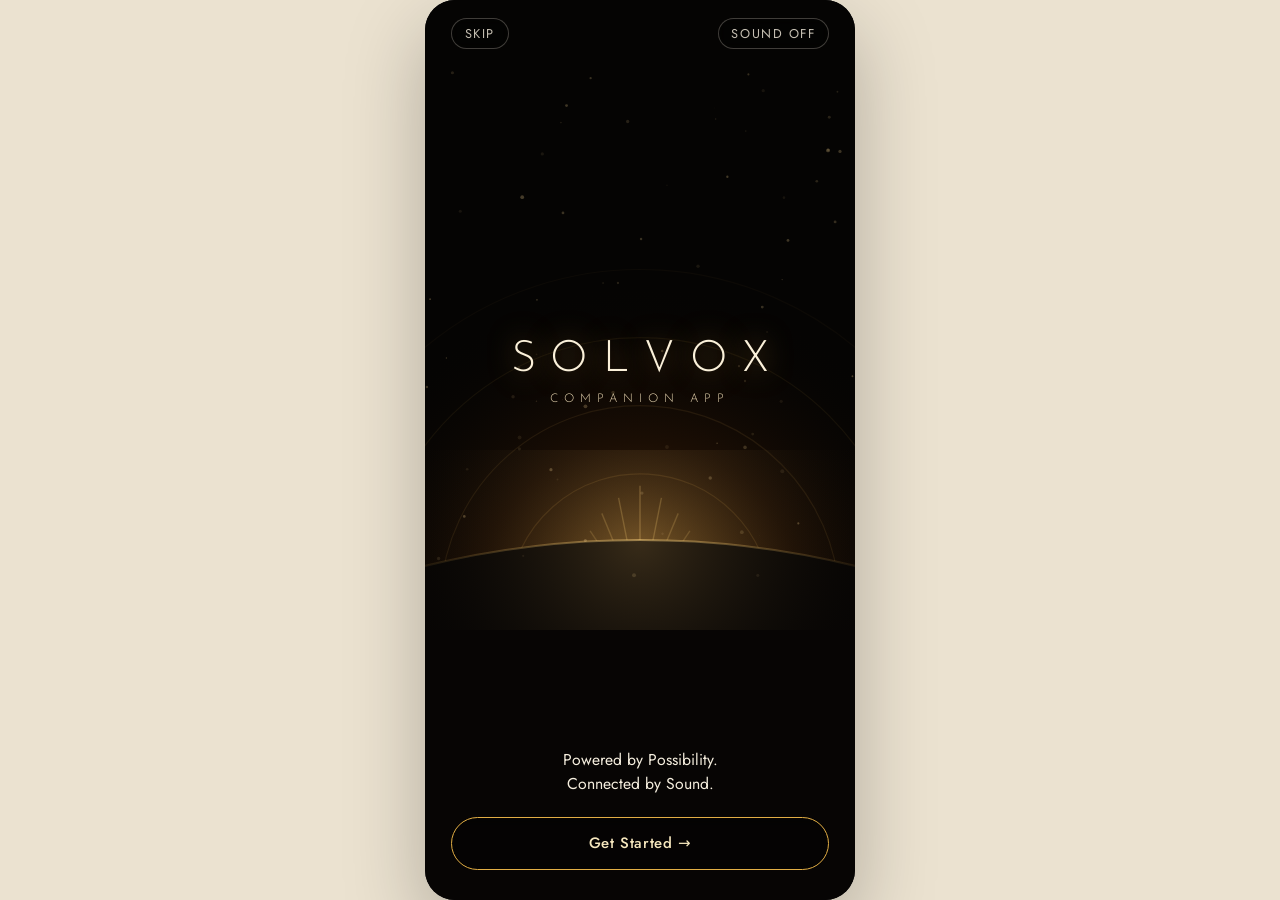
<file: index.html>
<!doctype html><html><head><meta charset=utf8><meta name=viewport content="width=device-width,initial-scale=1,viewport-fit=cover"><style>:root{color-scheme:light;box-sizing:border-box;padding-top:env(safe-area-inset-top,0px);padding-bottom:env(safe-area-inset-bottom,0px)}html{scroll-padding-top:env(safe-area-inset-top,0px)}body{margin:0;padding:0;font:14px -apple-system,BlinkMacSystemFont,sans-serif;background:#fff;color:#000}img{max-width:100%}[hidden]:not([hidden=until-found i]){display:none!important}</style></head><body>
<title>SolVox Companion</title>
<meta name="claude:viewport-fit-sides" content="cover">
<link rel="preconnect" href="https://fonts.googleapis.com">
<link rel="preconnect" href="https://fonts.gstatic.com" crossorigin>
<link href="https://fonts.googleapis.com/css2?family=Josefin+Sans:wght@300;400;600&family=Jost:wght@300;400;500;600&display=swap" rel="stylesheet">
<style>
/* Layout: one phone-shaped frame. Intro film -> welcome -> auth -> pairing -> five-tab shell with sliding overlays. */
:root{--gut:16px;--fr:30px;--ts:1;
--g1:#F5D06E;--g2:#D9A235;--glow:226,174,69;--r:22px;--r2:16px;--bg0:#EBE2D0;--bg:#FBF8F1;--bg2:#F2EBDC;--card:#FFFEFA;--bar:rgba(251,248,241,.94);--line:rgba(80,60,20,.13);
--fg:#231E14;--mut:#756A58;--gold:#E2AE45;--gold2:#B98010;--gt:#8F6204;--onGold:#2A1D04;
--ok:#2B8A57;--warn:#C0701B;--bad:#C0432F;--L:#3F7FC4;--R:#CC4F3B;--shadow:0 12px 32px rgba(120,86,20,.13);--bs:0 10px 10px rgba(60,40,10,.35);
--head:'Josefin Sans','Avenir Next',system-ui,sans-serif;--body:'Jost','Avenir Next',system-ui,-apple-system,'Segoe UI',Roboto,sans-serif}
@media (prefers-color-scheme:dark){:root:not([data-theme="light"]):not([data-app="light"]){
--bg0:#060504;--bg:#12100E;--bg2:#1A1714;--card:#1F1C18;--bar:rgba(18,16,14,.94);--line:rgba(255,236,200,.11);
--fg:#F6EFDF;--mut:#A99F89;--gold:#EDBE57;--gold2:#F4D07C;--gt:#EDBE57;--ok:#58C487;--warn:#E8A055;--bad:#E8725F;--L:#6AA5E8;--R:#EE7C68;--shadow:0 12px 32px rgba(0,0,0,.5);--bs:0 0 16px rgba(237,190,87,.3);color-scheme:dark}}
:root[data-theme="dark"]:not([data-app="light"]),:root[data-app="dark"]{
--bg0:#060504;--bg:#12100E;--bg2:#1A1714;--card:#1F1C18;--bar:rgba(18,16,14,.94);--line:rgba(255,236,200,.11);
--fg:#F6EFDF;--mut:#A99F89;--gold:#EDBE57;--gold2:#F4D07C;--gt:#EDBE57;--ok:#58C487;--warn:#E8A055;--bad:#E8725F;--L:#6AA5E8;--R:#EE7C68;--shadow:0 12px 32px rgba(0,0,0,.5);--bs:0 0 16px rgba(237,190,87,.3);color-scheme:dark}
*{box-sizing:border-box;-webkit-tap-highlight-color:transparent}
html,body{height:100%}
body{margin:0;background:var(--bg0);color:var(--fg);font:400 15px/1.4 var(--body);overflow:hidden;
padding-left:max(var(--gut),env(safe-area-inset-left,0px));padding-right:max(var(--gut),env(safe-area-inset-right,0px))}
button,input,textarea{font:inherit;color:inherit}
button{cursor:pointer;border:0;background:none;padding:0}
:focus-visible{outline:2px solid var(--gold);outline-offset:2px}
.frame{position:relative;height:100%;max-width:430px;margin:0 auto;overflow:hidden;border-radius:var(--fr);background:var(--bg);
font-size:calc(15px*var(--ts));box-shadow:0 30px 80px rgba(0,0,0,.25)}
.scr{position:absolute;inset:0;background:var(--bg);display:flex;flex-direction:column;
transition:transform .6s cubic-bezier(.22,.8,.2,1),opacity .5s ease,visibility 0s}
.scr[data-s="right"]{transform:translateX(16%) scale(.985);opacity:0;visibility:hidden;pointer-events:none;transition:transform .6s cubic-bezier(.22,.8,.2,1),opacity .5s ease,visibility 0s .6s}
.scr[data-s="left"]{transform:translateX(-10%) scale(.985);opacity:0;visibility:hidden;pointer-events:none;transition:transform .6s cubic-bezier(.22,.8,.2,1),opacity .5s ease,visibility 0s .6s}
.head{font-family:var(--head)}
.body{flex:1;min-height:0;overflow-y:auto;padding:4px 20px 28px;scrollbar-width:none;-webkit-overflow-scrolling:touch}
.body::-webkit-scrollbar{display:none}
.card{background:var(--card);border:1px solid var(--line);border-radius:var(--r);padding:16px;box-shadow:var(--shadow)}
.row{display:flex;align-items:center;gap:12px}
.sp{flex:1;min-width:0}
.mut{color:var(--mut)}
.h1{font:300 1.9em/1.1 var(--head);letter-spacing:.02em;margin:0}
.h2{font:600 1.05em var(--head);letter-spacing:.04em;margin:0}
.cap{font-size:.78em;letter-spacing:.14em;text-transform:uppercase;color:var(--mut);font-weight:500}
.btn{display:flex;align-items:center;justify-content:center;gap:10px;height:3.5em;border-radius:2em;border:1.5px solid var(--gold);width:100%;font-weight:500;letter-spacing:.04em;transition:transform .2s,box-shadow .3s,background .3s}
.btn:active{transform:scale(.97)}
.btn.gold{background:linear-gradient(135deg,var(--g1),var(--g2));color:var(--onGold);border-color:transparent;box-shadow:0 8px 24px rgba(var(--glow),.35)}
.btn.sm{height:2.8em;font-size:.92em}
.btn.dis{opacity:.45;pointer-events:none}
.link{color:var(--gt);font-weight:500;text-decoration:underline;text-underline-offset:3px}
.icbtn{width:2.8em;height:2.8em;border-radius:50%;display:grid;place-items:center;position:relative;border:1px solid var(--line);background:var(--card)}
.icbtn .dot{position:absolute;top:.55em;right:.6em;width:.6em;height:.6em;border-radius:50%;background:var(--gold);box-shadow:0 0 0 2px var(--card)}
.ic{display:block;flex:none}
.chip{display:inline-flex;align-items:center;gap:6px;padding:.45em .95em;border-radius:2em;border:1px solid var(--line);background:var(--card);font-size:.9em;transition:all .3s}
.chip.on{background:linear-gradient(135deg,var(--g1),var(--g2));color:var(--onGold);border-color:transparent;font-weight:500}
.sw{position:relative;width:3.1em;height:1.8em;flex:none}
.sw input{position:absolute;inset:0;opacity:0;margin:0;cursor:pointer;z-index:1}
.sw i{position:absolute;inset:0;border-radius:2em;background:var(--bg2);border:1px solid var(--line);transition:.3s}
.sw i::after{content:"";position:absolute;left:.2em;top:.2em;width:1.3em;height:1.3em;border-radius:50%;background:var(--mut);transition:.3s cubic-bezier(.3,1.4,.5,1)}
.sw input:checked+i{background:linear-gradient(135deg,var(--g1),var(--g2));border-color:transparent}
.sw input:checked+i::after{transform:translateX(1.3em);background:#fff}
.list>*+*{border-top:1px solid var(--line)}
.li{display:flex;align-items:center;gap:12px;padding:.9em 0;width:100%;text-align:left}
.li .ico{width:2.4em;height:2.4em;border-radius:12px;background:var(--bg2);display:grid;place-items:center;color:var(--gt);flex:none}
.li b{font-weight:500;display:block}
.li small{display:block;color:var(--mut);font-size:.82em}
.top{display:flex;align-items:center;justify-content:space-between;gap:12px;padding:14px 20px 10px}
.top .t{font:400 1.25em var(--head);letter-spacing:.06em}
/* intro */
#s-intro{background:#050403;color:#F6EFDF}
#introCv{position:absolute;inset:0;width:100%;height:100%}
.intro-ui{position:absolute;inset:0;display:flex;flex-direction:column;justify-content:space-between;padding:18px 26px 30px}
.intro-top{display:flex;justify-content:space-between}
.ghost{color:rgba(246,239,223,.8);border:1px solid rgba(246,239,223,.25);border-radius:2em;padding:.45em 1em;font-size:.85em;letter-spacing:.12em;text-transform:uppercase;background:rgba(0,0,0,.25);backdrop-filter:blur(6px)}
.intro-mid{text-align:center;margin-top:-6vh}
.wm{font:300 2.9em var(--head);letter-spacing:.34em;margin-right:-.34em;display:flex;justify-content:center;color:#FBF1DA;text-shadow:0 0 28px rgba(255,190,80,.55)}
.wm span{opacity:0;transform:translateY(14px);filter:blur(8px);animation:wl 1.1s cubic-bezier(.2,.8,.2,1) forwards}
@keyframes wl{to{opacity:1;transform:none;filter:none}}
.isub{font:300 .8em var(--head);letter-spacing:.5em;margin-top:.9em;opacity:0;animation:fi 1.2s 5.2s forwards;color:#E9D8B3}
.itag{text-align:center;font-size:1.05em;line-height:1.5;margin:0 0 22px;opacity:0;animation:fi 1.4s 5.8s forwards}
.igo{opacity:0;animation:fi 1.2s 6.6s forwards;border-color:var(--gold);color:#F6E7BE;background:rgba(0,0,0,.25);backdrop-filter:blur(6px)}
@keyframes fi{to{opacity:1}}
/* welcome */
.wel-track{flex:1;display:flex;overflow-x:auto;scroll-snap-type:x mandatory;scrollbar-width:none}
.wel-track::-webkit-scrollbar{display:none}
.wel{flex:0 0 100%;scroll-snap-align:center;display:flex;flex-direction:column;align-items:center;justify-content:center;padding:30px 34px;text-align:center;gap:14px}
.wel p{color:var(--mut);margin:0;max-width:30ch}
.art{width:220px;height:220px;border-radius:50%;display:grid;place-items:center;position:relative;margin-bottom:16px;background:radial-gradient(circle,rgba(var(--glow),.28),transparent 68%)}
.art::before,.art::after{content:"";position:absolute;inset:0;border-radius:50%;border:1px solid var(--gold);opacity:0;animation:rip 3.6s infinite}
.art::after{animation-delay:1.8s}
@keyframes rip{0%{transform:scale(.5);opacity:.7}100%{transform:scale(1.25);opacity:0}}
.wel-foot{padding:10px 26px calc(24px + env(safe-area-inset-bottom,0px));display:flex;flex-direction:column;gap:12px;align-items:center}
.dots{display:flex;gap:8px}
.dots i{width:8px;height:8px;border-radius:8px;background:var(--line);transition:all .4s}
.dots i.on{width:26px;background:var(--gold)}
/* auth */
.seg{display:grid;grid-template-columns:1fr 1fr;background:var(--bg2);border-radius:2em;padding:4px;position:relative}
.seg button{padding:.7em;border-radius:2em;position:relative;z-index:1;font-weight:500;color:var(--mut);transition:color .3s}
.seg button.on{color:var(--onGold)}
.seg .pill{position:absolute;top:4px;bottom:4px;left:4px;width:calc(50% - 4px);border-radius:2em;background:linear-gradient(135deg,var(--g1),var(--g2));transition:transform .45s cubic-bezier(.3,1.2,.4,1)}
.seg[data-t="in"] .pill{transform:translateX(100%)}
.fld{position:relative;margin-top:14px}
.fld>svg.ic{position:absolute;left:14px;top:50%;transform:translateY(-50%);color:var(--mut);pointer-events:none}
.fld input[type=text],.fld input[type=email],.fld input[type=password]{width:100%;height:3.4em;border-radius:var(--r2);border:1.5px solid var(--line);background:var(--card);padding:0 44px;outline:0;transition:border-color .3s,box-shadow .3s}
.fld input:focus{border-color:var(--gold);box-shadow:0 0 0 4px rgba(var(--glow),.18)}
.fld .eye{position:absolute;right:6px;top:50%;transform:translateY(-50%);width:2.6em;height:2.6em;display:grid;place-items:center;color:var(--mut)}
.err{color:var(--bad);font-size:.84em;min-height:1.2em;margin:6px 4px 0}
.meter{display:flex;gap:4px;margin-top:8px}
.meter i{flex:1;height:4px;border-radius:4px;background:var(--line);transition:background .3s}
.chk{display:flex;gap:10px;align-items:flex-start;margin-top:14px;font-size:.9em;color:var(--mut)}
.chk input{accent-color:var(--g2);width:1.2em;height:1.2em;margin:.1em 0 0}
/* tabs */
.tabs{position:relative;flex:1;min-height:0}
.tab{position:absolute;inset:0;display:flex;flex-direction:column;transition:transform .5s cubic-bezier(.22,.8,.2,1),opacity .4s;background:var(--bg)}
.tab[data-s="right"]{transform:translateX(9%);opacity:0;visibility:hidden;pointer-events:none;transition:transform .5s cubic-bezier(.22,.8,.2,1),opacity .4s,visibility 0s .5s}
.tab[data-s="left"]{transform:translateX(-9%);opacity:0;visibility:hidden;pointer-events:none;transition:transform .5s cubic-bezier(.22,.8,.2,1),opacity .4s,visibility 0s .5s}
.tabbar{display:flex;justify-content:space-around;padding:8px 6px calc(10px + env(safe-area-inset-bottom,0px));border-top:1px solid var(--line);background:var(--bar);backdrop-filter:blur(14px);position:relative;z-index:5}
.tabbar button{flex:1;display:flex;flex-direction:column;align-items:center;gap:3px;font-size:.68em;color:var(--mut);padding:6px 0;position:relative;transition:color .3s}
.tabbar button svg{transition:transform .4s cubic-bezier(.3,1.5,.5,1)}
.tabbar button.on{color:var(--gt)}
.tabbar button.on svg{transform:translateY(-2px) scale(1.12)}
.tabbar button::after{content:"";position:absolute;top:-9px;width:22px;height:3px;border-radius:3px;background:var(--gold);transform:scaleX(0);transition:transform .4s}
.tabbar button.on::after{transform:scaleX(1)}
/* rings */
.ring{position:relative;width:min(240px,64vw);aspect-ratio:1;margin:0 auto}
.ring>svg{width:100%;height:100%;overflow:visible}
.ring .rt{fill:none;stroke:var(--line);stroke-width:7}
.ring .rp{fill:none;stroke:url(#goldG);stroke-width:7;stroke-linecap:round;transition:stroke-dashoffset 1.2s cubic-bezier(.2,.8,.2,1);filter:drop-shadow(0 0 8px rgba(var(--glow),.55))}
.ring .rin{position:absolute;inset:0;display:flex;flex-direction:column;align-items:center;justify-content:center;gap:2px}
.ring .rin .ic{color:var(--gold);animation:spin 18s linear infinite}
@keyframes spin{to{transform:rotate(360deg)}}
.pct{font:300 3.2em/1 var(--head)}
.pct b{font-weight:300}.pct small{font-size:.45em}
.lbl{color:var(--mut);font-size:.9em}
.glow{position:absolute;inset:-14%;border-radius:50%;background:radial-gradient(circle,rgba(var(--glow),calc(.12 + .35*var(--aura,.5))),transparent 65%);animation:breathe 4s ease-in-out infinite;pointer-events:none}
@keyframes breathe{50%{transform:scale(1.07);opacity:.75}}
.buds{display:grid;grid-template-columns:1fr auto 1fr;align-items:center;gap:6px;margin-top:6px}
.budc{display:flex;flex-direction:column;align-items:center;gap:4px;font-size:.9em}
.btpill{display:flex;flex-direction:column;align-items:center;gap:4px;font-size:.78em;color:var(--mut)}
.btpill .c{width:3.2em;height:3.2em;border-radius:50%;display:grid;place-items:center;border:1.5px solid var(--gold);color:var(--gt);background:var(--card);transition:all .4s}
.btpill.off .c{border-color:var(--line);color:var(--mut)}
.g2{display:grid;grid-template-columns:1fr 1fr;gap:12px}
.tile{display:flex;flex-direction:column;align-items:flex-start;gap:10px;text-align:left;padding:16px;border-radius:var(--r);border:1px solid var(--line);background:var(--card);box-shadow:var(--shadow);transition:transform .25s}
.tile:active{transform:scale(.97)}
.tile .ico{width:2.6em;height:2.6em;border-radius:14px;background:var(--bg2);display:grid;place-items:center;color:var(--gt)}
.tile small{color:var(--mut);display:block;font-size:.8em}
.tile.gold{background:linear-gradient(135deg,var(--g1),var(--g2));color:var(--onGold);border:0}
.tile.gold .ico{background:rgba(255,255,255,.35);color:var(--onGold)}
.tile.gold small{color:rgba(42,29,4,.72)}
.ok{color:var(--ok)}.bad{color:var(--bad)}
.dotok{display:inline-block;width:8px;height:8px;border-radius:50%;background:var(--ok);margin-right:6px;box-shadow:0 0 0 4px rgba(43,138,87,.18)}
.dotok.off{background:var(--bad);box-shadow:0 0 0 4px rgba(192,67,47,.18)}
/* tune */
.dial{position:relative;width:min(230px,62vw);aspect-ratio:1;touch-action:none}
.dial>svg{width:100%;height:100%;overflow:visible;cursor:grab}
.dial .tr{fill:none;stroke:var(--line);stroke-width:9;stroke-linecap:round}
.dial .pr{fill:none;stroke:url(#goldG);stroke-width:9;stroke-linecap:round;filter:drop-shadow(0 0 6px rgba(var(--glow),.5))}
.dial .kn{fill:var(--bg);stroke:var(--gold);stroke-width:3}
.dial .mid{position:absolute;inset:0;display:flex;flex-direction:column;align-items:center;justify-content:center;pointer-events:none}
.rng{width:100%;accent-color:var(--g2)}
canvas.spec{width:100%;height:84px;display:block;border-radius:14px;background:var(--bg2)}
.scene{display:inline-flex;gap:8px;align-items:center;padding:.4em .9em;border-radius:2em;background:var(--bg2);font-size:.85em}
.scene i{width:8px;height:8px;border-radius:50%;background:var(--mut)}
.scene.live i{background:var(--ok);animation:pulse 1.2s infinite}
@keyframes pulse{50%{transform:scale(1.6);opacity:.5}}
.mrow{display:flex;align-items:center;gap:12px;width:100%;padding:.85em 12px;border-radius:var(--r2);text-align:left;border:1px solid transparent;transition:all .3s}
.mrow.on{background:var(--bg2);border-color:var(--gold)}
.mrow .rad{width:1.3em;height:1.3em;border-radius:50%;border:2px solid var(--line);margin-left:auto;transition:all .3s}
.mrow.on .rad{border-color:var(--gold);background:radial-gradient(circle,var(--gold) 45%,transparent 50%)}
/* find */
.radar{position:relative;width:100%;aspect-ratio:1;border-radius:50%;touch-action:none;background:radial-gradient(circle,rgba(var(--glow),.1),transparent 70%)}
.radar canvas{width:100%;height:100%;display:block}
.sig{display:flex;gap:3px;align-items:flex-end;height:1.1em}
.sig i{width:4px;background:var(--line);border-radius:2px;transition:background .3s}
.sig i.on{background:var(--gold)}
.badge{font-size:.72em;letter-spacing:.1em;text-transform:uppercase;padding:.3em .7em;border-radius:2em;background:var(--bg2);color:var(--mut)}
.badge.live{background:rgba(43,138,87,.15);color:var(--ok)}
.pulsebtn{position:relative}
.pulsebtn.act::after{content:"";position:absolute;inset:-4px;border-radius:2em;border:2px solid var(--gold);animation:rip 1.6s infinite}
textarea,.fld2{width:100%;border-radius:14px;border:1.5px solid var(--line);background:var(--card);padding:.7em 1em;outline:0;resize:none}
textarea:focus,.fld2:focus{border-color:var(--gold)}
/* solar */
.bars{display:flex;align-items:flex-end;gap:10px;height:96px}
.bars div{flex:1;display:flex;flex-direction:column;align-items:center;gap:6px;justify-content:flex-end;height:100%;font-size:.7em;color:var(--mut)}
.bars b{width:100%;border-radius:8px 8px 3px 3px;background:linear-gradient(180deg,var(--g1),var(--g2));transition:height 1s cubic-bezier(.2,.8,.2,1);min-height:3px}
.bars div.today b{box-shadow:0 0 14px rgba(var(--glow),.6)}
/* overlays */
.ovl{position:absolute;inset:0;background:var(--bg);display:flex;flex-direction:column;transform:translateY(100%);visibility:hidden;transition:transform .55s cubic-bezier(.22,.8,.2,1),visibility 0s .55s;z-index:20}
.ovl.open{transform:none;visibility:visible;transition:transform .55s cubic-bezier(.22,.8,.2,1),visibility 0s}
.ovl.dark{background:#060504;color:#F6EFDF}
.faq{width:100%;text-align:left;padding:.9em 0}
.faq .a{max-height:0;overflow:hidden;color:var(--mut);font-size:.92em;transition:max-height .4s,margin .4s}
.faq.open .a{max-height:220px;margin-top:8px}
.faq .ic.ch{transition:transform .3s;margin-left:auto}
.faq.open .ic.ch{transform:rotate(90deg)}
.res li{display:flex;gap:10px;align-items:center;padding:.5em 0;list-style:none}
.res{padding:0;margin:0}
.testbtn{width:min(190px,52vw);aspect-ratio:1;border-radius:50%;background:radial-gradient(circle at 35% 30%,var(--g1),var(--g2) 70%);color:var(--onGold);font:600 1.15em var(--head);letter-spacing:.06em;box-shadow:0 0 0 0 rgba(var(--glow),.5),0 16px 40px rgba(var(--glow),.4);transition:transform .15s}
.testbtn:active{transform:scale(.94)}
.lvl{height:8px;border-radius:8px;background:var(--bg2);overflow:hidden}.lvl i{display:block;height:100%;width:0;background:linear-gradient(90deg,var(--g1),var(--g2));transition:width .3s}
.solarbig{width:min(260px,70vw);aspect-ratio:1;border-radius:50%;position:relative;display:grid;place-items:center;
background:conic-gradient(from 0deg,#6b4a10,var(--g1),#6b4a10,var(--g1),#6b4a10);animation:spin 9s linear infinite;box-shadow:0 0 80px rgba(240,180,60,.55)}
.solarbig::before{content:"";position:absolute;inset:7px;border-radius:50%;background:#0a0806}
.solarbig>*{animation:spin 9s linear infinite reverse}
#toast{position:absolute;left:50%;bottom:calc(84px + env(safe-area-inset-bottom,0px));transform:translate(-50%,20px);background:#241d12;color:#F6EFDF;padding:.7em 1.2em;border-radius:2em;font-size:.88em;opacity:0;pointer-events:none;transition:.4s;z-index:60;max-width:88%;text-align:center;box-shadow:0 10px 30px rgba(0,0,0,.35);border:1px solid rgba(233,185,73,.4)}
#toast.show{opacity:1;transform:translate(-50%,0)}
.stage{position:fixed;left:-9999px}
@media (prefers-reduced-motion:reduce){*{animation-duration:.01s!important;animation-iteration-count:1!important;transition-duration:.01s!important}.wm span,.isub,.itag,.igo{opacity:1!important}}
.budimg{display:block;height:auto;filter:drop-shadow(var(--bs));animation:floaty 5.5s ease-in-out infinite;user-select:none;-webkit-user-drag:none}
.budc:nth-child(3) .budimg,.row .budimg+.budimg{animation-delay:-2.7s}
@keyframes floaty{50%{transform:translateY(-5px)}}
.led{display:inline-block;width:10px;height:10px;border-radius:50%;background:var(--bad);flex:none;box-shadow:0 0 0 3px rgba(192,67,47,.18)}
.led.on{background:#25D9C5;box-shadow:0 0 0 3px rgba(37,217,197,.22),0 0 12px #25D9C5;animation:pulse 2.2s infinite}
.led.big{width:14px;height:14px}
.strip{width:100%;display:flex;align-items:center;gap:8px;padding:7px 16px;font-size:.78em;background:var(--bg2);border-bottom:1px solid var(--line);text-align:left;flex:none}
.strip.off{background:rgba(192,67,47,.12)}
.net{padding:.15em .7em;border-radius:2em;background:rgba(43,138,87,.15);color:var(--ok);font-weight:500}
.net.offline{background:rgba(192,112,27,.18);color:var(--warn)}
.connc.off{border-color:rgba(192,67,47,.45)}
.cl{padding:.45em 0;border-bottom:1px solid var(--line);line-height:1.35}
.cl:last-child{border-bottom:0}
.cl small{color:var(--mut);margin-right:.6em;font-size:.62em;letter-spacing:.04em}
.cl.int{color:var(--mut)}
mark{background:rgba(var(--glow),.45);color:inherit;border-radius:4px;padding:0 3px}
.latest{line-height:1.25;min-height:2.6em;overflow-wrap:anywhere}
.latest-card{border-color:var(--gold)}
.capmsg{padding:.7em 1em;border-radius:14px;background:rgba(192,112,27,.14);color:var(--warn);font-size:.88em}
select.fld2{appearance:auto}
.body>.btn,.body>.g2,.body>.row,.body>.card.list,.body>.link{flex-shrink:0}
.capmsg .chip{display:inline-flex}
/* ===== LOOKS: colour packs, card styles, corners, accessibility ===== */
:root[data-look="ocean"]{--gold:#1FA7B8;--gold2:#0B7F8E;--gt:#0A6F7C;--g1:#86E3EC;--g2:#1AA4B5;--glow:31,167,184;--onGold:#032A30;--bg0:#DDEBED;--bg:#F4FAFB;--bg2:#E6F2F4;--card:#FFFFFF;--bar:rgba(244,250,251,.94);--line:rgba(10,70,80,.14)}
:root[data-look="ocean"][data-mode="dark"]{--gold:#4FD0DF;--gold2:#8FE6EF;--gt:#4FD0DF;--g1:#7FE3EE;--g2:#1C9CAD;--glow:79,208,223;--onGold:#03242A;--bg0:#04090A;--bg:#0C1315;--bg2:#131C1F;--card:#172125;--bar:rgba(12,19,21,.94);--line:rgba(210,245,250,.12)}
:root[data-look="aurora"]{--gold:#8B5CF6;--gold2:#6D3FD9;--gt:#5B2FC4;--g1:#B9A0FF;--g2:#8D63F2;--glow:139,92,246;--onGold:#1A0B3D;--bg0:#E6E0F3;--bg:#F8F5FF;--bg2:#EEE8FB;--card:#FFFFFF;--bar:rgba(248,245,255,.94);--line:rgba(60,30,120,.14)}
:root[data-look="aurora"][data-mode="dark"]{--gold:#B79BFF;--gold2:#D2C0FF;--gt:#B79BFF;--g1:#BCA6FF;--g2:#8F68F0;--glow:167,139,250;--onGold:#14092B;--bg0:#07050C;--bg:#110D1A;--bg2:#19142A;--card:#201A31;--bar:rgba(17,13,26,.94);--line:rgba(230,220,255,.12)}
:root[data-look="forest"]{--gold:#2E9E6B;--gold2:#1E7A50;--gt:#17653F;--g1:#8FE3B6;--g2:#36A877;--glow:46,158,107;--onGold:#04281A;--bg0:#DCEBE2;--bg:#F3FAF6;--bg2:#E4F2EA;--card:#FFFFFF;--bar:rgba(243,250,246,.94);--line:rgba(20,80,50,.14)}
:root[data-look="forest"][data-mode="dark"]{--gold:#4CCB8C;--gold2:#8BE6B8;--gt:#4CCB8C;--g1:#7FE0AE;--g2:#2BA06B;--glow:76,203,140;--onGold:#03200F;--bg0:#050A07;--bg:#0B1410;--bg2:#121D17;--card:#17241D;--bar:rgba(11,20,16,.94);--line:rgba(210,250,225,.12)}
:root[data-look="rose"]{--gold:#E0577E;--gold2:#B93A60;--gt:#A22E52;--g1:#FFA6BF;--g2:#E5648A;--glow:224,87,126;--onGold:#3A0618;--bg0:#F1DFE5;--bg:#FFF6F8;--bg2:#FBE8EE;--card:#FFFFFF;--bar:rgba(255,246,248,.94);--line:rgba(120,30,60,.14)}
:root[data-look="rose"][data-mode="dark"]{--gold:#F58BA8;--gold2:#FFB4C7;--gt:#F58BA8;--g1:#FFA3BC;--g2:#E5648A;--glow:245,139,168;--onGold:#2B0412;--bg0:#0A0506;--bg:#170D10;--bg2:#20141A;--card:#281A1F;--bar:rgba(23,13,16,.94);--line:rgba(255,220,230,.12)}
:root[data-look="copper"]{--gold:#C8693A;--gold2:#A04E24;--gt:#8E4119;--g1:#F2B087;--g2:#CF7040;--glow:200,105,58;--onGold:#2D1206;--bg0:#EADBCB;--bg:#FBF6F1;--bg2:#F3E8DD;--card:#FFFDFA;--bar:rgba(251,246,241,.94);--line:rgba(110,50,20,.14)}
:root[data-look="copper"][data-mode="dark"]{--gold:#E8925F;--gold2:#F3B58E;--gt:#E8925F;--g1:#F0A57A;--g2:#C8693A;--glow:232,146,95;--onGold:#2A1004;--bg0:#080504;--bg:#15100C;--bg2:#1E1712;--card:#271E17;--bar:rgba(21,16,12,.94);--line:rgba(255,230,210,.12)}
:root[data-look="graphite"]{--gold:#3A3F4A;--gold2:#1D2129;--gt:#1D2129;--g1:#8A91A0;--g2:#3A3F4A;--glow:58,63,74;--onGold:#FFFFFF;--bg0:#DEDFE3;--bg:#F6F6F7;--bg2:#ECECEE;--card:#FFFFFF;--bar:rgba(246,246,247,.94);--line:rgba(20,22,30,.14)}
:root[data-look="graphite"][data-mode="dark"]{--gold:#C9CED8;--gold2:#E4E7EE;--gt:#C9CED8;--g1:#E4E7EE;--g2:#AEB4C0;--glow:201,206,216;--onGold:#101216;--bg0:#050506;--bg:#0F1012;--bg2:#17181B;--card:#1D1F23;--bar:rgba(15,16,18,.94);--line:rgba(235,238,245,.12)}

:root[data-round="sharp"]{--r:10px;--r2:8px}
:root[data-round="round"]{--r:32px;--r2:24px}
/* glass */
:root[data-card="glass"] .scr:not(#s-intro),:root[data-card="glass"] .ovl:not(.dark){background:radial-gradient(120% 55% at 85% -5%,rgba(var(--glow),.32),transparent 60%),radial-gradient(90% 45% at -10% 105%,rgba(var(--glow),.22),transparent 60%),var(--bg)}
:root[data-card="glass"] .tab{background:transparent}
:root[data-card="glass"] .card,:root[data-card="glass"] .tile:not(.gold),:root[data-card="glass"] .icbtn,:root[data-card="glass"] .chip:not(.on){background:color-mix(in srgb,var(--card) 56%,transparent);-webkit-backdrop-filter:blur(18px) saturate(1.5);backdrop-filter:blur(18px) saturate(1.5);border-color:rgba(255,255,255,.5)}
:root[data-card="glass"][data-mode="dark"] .card,:root[data-card="glass"][data-mode="dark"] .tile:not(.gold),:root[data-card="glass"][data-mode="dark"] .icbtn{border-color:rgba(255,255,255,.14)}
/* flat */
:root[data-card="flat"] .card,:root[data-card="flat"] .tile,:root[data-card="flat"] .trcard,:root[data-card="flat"] .btn.gold{box-shadow:none}
:root[data-card="flat"] .card,:root[data-card="flat"] .tile:not(.gold){border-width:1.5px}
/* soft (raised) */
:root[data-card="soft"] .card,:root[data-card="soft"] .tile:not(.gold){background:var(--bg);border-color:transparent;box-shadow:9px 9px 20px rgba(40,40,50,.14),-9px -9px 20px rgba(255,255,255,.9)}
:root[data-card="soft"][data-mode="dark"] .card,:root[data-card="soft"][data-mode="dark"] .tile:not(.gold){box-shadow:9px 9px 20px rgba(0,0,0,.55),-6px -6px 16px rgba(255,255,255,.04)}
/* accessibility */
:root[data-hc="1"]{--fg:#000;--mut:#33302a;--line:rgba(0,0,0,.6)}
:root[data-hc="1"][data-mode="dark"]{--fg:#fff;--mut:#e4ded0;--line:rgba(255,255,255,.65)}
:root[data-hc="1"] .card,:root[data-hc="1"] .tile,:root[data-hc="1"] .btn,:root[data-hc="1"] .chip,:root[data-hc="1"] .icbtn{border-width:2px}
:root[data-motion="off"] *,:root[data-motion="off"] *::before,:root[data-motion="off"] *::after{animation-duration:.01s!important;animation-iteration-count:1!important;transition-duration:.01s!important}
/* look picker */
.looks{display:grid;grid-template-columns:repeat(4,1fr);gap:12px 10px}
.lk{display:flex;flex-direction:column;align-items:center;gap:6px;font-size:.72em;color:var(--mut);text-align:center}
.lk i{display:block;width:100%;aspect-ratio:1;border-radius:var(--r2);border:2.5px solid transparent;box-shadow:var(--shadow);transition:transform .3s,border-color .3s}
.lk.on{color:var(--fg);font-weight:600}.lk.on i{border-color:var(--fg);transform:scale(1.07)}

/* ---- scrolling panels ---- */
.tab>.body,.ovl>.body{flex:1 1 0;min-height:0;overflow-y:auto;overflow-x:hidden;overscroll-behavior:contain;touch-action:pan-y;padding-bottom:calc(28px + env(safe-area-inset-bottom,0px))}
.tab>.top,.ovl>.top{flex:none}
.card{min-width:0}
.sstats{display:grid;grid-template-columns:repeat(3,minmax(0,1fr));gap:8px;margin-top:14px}
.sstats>div{background:var(--card);border:1px solid var(--line);border-radius:var(--r2);padding:10px 6px;text-align:center}
.sstats small{display:block;color:var(--mut);font-size:.7em;letter-spacing:.05em;text-transform:uppercase}
.sstats b{display:block;margin-top:2px;font:500 1.1em var(--head);font-variant-numeric:tabular-nums}
.chipscroll{display:flex;gap:8px;margin:12px -4px 0;padding:0 4px 4px;overflow-x:auto;scroll-snap-type:x proximity;scrollbar-width:none;-webkit-overflow-scrolling:touch}
.chipscroll::-webkit-scrollbar{display:none}
.chipscroll .chip{flex:none;scroll-snap-align:start;white-space:nowrap}
.bars b{transform-origin:bottom;animation:grow .9s cubic-bezier(.2,.8,.2,1) both}
@keyframes grow{from{transform:scaleY(.05);opacity:.4}}
/* the frame must never scroll: hidden panels parked off-screen otherwise let focus/scrollIntoView shift the whole UI */
.frame{overflow:hidden;overflow:clip}
.scr,.tab,.ovl{overflow:hidden;overflow:clip}
</style>

<div class="frame" id="frame">
<svg width="0" height="0" style="position:absolute" aria-hidden="true"><defs><linearGradient id="goldG" x1="0" y1="0" x2="1" y2="1"><stop offset="0" style="stop-color:var(--g1)"/><stop offset="1" style="stop-color:var(--g2)"/></linearGradient></defs></svg>

<!-- INTRO FILM -->
<section class="scr" id="s-intro" data-s="active" aria-label="Intro">
 <canvas id="introCv"></canvas>
 <div class="intro-ui">
  <div class="intro-top"><button class="ghost" data-act="introSkip">Skip</button><button class="ghost" data-act="introSnd" id="introSnd">Sound off</button></div>
  <div class="intro-mid"><div class="wm" id="wm" aria-label="SolVox"></div><div class="isub">COMPANION APP</div></div>
  <div><p class="itag">Powered by Possibility.<br>Connected by Sound.</p><button class="btn igo" data-act="introGo">Get Started &rarr;</button></div>
 </div>
</section>

<!-- WELCOME -->
<section class="scr" id="s-welcome" data-s="right">
 <div class="top"><span class="cap">SolVox</span><button class="link" data-act="welSkip">Skip</button></div>
 <div class="wel-track" id="welTrack">
  <div class="wel"><div class="art" id="art1"></div><h2 class="h1">Hearing, powered<br>by the sun</h2><p>SolarCharge tops up your aids from natural light, so a dead battery is the last thing on your mind.</p></div>
  <div class="wel"><div class="art" id="art2"></div><h2 class="h1">Never lose<br>a bud again</h2><p>Find My Device rings, maps and guides you with sound that pans toward your aid as you turn.</p></div>
  <div class="wel"><div class="art" id="art3"></div><h2 class="h1">Tuned to<br>your ears</h2><p>A short HearPrint test shapes the sound around you. The Live Transcriber turns speech into text.</p></div>
 </div>
 <div class="wel-foot"><div class="dots" id="dots"><i class="on"></i><i></i><i></i></div><button class="btn gold" data-act="welNext" id="welNext">Next</button></div>
</section>

<!-- AUTH -->
<section class="scr" id="s-auth" data-s="right">
 <div class="body" style="padding-top:26px">
  <div class="cap">SolVox account</div>
  <h1 class="h1" id="authTitle" style="margin:6px 0 18px">Create your<br>account</h1>
  <div class="seg" id="authSeg" data-t="up"><i class="pill"></i><button class="on" data-act="authTab" data-v="up" type="button">Sign up</button><button data-act="authTab" data-v="in" type="button">Sign in</button></div>
  <form id="authForm" novalidate autocomplete="on">
   <div class="fld" id="fName"><svg class="ic" width="20" height="20" viewBox="0 0 24 24" fill="none" stroke="currentColor" stroke-width="1.6" stroke-linecap="round" stroke-linejoin="round"><path d="M12 4a4 4 0 1 0 0 8a4 4 0 0 0 0-8M4 21a8 8 0 0 1 16 0"/></svg><input type="text" id="aName" placeholder="Your name" autocomplete="name"></div>
   <div class="fld"><svg class="ic" width="20" height="20" viewBox="0 0 24 24" fill="none" stroke="currentColor" stroke-width="1.6" stroke-linecap="round" stroke-linejoin="round"><path d="M3 5h18v14H3zM3 6l9 7 9-7"/></svg><input type="email" id="aEmail" placeholder="Email address" autocomplete="email" inputmode="email"></div>
   <div class="fld"><svg class="ic" width="20" height="20" viewBox="0 0 24 24" fill="none" stroke="currentColor" stroke-width="1.6" stroke-linecap="round" stroke-linejoin="round"><path d="M6 11h12v10H6zM8 11V8a4 4 0 0 1 8 0v3"/></svg><input type="password" id="aPass" placeholder="Password" autocomplete="current-password"><button type="button" class="eye" data-act="togglePass" aria-label="Show password" id="eyeBtn"></button></div>
   <div class="meter" id="meter"><i></i><i></i><i></i><i></i></div>
   <label class="chk" id="fTerms"><input type="checkbox" id="aTerms"><span>I agree to the Terms and the Privacy Policy. My data stays on this device in this demo.</span></label>
   <div class="err" id="authErr" role="alert"></div>
   <button class="btn gold" type="submit" style="margin-top:8px" id="authGo">Create account</button>
  </form>
  <div style="text-align:center;margin-top:16px;display:flex;flex-direction:column;gap:12px">
   <button class="link" data-act="forgot" id="forgotBtn" hidden>Forgot password?</button>
   <button class="btn sm" data-act="guest">Continue as guest</button>
  </div>
 </div>
</section>

<!-- PAIR -->
<section class="scr" id="s-pair" data-s="right">
 <div class="body" style="display:flex;flex-direction:column;align-items:center;justify-content:center;text-align:center;gap:16px">
  <div class="art" style="width:240px;height:240px" id="pairArt"></div>
  <h1 class="h1">Connect your<br>SolVox buds</h1>
  <p class="mut" style="max-width:30ch;margin:0" id="pairMsg">Put your buds in pairing mode, then choose them from the Bluetooth list.</p>
  <div style="width:100%;display:flex;flex-direction:column;gap:12px;margin-top:8px">
   <div id="pairList" style="display:flex;flex-direction:column;gap:8px;width:100%"></div>
   <button class="btn gold" data-act="pairReal" id="pairRealBtn">Pair with Bluetooth</button>
   <button class="btn" data-act="pairDemo">Use demo buds</button>
  </div>
 </div>
</section>

<!-- SHELL -->
<section class="scr" id="s-shell" data-s="right">
 <button class="strip" id="strip" data-act="stripTap" aria-live="polite"></button>
 <div class="tabs" id="tabs">
  <div class="tab" id="tab-home" data-s="active"></div>
  <div class="tab" id="tab-tune" data-s="right"></div>
  <div class="tab" id="tab-find" data-s="right"></div>
  <div class="tab" id="tab-solar" data-s="right"></div>
  <div class="tab" id="tab-me" data-s="right"></div>
 </div>
 <nav class="tabbar" id="tabbar" aria-label="Main"></nav>
</section>

<!-- OVERLAYS -->
<section class="ovl" id="o-hearing"></section>
<section class="ovl" id="o-alerts"></section>
<section class="ovl" id="o-personal"></section>
<section class="ovl" id="o-help"></section>
<section class="ovl" id="o-test"></section>
<section class="ovl dark" id="o-solar"></section>
<section class="ovl" id="o-caps"></section>
<div id="toast" role="status" aria-live="polite"></div>
</div>

<script>
(()=>{
'use strict';
const $=(s,r=document)=>r.querySelector(s),$$=(s,r=document)=>[...r.querySelectorAll(s)];
const clamp=(v,a,b)=>Math.min(b,Math.max(a,v)),lerp=(a,b,t)=>a+(b-a)*t,ease=t=>1-Math.pow(1-t,3);
const esc=s=>String(s).replace(/[&<>"']/g,c=>({'&':'&amp;','<':'&lt;','>':'&gt;','"':'&quot;',"'":'&#39;'}[c]));
const root=document.documentElement,frame=$('#frame');
const cvar=n=>getComputedStyle(root).getPropertyValue(n).trim();
/* safety net for browsers without overflow:clip: snap any shifted layer straight back */
frame.addEventListener('scroll',e=>{const t=e.target;if(t&&t.classList&&(t===frame||t.classList.contains('scr')||t.classList.contains('tab')||t.classList.contains('ovl'))){if(t.scrollTop)t.scrollTop=0;if(t.scrollLeft)t.scrollLeft=0}},true);
document.addEventListener('focusin',()=>{requestAnimationFrame(()=>{[frame,...$$('.scr,.tab,.ovl')].forEach(t=>{if(t.scrollTop)t.scrollTop=0;if(t.scrollLeft)t.scrollLeft=0})})});
/* ---------- state ---------- */
const KEY='solvox.v1';
const DEF={user:null,theme:'auto',ts:1,haptics:true,notif:{battery:true,conn:true,update:false},push:false,vol:70,mode:'normal',auto:false,nr:true,wind:false,dir:false,
lost:false,lostMsg:'',sep:true,sunSrc:'auto',backup:false,bat:{L:85,R:83},hist:[22,31,18,40,27,35,12],hear:null,last:null,note:'',alerts:[],usage:405,dev:null,flags:{low:false,full:false,sep:false}};
let S;try{S=Object.assign({},DEF,JSON.parse(localStorage.getItem(KEY)||'{}'));}catch(e){S=Object.assign({},DEF);}
S.notif=Object.assign({},DEF.notif,S.notif);S.look=S.look||'gold';S.card=S.card||'classic';S.round=S.round||'soft';S.hc=!!S.hc;S.calm=!!S.calm;S.flags=Object.assign({},DEF.flags,S.flags);S.bat=Object.assign({},DEF.bat,S.bat);
let st=0;const save=()=>{clearTimeout(st);st=setTimeout(()=>{try{localStorage.setItem(KEY,JSON.stringify(S))}catch(e){}},300)};
const users=()=>{try{return JSON.parse(localStorage.getItem('solvox.users')||'[]')}catch(e){return[]}};
const saveUsers=u=>{try{localStorage.setItem('solvox.users',JSON.stringify(u))}catch(e){}};
/* ---------- icons ---------- */
const P={sun:'<circle cx="12" cy="12" r="4"/><path d="M12 2v2M12 20v2M2 12h2M20 12h2M4.9 4.9l1.4 1.4M17.7 17.7l1.4 1.4M4.9 19.1l1.4-1.4M17.7 6.3l1.4-1.4"/>',
home:'<path d="M3 11l9-8 9 8v9a1 1 0 0 1-1 1h-5v-6H9v6H4a1 1 0 0 1-1-1z"/>',
tune:'<path d="M4 6h8M16 6h4M4 12h3M11 12h9M4 18h11M19 18h1"/><circle cx="14" cy="6" r="2"/><circle cx="9" cy="12" r="2"/><circle cx="17" cy="18" r="2"/>',
find:'<circle cx="12" cy="12" r="3"/><circle cx="12" cy="12" r="8"/><path d="M12 1.5v3M12 19.5v3M1.5 12h3M19.5 12h3"/>',
bell:'<path d="M6 9a6 6 0 1 1 12 0c0 6 2 7 2 7H4s2-1 2-7M10 20a2 2 0 0 0 4 0"/>',
gear:'<circle cx="12" cy="12" r="3"/><path d="M12 2.5v2.4M12 19.1v2.4M2.5 12h2.4M19.1 12h2.4M5.3 5.3L7 7M17 17l1.7 1.7M5.3 18.7L7 17M17 7l1.7-1.7"/><circle cx="12" cy="12" r="7"/>',
bt:'<path d="M7 7l10 10-5 5V2l5 5L7 17"/>',ear:'<path d="M7 9a5 5 0 0 1 10 0c0 3-3 3.5-3 6.5a2.5 2.5 0 0 1-5 0M10 9a2 2 0 0 1 4 0"/>',
bolt:'<path d="M13 2L4 14h7l-1 8 9-12h-7z"/>',moon:'<path d="M20 14A8 8 0 1 1 10 4a6.5 6.5 0 0 0 10 10z"/>',
chat:'<path d="M4 5h16v11H9l-5 4z"/>',mic:'<path d="M12 3a3 3 0 0 1 3 3v5a3 3 0 0 1-6 0V6a3 3 0 0 1 3-3M5 11a7 7 0 0 0 14 0M12 18v3"/>',
bat:'<path d="M3 8h15v8H3zM21 11v2"/>',chev:'<path d="M9 6l6 6-6 6"/>',back:'<path d="M15 6l-6 6 6 6"/>',check:'<path d="M5 12l5 5 9-10"/>',
play:'<path d="M7 4l13 8-13 8z"/>',pin:'<path d="M12 21s-7-6.2-7-11a7 7 0 0 1 14 0c0 4.8-7 11-7 11"/><circle cx="12" cy="10" r="2.5"/>',
eye:'<path d="M2 12s4-7 10-7 10 7 10 7-4 7-10 7S2 12 2 12"/><circle cx="12" cy="12" r="3"/>',eyeoff:'<path d="M2 12s4-7 10-7 10 7 10 7-4 7-10 7S2 12 2 12"/><circle cx="12" cy="12" r="3"/><path d="M3 3l18 18"/>',
user:'<path d="M12 4a4 4 0 1 0 0 8a4 4 0 0 0 0-8M4 21a8 8 0 0 1 16 0"/>',vol:'<path d="M4 9v6h4l5 4V5L8 9zM16 9a4 4 0 0 1 0 6"/>',
minus:'<path d="M5 12h14"/>',plus:'<path d="M12 5v14M5 12h14"/>',wave:'<path d="M4 10v4M8 6v12M12 3v18M16 7v10M20 10v4"/>',
shield:'<path d="M12 3l8 3v6c0 5-4 8-8 9-4-1-8-4-8-9V6z"/><path d="M9 12l2 2 4-4"/>',help:'<circle cx="12" cy="12" r="9"/><path d="M9.5 9.5a2.5 2.5 0 1 1 3.5 2.3c-.8.4-1 .9-1 1.7M12 17h0"/>',
nav:'<path d="M12 3l6 17-6-4-6 4z"/>',x:'<path d="M6 6l12 12M18 6L6 18"/>',moon2:'<path d="M20 14A8 8 0 1 1 10 4a6.5 6.5 0 0 0 10 10z"/>',
flag:'<path d="M5 21V4M5 4h11l-2 4 2 4H5"/>',trash:'<path d="M4 7h16M9 7V4h6v3M6 7l1 13h10l1-13"/>',out:'<path d="M9 4H4v16h5M16 8l4 4-4 4M20 12H9"/>',
copy:'<rect x="8" y="8" width="12" height="12" rx="2"/><path d="M16 8V5a1 1 0 0 0-1-1H5a1 1 0 0 0-1 1v10a1 1 0 0 0 1 1h3"/>',
lock:'<path d="M6 11h12v10H6zM8 11V8a4 4 0 0 1 8 0v3"/>',scan:'<path d="M4 8V5a1 1 0 0 1 1-1h3M16 4h3a1 1 0 0 1 1 1v3M20 16v3a1 1 0 0 1-1 1h-3M8 20H5a1 1 0 0 1-1-1v-3M4 12h16"/>'};
const ic=(n,s=22)=>`<svg class="ic" width="${s}" height="${s}" viewBox="0 0 24 24" fill="none" stroke="currentColor" stroke-width="1.6" stroke-linecap="round" stroke-linejoin="round" aria-hidden="true">${P[n]||''}</svg>`;
const IMG={L:'[data-uri]',R:'[data-uri]'};
const bud=(side='L',w=70)=>`<img class="budimg" src="${IMG[side]}" width="${w}" alt="${side==='L'?'Left':'Right'} SolVox bud" draggable="false">`;
/* ---------- helpers ---------- */
let toastT=0;const toast=m=>{const t=$('#toast');t.textContent=m;t.classList.add('show');clearTimeout(toastT);toastT=setTimeout(()=>t.classList.remove('show'),2800)};
const vib=p=>{if(S.haptics&&navigator.vibrate)try{navigator.vibrate(p)}catch(e){}};
const hour=()=>{const d=new Date();return d.getHours()+d.getMinutes()/60};
const sunF=(h=hour())=>h>=6&&h<=18?Math.max(0,Math.sin(Math.PI*(h-6)/12)):0;
const greet=()=>{const h=new Date().getHours();return h<12?'Good morning':h<18?'Good afternoon':'Good evening'};
const fmtT=t=>{const d=new Date(t);return d.toLocaleString([], {weekday:'short',hour:'2-digit',minute:'2-digit'})};
const connected=()=>!!(S.dev&&S.dev.connected);
const avgBat=()=>(S.bat.L+S.bat.R)/2;
const C84=2*Math.PI*84;
const ring=(p,label)=>`<div class="ring" data-ring><div class="glow"></div><svg viewBox="0 0 200 200"><circle class="rt" cx="100" cy="100" r="84"/><circle class="rp" cx="100" cy="100" r="84" stroke-dasharray="${C84}" stroke-dashoffset="${C84*(1-p/100)}" transform="rotate(-90 100 100)"/></svg><div class="rin">${ic('sun',30)}<div class="pct"><b>${Math.round(p)}</b><small>%</small></div><div class="lbl">${label}</div></div></div>`;
const setRings=()=>{$$('[data-ring]').forEach(r=>{const own=r.dataset.ring||'avg';const p=own==='avg'?avgBat():own==='L'?S.bat.L:S.bat.R;const c=$('.rp',r);if(c)c.setAttribute('stroke-dashoffset',C84*(1-p/100));const b=$('.pct b',r);if(b)b.textContent=Math.round(p)})};
/* ---------- router ---------- */
let cur='s-intro';
function show(id,dir=1){if(id===cur)return;const a=$('#'+cur),b=$('#'+id);b.style.transition='none';b.dataset.s=dir>0?'right':'left';void b.offsetWidth;b.style.transition='';b.dataset.s='active';a.dataset.s=dir>0?'left':'right';cur=id;if(id==='s-intro')startIntro();else stopIntro()}
const TABS=['home','tune','find','solar','me'];let curTab='home';
const TLAB={home:'Home',tune:'SoundTune',find:'Find',solar:'Solar',me:'Settings'};
const TIC={home:'home',tune:'tune',find:'find',solar:'sun',me:'gear'};
function tab(n){if(n===curTab)return;const a=$('#tab-'+curTab),b=$('#tab-'+n),d=TABS.indexOf(n)>TABS.indexOf(curTab)?1:-1;b.style.transition='none';b.dataset.s=d>0?'right':'left';void b.offsetWidth;b.style.transition='';b.dataset.s='active';a.dataset.s=d>0?'left':'right';curTab=n;$$('#tabbar button').forEach(x=>x.classList.toggle('on',x.dataset.v===n));vib(8);if(n==='find')syncFind();if(n==='solar')renderSolar();if(n!=='tune'&&false)0}
const OV={hearing:()=>renderHearing(),alerts:()=>renderAlerts(),personal:()=>renderPersonal(),help:()=>renderHelp(),test:()=>renderTestIntro(),solar:()=>renderSolarFull(),caps:()=>renderCaps()};
function openO(n){OV[n]&&OV[n]();$('#o-'+n).classList.add('open');vib(8)}
function closeO(n){$('#o-'+n).classList.remove('open');if(n==='test')abortTest();if(n==='caps')stopCaps();if(n==='alerts'){S.alerts.forEach(a=>a.read=true);save();renderHome()}}
/* ---------- alerts ---------- */
function addAlert(type,title,msg,force){const pref={battery:S.notif.battery,conn:S.notif.conn,update:S.notif.update,find:true}[type];if(pref===false&&!force)return;
S.alerts.unshift({t:Date.now(),type,title,msg,read:false});S.alerts=S.alerts.slice(0,40);save();toast(title);vib([60,40,60]);renderHome();
if(S.push&&'Notification'in window&&Notification.permission==='granted'){try{new Notification(title,{body:msg})}catch(e){}}}
/* ---------- intro film ---------- */
const cv=$('#introCv'),cx=cv.getContext('2d');let introRaf=0,introT0=0,introOn=false,soundOn=false,iaud=null;
const WM='SOLVOX';$('#wm').innerHTML=[...WM].map((c,i)=>`<span style="animation-delay:${3.6+i*.14}s">${c}</span>`).join('');
const parts=Array.from({length:70},()=>({x:Math.random(),y:Math.random(),r:Math.random()*1.6+.4,v:Math.random()*.02+.005,p:Math.random()*6}));
function sizeCv(){const d=Math.min(devicePixelRatio||1,2),r=cv.getBoundingClientRect();cv.width=Math.max(2,r.width*d);cv.height=Math.max(2,r.height*d)}
function introFrame(now){if(!introOn)return;const t=Math.max(0,(now-introT0)/1000),w=cv.width,h=cv.height,d=w/(cv.getBoundingClientRect().width||w);
const e=ease(clamp(t/5.2,0,1)),hy=h*.6,x=w/2;cx.clearRect(0,0,w,h);cx.fillStyle='#050403';cx.fillRect(0,0,w,h);
const sy=hy+(1-e)*h*.16-e*h*.005;
let g=cx.createRadialGradient(x,sy,0,x,sy,w*(.18+1.1*e));g.addColorStop(0,`rgba(255,226,150,${.2+.8*e})`);g.addColorStop(.18,`rgba(255,170,60,${.55*e})`);g.addColorStop(.5,`rgba(150,70,10,${.28*e})`);g.addColorStop(1,'rgba(0,0,0,0)');cx.fillStyle=g;cx.fillRect(0,0,w,h);
/* rays */
cx.save();cx.translate(x,sy);for(let i=-7;i<=7;i++){const a=i*Math.PI/16-Math.PI/2,len=w*(.12+.3*e)*(1-Math.abs(i)/12);cx.strokeStyle=`rgba(255,210,120,${.5*e*(1-Math.abs(i)/9)})`;cx.lineWidth=1.4*d;cx.beginPath();cx.moveTo(Math.cos(a)*w*.05,Math.sin(a)*w*.05);cx.lineTo(Math.cos(a)*len,Math.sin(a)*len);cx.stroke()}cx.restore();
/* sound ripples */
for(let k=0;k<6;k++){const ph=((t*.28+k/6)%1),r=ph*w*.95;cx.strokeStyle=`rgba(240,190,90,${(1-ph)*.34*e})`;cx.lineWidth=1.2*d;cx.beginPath();cx.arc(x,sy,r,Math.PI*1.02,Math.PI*1.98);cx.stroke()}
/* planet */
const R=w*2.1;cx.fillStyle='#070504';cx.beginPath();cx.arc(x,hy+R,R,0,7);cx.fill();
const rim=cx.createLinearGradient(x-w*.6,hy,x+w*.6,hy);rim.addColorStop(0,'rgba(255,190,80,0)');rim.addColorStop(.5,`rgba(255,215,130,${.95*e})`);rim.addColorStop(1,'rgba(255,190,80,0)');
cx.strokeStyle=rim;cx.lineWidth=2.2*d;cx.beginPath();cx.arc(x,hy+R,R,Math.PI*1.4,Math.PI*1.6);cx.stroke();
const hz=cx.createRadialGradient(x,hy,0,x,hy,w*.6);hz.addColorStop(0,`rgba(255,200,110,${.38*e})`);hz.addColorStop(1,'rgba(0,0,0,0)');cx.fillStyle=hz;cx.fillRect(0,hy-h*.1,w,h*.2);
/* dust */
parts.forEach(p=>{p.y-=p.v*.003;if(p.y<0)p.y=1;const a=(.2+.5*Math.sin(t*1.3+p.p)**2)*e;cx.fillStyle=`rgba(255,220,150,${a*.7})`;cx.beginPath();cx.arc(p.x*w,p.y*h*.6+h*.05,p.r*d,0,7);cx.fill()});
introRaf=requestAnimationFrame(introFrame)}
function startIntro(){introOn=true;sizeCv();introT0=performance.now()-(matchMedia('(prefers-reduced-motion: reduce)').matches?6000:0);cancelAnimationFrame(introRaf);introRaf=requestAnimationFrame(introFrame);$$('.wm span,.isub,.itag,.igo').forEach(n=>{n.style.animation='none';void n.offsetWidth;n.style.animation=''})}
function stopIntro(){introOn=false;cancelAnimationFrame(introRaf);stopSwell()}
function swell(){try{const c=aud();stopSwell();const n=c.currentTime,m=c.createGain();m.gain.setValueAtTime(0,n);m.gain.linearRampToValueAtTime(.16,n+3.5);m.gain.linearRampToValueAtTime(.09,n+9);m.connect(c.destination);const lp=c.createBiquadFilter();lp.type='lowpass';lp.frequency.setValueAtTime(300,n);lp.frequency.exponentialRampToValueAtTime(2600,n+5);lp.connect(m);
const os=[110,164.8,220,277.2,329.6].map((f,i)=>{const o=c.createOscillator();o.type=i%2?'triangle':'sine';o.frequency.value=f;const g=c.createGain();g.gain.value=.5/(i+1);o.connect(g);g.connect(lp);o.start(n);return o});
[0,.35,.7,1.05].forEach((o,i)=>{const t=n+5.2+o,f=[659.3,783.99,987.8,1318.5][i];const oo=c.createOscillator(),gg=c.createGain();oo.frequency.value=f;gg.gain.setValueAtTime(0,t);gg.gain.linearRampToValueAtTime(.12,t+.02);gg.gain.exponentialRampToValueAtTime(.0001,t+2.4);oo.connect(gg);gg.connect(c.destination);oo.start(t);oo.stop(t+2.5)});
iaud={os,m}}catch(e){}}
function stopSwell(){if(!iaud)return;try{const c=A.ctx;iaud.m.gain.cancelScheduledValues(c.currentTime);iaud.m.gain.setTargetAtTime(0,c.currentTime,.3);const o=iaud.os;setTimeout(()=>o.forEach(x=>{try{x.stop()}catch(e){}}),1500)}catch(e){}iaud=null}
/* ---------- welcome ---------- */
const arts={art1:`<div style="position:relative;z-index:1">${ic('sun',70)}</div>`,art2:`<div class="row" style="gap:6px;position:relative;z-index:1">${bud('L',100)}${bud('R',100)}</div>`,art3:`<div style="position:relative;z-index:1;color:var(--gold)">${ic('wave',74)}</div>`};
Object.keys(arts).forEach(k=>{$('#'+k).innerHTML=arts[k]});$('#art1 svg').style.color='var(--gold)';
$('#pairArt').innerHTML=`<div class="row" style="gap:6px;position:relative;z-index:1">${bud('L',104)}<div style="color:var(--gt)">${ic('bt',30)}</div>${bud('R',104)}</div>`;
let wi=0;const wt=$('#welTrack');
function welUpdate(){wi=Math.round(wt.scrollLeft/wt.clientWidth);$$('#dots i').forEach((d,i)=>d.classList.toggle('on',i===wi));$('#welNext').textContent=wi===2?'Continue':'Next'}
wt.addEventListener('scroll',()=>{clearTimeout(wt._t);wt._t=setTimeout(welUpdate,60)});
function welNext(){if(wi<2){wt.scrollTo({left:(wi+1)*wt.clientWidth,behavior:'smooth'})}else{toAuth()}}
function toAuth(){if(S.user){afterAuth()}else show('s-auth')}
/* ---------- auth ---------- */
let mode='up';
async function hash(p,salt){try{if(crypto&&crypto.subtle){const b=await crypto.subtle.digest('SHA-256',new TextEncoder().encode(salt+':'+p));return[...new Uint8Array(b)].map(x=>x.toString(16).padStart(2,'0')).join('')}}catch(e){}let h=2166136261;const s=salt+':'+p;for(let i=0;i<s.length;i++){h^=s.charCodeAt(i);h=Math.imul(h,16777619)}return 'f'+(h>>>0).toString(16)}
const strength=p=>{let s=0;if(p.length>=8)s++;if(/[A-Z]/.test(p)&&/[a-z]/.test(p))s++;if(/\d/.test(p))s++;if(/[^A-Za-z0-9]/.test(p)||p.length>=12)s++;return s};
function authMode(m){mode=m;const up=m==='up';$('#authSeg').dataset.t=m;$$('#authSeg button').forEach(b=>b.classList.toggle('on',b.dataset.v===m));$('#authTitle').innerHTML=up?'Create your<br>account':'Welcome<br>back';$('#fName').hidden=!up;$('#fTerms').hidden=!up;$('#meter').hidden=!up;$('#forgotBtn').hidden=up;$('#authGo').textContent=up?'Create account':'Sign in';$('#aPass').autocomplete=up?'new-password':'current-password';$('#authErr').textContent=''}
$('#eyeBtn').innerHTML=ic('eye',20);
$('#aPass').addEventListener('input',e=>{const s=mode==='up'?strength(e.target.value):0;$$('#meter i').forEach((i,n)=>i.style.background=n<s?['#C0432F','#E0902B','#C8B22B','#2B8A57'][s-1]:'')});
$('#authForm').addEventListener('submit',async ev=>{ev.preventDefault();const em=$('#aEmail').value.trim().toLowerCase(),pw=$('#aPass').value,nm=$('#aName').value.trim(),err=m=>{$('#authErr').textContent=m;vib(40)};
if(mode==='up'&&nm.length<2)return err('Enter your name.');if(!/^[^\s@]+@[^\s@]+\.[^\s@]{2,}$/.test(em))return err('Enter a valid email address.');
if(pw.length<8)return err('Password needs at least 8 characters.');
const U=users();
if(mode==='up'){if(strength(pw)<2)return err('Add numbers or capital letters to strengthen the password.');if(!$('#aTerms').checked)return err('Please accept the Terms to continue.');if(U.some(u=>u.email===em))return err('That email already has an account. Try signing in.');
const salt=Math.random().toString(36).slice(2);U.push({name:nm,email:em,salt,h:await hash(pw,salt)});saveUsers(U);S.user={name:nm,email:em};}
else{const u=U.find(u=>u.email===em);if(!u)return err('No account found for that email. Try signing up.');if(u.h!==await hash(pw,u.salt))return err('Wrong password. Try again or reset it.');S.user={name:u.name,email:em};}
$('#authErr').textContent='';save();afterAuth()});
function afterAuth(){toast('Welcome, '+S.user.name.split(' ')[0]);vib(20);if(S.dev){enter()}else show('s-pair')}
/* ---------- pairing ---------- */
const BT={dev:null,rssi:null,rssiT:0};
const IOS=/iPad|iPhone|iPod/.test(navigator.userAgent)||(navigator.platform==='MacIntel'&&navigator.maxTouchPoints>1);
const PAIRTXT=navigator.bluetooth?'Put your buds in pairing mode, then choose them from the Bluetooth list.':'First connect your buds in '+(IOS?'iPhone Settings > Bluetooth':'your phone Bluetooth settings')+'. Then tap Detect my buds.';
let sysT=0;
async function sysList(ask){try{const md=navigator.mediaDevices;if(!md||!md.enumerateDevices)return null;let devs=await md.enumerateDevices();if(ask&&!devs.some(d=>d.label)){const st=await md.getUserMedia({audio:true});st.getTracks().forEach(t=>t.stop());devs=await md.enumerateDevices()}
if(!devs.some(d=>d.label))return null;return devs.filter(d=>(d.kind==='audioinput'||d.kind==='audiooutput')&&d.label&&!/^(default|communications|iphone|ipad|built-?in|macbook|internal)/i.test(d.label.trim())).map(d=>d.label).filter((v,i,a)=>a.indexOf(v)===i)}catch(e){return null}}
async function sysCheck(){if(!S.dev||!S.dev.sys)return;const l=await sysList(false);if(l===null)return;const here=l.includes(S.dev.devLabel);if(here!==connected())setConn(here,false)}
function startSysWatch(){clearInterval(sysT);if(!S.dev||!S.dev.sys)return;sysT=setInterval(sysCheck,4000);try{navigator.mediaDevices.addEventListener('devicechange',sysCheck)}catch(e){}}
function pickSys(name){S.dev={name,real:false,sys:true,connected:true,devLabel:name};S.bat={L:85,R:83};enter();startSysWatch()}
async function pairSystem(){const pm=$('#pairMsg');$('#pairList').innerHTML='';pm.textContent='Looking for your buds…';const l=await sysList(true);
if(l===null){pm.textContent='SolVox needs microphone access to see which Bluetooth audio device is connected. Allow it, then tap Detect again.';return}
if(!l.length){pm.textContent='No Bluetooth buds found yet. Open '+(IOS?'iPhone Settings > Bluetooth':'Bluetooth settings')+', tap your buds so they say Connected, then come back and tap Detect again.';return}
if(l.length===1)return pickSys(l[0]);pm.textContent='Choose your buds:';$('#pairList').innerHTML=l.map(n=>`<button class="btn sm" data-act="pickSys" data-v="${esc(n)}">${esc(n)}</button>`).join('')}
function enter(){S.dev=S.dev||{name:'SolVox Buds',real:false,connected:true};S.dev.connected=true;save();buildShell();show('s-shell')}
function pairDemo(){S.dev={name:'SolVox Demo Buds',real:false,connected:true};S.bat={L:85,R:83};enter()}
async function pairReal(){if(!navigator.bluetooth)return pairSystem();
$('#pairMsg').textContent='Searching…';
try{const d=await navigator.bluetooth.requestDevice({acceptAllDevices:true,optionalServices:['battery_service']});BT.dev=d;S.dev={name:d.name||'Bluetooth buds',real:true,connected:true};
d.addEventListener('gattserverdisconnected',()=>setConn(false));
try{const srv=await d.gatt.connect();try{const sv=await srv.getPrimaryService('battery_service'),ch=await sv.getCharacteristic('battery_level'),v=await ch.readValue();S.bat.L=S.bat.R=v.getUint8(0)}catch(e){}}catch(e){}
try{if(d.watchAdvertisements){d.addEventListener('advertisementreceived',e=>{BT.rssi=e.rssi;BT.rssiT=Date.now()});await d.watchAdvertisements()}}catch(e){}
enter()}catch(e){$('#pairMsg').textContent=PAIRTXT;toast(e&&e.name==='NotFoundError'?'No device chosen.':'Bluetooth pairing is blocked here. Try demo buds.')}}
async function setConn(v,silent){if(!S.dev)return;if(v&&S.dev.sys){const l=await sysList(true);if(!l||!l.includes(S.dev.devLabel)){toast('Buds not found. Connect them in '+(IOS?'iPhone Settings > Bluetooth':'Bluetooth settings')+', then tap again.');return}}if(v&&S.dev.real&&BT.dev&&BT.dev.gatt){try{await BT.dev.gatt.connect()}catch(e){toast('Could not reach the buds. Move closer and retry.');return}}
const was=S.dev.connected;S.dev.connected=v;save();if(was===v)return;
if(!v){captureLoc(true);stopLive();stopRing();stopGuide();if(!silent)addAlert('conn','Hearing aids disconnected','Last seen location saved. Open Find My Device to look for them.')}
else{if(!silent)addAlert('conn','Hearing aids connected','Both buds are ready.');if(S.lost){S.lost=false;addAlert('find','Found your buds','They reconnected while Lost mode was on.',true)}}
renderHome();syncFind();renderTuneState();capStatus()}
/* ---------- audio engine ---------- */
const A={ctx:null,g:{},src:null,stream:null,mode:null,demo:null,bands:[]};
const BF=[500,1000,2000,4000,8000];
function aud(){if(A.ctx){if(A.ctx.state==='suspended')A.ctx.resume();return A.ctx}
const AC=window.AudioContext||window.webkitAudioContext;if(!AC)throw new Error('no audio');const c=A.ctx=new AC(),g=A.g;
const bq=(t,f,q)=>{const n=c.createBiquadFilter();n.type=t;n.frequency.value=f;if(q)n.Q.value=q;return n};
g.inp=c.createGain();g.anIn=c.createAnalyser();g.anIn.fftSize=1024;g.hp=bq('highpass',60,.7);g.lo=bq('lowshelf',250);g.md=bq('peaking',2000,.9);g.hi=bq('highshelf',4500);
A.bands=BF.map(f=>bq('peaking',f,1.1));g.lp=bq('lowpass',12000,.7);g.cp=c.createDynamicsCompressor();g.vol=c.createGain();g.an=c.createAnalyser();g.an.fftSize=1024;g.an.smoothingTimeConstant=.78;
let n=g.inp;g.inp.connect(g.anIn);[g.hp,g.lo,g.md,g.hi,...A.bands,g.lp,g.cp,g.vol,g.an].forEach(x=>{n.connect(x);n=x});g.an.connect(c.destination);
applyDSP();applyProfile();return c}
function applyDSP(){if(!A.ctx)return;const g=A.g,t=A.ctx.currentTime,set=(p,v)=>p.setTargetAtTime(v,t,.08);
let hp=60,lo=0,md=0,mf=2000,hi=0,lp=12000,th=-28,ra=3,mq=.9;
if(S.mode==='conversation'){md=6;mf=2300;lo=-4;hi=3;hp=150;th=-32;ra=4}
if(S.mode==='noisy'){hp=220;lo=-9;md=3;hi=-3;lp=6500;th=-42;ra=7}
if(S.nr){lp=Math.min(lp,7500);hp=Math.max(hp,120);ra+=2}
if(S.wind)hp=Math.max(hp,320);
if(S.dir){md+=3;mq=1.7}
set(g.hp.frequency,hp);set(g.lo.gain,lo);set(g.md.gain,md);set(g.md.frequency,mf);set(g.md.Q,mq);set(g.hi.gain,hi);set(g.lp.frequency,lp);set(g.cp.threshold,th);set(g.cp.ratio,ra);
set(g.vol.gain,Math.pow(S.vol/100,2)*2)}
function applyProfile(){if(!A.ctx)return;const t=A.ctx.currentTime;A.bands.forEach((b,i)=>{let gn=0;if(S.hear){const l=(S.hear.L[i]+S.hear.R[i])/2,base=Math.min(...S.hear.L.map((v,j)=>(v+S.hear.R[j])/2));gn=clamp((l-base)*.3,0,10)}b.gain.setTargetAtTime(gn,t,.1)})}
function demoBuf(){if(A.demo)return A.demo;const c=A.ctx,sr=c.sampleRate,len=sr*8,b=c.createBuffer(1,len,sr),d=b.getChannelData(0);let lp=0,seed=7;const rnd=()=>(seed=(seed*16807)%2147483647)/2147483647;
const sy=[[.0,.5],[1.1,.9],[2.4,.4]];/* syllable envelope: start,len */
for(let i=0;i<len;i++){const t=i/sr;let n=(rnd()*2-1);lp=lp*.985+n*.015;let v=lp*2.2;/* low rumble/noise bed */
const syl=Math.max(0,Math.sin(Math.PI*((t*3.2)%1)))*(((t%3.4)<2.6)?1:0);const f0=118+12*Math.sin(t*5.1)+((t%3.4)<1.3?0:18);let s=0;for(let h=1;h<=14;h++){const fr=f0*h;const form=Math.exp(-Math.pow((fr-700)/280,2))+.8*Math.exp(-Math.pow((fr-1700)/420,2))+.4*Math.exp(-Math.pow((fr-2700)/500,2));s+=Math.sin(2*Math.PI*fr*t)*form/h*1.4}
v+=s*syl*.18;if((t>5.6&&t<5.75)||(t>6.05&&t<6.2)){v+=Math.sin(2*Math.PI*190*t)*Math.exp(-((t-5.6)%.45)*40)*.35}d[i]=v}
for(let i=0;i<4000;i++){const k=i/4000;d[i]*=k;d[len-1-i]*=k}return A.demo=b}
function srcStop(){if(A.src){try{A.src.stop&&A.src.stop()}catch(e){}try{A.src.disconnect()}catch(e){}A.src=null}if(A.stream){A.stream.getTracks().forEach(t=>t.stop());A.stream=null}A.mode=null}
function startDemo(){const c=aud();srcStop();const s=c.createBufferSource();s.buffer=demoBuf();s.loop=true;s.connect(A.g.inp);s.start();A.src=s;A.mode='demo'}
async function startLive(){if(!connected()){toast('Connect your buds first.');return}
try{const c=aud();if(!navigator.mediaDevices||!navigator.mediaDevices.getUserMedia)throw new Error('nomic');const st=await navigator.mediaDevices.getUserMedia({audio:{echoCancellation:false,noiseSuppression:false,autoGainControl:false}});srcStop();A.stream=st;const s=c.createMediaStreamSource(st);s.connect(A.g.inp);A.src=s;A.mode='live';toast('Live Assist on. Use your earbuds to avoid echo.')}
catch(e){toast('Microphone is blocked here. Playing the demo soundscape instead.');startDemo()}
renderTuneState()}
function stopLive(){srcStop();renderTuneState()}
/* tones */
function beep(f,dur,vol,pan,type){try{const c=aud(),o=c.createOscillator(),gn=c.createGain(),t=c.currentTime;o.type=type||'sine';o.frequency.value=f;gn.gain.setValueAtTime(0,t);gn.gain.linearRampToValueAtTime(vol,t+.012);gn.gain.exponentialRampToValueAtTime(.0001,t+dur);o.connect(gn);if(c.createStereoPanner){const p=c.createStereoPanner();p.pan.value=clamp(pan||0,-1,1);gn.connect(p);p.connect(c.destination)}else gn.connect(c.destination);o.start(t);o.stop(t+dur+.05)}catch(e){}}
/* ---------- scene detection + spectrum ---------- */
let scene='quiet',sceneT=0;
function detect(){if(!A.ctx||!A.mode)return;const an=A.g.anIn,N=an.fftSize,td=new Float32Array(N);an.getFloatTimeDomainData(td);let s=0;for(let i=0;i<N;i++)s+=td[i]*td[i];const db=20*Math.log10(Math.sqrt(s/N)+1e-9);
const fd=new Uint8Array(an.frequencyBinCount);an.getByteFrequencyData(fd);const bw=A.ctx.sampleRate/N;let sp=0,tot=0;fd.forEach((v,i)=>{const f=i*bw,e=v*v;tot+=e;if(f>300&&f<3400)sp+=e});const r=tot?sp/tot:0;
const ns=db<-58?'quiet':(r>.6&&db<-22)?'speech':'noisy';if(ns!==scene){scene=ns;if(S.auto){const m={quiet:'normal',speech:'conversation',noisy:'noisy'}[ns];if(S.mode!==m){S.mode=m;applyDSP();save();renderTuneState()}}renderTuneState()}}
setInterval(detect,600);
function drawSpec(){const c=$('#spec');if(!c)return;const d=Math.min(devicePixelRatio||1,2),r=c.getBoundingClientRect();if(!r.width)return;if(c.width!==Math.round(r.width*d)){c.width=r.width*d;c.height=r.height*d}
const x=c.getContext('2d'),w=c.width,h=c.height,B=36;x.clearRect(0,0,w,h);let data=null;if(A.ctx&&A.mode){data=new Uint8Array(A.g.an.frequencyBinCount);A.g.an.getByteFrequencyData(data)}
const gd=x.createLinearGradient(0,h,0,0);gd.addColorStop(0,cvar('--g2'));gd.addColorStop(1,cvar('--g1'));x.fillStyle=gd;const t=performance.now()/1000;
for(let i=0;i<B;i++){const k0=Math.pow(i/B,2.1)*180+2,k1=Math.pow((i+1)/B,2.1)*180+2;let v=0;if(data){let m=0,n=0;for(let k=Math.floor(k0);k<=Math.ceil(k1)&&k<data.length;k++){m+=data[k];n++}v=n?m/n/255:0}else v=.05+.03*Math.sin(t*2+i*.6);const bh=Math.max(3*d,v*h*.95),bw=w/B;x.globalAlpha=.9;x.beginPath();x.roundRect?x.roundRect(i*bw+2*d,h-bh,bw-4*d,bh,3*d):x.rect(i*bw+2*d,h-bh,bw-4*d,bh);x.fill()}x.globalAlpha=1}
/* ---------- HOME ---------- */
function renderStatus(){const s=$('#strip');if(!s)return;const on=connected(),net=navigator.onLine!==false;
s.className='strip'+(on?'':' off');
s.innerHTML=`<span class="led ${on?'on':''}"></span><b>${on?'Buds connected':'Buds not connected'}</b>${on?`<span class="mut">L ${Math.round(S.bat.L)}% · R ${Math.round(S.bat.R)}%</span>`:'<span class="mut">Tap to reconnect</span>'}<span class="sp"></span><span class="net ${net?'':'offline'}">${net?'Online':'Offline mode'}</span>`}
function renderHome(){const el=$('#tab-home');if(!el||!S.user)return;const unread=S.alerts.some(a=>!a.read),on=connected(),rate=chargeRate();
el.style.setProperty('--aura',sunF().toFixed(2));
el.innerHTML=`<header class="top"><div><div class="mut">${greet()},</div><div class="h1" style="font-size:1.6em">${esc(S.user.name.split(' ')[0])}</div></div><button class="icbtn" data-act="open" data-v="alerts" aria-label="Alerts">${ic('bell')}${unread?'<i class="dot"></i>':''}</button></header>
<div class="body">
<button class="card connc ${on?'':'off'}" data-act="stripTap" style="width:100%;text-align:left;margin-bottom:12px"><div class="row"><span class="led big ${on?'on':''}"></span><span class="sp"><b>${on?'Hearing aids connected':'Hearing aids not connected'}</b><div class="mut" style="font-size:.84em">${on?esc(S.dev.name)+(S.dev.real?' · Bluetooth':S.dev.sys?' · phone Bluetooth audio · battery estimated':' · demo mode'):'Tap to reconnect'}</div></span><span class="mut">${ic('bt',20)}</span></div></button>
${ring(avgBat(),'Battery Level')}
<div class="row" style="justify-content:center;margin:16px 0 4px;gap:8px">${ic('sun',18)}<span>Solar Charging <b class="${rate>0?'ok':'mut'}">${rate>0?'Active':'Idle'}</b></span><span class="mut">· ${rate>=0?'+':''}${rate.toFixed(1)}%/h</span></div>
<div class="buds"><div class="budc">${bud('L',92)}<span class="row" style="gap:6px"><i class="led ${on?'on':''}"></i><b>Left ${Math.round(S.bat.L)}%</b></span></div>
<button class="btpill ${on?'':'off'}" data-act="conn"><span class="c">${ic('bt',22)}</span>${on?'Connected':'Connect'}</button>
<div class="budc">${bud('R',92)}<span class="row" style="gap:6px"><i class="led ${on?'on':''}"></i><b>Right ${Math.round(S.bat.R)}%</b></span></div></div>
<button class="tile gold" data-act="open" data-v="caps" style="width:100%;margin-top:18px;flex-direction:row;align-items:center"><span class="ico">${ic('chat')}</span><span class="sp"><b>Live Transcriber</b><small>Hear it through your buds. Read it on screen.</small></span>${ic('chev')}</button>
<div class="g2" style="margin-top:12px"><button class="tile" data-act="tab" data-v="tune"><span class="ico">${ic('tune')}</span><b>SoundTune</b><small>Volume and modes</small></button>
<button class="tile" data-act="open" data-v="hearing"><span class="ico">${ic('ear')}</span><b>My Hearing</b><small>Status and HearPrint</small></button></div>
<button class="tile" data-act="tab" data-v="find" style="width:100%;margin-top:12px;flex-direction:row;align-items:center"><span class="ico">${ic('find')}</span><span class="sp"><b>Find My Device</b><small>${S.lost?'Lost mode is on':'Ring, map and sound guidance'}</small></span>${ic('chev')}</button></div>`;
renderStatus()}
/* ---------- TUNE ---------- */
function renderTune(){const el=$('#tab-tune');
const R=80,C=2*Math.PI*R;el.innerHTML=`<header class="top"><span class="t">SoundTune</span><button class="icbtn" data-act="open" data-v="personal" aria-label="Personalisation">${ic('gear')}</button></header>
<div class="body"><div class="row" style="gap:8px;margin-bottom:10px" id="modeChips"></div>
<div class="row" style="justify-content:center;gap:10px;margin:8px 0"><button class="icbtn" data-act="volm" aria-label="Volume down">${ic('minus')}</button>
<div class="dial" id="dial"><svg viewBox="0 0 200 200"><circle class="tr" cx="100" cy="100" r="${R}" stroke-dasharray="${C*.75} ${C}" transform="rotate(135 100 100)"/><circle class="pr" id="dpr" cx="100" cy="100" r="${R}" stroke-dasharray="0 ${C}" transform="rotate(135 100 100)"/><circle class="kn" id="dkn" r="9" cx="100" cy="20"/></svg>
<div class="mid">${ic('wave',26)}<div class="lbl">Volume</div><div class="pct"><b id="volN">${S.vol}</b><small>%</small></div></div></div>
<button class="icbtn" data-act="volp" aria-label="Volume up">${ic('plus')}</button></div>
<input class="rng" type="range" min="0" max="100" id="volR" value="${S.vol}" aria-label="Volume">
<div class="card" style="margin-top:16px"><div class="row"><span class="sp"><b>Live Assist</b><div class="mut" style="font-size:.84em" id="liveSub"></div></span><label class="sw"><input type="checkbox" id="liveSw" data-in="live"><i></i></label></div>
<canvas class="spec" id="spec" style="margin-top:12px"></canvas>
<div class="row" style="margin-top:12px;flex-wrap:wrap"><span class="scene" id="sceneChip"><i></i><span id="sceneTxt">Idle</span></span><span class="sp"></span><button class="chip" data-act="preview" id="prevBtn">${ic('play',14)} Preview sound</button></div></div>
<button class="tile gold" data-act="open" data-v="caps" style="width:100%;margin-top:14px;flex-direction:row;align-items:center"><span class="ico">${ic('chat')}</span><span class="sp"><b>Live Transcriber</b><small>Read what is being said, in real time</small></span>${ic('chev')}</button>
<div class="cap" style="margin:20px 0 6px">Listening modes</div><div class="card list" style="padding:6px" id="modeList"></div>
<div class="cap" style="margin:20px 0 6px">Advanced</div><div class="card list" style="padding:6px 16px" id="advList"></div></div>`;
const dial=$('#dial');let drag=false;const setFromPt=e=>{const r=dial.getBoundingClientRect(),dx=e.clientX-(r.left+r.width/2),dy=e.clientY-(r.top+r.height/2);let a=Math.atan2(dx,-dy)*180/Math.PI;if(a>135||a<-135){a=a>0?135:-135}setVol((a+135)/270*100)};
dial.addEventListener('pointerdown',e=>{drag=true;dial.setPointerCapture(e.pointerId);setFromPt(e)});dial.addEventListener('pointermove',e=>{if(drag)setFromPt(e)});dial.addEventListener('pointerup',()=>drag=false);dial.addEventListener('pointercancel',()=>drag=false);
$('#volR').addEventListener('input',e=>setVol(+e.target.value));renderTuneState()}
function setVol(v){S.vol=Math.round(clamp(v,0,100));applyDSP();save();paintVol()}
function paintVol(){const R=80,C=2*Math.PI*R;const p=$('#dpr'),k=$('#dkn');if(!p)return;p.setAttribute('stroke-dasharray',`${C*.75*S.vol/100} ${C}`);const a=(-135+270*S.vol/100)*Math.PI/180;k.setAttribute('cx',100+R*Math.sin(a));k.setAttribute('cy',100-R*Math.cos(a));$('#volN').textContent=S.vol;const r=$('#volR');if(r&&+r.value!==S.vol)r.value=S.vol}
const MODES=[['normal','General','Everyday listening','ear'],['conversation','Conversation','Clearer speech, less background','chat'],['noisy','Noise Reduction','For busy environments','shield']];
function renderTuneState(){if(!$('#modeChips'))return;$('#modeChips').innerHTML=MODES.map(m=>`<button class="chip ${S.mode===m[0]?'on':''}" data-act="mode" data-v="${m[0]}">${m[1].split(' ')[0]}</button>`).join('');
$('#modeList').innerHTML=MODES.map(m=>`<button class="mrow ${S.mode===m[0]?'on':''}" data-act="mode" data-v="${m[0]}"><span class="ico li" style="padding:0;width:auto"><span class="ico">${ic(m[3])}</span></span><span><b style="font-weight:500">${m[1]}</b><small class="mut" style="display:block;font-size:.82em">${m[2]}</small></span><i class="rad"></i></button>`).join('');
const adv=[['nr','Noise reduction','Softens steady background hiss'],['wind','Wind reduction','Cuts low rumble from gusts'],['dir','Directional focus','Narrows toward voices in front'],['auto','Auto scene mode','Switch modes as the room changes']];
$('#advList').innerHTML=adv.map(a=>`<div class="li"><span class="sp"><b>${a[1]}</b><small>${a[2]}</small></span><label class="sw"><input type="checkbox" data-in="${a[0]}" ${S[a[0]]?'checked':''}><i></i></label></div>`).join('');
const live=A.mode==='live',dem=A.mode==='demo';const sw=$('#liveSw');if(sw)sw.checked=live;$('#liveSub').textContent=live?'Mic is feeding your buds through your settings':dem?'Playing the demo soundscape':connected()?'Hear the room through your tuned profile':'Connect your buds to start';
$('#prevBtn').innerHTML=dem?'Stop preview':`${ic('play',14)} Preview sound`;
const sc=$('#sceneChip');sc.classList.toggle('live',!!A.mode);$('#sceneTxt').textContent=A.mode?{quiet:'Quiet room',speech:'Speech detected',noisy:'Noisy place'}[scene]:'Idle';paintVol()}
/* ---------- FIND ---------- */
const F={dist:{L:3.2,R:4.1},bear:{L:38,R:82},head:0,tgt:'B',ringT:0,ringOn:false,guideOn:false,guideT:0,scan:false,t0:performance.now(),orient:false,rad:25};
const pathRssi=d=>-59-20*Math.log10(Math.max(d,.3));
function rssiNow(){return BT.rssi!==null&&Date.now()-BT.rssiT<9000?BT.rssi:null}
function distOf(k){const r=rssiNow();if(r!==null&&S.dev&&S.dev.real)return Math.pow(10,(-59-r)/20);return F.dist[k]}
const sigPct=d=>clamp((pathRssi(d)+95)/55*100,0,100);
function renderFind(){const el=$('#tab-find');el.innerHTML=`<header class="top"><span class="t">Find My Device</span><span class="badge" id="fBadge">Demo signal</span></header>
<div class="body"><div class="radar" id="radar"><canvas id="radarCv"></canvas></div>
<div class="row" style="justify-content:center;gap:14px;margin:6px 0 4px"><div style="text-align:center"><div class="pct" style="font-size:2.3em"><b id="fDist">3.2</b><small> m</small></div><div class="mut" id="fSub" style="font-size:.85em">Strong signal</div></div><div class="sig" id="fSig"><i style="height:30%"></i><i style="height:50%"></i><i style="height:70%"></i><i style="height:100%"></i></div></div>
<div class="row" style="justify-content:center;gap:8px;margin:10px 0" id="tgtChips"></div>
<div class="g2"><button class="btn gold pulsebtn" data-act="ring" id="ringBtn">${ic('vol',18)} Play sound</button><button class="btn pulsebtn" data-act="guide" id="guideBtn">${ic('nav',18)} Guide me</button></div>
<div class="mut" style="font-size:.82em;text-align:center;margin:8px 4px 0" id="fHint"></div>
<div class="card" style="margin-top:16px" id="simCard"><div class="row"><span class="cap sp">Simulated distance</span><b id="simV">3 m</b></div><input class="rng" type="range" min="0.4" max="25" step="0.1" id="simR" value="3.2" aria-label="Simulated distance"><div class="mut" style="font-size:.8em;margin-top:4px">No live Bluetooth signal here, so drag to move the buds. Turn the phone or drag the radar to look around.</div></div>
<div class="card" style="margin-top:12px"><div class="row"><span class="ico li" style="padding:0;width:auto"><span class="ico">${ic('pin')}</span></span><span class="sp"><b>Last seen</b><div class="mut" style="font-size:.85em" id="lastTxt"></div></span></div>
<div class="row" style="margin-top:12px;gap:8px"><button class="btn sm" data-act="locNow">Update location</button><a class="btn sm" id="mapLink" target="_blank" rel="noopener" style="text-decoration:none;color:inherit" hidden>Open in Maps</a></div>
<textarea id="noteIn" rows="2" placeholder="Note to yourself, e.g. left on the kitchen table" style="margin-top:12px">${esc(S.note)}</textarea></div>
<div class="card list" style="margin-top:12px;padding:6px 16px"><div class="li"><span class="sp"><b>Lost mode</b><small>Alert me the moment they reconnect</small></span><label class="sw"><input type="checkbox" data-in="lost" ${S.lost?'checked':''}><i></i></label></div>
<div class="li"><span class="sp"><b>Left-behind alert</b><small>Warn me when I walk away from a bud</small></span><label class="sw"><input type="checkbox" data-in="sep" ${S.sep?'checked':''}><i></i></label></div></div>
<input class="fld2" id="lostMsg" placeholder="Message for whoever finds them (optional)" value="${esc(S.lostMsg)}" style="margin-top:12px;height:3.2em"></div>`;
const rd=$('#radar');let dr=false,lx=0;rd.addEventListener('pointerdown',e=>{dr=true;lx=e.clientX;rd.setPointerCapture(e.pointerId)});rd.addEventListener('pointermove',e=>{if(dr){F.head=(F.head+(e.clientX-lx)*.6+360)%360;lx=e.clientX}});rd.addEventListener('pointerup',()=>dr=false);rd.addEventListener('pointercancel',()=>dr=false);
$('#simR').addEventListener('input',e=>{const v=+e.target.value;if(F.tgt==='B'){F.dist.L=v;F.dist.R=v*1.25}else F.dist[F.tgt]=v;});
$('#noteIn').addEventListener('input',e=>{S.note=e.target.value;save()});$('#lostMsg').addEventListener('input',e=>{S.lostMsg=e.target.value;save()});syncFind()}
function syncFind(){if(!$('#fBadge'))return;const live=rssiNow()!==null&&S.dev&&S.dev.real,on=connected();$('#fBadge').textContent=live?'Live Bluetooth':on?'Demo signal':'Offline';$('#fBadge').classList.toggle('live',!!live);$('#simCard').hidden=!!live||!on;
$('#tgtChips').innerHTML=[['L','Left bud'],['R','Right bud'],['B','Both']].map(a=>`<button class="chip ${F.tgt===a[0]?'on':''}" data-act="tgt" data-v="${a[0]}">${a[1]}</button>`).join('');
$('#fHint').textContent=on?'Play sound rings your buds. Guide me beeps left or right as you turn toward them.':'Buds are out of range. Showing the last known spot. Reconnect to ring or guide.';
$('#ringBtn').classList.toggle('act',F.ringOn);$('#ringBtn').lastChild.textContent=F.ringOn?' Stop sound':' Play sound';$('#guideBtn').classList.toggle('act',F.guideOn);$('#guideBtn').lastChild.textContent=F.guideOn?' Stop guiding':' Guide me';
const l=S.last;$('#lastTxt').textContent=l?`${fmtT(l.t)}${l.lat!=null?` · ${l.lat.toFixed(4)}, ${l.lon.toFixed(4)} (±${Math.round(l.acc)} m)`:' · location not shared'}`:'Not recorded yet. Tap Update location.';
const ml=$('#mapLink');if(l&&l.lat!=null){ml.hidden=false;ml.href=`https://www.google.com/maps?q=${l.lat},${l.lon}`}else ml.hidden=true;
const ds=F.tgt==='B'?Math.min(distOf('L'),distOf('R')):distOf(F.tgt);if(on){$('#fDist').textContent=ds<10?ds.toFixed(1):Math.round(ds);const sp=sigPct(ds);$('#fSub').textContent=sp>66?'Strong signal':sp>33?'Fair signal':'Weak signal';$$('#fSig i').forEach((b,i)=>b.classList.toggle('on',sp>i*25+8))}else{$('#fDist').textContent='--';$('#fSub').textContent='No signal';$$('#fSig i').forEach(b=>b.classList.remove('on'))}}
function nearestBud(){const ks=F.tgt==='B'?['L','R']:[F.tgt];return ks.reduce((a,k)=>distOf(k)<distOf(a)?k:a,ks[0])}
function drawRadar(ts){const c=$('#radarCv');if(!c)return;const d=Math.min(devicePixelRatio||1,2),r=c.getBoundingClientRect();if(!r.width)return;if(c.width!==Math.round(r.width*d)){c.width=r.width*d;c.height=r.height*d}
const x=c.getContext('2d'),w=c.width,h=c.height,cx0=w/2,cy0=h/2,Rr=w*.46,t=ts/1000,on=connected();x.clearRect(0,0,w,h);
const col=getComputedStyle(root).getPropertyValue('--gold').trim()||'#E2AE45',line=getComputedStyle(root).getPropertyValue('--line').trim();
x.lineWidth=1.2*d;[.25,.5,.75,1].forEach((k,i)=>{x.strokeStyle=line;x.beginPath();x.arc(cx0,cy0,Rr*k,0,7);x.stroke()});x.strokeStyle=line;x.beginPath();x.moveTo(cx0-Rr,cy0);x.lineTo(cx0+Rr,cy0);x.moveTo(cx0,cy0-Rr);x.lineTo(cx0,cy0+Rr);x.stroke();
x.fillStyle=getComputedStyle(root).getPropertyValue('--mut').trim();x.font=`${10*d}px Jost,sans-serif`;x.textAlign='left';[5,10,15,20].forEach((m,i)=>x.fillText(m+'m',cx0+4*d,cy0-Rr*(m/F.rad)*1-3*d+ (m===20?10*d:0)));
const sw=t*1.5%(Math.PI*2);if(on){if(x.createConicGradient){const gr=x.createConicGradient(sw-Math.PI/2-1.1,cx0,cy0);gr.addColorStop(0,`rgba(${cvar('--glow')},0)`);gr.addColorStop(.17,`rgba(${cvar('--glow')},.32)`);gr.addColorStop(.175,`rgba(${cvar('--glow')},0)`);gr.addColorStop(1,`rgba(${cvar('--glow')},0)`);x.fillStyle=gr;x.beginPath();x.arc(cx0,cy0,Rr,0,7);x.fill()}x.strokeStyle=col;x.lineWidth=2*d;x.beginPath();x.moveTo(cx0,cy0);x.lineTo(cx0+Math.sin(sw)*Rr,cy0-Math.cos(sw)*Rr);x.stroke()}
/* buds */
['L','R'].forEach(k=>{if(F.tgt!=='B'&&F.tgt!==k)x.globalAlpha=.35;const dd=distOf(k),rel=(F.bear[k]-F.head)*Math.PI/180,rr=Math.min(dd/F.rad,1)*Rr,bx=cx0+Math.sin(rel)*rr,by=cy0-Math.cos(rel)*rr;
const pu=(t*1.2+(k==='R'?.5:0))%1;x.strokeStyle=on?col:line;x.globalAlpha*=on?1:.6;x.lineWidth=1.5*d;x.beginPath();x.arc(bx,by,(8+pu*18)*d,0,7);x.globalAlpha*=(1-pu);x.stroke();x.globalAlpha=(F.tgt!=='B'&&F.tgt!==k)?.35:1;
x.fillStyle=k==='L'?getComputedStyle(root).getPropertyValue('--L').trim():getComputedStyle(root).getPropertyValue('--R').trim();if(!on)x.globalAlpha*=.5;x.beginPath();x.arc(bx,by,8*d,0,7);x.fill();x.fillStyle='#fff';x.font=`600 ${9*d}px Jost,sans-serif`;x.textAlign='center';x.fillText(k,bx,by+3.2*d);x.globalAlpha=1});
/* you + heading */
x.fillStyle=col;x.beginPath();x.arc(cx0,cy0,5*d,0,7);x.fill();x.beginPath();x.moveTo(cx0,cy0-Rr-2*d);x.lineTo(cx0-7*d,cy0-Rr+12*d);x.lineTo(cx0+7*d,cy0-Rr+12*d);x.closePath();x.fill();
x.fillStyle=getComputedStyle(root).getPropertyValue('--mut').trim();x.textAlign='center';x.fillText(Math.round(F.head)+'°',cx0,cy0+Rr+14*d)}
function simStep(dt){if(!connected())return;if(rssiNow()===null){['L','R'].forEach(k=>{F.dist[k]=clamp(F.dist[k]+(Math.random()-.5)*.03,.3,25)})}
const ds=Math.min(distOf('L'),distOf('R'));if(S.sep&&ds>12&&!S.flags.sep){S.flags.sep=true;addAlert('find','Did you leave a bud behind?','Your buds are more than 12 m away.')}if(ds<8)S.flags.sep=false}
async function captureLoc(auto){const note=r=>{S.last=r;save();syncFind()};if(!navigator.geolocation){note({t:Date.now(),lat:null});if(!auto)toast('Location is not available on this device.');return}
if(!auto)toast('Finding your location…');return new Promise(res=>{navigator.geolocation.getCurrentPosition(p=>{note({t:Date.now(),lat:p.coords.latitude,lon:p.coords.longitude,acc:p.coords.accuracy});if(!auto)toast('Last seen location saved.');res()},()=>{note({t:Date.now(),lat:null});if(!auto)toast('Location is blocked here. Add a note instead.');res()},{enableHighAccuracy:true,timeout:9000,maximumAge:30000})})}
/* ring */
function ringStart(){if(!connected()){toast('Reconnect your buds first.');return}try{aud()}catch(e){toast('Audio is not available.');return}F.ringOn=true;F.ringT0=Date.now();vib([200,100,200]);const pan=F.tgt==='L'?-1:F.tgt==='R'?1:0;
const loop=()=>{if(!F.ringOn)return;const el=(Date.now()-F.ringT0)/1000;if(el>60){stopRing();return}const v=clamp(.08+el/30*.5,.08,.6);beep(2200,.16,v,pan,'sine');setTimeout(()=>beep(2900,.16,v,pan,'sine'),200);F.ringT=setTimeout(loop,900)};loop();syncFind()}
function stopRing(){F.ringOn=false;clearTimeout(F.ringT);syncFind()}
/* SonicTrail guide */
async function guideStart(){if(!connected()){toast('Reconnect your buds first.');return}try{aud()}catch(e){toast('Audio is not available.');return}
if(window.DeviceOrientationEvent&&typeof DeviceOrientationEvent.requestPermission==='function'){try{const r=await DeviceOrientationEvent.requestPermission();if(r==='granted')listenOrient()}catch(e){}}else listenOrient();
F.guideOn=true;toast(F.orient?'Walk and turn. Beeps pan toward your bud.':'Drag the radar to turn. Beeps pan toward your bud.');guideLoop();syncFind()}
function listenOrient(){if(F._ol)return;F._ol=e=>{let hd=null;if(typeof e.webkitCompassHeading==='number')hd=e.webkitCompassHeading;else if(e.absolute&&e.alpha!=null)hd=360-e.alpha;if(hd!=null&&!isNaN(hd)){F.head=(hd+360)%360;F.orient=true}};addEventListener('deviceorientationabsolute',F._ol);addEventListener('deviceorientation',F._ol)}
function guideLoop(){if(!F.guideOn)return;const k=nearestBud(),d=distOf(k),rel=((F.bear[k]-F.head)%360+540)%360-180,pan=clamp(Math.sin(rel*Math.PI/180)*1.1,-1,1),near=clamp(1-d/F.rad,0,1);
const front=Math.abs(rel)<90;beep(front?500+near*900:260,.11,.35,pan,front?'sine':'triangle');if(!front)setTimeout(()=>beep(220,.08,.3,pan,'triangle'),130);if(Math.abs(rel)<18)vib(25);
if(d<.8){toast('You are right on it.');vib([80,60,80,60,200]);stopGuide();return}F.guideT=setTimeout(guideLoop,lerp(160,1100,1-near)+(front?0:350))}
function stopGuide(){F.guideOn=false;clearTimeout(F.guideT);syncFind()}
/* ---------- SOLAR ---------- */
const SUN={auto:['Auto','sun'],sun:['Outdoor sun','sun'],cloud:['Cloudy','shield'],win:['By a window','home'],dark:['Indoors / dark','moon']};
function srcKey(){if(S.sunSrc!=='auto')return S.sunSrc;return sunF()>.2?'sun':'dark'}
function chargeRate(){const f=sunF(),k=srcKey();let r={sun:20*Math.max(f,.35),cloud:8*Math.max(f,.3),win:4*Math.max(f,.3),dark:0}[k];if(S.backup)r+=45;if(connected()&&A.mode)r-=6;else r-=(connected()?1.5:.3);return r}
function renderSolar(){const el=$('#tab-solar');const r=chargeRate(),hrs=Array.from({length:24},(_,h)=>sunF(h+.5)*20);const peak=Math.max(...hrs),good=hrs.map((v,h)=>v>=peak*.8?h:-1).filter(v=>v>=0);const win=good.length?`${String(good[0]).padStart(2,'0')}:00 to ${String(good[good.length-1]+1).padStart(2,'0')}:00`:'';
const days=['','','','','','',''].map((_,i)=>{const d=new Date(Date.now()-(6-i)*864e5);return d.toLocaleDateString([], {weekday:'narrow'})});const mx=Math.max(...S.hist,10);
const W=300,H=70,pts=hrs.map((v,h)=>`${(h/23*W).toFixed(1)},${(H-v/22*H).toFixed(1)}`).join(' L'),nowX=(hour()/24*W).toFixed(1);
const keep=(el.querySelector('.body')||{}).scrollTop||0;const sun=Math.round(sunF()*100),eta=fullETA(),wtxt=good.length?`${String(good[0]).padStart(2,'0')}-${String(good[good.length-1]+1).padStart(2,'0')}h`:'None';
el.innerHTML=`<header class="top"><button class="icbtn" style="visibility:hidden">${ic('back')}</button><span class="t">SolarCharge</span><button class="icbtn" data-act="open" data-v="solar" aria-label="Optimise charge">${ic('sun')}</button></header>
<div class="body">${ring(avgBat(),'Charge Level')}
<div class="sstats"><div><small>Sunlight now</small><b id="sSun">${sun}%</b></div><div><small>Time to full</small><b id="sFull">${eta}</b></div><div><small>Best window</small><b>${wtxt}</b></div></div>
<div class="card" style="margin-top:14px"><div class="row">${ic('sun',24)}<span class="sp"><b>Solar charging <span class="${r>0?'ok':'mut'}" id="solState">${r>0?'Active':'Idle'}</span></b><div class="mut" style="font-size:.84em">Net <span id="solRate">${r>=0?'+':''}${r.toFixed(1)}</span>%/h · demo speed ×60</div></span></div>
<div class="chipscroll">${Object.keys(SUN).map(k=>`<button class="chip ${S.sunSrc===k?'on':''}" data-act="srcsel" data-v="${k}">${SUN[k][0]}${k==='auto'?` · ${SUN[srcKey()][0].toLowerCase()}`:''}</button>`).join('')}</div></div>
<div class="card" style="margin-top:12px"><div class="row"><span class="h2 sp">Sun forecast</span><span class="mut" style="font-size:.82em">Peak around 12:00</span></div>
<svg viewBox="0 0 ${W} ${H+16}" width="100%" style="margin-top:8px;overflow:visible"><defs><linearGradient id="fg" x1="0" y1="0" x2="0" y2="1"><stop offset="0" style="stop-color:var(--gold)" stop-opacity=".55"/><stop offset="1" style="stop-color:var(--gold)" stop-opacity="0"/></linearGradient></defs><path d="M0,${H} L${pts} L${W},${H}Z" fill="url(#fg)"/><path d="M${pts}" fill="none" stroke="var(--g2)" stroke-width="2"/><line x1="${nowX}" x2="${nowX}" y1="0" y2="${H}" stroke="var(--fg)" stroke-dasharray="3 3" opacity=".5"/><circle cx="${nowX}" cy="${(H-sunF()*20/22*H).toFixed(1)}" r="4.5" style="fill:var(--gold)" stroke="var(--card)" stroke-width="2"/><g fill="var(--mut)" font-size="9" text-anchor="middle"><text x="0" y="${H+13}" text-anchor="start">00</text><text x="${W/4}" y="${H+13}">06</text><text x="${W/2}" y="${H+13}">12</text><text x="${W*.75}" y="${H+13}">18</text><text x="${W}" y="${H+13}" text-anchor="end">24</text></g></svg></div>
<div class="card" style="margin-top:12px"><div class="row"><span class="h2 sp">Charging history</span><span class="mut" style="font-size:.82em">Last 7 days</span></div><div class="bars" style="margin-top:12px">${S.hist.map((v,i)=>`<div class="${i===6?'today':''}"><b style="height:${v/mx*72}px"></b>${days[i]}</div>`).join('')}</div></div>
<div class="card" style="margin-top:12px"><div class="row"><span class="ico li" style="padding:0;width:auto"><span class="ico">${ic('bolt')}</span></span><span class="sp"><b>Backup charging</b><div class="mut" style="font-size:.84em">Use the USB-C charger when sunlight is not available</div></div><label class="sw"><input type="checkbox" data-in="backup" ${S.backup?'checked':''}><i></i></label></div></div></div>`;const nb=el.querySelector('.body');if(nb)nb.scrollTop=keep}
function fullETA(){const r=chargeRate(),p=avgBat();if(p>=99.5)return 'Full';if(r<=0.05)return '—';const m=Math.round((100-p)/r*60);return m>=60?Math.floor(m/60)+'h '+(m%60)+'m':m+'m'}
function updateSolarLive(){const s=$('#solRate');if(!s)return;const ss=$('#sSun'),sf=$('#sFull');if(ss)ss.textContent=Math.round(sunF()*100)+'%';if(sf)sf.textContent=fullETA();const r=chargeRate();s.textContent=(r>=0?'+':'')+r.toFixed(1);const st=$('#solState');st.textContent=r>0?'Active':'Idle';st.className=r>0?'ok':'mut'}
function renderSolarFull(){const o=$('#o-solar'),p=avgBat(),r=chargeRate();o.innerHTML=`<div class="top"><button class="icbtn" data-act="close" data-v="solar" style="background:#1a1713;border-color:#333;color:#F6EFDF" aria-label="Close">${ic('back')}</button><span class="head" style="letter-spacing:.34em">SOLVOX</span><span style="width:2.8em"></span></div>
<div class="body" style="display:flex;flex-direction:column;align-items:center;justify-content:center;gap:22px;text-align:center"><div><div class="h1" style="font-size:1.5em">Solar Charging</div><div style="color:#cdbf9f;margin-top:6px">Optimising your charge<br>with natural light.</div></div>
<div class="solarbig"><div class="pct" style="color:#F6EFDF"><b data-fullpct>${Math.round(p)}</b><small>%</small></div></div><div style="color:var(--gold)">${ic('sun',30)}</div><div style="color:#cdbf9f;font-size:.9em">${r>0?`Gaining ${r.toFixed(1)}% every hour`:'Waiting for light'}</div>
<button class="btn" data-act="backupFull" style="border-color:var(--gold);color:#F6E7BE;max-width:300px">${S.backup?'Switch back to solar':'Switch to Backup Charging'}</button></div>`}
/* ---------- ME ---------- */
function renderMe(){const el=$('#tab-me');el.innerHTML=`<header class="top"><span class="t">Settings</span><span style="width:2.8em"></span></header><div class="body">
<div class="card row"><span class="ico" style="width:3.2em;height:3.2em;border-radius:50%;background:linear-gradient(135deg,var(--g1),var(--g2));color:var(--onGold);display:grid;place-items:center;font:600 1.3em var(--head)">${esc((S.user.name[0]||'S').toUpperCase())}</span><span class="sp"><b>${esc(S.user.name)}</b><div class="mut" style="font-size:.86em">${esc(S.user.email||'Guest session')}</div></span></div>
<div class="card list" style="margin-top:14px;padding:6px 16px">
<button class="li" data-act="open" data-v="personal"><span class="ico">${ic('sun')}</span><span class="sp"><b>Personalisation</b><small>Theme, text size, notifications</small></span>${ic('chev')}</button>
<button class="li" data-act="open" data-v="hearing"><span class="ico">${ic('ear')}</span><span class="sp"><b>My Hearing</b><small>HearPrint test and device status</small></span>${ic('chev')}</button>
<button class="li" data-act="open" data-v="alerts"><span class="ico">${ic('bell')}</span><span class="sp"><b>Alerts</b><small>${S.alerts.length} saved</small></span>${ic('chev')}</button>
<button class="li" data-act="open" data-v="help"><span class="ico">${ic('help')}</span><span class="sp"><b>Help and Support</b><small>FAQs, self-check, contact</small></span>${ic('chev')}</button></div>
<div class="card list" style="margin-top:14px;padding:6px 16px"><div class="li"><span class="ico">${ic('bt')}</span><span class="sp"><b>${esc(S.dev?S.dev.name:'No device')}</b><small>${S.dev&&S.dev.real?'Paired over Bluetooth':'Demo buds'}</small></span><button class="chip" data-act="unpair">Unpair</button></div></div>
<button class="btn" style="margin-top:18px" data-act="signout">${ic('out',18)} Sign out</button>
<button class="link" style="display:block;margin:18px auto 0;font-size:.88em" data-act="delacct">Delete my account and data</button>
<div class="mut" style="text-align:center;font-size:.78em;margin-top:22px;letter-spacing:.1em">SOLVOX COMPANION 1.0</div></div>`}
/* ---------- overlays ---------- */
const OH=(t,c)=>`<div class="top"><button class="icbtn" data-act="close" data-v="${c}" aria-label="Back">${ic('back')}</button><span class="t">${t}</span><span style="width:2.8em"></span></div>`;
function renderAlerts(){$('#o-alerts').innerHTML=OH('Alerts','alerts')+`<div class="body">${S.alerts.length?`<div class="card list" style="padding:6px 16px">${S.alerts.map(a=>`<div class="li"><span class="ico">${ic({battery:'bat',conn:'bt',find:'find',update:'shield'}[a.type]||'bell')}</span><span class="sp"><b>${esc(a.title)}</b><small>${esc(a.msg)} · ${fmtT(a.t)}</small></span></div>`).join('')}</div><button class="btn sm" style="margin-top:16px" data-act="clearAlerts">Clear all</button>`:`<div class="mut" style="text-align:center;padding:60px 20px">${ic('bell',36)}<p>No alerts yet. Battery, connection and find alerts show up here.</p></div>`}</div>`}
const LOOKS=[['gold','Solar Gold','#F5D06E','#D9A235'],['ocean','Ocean Pulse','#86E3EC','#1AA4B5'],['aurora','Aurora','#B9A0FF','#8D63F2'],['forest','Emerald','#8FE3B6','#36A877'],['rose','Rose Quartz','#FFA6BF','#E5648A'],['copper','Desert Copper','#F2B087','#CF7040'],['graphite','Graphite','#8A91A0','#3A3F4A']];
function renderPersonal(){const sw=(k,t,s,ico,g)=>`<div class="li"><span class="ico">${ic(ico)}</span><span class="sp"><b>${t}</b><small>${s}</small></span><label class="sw"><input type="checkbox" data-in="${g}" data-k="${k}" ${(g==='notif'?S.notif[k]:S[k])?'checked':''}><i></i></label></div>`;
$('#o-personal').innerHTML=OH('Personalisation','personal')+`<div class="body"><div class="cap" style="margin:6px 0">Theme</div><div class="g2">${[['light','Light','sun'],['dark','Dark','moon'],['auto','Match phone','gear']].slice(0,2).map(t=>`<button class="btn ${S.theme===t[0]?'gold':''}" data-act="theme" data-v="${t[0]}">${ic(t[2],18)} ${t[1]}</button>`).join('')}</div>
<button class="btn sm ${S.theme==='auto'?'gold':''}" style="margin-top:10px" data-act="theme" data-v="auto">Match my phone</button>
<div class="cap" style="margin:20px 0 8px">Colour look</div><div class="looks">${LOOKS.map(l=>`<button class="lk ${S.look===l[0]?'on':''}" data-act="lookSet" data-v="${l[0]}" aria-label="${l[1]}"><i style="background:linear-gradient(135deg,${l[2]},${l[3]})"></i><span>${l[1]}</span></button>`).join('')}</div>
<div class="cap" style="margin:20px 0 8px">Card style</div><div class="row" style="flex-wrap:wrap;gap:8px">${[['classic','Classic'],['glass','Glass'],['flat','Flat'],['soft','Soft']].map(c=>`<button class="chip ${S.card===c[0]?'on':''}" data-act="cardSet" data-v="${c[0]}">${c[1]}</button>`).join('')}</div>
<div class="cap" style="margin:20px 0 8px">Corners</div><div class="row" style="flex-wrap:wrap;gap:8px">${[['sharp','Sharp'],['soft','Soft'],['round','Round']].map(c=>`<button class="chip ${S.round===c[0]?'on':''}" data-act="roundSet" data-v="${c[0]}">${c[1]}</button>`).join('')}</div>
<div class="cap" style="margin:20px 0 6px">Accessibility</div><div class="card list" style="padding:6px 16px">${sw('hc','High contrast','Stronger text and borders','eye','hc')}${sw('calm','Calm motion','Turn off animations and effects','wave','calm')}</div>
<div class="cap" style="margin:20px 0 6px">Text size</div><div class="card"><div class="row"><span style="font-size:.8em">A</span><input class="rng sp" type="range" min=".9" max="1.3" step=".05" value="${S.ts}" data-in="ts" aria-label="Text size"><span style="font-size:1.3em">A</span></div></div>
<div class="cap" style="margin:20px 0 6px">Notifications</div><div class="card list" style="padding:6px 16px">${sw('battery','Battery alerts','Low and full battery','bat','notif')}${sw('conn','Device connection','Connected and disconnected','bt','notif')}${sw('update','System updates','New features and fixes','shield','notif')}${sw('push','Phone notifications','Also alert outside the app','bell','push')}${sw('haptics','Haptics','Vibrate on key actions','wave','haptics')}</div></div>`}
const FAQ=[['How does solar charging work?','Light on the solar cells tops up the battery. The app estimates the rate from the sun position and the light source you choose. The USB-C backup adds a fast charge.'],['How does the Live Transcriber work?','It listens through your phone microphone, turns speech into text on screen and, if you like, plays the sound through your buds at the same time. Turn on Prefer on-device to keep working without internet where your browser supports it.'],['Why can I not hear Live Assist?','Open SoundTune, switch Live Assist on and allow the microphone. Use earbuds. If the mic is blocked, the app plays a demo soundscape so you can still try every control.'],['How do I find a missing bud?','Open Find My Device. Play sound rings both buds. Guide me beeps toward the nearest bud and pans left or right as you turn. Last seen shows the saved spot and a map link.'],['What is HearPrint?','A short tone test for each ear. It measures the quietest level you notice at five pitches, then shapes the sound to match. It is a screening aid, not a medical test.'],['Where is my data stored?','Only on this device. Sign out keeps your account. Delete removes it.']];
function renderHelp(){$('#o-help').innerHTML=OH('Help and Support','help')+`<div class="body"><div class="cap" style="margin:6px 0">Self-check</div><div class="card"><button class="btn gold sm" data-act="selfcheck">Run device self-check</button><ul class="res" id="checkRes" style="margin-top:8px"></ul></div>
<div class="cap" style="margin:20px 0 6px">FAQs</div><div class="card list" style="padding:0 16px">${FAQ.map(f=>`<button class="faq" data-act="faq"><div class="row"><b style="font-weight:500">${f[0]}</b>${ic('chev',18).replace('class="ic"','class="ic ch"')}</div><div class="a">${f[1]}</div></button>`).join('')}</div>
<div class="cap" style="margin:20px 0 6px">Contact us</div><div class="card"><div class="row"><span class="sp"><b>support@solvox.example</b><div class="mut" style="font-size:.84em">Sample address for this demo</div></span><button class="chip" data-act="copy" data-v="support@solvox.example">${ic('copy',14)} Copy</button></div></div></div>`}
async function selfCheck(){const out=$('#checkRes');out.innerHTML='';const row=(ok,t,h)=>out.insertAdjacentHTML('beforeend',`<li><span class="${ok?'ok':'bad'}">${ic(ok?'check':'x',18)}</span><span><b style="font-weight:500">${t}</b><small class="mut" style="display:block;font-size:.8em">${h}</small></span></li>`);
let ok=!!(window.AudioContext||window.webkitAudioContext);row(ok,'Audio engine',ok?'Ready':'Not supported');
let mic=!!(navigator.mediaDevices&&navigator.mediaDevices.getUserMedia);let ms='';try{if(navigator.permissions){const p=await navigator.permissions.query({name:'microphone'});ms=p.state}}catch(e){}row(mic&&ms!=='denied','Microphone',mic?(ms?'Permission: '+ms:'Available'):'Not available here');
row(!!navigator.bluetooth,'Bluetooth pairing',navigator.bluetooth?'Web Bluetooth available':'Not available here. Demo buds work.');
row(!!navigator.geolocation,'Location',navigator.geolocation?'Available for Last seen':'Not available');
row('Notification'in window,'Notifications','Notification'in window?'Permission: '+Notification.permission:'Not supported');
row(!!navigator.vibrate,'Haptics',navigator.vibrate?'Vibration supported':'No vibration motor or blocked');
row(!!(window.SpeechRecognition||window.webkitSpeechRecognition),'Live captions',(window.SpeechRecognition||window.webkitSpeechRecognition)?'Speech recognition available':'Not supported in this browser');
row('DeviceOrientationEvent'in window,'Motion sensors','DeviceOrientationEvent'in window?'Compass guidance available':'Drag the radar to turn');
let sOK=false;try{localStorage.setItem('t','1');localStorage.removeItem('t');sOK=true}catch(e){}row(sOK,'Storage',sOK?'Settings are saved':'Settings will not persist')}
/* hearing + test */
const FQ=[500,1000,2000,4000,8000];
function renderHearing(){const u=S.usage+Math.floor((Date.now()-bootT)/60000),h=Math.floor(u/60),m=u%60;const o=$('#o-hearing');
o.innerHTML=OH('My Hearing','hearing')+`<div class="body"><div class="card"><div class="row"><span class="h2 sp">Device status</span><span style="font-size:.85em"><span class="dotok ${connected()?'':'off'}"></span>${connected()?'Connected':'Offline'}</span></div>
<div class="g2" style="margin-top:12px;text-align:center"><div>${bud('L',100)}<div class="row" style="justify-content:center;gap:6px"><i class="led ${connected()?'on':''}"></i><b>Left</b></div><div class="mut">${Math.round(S.bat.L)}%</div></div><div>${bud('R',100)}<div class="row" style="justify-content:center;gap:6px"><i class="led ${connected()?'on':''}"></i><b>Right</b></div><div class="mut">${Math.round(S.bat.R)}%</div></div></div></div>
<div class="card list" style="margin-top:12px;padding:6px 16px"><div class="li"><span class="ico">${ic('wave')}</span><span class="sp"><b>Usage today</b><small>${h}h ${m}m</small></span></div><button class="li" data-act="tab2" data-v="solar"><span class="ico">${ic('bolt')}</span><span class="sp"><b>Charging history</b><small>View details</small></span>${ic('chev')}</button></div>
<div class="card" style="margin-top:12px"><div class="row"><span class="h2 sp">HearPrint</span>${S.hear?`<span class="badge live">Active</span>`:'<span class="badge">Not set</span>'}</div>
${S.hear?`<canvas id="audio" style="width:100%;height:170px;margin-top:10px"></canvas><div class="row" style="gap:14px;font-size:.82em;margin-top:2px"><span><span style="color:var(--L)">●</span> Left</span><span><span style="color:var(--R)">●</span> Right</span><span class="sp"></span><span class="mut">${fmtT(S.hear.t)}</span></div><p style="margin:10px 0 0" id="hpSum"></p>`:`<p class="mut" style="margin:8px 0 0">Take a two minute tone test for each ear. SolVox then shapes the sound to match.</p>`}
<button class="btn gold" style="margin-top:14px" data-act="open" data-v="test">${S.hear?'Retake test':'Start HearPrint test'}</button>${S.hear?`<button class="link" style="display:block;margin:12px auto 0" data-act="resetHear">Remove HearPrint</button>`:''}</div></div>`;
if(S.hear)setTimeout(()=>{drawAudiogram();const a=(S.hear.L.concat(S.hear.R)).reduce((x,y)=>x+y,0)/10;$('#hpSum').textContent=(a<15?'Your responses fall in a typical range.':a<30?'You needed a little more volume at some pitches. SolVox is lifting those bands.':'You needed noticeably more volume at some pitches. SolVox is lifting those bands. Consider a clinical hearing test.')+' This is a screening aid, not a medical result.'},60)}
function drawAudiogram(){const c=$('#audio');if(!c||!S.hear)return;const d=Math.min(devicePixelRatio||1,2),r=c.getBoundingClientRect();c.width=r.width*d;c.height=r.height*d;const x=c.getContext('2d'),w=c.width,h=c.height,pl=34*d,pr=12*d,pt=12*d,pb=24*d,gw=w-pl-pr,gh=h-pt-pb;const line=getComputedStyle(root).getPropertyValue('--line').trim(),mut=getComputedStyle(root).getPropertyValue('--mut').trim();
x.font=`${10*d}px Jost,sans-serif`;x.fillStyle=mut;x.strokeStyle=line;x.lineWidth=d;for(let v=0;v<=60;v+=20){const y=pt+v/60*gh;x.beginPath();x.moveTo(pl,y);x.lineTo(w-pr,y);x.stroke();x.textAlign='right';x.fillText(v,pl-6*d,y+3*d)}
FQ.forEach((f,i)=>{const px=pl+i/4*gw;x.beginPath();x.moveTo(px,pt);x.lineTo(px,pt+gh);x.stroke();x.textAlign='center';x.fillText(f>=1000?f/1000+'k':f,px,h-8*d)});
[['L',getComputedStyle(root).getPropertyValue('--L').trim()],['R',getComputedStyle(root).getPropertyValue('--R').trim()]].forEach(([k,col])=>{x.strokeStyle=col;x.fillStyle=col;x.lineWidth=2.2*d;x.beginPath();S.hear[k].forEach((v,i)=>{const px=pl+i/4*gw,py=pt+clamp(v,0,60)/60*gh;i?x.lineTo(px,py):x.moveTo(px,py)});x.stroke();S.hear[k].forEach((v,i)=>{x.beginPath();x.arc(pl+i/4*gw,pt+clamp(v,0,60)/60*gh,4*d,0,7);x.fill()})})}
const T={step:0,res:{L:[],R:[]},osc:null,gn:null,lvl:-72,iv:0,t0:0,on:false};
const db2g=db=>Math.pow(10,db/20);
function renderTestIntro(){abortTest(true);$('#o-test').innerHTML=OH('HearPrint test','test')+`<div class="body" style="display:flex;flex-direction:column;align-items:center;justify-content:center;gap:16px;text-align:center"><div class="art" style="width:200px;height:200px">${ic('ear',64)}</div><h2 class="h1">Find your<br>quietest sounds</h2><p class="mut" style="max-width:30ch;margin:0">Wear your earbuds in a quiet room. A soft tone slowly gets louder in one ear at a time. Tap as soon as you hear it.</p><button class="btn gold" data-act="testStart" style="max-width:320px">I am ready</button></div>`}
function testUI(){const ear=T.step<5?'L':'R',f=FQ[T.step%5];$('#o-test').innerHTML=OH('HearPrint test','test')+`<div class="body" style="display:flex;flex-direction:column;align-items:center;justify-content:center;gap:18px;text-align:center"><div class="cap">${T.step+1} of 10</div><div class="h1" style="font-size:1.6em">${ear==='L'?'Left':'Right'} ear · ${f>=1000?f/1000+' kHz':f+' Hz'}</div><div style="width:80%" class="lvl"><i id="lvlBar"></i></div><button class="testbtn" data-act="testHeard" id="heardBtn">I HEAR IT</button><p class="mut" style="margin:0;max-width:28ch">Tap the moment a tone starts. If you hear nothing, wait. It moves on by itself.</p></div>`}
function startTest(){try{aud()}catch(e){toast('Audio is not available here.');return}srcStop();renderTuneState();T.step=0;T.res={L:[],R:[]};T.on=true;nextTrial()}
function nextTrial(){if(!T.on)return;if(T.step>=10){return finishTest()}const ear=T.step<5?'L':'R',f=FQ[T.step%5],c=A.ctx;testUI();T.lvl=-74;
const o=c.createOscillator(),g=c.createGain(),p=c.createStereoPanner?c.createStereoPanner():null;o.frequency.value=f;g.gain.value=0;o.connect(g);if(p){p.pan.value=ear==='L'?-1:1;g.connect(p);p.connect(c.destination)}else g.connect(c.destination);o.start();T.osc=o;T.gn=g;T.t0=performance.now();
T.iv=setInterval(()=>{T.lvl+=3;g.gain.setTargetAtTime(db2g(T.lvl),c.currentTime,.05);const b=$('#lvlBar');if(b)b.style.width=clamp((T.lvl+74)/62*100,0,100)+'%';if(T.lvl>=-12)record(T.lvl)},560)}
function record(l){clearInterval(T.iv);const ear=T.step<5?'L':'R';T.res[ear][T.step%5]=Math.round(clamp(l+72,0,60));try{T.gn.gain.setTargetAtTime(0,A.ctx.currentTime,.03);const o=T.osc;setTimeout(()=>{try{o.stop()}catch(e){}},150)}catch(e){}T.step++;vib(15);setTimeout(nextTrial,900)}
function heard(){if(!T.on)return;if(performance.now()-T.t0<1100||T.lvl<-70){toast('Wait for the tone, then tap.');return}record(T.lvl)}
function finishTest(){T.on=false;S.hear={L:T.res.L,R:T.res.R,t:Date.now()};applyProfile();save();closeO('test');renderHearing();toast('HearPrint saved and applied.')}
function abortTest(silent){if(!T.on&&!T.osc)return;clearInterval(T.iv);T.on=false;try{T.osc&&T.osc.stop()}catch(e){}T.osc=null}
/* live transcriber */
const CAP={rec:null,on:false,lines:[],int:'',size:1.3,lang:'en-US',local:true,hear:true,name:true,t0:0,iv:0,mode:'cloud',wl:null,startedLive:false,msg:''};
try{const sv=JSON.parse(localStorage.getItem('solvox.tr')||'null');if(sv){CAP.lines=sv.lines||[];CAP.lang=sv.lang||CAP.lang}}catch(e){}
const LANGS=[['en-US','English (US)'],['en-GB','English (UK)'],['en-IN','English (India)'],['ar-SA','العربية (السعودية)'],['ar-KW','العربية (الكويت)'],['hi-IN','हिन्दी'],['ta-IN','தமிழ்'],['es-ES','Español'],['fr-FR','Français']];
const SRC=()=>window.SpeechRecognition||window.webkitSpeechRecognition;
const nameRe=()=>{const n=((S.user&&S.user.name)||'').split(' ')[0];return n&&n.length>2&&n!=='Guest'?new RegExp('('+n.replace(/[.*+?^${}()|[\]\\]/g,'\\$&')+')','gi'):null};
const hl=t=>{const h=esc(t),re=CAP.name&&nameRe();return re?h.replace(re,'<mark>$1</mark>'):h};
const hhmm=t=>new Date(t).toLocaleTimeString([], {hour:'2-digit',minute:'2-digit'});
function renderCaps(){const sup=!!SRC();
$('#o-caps').innerHTML=OH('Live Transcriber','caps')+`<div class="body" style="display:flex;flex-direction:column;gap:10px;padding-top:0">
<div class="row" style="flex-wrap:wrap;gap:6px" id="capChips"></div>
<div class="card latest-card"><div class="cap" style="margin-bottom:6px">Latest · catch up here</div><div class="latest" id="capLatest" dir="auto"></div></div>
<div id="capMsg" class="capmsg" hidden></div>
<div class="card" style="flex:1;min-height:150px;overflow-y:auto;padding:10px 14px" id="capBox" aria-live="polite"></div>
<div class="row"><span style="font-size:.8em">A</span><input class="rng sp" type="range" min="1" max="2.2" step=".1" value="${CAP.size}" data-in="capsz" aria-label="Text size"><span style="font-size:1.4em">A</span><span class="mut" style="font-size:.8em;min-width:5em;text-align:right" id="capWords"></span></div>
<div class="card list" style="padding:2px 14px">
<div class="li" style="padding:.6em 0"><span class="sp"><b>Language</b></span><select class="fld2" id="capLang" data-in="caplang" style="width:auto;height:2.6em;padding:0 .8em">${LANGS.map(l=>`<option value="${l[0]}" ${CAP.lang===l[0]?'selected':''}>${l[1]}</option>`).join('')}</select></div>
<div class="li" style="padding:.6em 0"><span class="sp"><b>Hear it through my buds</b><small>Runs Live Assist while transcribing</small></span><label class="sw"><input type="checkbox" data-in="caphear" ${CAP.hear?'checked':''}><i></i></label></div>
<div class="li" style="padding:.6em 0"><span class="sp"><b>Prefer on-device</b><small>Works without internet where supported</small></span><label class="sw"><input type="checkbox" data-in="caplocal" ${CAP.local?'checked':''}><i></i></label></div>
<div class="li" style="padding:.6em 0"><span class="sp"><b>Name alert</b><small>Highlight and buzz when your name is said</small></span><label class="sw"><input type="checkbox" data-in="capname" ${CAP.name?'checked':''}><i></i></label></div></div>
<button class="btn gold" data-act="capToggle" id="capBtn"></button>
<div class="g2"><button class="btn sm" data-act="capCopy">${ic('copy',16)} Copy</button><button class="btn sm" data-act="capSave">Save .txt</button></div>
<button class="link" data-act="capClear" style="align-self:center;font-size:.9em">Clear transcript</button></div>`;
capBtn();capPaint();capStatus();if(!sup)capMsg('This browser has no speech recognition. Use Chrome, Edge or Safari.')}
function capMsg(m){CAP.msg=m;const b=$('#capMsg');if(!b)return;b.hidden=!m;b.innerHTML=m?esc(m)+(/^The on-device/.test(m)?'':' <button class="chip on" data-act="capDemo" style="margin-left:6px">Try demo</button>'):''}
const DEMO=['Good morning everyone. Please open your books to page forty two.','Today we will learn how plants turn sunlight into energy.','Eliza, could you read the first paragraph for us?','Remember, the quiz is on Thursday, so review chapters three and four.'];
function capDemoRun(){CAP.on=true;CAP.demo=true;CAP.t0=Date.now();CAP.int='';capBtn();capStatus();clearInterval(CAP.iv);CAP.iv=setInterval(capTick,1000);let li=0,wi=0;const step=()=>{if(!CAP.on||!CAP.demo)return;const w=DEMO[li%DEMO.length].split(' ');if(wi<w.length){wi++;CAP.int=w.slice(0,wi).join(' ');capPaint();CAP.dt=setTimeout(step,230+Math.random()*150)}else{const tx=w.join(' ');CAP.lines.push({t:Date.now(),text:tx});const re=CAP.name&&nameRe();if(re&&tx.search(re)>=0)vib([120,60,120]);CAP.int='';wi=0;li++;capSaveLocal();capPaint();CAP.dt=setTimeout(step,1000)}};step()}
function capStatus(){const c=$('#capChips');if(!c)return;const net=navigator.onLine!==false;
c.innerHTML=`<span class="chip"><i class="led ${CAP.on?'on':''}"></i>${CAP.on?'Listening':'Idle'}</span><span class="chip"><i class="led ${connected()?'on':''}"></i>${connected()?'Buds connected':'Buds not connected'}</span><span class="chip">${CAP.on?(CAP.mode==='device'?'On-device':'Online'):(net?'Online':'Offline')}</span><span class="chip" id="capTime">00:00</span>`}
function capTick(){const t=$('#capTime');if(t){const s=Math.floor((Date.now()-CAP.t0)/1000);t.textContent=String(Math.floor(s/60)).padStart(2,'0')+':'+String(s%60).padStart(2,'0')}}
function capPaint(){const box=$('#capBox');if(!box)return;const last=CAP.lines.length?CAP.lines[CAP.lines.length-1].text:'';
const lt=$('#capLatest');lt.innerHTML=(CAP.int?hl(CAP.int):hl(last))||'<span class="mut">Start the transcriber, then speak or let someone talk near your phone.</span>';lt.style.fontSize=CAP.size*1.25+'em';
box.innerHTML=CAP.lines.map(l=>`<div class="cl" dir="auto"><small>${hhmm(l.t)}</small>${hl(l.text)}</div>`).join('')+(CAP.int?`<div class="cl int" dir="auto">${hl(CAP.int)}</div>`:'');box.style.fontSize=CAP.size+'em';box.scrollTop=box.scrollHeight;
const w=CAP.lines.reduce((n,l)=>n+l.text.split(/\s+/).filter(Boolean).length,0);$('#capWords').textContent=w+' words'}
function capSaveLocal(){try{localStorage.setItem('solvox.tr',JSON.stringify({lines:CAP.lines.slice(-400),lang:CAP.lang}))}catch(e){}}
function spawnRec(){const SR=SRC();if(!SR)return;const r=new SR();r.continuous=true;r.interimResults=true;r.maxAlternatives=1;r.lang=CAP.lang;CAP.mode='cloud';
if(CAP.local&&'processLocally'in r){try{r.processLocally=true;CAP.mode='device'}catch(e){}}
r.onresult=e=>{let it='';for(let i=e.resultIndex;i<e.results.length;i++){const res=e.results[i],t=res[0].transcript.trim();if(res.isFinal){if(t){CAP.lines.push({t:Date.now(),text:t});const re=CAP.name&&nameRe();if(re&&re.test(t))vib([120,70,120]);capSaveLocal()}}else it+=res[0].transcript}CAP.int=it.trim();capPaint()};
r.onerror=e=>{const er=e.error;if(er==='no-speech'||er==='aborted')return;
if(er==='not-allowed'||er==='service-not-allowed'){capMsg('The microphone is blocked here. Open SolVox as a full page and allow the microphone.');capHalt()}
else if(er==='language-not-supported'&&r.processLocally){r.processLocally=false;CAP.mode='cloud';CAP.local=false;capMsg('The on-device pack for this language is missing. Switched to online recognition.');capStatus()}
else if(er==='network'){capMsg('No internet. This browser needs a connection for speech recognition unless on-device speech is available. Reconnect, or use recent Chrome with the on-device pack.');capHalt()}
else{capMsg('Transcriber stopped: '+er);capHalt()}};
r.onend=()=>{if(CAP.on&&CAP.rec===r)setTimeout(()=>{if(!CAP.on||CAP.rec!==r)return;try{r.start()}catch(x){spawnRec()}},220)};
CAP.rec=r;try{r.start()}catch(e){capMsg('Could not start: '+e.message);capHalt()}capStatus()}
async function capWake(){try{if(navigator.wakeLock)CAP.wl=await navigator.wakeLock.request('screen')}catch(e){}}
function startCaps(){if(!SRC()){capMsg('This browser has no speech recognition. Use Chrome, Edge or Safari.');toast('Speech recognition is not supported here.');return}
capMsg('');CAP.on=true;CAP.t0=Date.now();CAP.int='';spawnRec();capBtn();capWake();clearInterval(CAP.iv);CAP.iv=setInterval(capTick,1000);
if(CAP.hear&&connected()&&A.mode!=='live'){CAP.startedLive=true;startLive()}else if(CAP.hear&&!connected())toast('Buds are not connected, so audio will not play through them.');vib(20)}
function capHalt(){CAP.on=false;CAP.demo=false;clearTimeout(CAP.dt);clearInterval(CAP.iv);try{CAP.rec&&(CAP.rec.onend=null,CAP.rec.stop())}catch(e){}CAP.rec=null;CAP.int='';try{CAP.wl&&CAP.wl.release()}catch(e){}CAP.wl=null;if(CAP.startedLive){CAP.startedLive=false;stopLive()}capSaveLocal();capBtn();capStatus();capPaint()}
function stopCaps(){if(CAP.on)capHalt()}
function capBtn(){const b=$('#capBtn');if(b)b.innerHTML=CAP.on?`${ic('x',18)} Stop transcribing`:`${ic('mic',18)} Start transcribing`}
const capText=()=>CAP.lines.map(l=>`[${hhmm(l.t)}] ${l.text}`).join('\n');
function capCopy(){const t=capText();if(!t){toast('Nothing to copy yet.');return false}if(navigator.clipboard&&navigator.clipboard.writeText){navigator.clipboard.writeText(t).then(()=>toast('Transcript copied')).catch(()=>toast('Select the text to copy it.'))}else toast('Select the text to copy it.');return true}
function capSave(){const t=capText();if(!t){toast('Nothing to save yet.');return}try{const b=new Blob([t],{type:'text/plain'}),a=document.createElement('a');a.href=URL.createObjectURL(b);a.download='solvox-transcript.txt';document.body.appendChild(a);a.click();a.remove();setTimeout(()=>URL.revokeObjectURL(a.href),2000);toast('Saved as solvox-transcript.txt')}catch(e){capCopy()}}
/* ---------- shell build + tick ---------- */
let built=false,bootT=Date.now();
function buildShell(){startSysWatch();$('#tabbar').innerHTML=TABS.map(t=>`<button data-act="tab" data-v="${t}" class="${t===curTab?'on':''}">${ic(TIC[t],22)}<span>${TLAB[t]}</span></button>`).join('');renderHome();if(!built){renderTune();renderFind();renderSolar();built=true}renderMe();setTheme(S.theme);frame.style.setProperty('--ts',S.ts);applyDSP()}
const mqD=matchMedia('(prefers-color-scheme: dark)');
function applyLook(){const d=S.theme==='dark'||(S.theme!=='light'&&(root.dataset.theme?root.dataset.theme==='dark':mqD.matches));root.dataset.mode=d?'dark':'light';root.dataset.look=S.look;root.dataset.card=S.card;root.dataset.round=S.round;root.dataset.hc=S.hc?'1':'0';root.dataset.motion=S.calm?'off':'on';const m=document.querySelector('meta[name=theme-color]');if(m)m.content=cvar('--bg')||'#12100E'}
try{mqD.addEventListener('change',applyLook)}catch(e){}
function setTheme(t){S.theme=t;if(t==='auto')root.removeAttribute('data-app');else root.setAttribute('data-app',t);save();applyLook()}
let tc=0;
function tick(){if(!S.dev)return;tc++;const r=chargeRate(),dt=3,gain=r*dt/3600*60;
if(connected()||r>0){S.bat.L=clamp(S.bat.L+gain,0,100);S.bat.R=clamp(S.bat.R+gain*.97,0,100);if(r>0&&S.hist.length)S.hist[6]=Math.min(60,S.hist[6]+Math.max(0,gain)*.5)}
if(avgBat()<20&&!S.flags.low){S.flags.low=true;addAlert('battery','Battery low','Your buds are under 20%. Move into sunlight or use backup charging.')}if(avgBat()>30)S.flags.low=false;
if(avgBat()>=99.5&&!S.flags.full){S.flags.full=true;addAlert('battery','Fully charged','Your buds are at 100%.')}if(avgBat()<90)S.flags.full=false;
if(S.dev&&S.dev.real&&BT.dev&&BT.dev.gatt&&BT.dev.gatt.connected!==S.dev.connected)setConn(BT.dev.gatt.connected);
setRings();updateSolarLive();renderStatus();$$('[data-fullpct]').forEach(n=>n.textContent=Math.round(avgBat()));
if(!(tc%2)){simStep();if(curTab==='find')syncFind()}if(!(tc%10))save()}
setInterval(tick,3000);setInterval(()=>{if(S.dev&&connected()){S.usage++;save()}},60000);
function loop(ts){if(!document.hidden){if(cur==='s-shell'){if(curTab==='find')drawRadar(ts);if(curTab==='tune')drawSpec()}}requestAnimationFrame(loop)}requestAnimationFrame(loop);
/* ---------- events ---------- */
const act={
introGo(){stopSwell();soundOn=false;toAuthOrWelcome()},introSkip(){stopSwell();toAuthOrWelcome()},
introSnd(b){soundOn=!soundOn;b.textContent=soundOn?'Sound on':'Sound off';if(soundOn)swell();else stopSwell()},
welNext,welSkip:toAuth,authTab:b=>authMode(b.dataset.v),
togglePass(){const i=$('#aPass'),h=i.type==='password';i.type=h?'text':'password';$('#eyeBtn').innerHTML=ic(h?'eyeoff':'eye',20)},
guest(){S.user={name:'Guest',email:'',guest:true};save();afterAuth()},
forgot(){const em=$('#aEmail').value.trim().toLowerCase(),U=users(),u=U.find(x=>x.email===em);if(!u){$('#authErr').textContent='Type your account email above first, then tap Forgot password.';return}const np=$('#aPass').value;if(np.length<8){$('#authErr').textContent='Type a new password (8+ characters) in the password box, then tap Forgot password to reset it.';return}
const salt=Math.random().toString(36).slice(2);hash(np,salt).then(h=>{u.salt=salt;u.h=h;saveUsers(U);$('#authErr').textContent='';toast('Password reset on this device. Tap Sign in.')})},
pairReal,pairDemo,tab:b=>tab(b.dataset.v),tab2:b=>{closeO('hearing');tab(b.dataset.v)},open:b=>openO(b.dataset.v),close:b=>closeO(b.dataset.v),
conn(){if(S.dev&&S.dev.sys&&connected()){toast('To disconnect, turn off Bluetooth for your buds in '+(IOS?'iPhone Settings':'phone settings')+'.');return}setConn(!connected())},pickSys:b=>pickSys(b.dataset.v),mode:b=>{S.mode=b.dataset.v;applyDSP();save();renderTuneState();vib(10)},
volm(){setVol(S.vol-5)},volp(){setVol(S.vol+5)},
preview(){if(!connected()){toast('Connect your buds first.');return}if(A.mode==='demo'){stopLive()}else{try{startDemo()}catch(e){toast('Audio is not available.')}renderTuneState()}},
tgt:b=>{F.tgt=b.dataset.v;const k=F.tgt==='B'?'L':F.tgt;const s=$('#simR');if(s){s.value=F.dist[k]}syncFind()},
ring(){F.ringOn?stopRing():ringStart()},guide(){F.guideOn?stopGuide():guideStart()},locNow(){captureLoc(false)},
srcsel:b=>{S.sunSrc=b.dataset.v;save();renderSolar();toast('Light source: '+SUN[S.sunSrc][0])},
backupFull(){S.backup=!S.backup;save();renderSolarFull();renderSolar();toast(S.backup?'Backup charging on':'Solar only')},
lookSet:b=>{S.look=b.dataset.v;save();applyLook();renderPersonal();vib(10)},cardSet:b=>{S.card=b.dataset.v;save();applyLook();renderPersonal()},roundSet:b=>{S.round=b.dataset.v;save();applyLook();renderPersonal()},
theme:b=>{setTheme(b.dataset.v);renderPersonal();setTimeout(()=>{if(S.hear&&$('#audio'))drawAudiogram()},50)},
faq:b=>b.classList.toggle('open'),selfcheck:selfCheck,copy:b=>{const v=b.dataset.v;(navigator.clipboard&&navigator.clipboard.writeText(v).then(()=>toast('Copied')).catch(()=>toast('Select and copy: '+v)))||toast(v)},
clearAlerts(){S.alerts=[];save();renderAlerts();renderHome()},
testStart:startTest,testHeard:heard,resetHear(){S.hear=null;applyProfile();save();renderHearing();toast('HearPrint removed.')},
capToggle(){CAP.on?stopCaps():startCaps()},capDemo(){capMsg('');if(CAP.on)capHalt();capDemoRun()},capCopy,capSave,capClear(){CAP.lines=[];CAP.int='';capSaveLocal();capPaint();toast('Transcript cleared')},stripTap(){if(!connected())setConn(true);else toast((S.dev&&S.dev.name||'Buds')+' is connected. Left and right are ready.')},
unpair(){stopLive();stopRing();stopGuide();try{BT.dev&&BT.dev.gatt&&BT.dev.gatt.disconnect()}catch(e){}clearInterval(sysT);$('#pairList').innerHTML='';S.dev=null;save();show('s-pair',-1);$('#pairMsg').textContent=PAIRTXT},
signout(){stopLive();stopRing();stopGuide();S.user=null;save();authMode('in');show('s-auth',-1)},
delacct(){if(!act._d){act._d=1;toast('Tap again to permanently delete your data.');setTimeout(()=>act._d=0,4000);return}try{saveUsers(users().filter(u=>u.email!==(S.user&&S.user.email)));localStorage.removeItem(KEY)}catch(e){}S=Object.assign({},DEF);built=false;stopLive();authMode('up');show('s-auth',-1);toast('Account deleted.')}};
function toAuthOrWelcome(){if(S.user&&S.dev){buildShell();show('s-shell')}else if(S.user){show('s-pair')}else show('s-welcome')}
document.addEventListener('click',e=>{const a=e.target.closest('[data-act]');if(a&&act[a.dataset.act]){e.preventDefault();act[a.dataset.act](a,e)}});
document.addEventListener('change',e=>{const i=e.target.closest('[data-in]');if(!i)return;const k=i.dataset.in,v=i.type==='checkbox'?i.checked:i.value;
if(k==='live'){v?startLive():stopLive()}
else if(['nr','wind','dir','auto'].includes(k)){S[k]=v;applyDSP();save()}
else if(k==='notif'){S.notif[i.dataset.k]=v;save()}
else if(k==='push'){if(v&&'Notification'in window){Notification.requestPermission().then(p=>{S.push=p==='granted';if(!S.push){i.checked=false;toast('Phone notifications are blocked. In-app alerts still work.')}save()})}else if(v){i.checked=false;S.push=false;toast('Phone notifications are not supported here.')}else{S.push=false;save()}}
else if(k==='hc'){S.hc=v;save();applyLook()}else if(k==='calm'){S.calm=v;save();applyLook()}
else if(k==='haptics'){S.haptics=v;save();if(v)vib(30)}
else if(k==='lost'){S.lost=v;save();toast(v?'Lost mode on. I will alert you when they reconnect.':'Lost mode off.');renderHome()}
else if(k==='sep'){S.sep=v;save()}
else if(k==='caplang'){CAP.lang=v;if(CAP.on){capHalt();startCaps()}}
else if(k==='caphear'){CAP.hear=v;if(CAP.on){if(v&&connected()&&A.mode!=='live'){CAP.startedLive=true;startLive()}else if(!v&&CAP.startedLive){CAP.startedLive=false;stopLive()}}}
else if(k==='caplocal'){CAP.local=v;if(CAP.on){capHalt();startCaps()}}
else if(k==='capname'){CAP.name=v;capPaint()}
else if(k==='backup'){S.backup=v;save();renderSolar();toast(v?'Backup charging on':'Solar only')}});
document.addEventListener('input',e=>{const i=e.target.closest('[data-in]');if(!i)return;if(i.dataset.in==='ts'){S.ts=+i.value;frame.style.setProperty('--ts',S.ts);save()}if(i.dataset.in==='capsz'){CAP.size=+i.value;capPaint()}});
addEventListener('online',()=>{renderStatus();capStatus();toast('Back online')});addEventListener('offline',()=>{renderStatus();capStatus();toast('You are offline. Everything works except cloud speech recognition.')});
addEventListener('resize',()=>{if(cur==='s-intro')sizeCv();if(S.hear&&$('#audio'))drawAudiogram()});
document.addEventListener('visibilitychange',()=>{if(!document.hidden&&A.ctx&&A.mode)A.ctx.resume()});
/* ---------- boot ---------- */
if(!navigator.bluetooth){$('#pairRealBtn').textContent='Detect my buds';$('#pairMsg').textContent=PAIRTXT}
applyLook();authMode('up');setTheme(S.theme);frame.style.setProperty('--ts',S.ts);
if(S.dev)S.dev.connected=S.dev.connected!==false;
cur='s-intro';startIntro();
window.__solvox={S,act,F,A,tab,openO,show,buildShell,addAlert};
})();
</script>

</body></html>
</file>
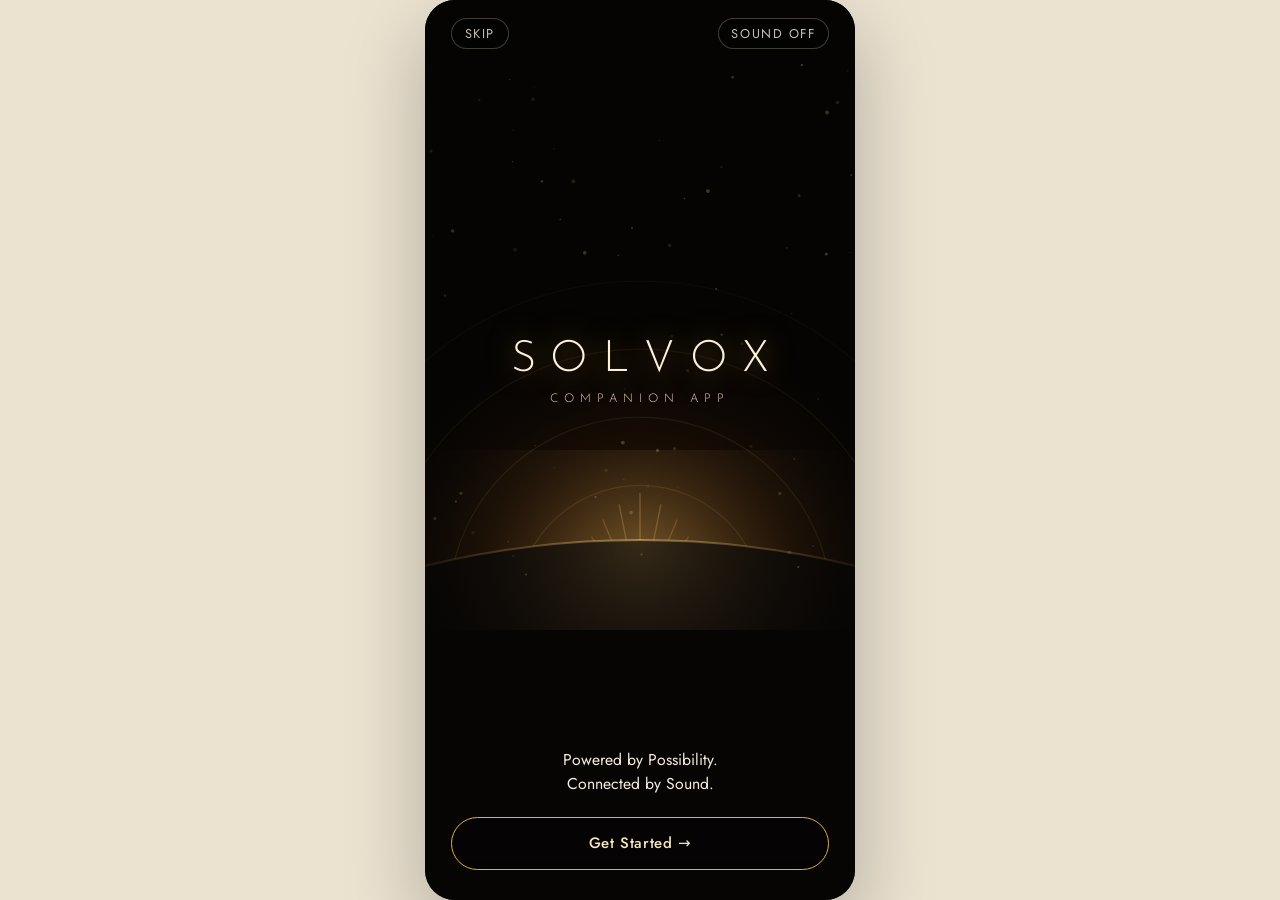
<file: SolVox Companion (2).html>
<!doctype html><html><head><meta charset=utf8><meta name=viewport content="width=device-width,initial-scale=1,viewport-fit=cover"><style>:root{color-scheme:light;box-sizing:border-box;padding-top:env(safe-area-inset-top,0px);padding-bottom:env(safe-area-inset-bottom,0px)}html{scroll-padding-top:env(safe-area-inset-top,0px)}body{margin:0;padding:0;font:14px -apple-system,BlinkMacSystemFont,sans-serif;background:#fff;color:#000}img{max-width:100%}[hidden]:not([hidden=until-found i]){display:none!important}</style></head><body>
<title>SolVox Companion</title>
<meta name="claude:viewport-fit-sides" content="cover">
<link rel="preconnect" href="https://fonts.googleapis.com">
<link rel="preconnect" href="https://fonts.gstatic.com" crossorigin>
<link href="https://fonts.googleapis.com/css2?family=Josefin+Sans:wght@300;400;600&family=Jost:wght@300;400;500;600&display=swap" rel="stylesheet">
<style>
/* Layout: one phone-shaped frame. Intro film -> welcome -> auth -> pairing -> five-tab shell with sliding overlays. */
:root{--gut:16px;--fr:30px;--ts:1;
--g1:#F5D06E;--g2:#D9A235;--glow:226,174,69;--r:22px;--r2:16px;--bg0:#EBE2D0;--bg:#FBF8F1;--bg2:#F2EBDC;--card:#FFFEFA;--bar:rgba(251,248,241,.94);--line:rgba(80,60,20,.13);
--fg:#231E14;--mut:#756A58;--gold:#E2AE45;--gold2:#B98010;--gt:#8F6204;--onGold:#2A1D04;
--ok:#2B8A57;--warn:#C0701B;--bad:#C0432F;--L:#3F7FC4;--R:#CC4F3B;--shadow:0 12px 32px rgba(120,86,20,.13);--bs:0 10px 10px rgba(60,40,10,.35);
--head:'Josefin Sans','Avenir Next',system-ui,sans-serif;--body:'Jost','Avenir Next',system-ui,-apple-system,'Segoe UI',Roboto,sans-serif}
@media (prefers-color-scheme:dark){:root:not([data-theme="light"]):not([data-app="light"]){
--bg0:#060504;--bg:#12100E;--bg2:#1A1714;--card:#1F1C18;--bar:rgba(18,16,14,.94);--line:rgba(255,236,200,.11);
--fg:#F6EFDF;--mut:#A99F89;--gold:#EDBE57;--gold2:#F4D07C;--gt:#EDBE57;--ok:#58C487;--warn:#E8A055;--bad:#E8725F;--L:#6AA5E8;--R:#EE7C68;--shadow:0 12px 32px rgba(0,0,0,.5);--bs:0 0 16px rgba(237,190,87,.3);color-scheme:dark}}
:root[data-theme="dark"]:not([data-app="light"]),:root[data-app="dark"]{
--bg0:#060504;--bg:#12100E;--bg2:#1A1714;--card:#1F1C18;--bar:rgba(18,16,14,.94);--line:rgba(255,236,200,.11);
--fg:#F6EFDF;--mut:#A99F89;--gold:#EDBE57;--gold2:#F4D07C;--gt:#EDBE57;--ok:#58C487;--warn:#E8A055;--bad:#E8725F;--L:#6AA5E8;--R:#EE7C68;--shadow:0 12px 32px rgba(0,0,0,.5);--bs:0 0 16px rgba(237,190,87,.3);color-scheme:dark}
*{box-sizing:border-box;-webkit-tap-highlight-color:transparent}
html,body{height:100%}
body{margin:0;background:var(--bg0);color:var(--fg);font:400 15px/1.4 var(--body);overflow:hidden;
padding-left:max(var(--gut),env(safe-area-inset-left,0px));padding-right:max(var(--gut),env(safe-area-inset-right,0px))}
button,input,textarea{font:inherit;color:inherit}
button{cursor:pointer;border:0;background:none;padding:0}
:focus-visible{outline:2px solid var(--gold);outline-offset:2px}
.frame{position:relative;height:100%;max-width:430px;margin:0 auto;overflow:hidden;border-radius:var(--fr);background:var(--bg);
font-size:calc(15px*var(--ts));box-shadow:0 30px 80px rgba(0,0,0,.25)}
.scr{position:absolute;inset:0;background:var(--bg);display:flex;flex-direction:column;
transition:transform .6s cubic-bezier(.22,.8,.2,1),opacity .5s ease,visibility 0s}
.scr[data-s="right"]{transform:translateX(16%) scale(.985);opacity:0;visibility:hidden;pointer-events:none;transition:transform .6s cubic-bezier(.22,.8,.2,1),opacity .5s ease,visibility 0s .6s}
.scr[data-s="left"]{transform:translateX(-10%) scale(.985);opacity:0;visibility:hidden;pointer-events:none;transition:transform .6s cubic-bezier(.22,.8,.2,1),opacity .5s ease,visibility 0s .6s}
.head{font-family:var(--head)}
.body{flex:1;min-height:0;overflow-y:auto;padding:4px 20px 28px;scrollbar-width:none;-webkit-overflow-scrolling:touch}
.body::-webkit-scrollbar{display:none}
.card{background:var(--card);border:1px solid var(--line);border-radius:var(--r);padding:16px;box-shadow:var(--shadow)}
.row{display:flex;align-items:center;gap:12px}
.sp{flex:1;min-width:0}
.mut{color:var(--mut)}
.h1{font:300 1.9em/1.1 var(--head);letter-spacing:.02em;margin:0}
.h2{font:600 1.05em var(--head);letter-spacing:.04em;margin:0}
.cap{font-size:.78em;letter-spacing:.14em;text-transform:uppercase;color:var(--mut);font-weight:500}
.btn{display:flex;align-items:center;justify-content:center;gap:10px;height:3.5em;border-radius:2em;border:1.5px solid var(--gold);width:100%;font-weight:500;letter-spacing:.04em;transition:transform .2s,box-shadow .3s,background .3s}
.btn:active{transform:scale(.97)}
.btn.gold{background:linear-gradient(135deg,var(--g1),var(--g2));color:var(--onGold);border-color:transparent;box-shadow:0 8px 24px rgba(var(--glow),.35)}
.btn.sm{height:2.8em;font-size:.92em}
.btn.dis{opacity:.45;pointer-events:none}
.link{color:var(--gt);font-weight:500;text-decoration:underline;text-underline-offset:3px}
.icbtn{width:2.8em;height:2.8em;border-radius:50%;display:grid;place-items:center;position:relative;border:1px solid var(--line);background:var(--card)}
.icbtn .dot{position:absolute;top:.55em;right:.6em;width:.6em;height:.6em;border-radius:50%;background:var(--gold);box-shadow:0 0 0 2px var(--card)}
.ic{display:block;flex:none}
.chip{display:inline-flex;align-items:center;gap:6px;padding:.45em .95em;border-radius:2em;border:1px solid var(--line);background:var(--card);font-size:.9em;transition:all .3s}
.chip.on{background:linear-gradient(135deg,var(--g1),var(--g2));color:var(--onGold);border-color:transparent;font-weight:500}
.sw{position:relative;width:3.1em;height:1.8em;flex:none}
.sw input{position:absolute;inset:0;opacity:0;margin:0;cursor:pointer;z-index:1}
.sw i{position:absolute;inset:0;border-radius:2em;background:var(--bg2);border:1px solid var(--line);transition:.3s}
.sw i::after{content:"";position:absolute;left:.2em;top:.2em;width:1.3em;height:1.3em;border-radius:50%;background:var(--mut);transition:.3s cubic-bezier(.3,1.4,.5,1)}
.sw input:checked+i{background:linear-gradient(135deg,var(--g1),var(--g2));border-color:transparent}
.sw input:checked+i::after{transform:translateX(1.3em);background:#fff}
.list>*+*{border-top:1px solid var(--line)}
.li{display:flex;align-items:center;gap:12px;padding:.9em 0;width:100%;text-align:left}
.li .ico{width:2.4em;height:2.4em;border-radius:12px;background:var(--bg2);display:grid;place-items:center;color:var(--gt);flex:none}
.li b{font-weight:500;display:block}
.li small{display:block;color:var(--mut);font-size:.82em}
.top{display:flex;align-items:center;justify-content:space-between;gap:12px;padding:14px 20px 10px}
.top .t{font:400 1.25em var(--head);letter-spacing:.06em}
/* intro */
#s-intro{background:#050403;color:#F6EFDF}
#introCv{position:absolute;inset:0;width:100%;height:100%}
.intro-ui{position:absolute;inset:0;display:flex;flex-direction:column;justify-content:space-between;padding:18px 26px 30px}
.intro-top{display:flex;justify-content:space-between}
.ghost{color:rgba(246,239,223,.8);border:1px solid rgba(246,239,223,.25);border-radius:2em;padding:.45em 1em;font-size:.85em;letter-spacing:.12em;text-transform:uppercase;background:rgba(0,0,0,.25);backdrop-filter:blur(6px)}
.intro-mid{text-align:center;margin-top:-6vh}
.wm{font:300 2.9em var(--head);letter-spacing:.34em;margin-right:-.34em;display:flex;justify-content:center;color:#FBF1DA;text-shadow:0 0 28px rgba(255,190,80,.55)}
.wm span{opacity:0;transform:translateY(14px);filter:blur(8px);animation:wl 1.1s cubic-bezier(.2,.8,.2,1) forwards}
@keyframes wl{to{opacity:1;transform:none;filter:none}}
.isub{font:300 .8em var(--head);letter-spacing:.5em;margin-top:.9em;opacity:0;animation:fi 1.2s 5.2s forwards;color:#E9D8B3}
.itag{text-align:center;font-size:1.05em;line-height:1.5;margin:0 0 22px;opacity:0;animation:fi 1.4s 5.8s forwards}
.igo{opacity:0;animation:fi 1.2s 6.6s forwards;border-color:var(--gold);color:#F6E7BE;background:rgba(0,0,0,.25);backdrop-filter:blur(6px)}
@keyframes fi{to{opacity:1}}
/* welcome */
.wel-track{flex:1;display:flex;overflow-x:auto;scroll-snap-type:x mandatory;scrollbar-width:none}
.wel-track::-webkit-scrollbar{display:none}
.wel{flex:0 0 100%;scroll-snap-align:center;display:flex;flex-direction:column;align-items:center;justify-content:center;padding:30px 34px;text-align:center;gap:14px}
.wel p{color:var(--mut);margin:0;max-width:30ch}
.art{width:220px;height:220px;border-radius:50%;display:grid;place-items:center;position:relative;margin-bottom:16px;background:radial-gradient(circle,rgba(var(--glow),.28),transparent 68%)}
.art::before,.art::after{content:"";position:absolute;inset:0;border-radius:50%;border:1px solid var(--gold);opacity:0;animation:rip 3.6s infinite}
.art::after{animation-delay:1.8s}
@keyframes rip{0%{transform:scale(.5);opacity:.7}100%{transform:scale(1.25);opacity:0}}
.wel-foot{padding:10px 26px calc(24px + env(safe-area-inset-bottom,0px));display:flex;flex-direction:column;gap:12px;align-items:center}
.dots{display:flex;gap:8px}
.dots i{width:8px;height:8px;border-radius:8px;background:var(--line);transition:all .4s}
.dots i.on{width:26px;background:var(--gold)}
/* auth */
.seg{display:grid;grid-template-columns:1fr 1fr;background:var(--bg2);border-radius:2em;padding:4px;position:relative}
.seg button{padding:.7em;border-radius:2em;position:relative;z-index:1;font-weight:500;color:var(--mut);transition:color .3s}
.seg button.on{color:var(--onGold)}
.seg .pill{position:absolute;top:4px;bottom:4px;left:4px;width:calc(50% - 4px);border-radius:2em;background:linear-gradient(135deg,var(--g1),var(--g2));transition:transform .45s cubic-bezier(.3,1.2,.4,1)}
.seg[data-t="in"] .pill{transform:translateX(100%)}
.fld{position:relative;margin-top:14px}
.fld>svg.ic{position:absolute;left:14px;top:50%;transform:translateY(-50%);color:var(--mut);pointer-events:none}
.fld input[type=text],.fld input[type=email],.fld input[type=password]{width:100%;height:3.4em;border-radius:var(--r2);border:1.5px solid var(--line);background:var(--card);padding:0 44px;outline:0;transition:border-color .3s,box-shadow .3s}
.fld input:focus{border-color:var(--gold);box-shadow:0 0 0 4px rgba(var(--glow),.18)}
.fld .eye{position:absolute;right:6px;top:50%;transform:translateY(-50%);width:2.6em;height:2.6em;display:grid;place-items:center;color:var(--mut)}
.err{color:var(--bad);font-size:.84em;min-height:1.2em;margin:6px 4px 0}
.meter{display:flex;gap:4px;margin-top:8px}
.meter i{flex:1;height:4px;border-radius:4px;background:var(--line);transition:background .3s}
.chk{display:flex;gap:10px;align-items:flex-start;margin-top:14px;font-size:.9em;color:var(--mut)}
.chk input{accent-color:var(--g2);width:1.2em;height:1.2em;margin:.1em 0 0}
/* tabs */
.tabs{position:relative;flex:1;min-height:0}
.tab{position:absolute;inset:0;display:flex;flex-direction:column;transition:transform .5s cubic-bezier(.22,.8,.2,1),opacity .4s;background:var(--bg)}
.tab[data-s="right"]{transform:translateX(9%);opacity:0;visibility:hidden;pointer-events:none;transition:transform .5s cubic-bezier(.22,.8,.2,1),opacity .4s,visibility 0s .5s}
.tab[data-s="left"]{transform:translateX(-9%);opacity:0;visibility:hidden;pointer-events:none;transition:transform .5s cubic-bezier(.22,.8,.2,1),opacity .4s,visibility 0s .5s}
.tabbar{display:flex;justify-content:space-around;padding:8px 6px calc(10px + env(safe-area-inset-bottom,0px));border-top:1px solid var(--line);background:var(--bar);backdrop-filter:blur(14px);position:relative;z-index:5}
.tabbar button{flex:1;display:flex;flex-direction:column;align-items:center;gap:3px;font-size:.68em;color:var(--mut);padding:6px 0;position:relative;transition:color .3s}
.tabbar button svg{transition:transform .4s cubic-bezier(.3,1.5,.5,1)}
.tabbar button.on{color:var(--gt)}
.tabbar button.on svg{transform:translateY(-2px) scale(1.12)}
.tabbar button::after{content:"";position:absolute;top:-9px;width:22px;height:3px;border-radius:3px;background:var(--gold);transform:scaleX(0);transition:transform .4s}
.tabbar button.on::after{transform:scaleX(1)}
/* rings */
.ring{position:relative;width:min(240px,64vw);aspect-ratio:1;margin:0 auto}
.ring>svg{width:100%;height:100%;overflow:visible}
.ring .rt{fill:none;stroke:var(--line);stroke-width:7}
.ring .rp{fill:none;stroke:url(#goldG);stroke-width:7;stroke-linecap:round;transition:stroke-dashoffset 1.2s cubic-bezier(.2,.8,.2,1);filter:drop-shadow(0 0 8px rgba(var(--glow),.55))}
.ring .rin{position:absolute;inset:0;display:flex;flex-direction:column;align-items:center;justify-content:center;gap:2px}
.ring .rin .ic{color:var(--gold);animation:spin 18s linear infinite}
@keyframes spin{to{transform:rotate(360deg)}}
.pct{font:300 3.2em/1 var(--head)}
.pct b{font-weight:300}.pct small{font-size:.45em}
.lbl{color:var(--mut);font-size:.9em}
.glow{position:absolute;inset:-14%;border-radius:50%;background:radial-gradient(circle,rgba(var(--glow),calc(.12 + .35*var(--aura,.5))),transparent 65%);animation:breathe 4s ease-in-out infinite;pointer-events:none}
@keyframes breathe{50%{transform:scale(1.07);opacity:.75}}
.buds{display:grid;grid-template-columns:1fr auto 1fr;align-items:center;gap:6px;margin-top:6px}
.budc{display:flex;flex-direction:column;align-items:center;gap:4px;font-size:.9em}
.btpill{display:flex;flex-direction:column;align-items:center;gap:4px;font-size:.78em;color:var(--mut)}
.btpill .c{width:3.2em;height:3.2em;border-radius:50%;display:grid;place-items:center;border:1.5px solid var(--gold);color:var(--gt);background:var(--card);transition:all .4s}
.btpill.off .c{border-color:var(--line);color:var(--mut)}
.g2{display:grid;grid-template-columns:1fr 1fr;gap:12px}
.tile{display:flex;flex-direction:column;align-items:flex-start;gap:10px;text-align:left;padding:16px;border-radius:var(--r);border:1px solid var(--line);background:var(--card);box-shadow:var(--shadow);transition:transform .25s}
.tile:active{transform:scale(.97)}
.tile .ico{width:2.6em;height:2.6em;border-radius:14px;background:var(--bg2);display:grid;place-items:center;color:var(--gt)}
.tile small{color:var(--mut);display:block;font-size:.8em}
.tile.gold{background:linear-gradient(135deg,var(--g1),var(--g2));color:var(--onGold);border:0}
.tile.gold .ico{background:rgba(255,255,255,.35);color:var(--onGold)}
.tile.gold small{color:rgba(42,29,4,.72)}
.ok{color:var(--ok)}.bad{color:var(--bad)}
.dotok{display:inline-block;width:8px;height:8px;border-radius:50%;background:var(--ok);margin-right:6px;box-shadow:0 0 0 4px rgba(43,138,87,.18)}
.dotok.off{background:var(--bad);box-shadow:0 0 0 4px rgba(192,67,47,.18)}
/* tune */
.dial{position:relative;width:min(230px,62vw);aspect-ratio:1;touch-action:none}
.dial>svg{width:100%;height:100%;overflow:visible;cursor:grab}
.dial .tr{fill:none;stroke:var(--line);stroke-width:9;stroke-linecap:round}
.dial .pr{fill:none;stroke:url(#goldG);stroke-width:9;stroke-linecap:round;filter:drop-shadow(0 0 6px rgba(var(--glow),.5))}
.dial .kn{fill:var(--bg);stroke:var(--gold);stroke-width:3}
.dial .mid{position:absolute;inset:0;display:flex;flex-direction:column;align-items:center;justify-content:center;pointer-events:none}
.rng{width:100%;accent-color:var(--g2)}
canvas.spec{width:100%;height:84px;display:block;border-radius:14px;background:var(--bg2)}
.scene{display:inline-flex;gap:8px;align-items:center;padding:.4em .9em;border-radius:2em;background:var(--bg2);font-size:.85em}
.scene i{width:8px;height:8px;border-radius:50%;background:var(--mut)}
.scene.live i{background:var(--ok);animation:pulse 1.2s infinite}
@keyframes pulse{50%{transform:scale(1.6);opacity:.5}}
.mrow{display:flex;align-items:center;gap:12px;width:100%;padding:.85em 12px;border-radius:var(--r2);text-align:left;border:1px solid transparent;transition:all .3s}
.mrow.on{background:var(--bg2);border-color:var(--gold)}
.mrow .rad{width:1.3em;height:1.3em;border-radius:50%;border:2px solid var(--line);margin-left:auto;transition:all .3s}
.mrow.on .rad{border-color:var(--gold);background:radial-gradient(circle,var(--gold) 45%,transparent 50%)}
/* find */
.radar{position:relative;width:100%;aspect-ratio:1;border-radius:50%;touch-action:none;background:radial-gradient(circle,rgba(var(--glow),.1),transparent 70%)}
.radar canvas{width:100%;height:100%;display:block}
.sig{display:flex;gap:3px;align-items:flex-end;height:1.1em}
.sig i{width:4px;background:var(--line);border-radius:2px;transition:background .3s}
.sig i.on{background:var(--gold)}
.badge{font-size:.72em;letter-spacing:.1em;text-transform:uppercase;padding:.3em .7em;border-radius:2em;background:var(--bg2);color:var(--mut)}
.badge.live{background:rgba(43,138,87,.15);color:var(--ok)}
.pulsebtn{position:relative}
.pulsebtn.act::after{content:"";position:absolute;inset:-4px;border-radius:2em;border:2px solid var(--gold);animation:rip 1.6s infinite}
textarea,.fld2{width:100%;border-radius:14px;border:1.5px solid var(--line);background:var(--card);padding:.7em 1em;outline:0;resize:none}
textarea:focus,.fld2:focus{border-color:var(--gold)}
/* solar */
.bars{display:flex;align-items:flex-end;gap:10px;height:96px}
.bars div{flex:1;display:flex;flex-direction:column;align-items:center;gap:6px;justify-content:flex-end;height:100%;font-size:.7em;color:var(--mut)}
.bars b{width:100%;border-radius:8px 8px 3px 3px;background:linear-gradient(180deg,var(--g1),var(--g2));transition:height 1s cubic-bezier(.2,.8,.2,1);min-height:3px}
.bars div.today b{box-shadow:0 0 14px rgba(var(--glow),.6)}
/* overlays */
.ovl{position:absolute;inset:0;background:var(--bg);display:flex;flex-direction:column;transform:translateY(100%);visibility:hidden;transition:transform .55s cubic-bezier(.22,.8,.2,1),visibility 0s .55s;z-index:20}
.ovl.open{transform:none;visibility:visible;transition:transform .55s cubic-bezier(.22,.8,.2,1),visibility 0s}
.ovl.dark{background:#060504;color:#F6EFDF}
.faq{width:100%;text-align:left;padding:.9em 0}
.faq .a{max-height:0;overflow:hidden;color:var(--mut);font-size:.92em;transition:max-height .4s,margin .4s}
.faq.open .a{max-height:220px;margin-top:8px}
.faq .ic.ch{transition:transform .3s;margin-left:auto}
.faq.open .ic.ch{transform:rotate(90deg)}
.res li{display:flex;gap:10px;align-items:center;padding:.5em 0;list-style:none}
.res{padding:0;margin:0}
.testbtn{width:min(190px,52vw);aspect-ratio:1;border-radius:50%;background:radial-gradient(circle at 35% 30%,var(--g1),var(--g2) 70%);color:var(--onGold);font:600 1.15em var(--head);letter-spacing:.06em;box-shadow:0 0 0 0 rgba(var(--glow),.5),0 16px 40px rgba(var(--glow),.4);transition:transform .15s}
.testbtn:active{transform:scale(.94)}
.lvl{height:8px;border-radius:8px;background:var(--bg2);overflow:hidden}.lvl i{display:block;height:100%;width:0;background:linear-gradient(90deg,var(--g1),var(--g2));transition:width .3s}
.solarbig{width:min(260px,70vw);aspect-ratio:1;border-radius:50%;position:relative;display:grid;place-items:center;
background:conic-gradient(from 0deg,#6b4a10,var(--g1),#6b4a10,var(--g1),#6b4a10);animation:spin 9s linear infinite;box-shadow:0 0 80px rgba(240,180,60,.55)}
.solarbig::before{content:"";position:absolute;inset:7px;border-radius:50%;background:#0a0806}
.solarbig>*{animation:spin 9s linear infinite reverse}
#toast{position:absolute;left:50%;bottom:calc(84px + env(safe-area-inset-bottom,0px));transform:translate(-50%,20px);background:#241d12;color:#F6EFDF;padding:.7em 1.2em;border-radius:2em;font-size:.88em;opacity:0;pointer-events:none;transition:.4s;z-index:60;max-width:88%;text-align:center;box-shadow:0 10px 30px rgba(0,0,0,.35);border:1px solid rgba(233,185,73,.4)}
#toast.show{opacity:1;transform:translate(-50%,0)}
.stage{position:fixed;left:-9999px}
@media (prefers-reduced-motion:reduce){*{animation-duration:.01s!important;animation-iteration-count:1!important;transition-duration:.01s!important}.wm span,.isub,.itag,.igo{opacity:1!important}}
.budimg{display:block;height:auto;filter:drop-shadow(var(--bs));animation:floaty 5.5s ease-in-out infinite;user-select:none;-webkit-user-drag:none}
.budc:nth-child(3) .budimg,.row .budimg+.budimg{animation-delay:-2.7s}
@keyframes floaty{50%{transform:translateY(-5px)}}
.led{display:inline-block;width:10px;height:10px;border-radius:50%;background:var(--bad);flex:none;box-shadow:0 0 0 3px rgba(192,67,47,.18)}
.led.on{background:#25D9C5;box-shadow:0 0 0 3px rgba(37,217,197,.22),0 0 12px #25D9C5;animation:pulse 2.2s infinite}
.led.big{width:14px;height:14px}
.strip{width:100%;display:flex;align-items:center;gap:8px;padding:7px 16px;font-size:.78em;background:var(--bg2);border-bottom:1px solid var(--line);text-align:left;flex:none}
.strip.off{background:rgba(192,67,47,.12)}
.net{padding:.15em .7em;border-radius:2em;background:rgba(43,138,87,.15);color:var(--ok);font-weight:500}
.net.offline{background:rgba(192,112,27,.18);color:var(--warn)}
.connc.off{border-color:rgba(192,67,47,.45)}
.cl{padding:.45em 0;border-bottom:1px solid var(--line);line-height:1.35}
.cl:last-child{border-bottom:0}
.cl small{color:var(--mut);margin-right:.6em;font-size:.62em;letter-spacing:.04em}
.cl.int{color:var(--mut)}
mark{background:rgba(var(--glow),.45);color:inherit;border-radius:4px;padding:0 3px}
.latest{line-height:1.25;min-height:2.6em;overflow-wrap:anywhere}
.latest-card{border-color:var(--gold)}
.capmsg{padding:.7em 1em;border-radius:14px;background:rgba(192,112,27,.14);color:var(--warn);font-size:.88em}
select.fld2{appearance:auto}
.body>.btn,.body>.g2,.body>.row,.body>.card.list,.body>.link{flex-shrink:0}
.capmsg .chip{display:inline-flex}
/* ===== LOOKS: colour packs, card styles, corners, accessibility ===== */
:root[data-look="ocean"]{--gold:#1FA7B8;--gold2:#0B7F8E;--gt:#0A6F7C;--g1:#86E3EC;--g2:#1AA4B5;--glow:31,167,184;--onGold:#032A30;--bg0:#DDEBED;--bg:#F4FAFB;--bg2:#E6F2F4;--card:#FFFFFF;--bar:rgba(244,250,251,.94);--line:rgba(10,70,80,.14)}
:root[data-look="ocean"][data-mode="dark"]{--gold:#4FD0DF;--gold2:#8FE6EF;--gt:#4FD0DF;--g1:#7FE3EE;--g2:#1C9CAD;--glow:79,208,223;--onGold:#03242A;--bg0:#04090A;--bg:#0C1315;--bg2:#131C1F;--card:#172125;--bar:rgba(12,19,21,.94);--line:rgba(210,245,250,.12)}
:root[data-look="aurora"]{--gold:#8B5CF6;--gold2:#6D3FD9;--gt:#5B2FC4;--g1:#B9A0FF;--g2:#8D63F2;--glow:139,92,246;--onGold:#1A0B3D;--bg0:#E6E0F3;--bg:#F8F5FF;--bg2:#EEE8FB;--card:#FFFFFF;--bar:rgba(248,245,255,.94);--line:rgba(60,30,120,.14)}
:root[data-look="aurora"][data-mode="dark"]{--gold:#B79BFF;--gold2:#D2C0FF;--gt:#B79BFF;--g1:#BCA6FF;--g2:#8F68F0;--glow:167,139,250;--onGold:#14092B;--bg0:#07050C;--bg:#110D1A;--bg2:#19142A;--card:#201A31;--bar:rgba(17,13,26,.94);--line:rgba(230,220,255,.12)}
:root[data-look="forest"]{--gold:#2E9E6B;--gold2:#1E7A50;--gt:#17653F;--g1:#8FE3B6;--g2:#36A877;--glow:46,158,107;--onGold:#04281A;--bg0:#DCEBE2;--bg:#F3FAF6;--bg2:#E4F2EA;--card:#FFFFFF;--bar:rgba(243,250,246,.94);--line:rgba(20,80,50,.14)}
:root[data-look="forest"][data-mode="dark"]{--gold:#4CCB8C;--gold2:#8BE6B8;--gt:#4CCB8C;--g1:#7FE0AE;--g2:#2BA06B;--glow:76,203,140;--onGold:#03200F;--bg0:#050A07;--bg:#0B1410;--bg2:#121D17;--card:#17241D;--bar:rgba(11,20,16,.94);--line:rgba(210,250,225,.12)}
:root[data-look="rose"]{--gold:#E0577E;--gold2:#B93A60;--gt:#A22E52;--g1:#FFA6BF;--g2:#E5648A;--glow:224,87,126;--onGold:#3A0618;--bg0:#F1DFE5;--bg:#FFF6F8;--bg2:#FBE8EE;--card:#FFFFFF;--bar:rgba(255,246,248,.94);--line:rgba(120,30,60,.14)}
:root[data-look="rose"][data-mode="dark"]{--gold:#F58BA8;--gold2:#FFB4C7;--gt:#F58BA8;--g1:#FFA3BC;--g2:#E5648A;--glow:245,139,168;--onGold:#2B0412;--bg0:#0A0506;--bg:#170D10;--bg2:#20141A;--card:#281A1F;--bar:rgba(23,13,16,.94);--line:rgba(255,220,230,.12)}
:root[data-look="copper"]{--gold:#C8693A;--gold2:#A04E24;--gt:#8E4119;--g1:#F2B087;--g2:#CF7040;--glow:200,105,58;--onGold:#2D1206;--bg0:#EADBCB;--bg:#FBF6F1;--bg2:#F3E8DD;--card:#FFFDFA;--bar:rgba(251,246,241,.94);--line:rgba(110,50,20,.14)}
:root[data-look="copper"][data-mode="dark"]{--gold:#E8925F;--gold2:#F3B58E;--gt:#E8925F;--g1:#F0A57A;--g2:#C8693A;--glow:232,146,95;--onGold:#2A1004;--bg0:#080504;--bg:#15100C;--bg2:#1E1712;--card:#271E17;--bar:rgba(21,16,12,.94);--line:rgba(255,230,210,.12)}
:root[data-look="graphite"]{--gold:#3A3F4A;--gold2:#1D2129;--gt:#1D2129;--g1:#8A91A0;--g2:#3A3F4A;--glow:58,63,74;--onGold:#FFFFFF;--bg0:#DEDFE3;--bg:#F6F6F7;--bg2:#ECECEE;--card:#FFFFFF;--bar:rgba(246,246,247,.94);--line:rgba(20,22,30,.14)}
:root[data-look="graphite"][data-mode="dark"]{--gold:#C9CED8;--gold2:#E4E7EE;--gt:#C9CED8;--g1:#E4E7EE;--g2:#AEB4C0;--glow:201,206,216;--onGold:#101216;--bg0:#050506;--bg:#0F1012;--bg2:#17181B;--card:#1D1F23;--bar:rgba(15,16,18,.94);--line:rgba(235,238,245,.12)}

:root[data-round="sharp"]{--r:10px;--r2:8px}
:root[data-round="round"]{--r:32px;--r2:24px}
/* glass */
:root[data-card="glass"] .scr:not(#s-intro),:root[data-card="glass"] .ovl:not(.dark){background:radial-gradient(120% 55% at 85% -5%,rgba(var(--glow),.32),transparent 60%),radial-gradient(90% 45% at -10% 105%,rgba(var(--glow),.22),transparent 60%),var(--bg)}
:root[data-card="glass"] .tab{background:transparent}
:root[data-card="glass"] .card,:root[data-card="glass"] .tile:not(.gold),:root[data-card="glass"] .icbtn,:root[data-card="glass"] .chip:not(.on){background:color-mix(in srgb,var(--card) 56%,transparent);-webkit-backdrop-filter:blur(18px) saturate(1.5);backdrop-filter:blur(18px) saturate(1.5);border-color:rgba(255,255,255,.5)}
:root[data-card="glass"][data-mode="dark"] .card,:root[data-card="glass"][data-mode="dark"] .tile:not(.gold),:root[data-card="glass"][data-mode="dark"] .icbtn{border-color:rgba(255,255,255,.14)}
/* flat */
:root[data-card="flat"] .card,:root[data-card="flat"] .tile,:root[data-card="flat"] .trcard,:root[data-card="flat"] .btn.gold{box-shadow:none}
:root[data-card="flat"] .card,:root[data-card="flat"] .tile:not(.gold){border-width:1.5px}
/* soft (raised) */
:root[data-card="soft"] .card,:root[data-card="soft"] .tile:not(.gold){background:var(--bg);border-color:transparent;box-shadow:9px 9px 20px rgba(40,40,50,.14),-9px -9px 20px rgba(255,255,255,.9)}
:root[data-card="soft"][data-mode="dark"] .card,:root[data-card="soft"][data-mode="dark"] .tile:not(.gold){box-shadow:9px 9px 20px rgba(0,0,0,.55),-6px -6px 16px rgba(255,255,255,.04)}
/* accessibility */
:root[data-hc="1"]{--fg:#000;--mut:#33302a;--line:rgba(0,0,0,.6)}
:root[data-hc="1"][data-mode="dark"]{--fg:#fff;--mut:#e4ded0;--line:rgba(255,255,255,.65)}
:root[data-hc="1"] .card,:root[data-hc="1"] .tile,:root[data-hc="1"] .btn,:root[data-hc="1"] .chip,:root[data-hc="1"] .icbtn{border-width:2px}
:root[data-motion="off"] *,:root[data-motion="off"] *::before,:root[data-motion="off"] *::after{animation-duration:.01s!important;animation-iteration-count:1!important;transition-duration:.01s!important}
/* look picker */
.looks{display:grid;grid-template-columns:repeat(4,1fr);gap:12px 10px}
.lk{display:flex;flex-direction:column;align-items:center;gap:6px;font-size:.72em;color:var(--mut);text-align:center}
.lk i{display:block;width:100%;aspect-ratio:1;border-radius:var(--r2);border:2.5px solid transparent;box-shadow:var(--shadow);transition:transform .3s,border-color .3s}
.lk.on{color:var(--fg);font-weight:600}.lk.on i{border-color:var(--fg);transform:scale(1.07)}

/* ---- scrolling panels ---- */
.tab>.body,.ovl>.body{flex:1 1 0;min-height:0;overflow-y:auto;overflow-x:hidden;overscroll-behavior:contain;touch-action:pan-y;padding-bottom:calc(28px + env(safe-area-inset-bottom,0px))}
.tab>.top,.ovl>.top{flex:none}
.card{min-width:0}
.sstats{display:grid;grid-template-columns:repeat(3,minmax(0,1fr));gap:8px;margin-top:14px}
.sstats>div{background:var(--card);border:1px solid var(--line);border-radius:var(--r2);padding:10px 6px;text-align:center}
.sstats small{display:block;color:var(--mut);font-size:.7em;letter-spacing:.05em;text-transform:uppercase}
.sstats b{display:block;margin-top:2px;font:500 1.1em var(--head);font-variant-numeric:tabular-nums}
.chipscroll{display:flex;gap:8px;margin:12px -4px 0;padding:0 4px 4px;overflow-x:auto;scroll-snap-type:x proximity;scrollbar-width:none;-webkit-overflow-scrolling:touch}
.chipscroll::-webkit-scrollbar{display:none}
.chipscroll .chip{flex:none;scroll-snap-align:start;white-space:nowrap}
.bars b{transform-origin:bottom;animation:grow .9s cubic-bezier(.2,.8,.2,1) both}
@keyframes grow{from{transform:scaleY(.05);opacity:.4}}
/* the frame must never scroll: hidden panels parked off-screen otherwise let focus/scrollIntoView shift the whole UI */
.frame{overflow:hidden;overflow:clip}
.scr,.tab,.ovl{overflow:hidden;overflow:clip}
</style>

<div class="frame" id="frame">
<svg width="0" height="0" style="position:absolute" aria-hidden="true"><defs><linearGradient id="goldG" x1="0" y1="0" x2="1" y2="1"><stop offset="0" style="stop-color:var(--g1)"/><stop offset="1" style="stop-color:var(--g2)"/></linearGradient></defs></svg>

<!-- INTRO FILM -->
<section class="scr" id="s-intro" data-s="active" aria-label="Intro">
 <canvas id="introCv"></canvas>
 <div class="intro-ui">
  <div class="intro-top"><button class="ghost" data-act="introSkip">Skip</button><button class="ghost" data-act="introSnd" id="introSnd">Sound off</button></div>
  <div class="intro-mid"><div class="wm" id="wm" aria-label="SolVox"></div><div class="isub">COMPANION APP</div></div>
  <div><p class="itag">Powered by Possibility.<br>Connected by Sound.</p><button class="btn igo" data-act="introGo">Get Started &rarr;</button></div>
 </div>
</section>

<!-- WELCOME -->
<section class="scr" id="s-welcome" data-s="right">
 <div class="top"><span class="cap">SolVox</span><button class="link" data-act="welSkip">Skip</button></div>
 <div class="wel-track" id="welTrack">
  <div class="wel"><div class="art" id="art1"></div><h2 class="h1">Hearing, powered<br>by the sun</h2><p>SolarCharge tops up your aids from natural light, so a dead battery is the last thing on your mind.</p></div>
  <div class="wel"><div class="art" id="art2"></div><h2 class="h1">Never lose<br>a bud again</h2><p>Find My Device rings, maps and guides you with sound that pans toward your aid as you turn.</p></div>
  <div class="wel"><div class="art" id="art3"></div><h2 class="h1">Tuned to<br>your ears</h2><p>A short HearPrint test shapes the sound around you. The Live Transcriber turns speech into text.</p></div>
 </div>
 <div class="wel-foot"><div class="dots" id="dots"><i class="on"></i><i></i><i></i></div><button class="btn gold" data-act="welNext" id="welNext">Next</button></div>
</section>

<!-- AUTH -->
<section class="scr" id="s-auth" data-s="right">
 <div class="body" style="padding-top:26px">
  <div class="cap">SolVox account</div>
  <h1 class="h1" id="authTitle" style="margin:6px 0 18px">Create your<br>account</h1>
  <div class="seg" id="authSeg" data-t="up"><i class="pill"></i><button class="on" data-act="authTab" data-v="up" type="button">Sign up</button><button data-act="authTab" data-v="in" type="button">Sign in</button></div>
  <form id="authForm" novalidate autocomplete="on">
   <div class="fld" id="fName"><svg class="ic" width="20" height="20" viewBox="0 0 24 24" fill="none" stroke="currentColor" stroke-width="1.6" stroke-linecap="round" stroke-linejoin="round"><path d="M12 4a4 4 0 1 0 0 8a4 4 0 0 0 0-8M4 21a8 8 0 0 1 16 0"/></svg><input type="text" id="aName" placeholder="Your name" autocomplete="name"></div>
   <div class="fld"><svg class="ic" width="20" height="20" viewBox="0 0 24 24" fill="none" stroke="currentColor" stroke-width="1.6" stroke-linecap="round" stroke-linejoin="round"><path d="M3 5h18v14H3zM3 6l9 7 9-7"/></svg><input type="email" id="aEmail" placeholder="Email address" autocomplete="email" inputmode="email"></div>
   <div class="fld"><svg class="ic" width="20" height="20" viewBox="0 0 24 24" fill="none" stroke="currentColor" stroke-width="1.6" stroke-linecap="round" stroke-linejoin="round"><path d="M6 11h12v10H6zM8 11V8a4 4 0 0 1 8 0v3"/></svg><input type="password" id="aPass" placeholder="Password" autocomplete="current-password"><button type="button" class="eye" data-act="togglePass" aria-label="Show password" id="eyeBtn"></button></div>
   <div class="meter" id="meter"><i></i><i></i><i></i><i></i></div>
   <label class="chk" id="fTerms"><input type="checkbox" id="aTerms"><span>I agree to the Terms and the Privacy Policy. My data stays on this device in this demo.</span></label>
   <div class="err" id="authErr" role="alert"></div>
   <button class="btn gold" type="submit" style="margin-top:8px" id="authGo">Create account</button>
  </form>
  <div style="text-align:center;margin-top:16px;display:flex;flex-direction:column;gap:12px">
   <button class="link" data-act="forgot" id="forgotBtn" hidden>Forgot password?</button>
   <button class="btn sm" data-act="guest">Continue as guest</button>
  </div>
 </div>
</section>

<!-- PAIR -->
<section class="scr" id="s-pair" data-s="right">
 <div class="body" style="display:flex;flex-direction:column;align-items:center;justify-content:center;text-align:center;gap:16px">
  <div class="art" style="width:240px;height:240px" id="pairArt"></div>
  <h1 class="h1">Connect your<br>SolVox buds</h1>
  <p class="mut" style="max-width:30ch;margin:0" id="pairMsg">Put your buds in pairing mode, then choose them from the Bluetooth list.</p>
  <div style="width:100%;display:flex;flex-direction:column;gap:12px;margin-top:8px">
   <div id="pairList" style="display:flex;flex-direction:column;gap:8px;width:100%"></div>
   <button class="btn gold" data-act="pairReal" id="pairRealBtn">Pair with Bluetooth</button>
   <button class="btn" data-act="pairDemo">Use demo buds</button>
  </div>
 </div>
</section>

<!-- SHELL -->
<section class="scr" id="s-shell" data-s="right">
 <button class="strip" id="strip" data-act="stripTap" aria-live="polite"></button>
 <div class="tabs" id="tabs">
  <div class="tab" id="tab-home" data-s="active"></div>
  <div class="tab" id="tab-tune" data-s="right"></div>
  <div class="tab" id="tab-find" data-s="right"></div>
  <div class="tab" id="tab-solar" data-s="right"></div>
  <div class="tab" id="tab-me" data-s="right"></div>
 </div>
 <nav class="tabbar" id="tabbar" aria-label="Main"></nav>
</section>

<!-- OVERLAYS -->
<section class="ovl" id="o-hearing"></section>
<section class="ovl" id="o-alerts"></section>
<section class="ovl" id="o-personal"></section>
<section class="ovl" id="o-help"></section>
<section class="ovl" id="o-test"></section>
<section class="ovl dark" id="o-solar"></section>
<section class="ovl" id="o-caps"></section>
<div id="toast" role="status" aria-live="polite"></div>
</div>

<script>
(()=>{
'use strict';
const $=(s,r=document)=>r.querySelector(s),$$=(s,r=document)=>[...r.querySelectorAll(s)];
const clamp=(v,a,b)=>Math.min(b,Math.max(a,v)),lerp=(a,b,t)=>a+(b-a)*t,ease=t=>1-Math.pow(1-t,3);
const esc=s=>String(s).replace(/[&<>"']/g,c=>({'&':'&amp;','<':'&lt;','>':'&gt;','"':'&quot;',"'":'&#39;'}[c]));
const root=document.documentElement,frame=$('#frame');
const cvar=n=>getComputedStyle(root).getPropertyValue(n).trim();
/* safety net for browsers without overflow:clip: snap any shifted layer straight back */
frame.addEventListener('scroll',e=>{const t=e.target;if(t&&t.classList&&(t===frame||t.classList.contains('scr')||t.classList.contains('tab')||t.classList.contains('ovl'))){if(t.scrollTop)t.scrollTop=0;if(t.scrollLeft)t.scrollLeft=0}},true);
document.addEventListener('focusin',()=>{requestAnimationFrame(()=>{[frame,...$$('.scr,.tab,.ovl')].forEach(t=>{if(t.scrollTop)t.scrollTop=0;if(t.scrollLeft)t.scrollLeft=0})})});
/* ---------- state ---------- */
const KEY='solvox.v1';
const DEF={user:null,theme:'auto',ts:1,haptics:true,notif:{battery:true,conn:true,update:false},push:false,vol:70,mode:'normal',auto:false,nr:true,wind:false,dir:false,
lost:false,lostMsg:'',sep:true,sunSrc:'auto',backup:false,bat:{L:85,R:83},hist:[22,31,18,40,27,35,12],hear:null,last:null,note:'',alerts:[],usage:405,dev:null,flags:{low:false,full:false,sep:false}};
let S;try{S=Object.assign({},DEF,JSON.parse(localStorage.getItem(KEY)||'{}'));}catch(e){S=Object.assign({},DEF);}
S.notif=Object.assign({},DEF.notif,S.notif);S.look=S.look||'gold';S.card=S.card||'classic';S.round=S.round||'soft';S.hc=!!S.hc;S.calm=!!S.calm;S.flags=Object.assign({},DEF.flags,S.flags);S.bat=Object.assign({},DEF.bat,S.bat);
let st=0;const save=()=>{clearTimeout(st);st=setTimeout(()=>{try{localStorage.setItem(KEY,JSON.stringify(S))}catch(e){}},300)};
const users=()=>{try{return JSON.parse(localStorage.getItem('solvox.users')||'[]')}catch(e){return[]}};
const saveUsers=u=>{try{localStorage.setItem('solvox.users',JSON.stringify(u))}catch(e){}};
/* ---------- icons ---------- */
const P={sun:'<circle cx="12" cy="12" r="4"/><path d="M12 2v2M12 20v2M2 12h2M20 12h2M4.9 4.9l1.4 1.4M17.7 17.7l1.4 1.4M4.9 19.1l1.4-1.4M17.7 6.3l1.4-1.4"/>',
home:'<path d="M3 11l9-8 9 8v9a1 1 0 0 1-1 1h-5v-6H9v6H4a1 1 0 0 1-1-1z"/>',
tune:'<path d="M4 6h8M16 6h4M4 12h3M11 12h9M4 18h11M19 18h1"/><circle cx="14" cy="6" r="2"/><circle cx="9" cy="12" r="2"/><circle cx="17" cy="18" r="2"/>',
find:'<circle cx="12" cy="12" r="3"/><circle cx="12" cy="12" r="8"/><path d="M12 1.5v3M12 19.5v3M1.5 12h3M19.5 12h3"/>',
bell:'<path d="M6 9a6 6 0 1 1 12 0c0 6 2 7 2 7H4s2-1 2-7M10 20a2 2 0 0 0 4 0"/>',
gear:'<circle cx="12" cy="12" r="3"/><path d="M12 2.5v2.4M12 19.1v2.4M2.5 12h2.4M19.1 12h2.4M5.3 5.3L7 7M17 17l1.7 1.7M5.3 18.7L7 17M17 7l1.7-1.7"/><circle cx="12" cy="12" r="7"/>',
bt:'<path d="M7 7l10 10-5 5V2l5 5L7 17"/>',ear:'<path d="M7 9a5 5 0 0 1 10 0c0 3-3 3.5-3 6.5a2.5 2.5 0 0 1-5 0M10 9a2 2 0 0 1 4 0"/>',
bolt:'<path d="M13 2L4 14h7l-1 8 9-12h-7z"/>',moon:'<path d="M20 14A8 8 0 1 1 10 4a6.5 6.5 0 0 0 10 10z"/>',
chat:'<path d="M4 5h16v11H9l-5 4z"/>',mic:'<path d="M12 3a3 3 0 0 1 3 3v5a3 3 0 0 1-6 0V6a3 3 0 0 1 3-3M5 11a7 7 0 0 0 14 0M12 18v3"/>',
bat:'<path d="M3 8h15v8H3zM21 11v2"/>',chev:'<path d="M9 6l6 6-6 6"/>',back:'<path d="M15 6l-6 6 6 6"/>',check:'<path d="M5 12l5 5 9-10"/>',
play:'<path d="M7 4l13 8-13 8z"/>',pin:'<path d="M12 21s-7-6.2-7-11a7 7 0 0 1 14 0c0 4.8-7 11-7 11"/><circle cx="12" cy="10" r="2.5"/>',
eye:'<path d="M2 12s4-7 10-7 10 7 10 7-4 7-10 7S2 12 2 12"/><circle cx="12" cy="12" r="3"/>',eyeoff:'<path d="M2 12s4-7 10-7 10 7 10 7-4 7-10 7S2 12 2 12"/><circle cx="12" cy="12" r="3"/><path d="M3 3l18 18"/>',
user:'<path d="M12 4a4 4 0 1 0 0 8a4 4 0 0 0 0-8M4 21a8 8 0 0 1 16 0"/>',vol:'<path d="M4 9v6h4l5 4V5L8 9zM16 9a4 4 0 0 1 0 6"/>',
minus:'<path d="M5 12h14"/>',plus:'<path d="M12 5v14M5 12h14"/>',wave:'<path d="M4 10v4M8 6v12M12 3v18M16 7v10M20 10v4"/>',
shield:'<path d="M12 3l8 3v6c0 5-4 8-8 9-4-1-8-4-8-9V6z"/><path d="M9 12l2 2 4-4"/>',help:'<circle cx="12" cy="12" r="9"/><path d="M9.5 9.5a2.5 2.5 0 1 1 3.5 2.3c-.8.4-1 .9-1 1.7M12 17h0"/>',
nav:'<path d="M12 3l6 17-6-4-6 4z"/>',x:'<path d="M6 6l12 12M18 6L6 18"/>',moon2:'<path d="M20 14A8 8 0 1 1 10 4a6.5 6.5 0 0 0 10 10z"/>',
flag:'<path d="M5 21V4M5 4h11l-2 4 2 4H5"/>',trash:'<path d="M4 7h16M9 7V4h6v3M6 7l1 13h10l1-13"/>',out:'<path d="M9 4H4v16h5M16 8l4 4-4 4M20 12H9"/>',
copy:'<rect x="8" y="8" width="12" height="12" rx="2"/><path d="M16 8V5a1 1 0 0 0-1-1H5a1 1 0 0 0-1 1v10a1 1 0 0 0 1 1h3"/>',
lock:'<path d="M6 11h12v10H6zM8 11V8a4 4 0 0 1 8 0v3"/>',scan:'<path d="M4 8V5a1 1 0 0 1 1-1h3M16 4h3a1 1 0 0 1 1 1v3M20 16v3a1 1 0 0 1-1 1h-3M8 20H5a1 1 0 0 1-1-1v-3M4 12h16"/>'};
const ic=(n,s=22)=>`<svg class="ic" width="${s}" height="${s}" viewBox="0 0 24 24" fill="none" stroke="currentColor" stroke-width="1.6" stroke-linecap="round" stroke-linejoin="round" aria-hidden="true">${P[n]||''}</svg>`;
const IMG={L:'[data-uri]',R:'[data-uri]'};
const bud=(side='L',w=70)=>`<img class="budimg" src="${IMG[side]}" width="${w}" alt="${side==='L'?'Left':'Right'} SolVox bud" draggable="false">`;
/* ---------- helpers ---------- */
let toastT=0;const toast=m=>{const t=$('#toast');t.textContent=m;t.classList.add('show');clearTimeout(toastT);toastT=setTimeout(()=>t.classList.remove('show'),2800)};
const vib=p=>{if(S.haptics&&navigator.vibrate)try{navigator.vibrate(p)}catch(e){}};
const hour=()=>{const d=new Date();return d.getHours()+d.getMinutes()/60};
const sunF=(h=hour())=>h>=6&&h<=18?Math.max(0,Math.sin(Math.PI*(h-6)/12)):0;
const greet=()=>{const h=new Date().getHours();return h<12?'Good morning':h<18?'Good afternoon':'Good evening'};
const fmtT=t=>{const d=new Date(t);return d.toLocaleString([], {weekday:'short',hour:'2-digit',minute:'2-digit'})};
const connected=()=>!!(S.dev&&S.dev.connected);
const avgBat=()=>(S.bat.L+S.bat.R)/2;
const C84=2*Math.PI*84;
const ring=(p,label)=>`<div class="ring" data-ring><div class="glow"></div><svg viewBox="0 0 200 200"><circle class="rt" cx="100" cy="100" r="84"/><circle class="rp" cx="100" cy="100" r="84" stroke-dasharray="${C84}" stroke-dashoffset="${C84*(1-p/100)}" transform="rotate(-90 100 100)"/></svg><div class="rin">${ic('sun',30)}<div class="pct"><b>${Math.round(p)}</b><small>%</small></div><div class="lbl">${label}</div></div></div>`;
const setRings=()=>{$$('[data-ring]').forEach(r=>{const own=r.dataset.ring||'avg';const p=own==='avg'?avgBat():own==='L'?S.bat.L:S.bat.R;const c=$('.rp',r);if(c)c.setAttribute('stroke-dashoffset',C84*(1-p/100));const b=$('.pct b',r);if(b)b.textContent=Math.round(p)})};
/* ---------- router ---------- */
let cur='s-intro';
function show(id,dir=1){if(id===cur)return;const a=$('#'+cur),b=$('#'+id);b.style.transition='none';b.dataset.s=dir>0?'right':'left';void b.offsetWidth;b.style.transition='';b.dataset.s='active';a.dataset.s=dir>0?'left':'right';cur=id;if(id==='s-intro')startIntro();else stopIntro()}
const TABS=['home','tune','find','solar','me'];let curTab='home';
const TLAB={home:'Home',tune:'SoundTune',find:'Find',solar:'Solar',me:'Settings'};
const TIC={home:'home',tune:'tune',find:'find',solar:'sun',me:'gear'};
function tab(n){if(n===curTab)return;const a=$('#tab-'+curTab),b=$('#tab-'+n),d=TABS.indexOf(n)>TABS.indexOf(curTab)?1:-1;b.style.transition='none';b.dataset.s=d>0?'right':'left';void b.offsetWidth;b.style.transition='';b.dataset.s='active';a.dataset.s=d>0?'left':'right';curTab=n;$$('#tabbar button').forEach(x=>x.classList.toggle('on',x.dataset.v===n));vib(8);if(n==='find')syncFind();if(n==='solar')renderSolar();if(n!=='tune'&&false)0}
const OV={hearing:()=>renderHearing(),alerts:()=>renderAlerts(),personal:()=>renderPersonal(),help:()=>renderHelp(),test:()=>renderTestIntro(),solar:()=>renderSolarFull(),caps:()=>renderCaps()};
function openO(n){OV[n]&&OV[n]();$('#o-'+n).classList.add('open');vib(8)}
function closeO(n){$('#o-'+n).classList.remove('open');if(n==='test')abortTest();if(n==='caps')stopCaps();if(n==='alerts'){S.alerts.forEach(a=>a.read=true);save();renderHome()}}
/* ---------- alerts ---------- */
function addAlert(type,title,msg,force){const pref={battery:S.notif.battery,conn:S.notif.conn,update:S.notif.update,find:true}[type];if(pref===false&&!force)return;
S.alerts.unshift({t:Date.now(),type,title,msg,read:false});S.alerts=S.alerts.slice(0,40);save();toast(title);vib([60,40,60]);renderHome();
if(S.push&&'Notification'in window&&Notification.permission==='granted'){try{new Notification(title,{body:msg})}catch(e){}}}
/* ---------- intro film ---------- */
const cv=$('#introCv'),cx=cv.getContext('2d');let introRaf=0,introT0=0,introOn=false,soundOn=false,iaud=null;
const WM='SOLVOX';$('#wm').innerHTML=[...WM].map((c,i)=>`<span style="animation-delay:${3.6+i*.14}s">${c}</span>`).join('');
const parts=Array.from({length:70},()=>({x:Math.random(),y:Math.random(),r:Math.random()*1.6+.4,v:Math.random()*.02+.005,p:Math.random()*6}));
function sizeCv(){const d=Math.min(devicePixelRatio||1,2),r=cv.getBoundingClientRect();cv.width=Math.max(2,r.width*d);cv.height=Math.max(2,r.height*d)}
function introFrame(now){if(!introOn)return;const t=Math.max(0,(now-introT0)/1000),w=cv.width,h=cv.height,d=w/(cv.getBoundingClientRect().width||w);
const e=ease(clamp(t/5.2,0,1)),hy=h*.6,x=w/2;cx.clearRect(0,0,w,h);cx.fillStyle='#050403';cx.fillRect(0,0,w,h);
const sy=hy+(1-e)*h*.16-e*h*.005;
let g=cx.createRadialGradient(x,sy,0,x,sy,w*(.18+1.1*e));g.addColorStop(0,`rgba(255,226,150,${.2+.8*e})`);g.addColorStop(.18,`rgba(255,170,60,${.55*e})`);g.addColorStop(.5,`rgba(150,70,10,${.28*e})`);g.addColorStop(1,'rgba(0,0,0,0)');cx.fillStyle=g;cx.fillRect(0,0,w,h);
/* rays */
cx.save();cx.translate(x,sy);for(let i=-7;i<=7;i++){const a=i*Math.PI/16-Math.PI/2,len=w*(.12+.3*e)*(1-Math.abs(i)/12);cx.strokeStyle=`rgba(255,210,120,${.5*e*(1-Math.abs(i)/9)})`;cx.lineWidth=1.4*d;cx.beginPath();cx.moveTo(Math.cos(a)*w*.05,Math.sin(a)*w*.05);cx.lineTo(Math.cos(a)*len,Math.sin(a)*len);cx.stroke()}cx.restore();
/* sound ripples */
for(let k=0;k<6;k++){const ph=((t*.28+k/6)%1),r=ph*w*.95;cx.strokeStyle=`rgba(240,190,90,${(1-ph)*.34*e})`;cx.lineWidth=1.2*d;cx.beginPath();cx.arc(x,sy,r,Math.PI*1.02,Math.PI*1.98);cx.stroke()}
/* planet */
const R=w*2.1;cx.fillStyle='#070504';cx.beginPath();cx.arc(x,hy+R,R,0,7);cx.fill();
const rim=cx.createLinearGradient(x-w*.6,hy,x+w*.6,hy);rim.addColorStop(0,'rgba(255,190,80,0)');rim.addColorStop(.5,`rgba(255,215,130,${.95*e})`);rim.addColorStop(1,'rgba(255,190,80,0)');
cx.strokeStyle=rim;cx.lineWidth=2.2*d;cx.beginPath();cx.arc(x,hy+R,R,Math.PI*1.4,Math.PI*1.6);cx.stroke();
const hz=cx.createRadialGradient(x,hy,0,x,hy,w*.6);hz.addColorStop(0,`rgba(255,200,110,${.38*e})`);hz.addColorStop(1,'rgba(0,0,0,0)');cx.fillStyle=hz;cx.fillRect(0,hy-h*.1,w,h*.2);
/* dust */
parts.forEach(p=>{p.y-=p.v*.003;if(p.y<0)p.y=1;const a=(.2+.5*Math.sin(t*1.3+p.p)**2)*e;cx.fillStyle=`rgba(255,220,150,${a*.7})`;cx.beginPath();cx.arc(p.x*w,p.y*h*.6+h*.05,p.r*d,0,7);cx.fill()});
introRaf=requestAnimationFrame(introFrame)}
function startIntro(){introOn=true;sizeCv();introT0=performance.now()-(matchMedia('(prefers-reduced-motion: reduce)').matches?6000:0);cancelAnimationFrame(introRaf);introRaf=requestAnimationFrame(introFrame);$$('.wm span,.isub,.itag,.igo').forEach(n=>{n.style.animation='none';void n.offsetWidth;n.style.animation=''})}
function stopIntro(){introOn=false;cancelAnimationFrame(introRaf);stopSwell()}
function swell(){try{const c=aud();stopSwell();const n=c.currentTime,m=c.createGain();m.gain.setValueAtTime(0,n);m.gain.linearRampToValueAtTime(.16,n+3.5);m.gain.linearRampToValueAtTime(.09,n+9);m.connect(c.destination);const lp=c.createBiquadFilter();lp.type='lowpass';lp.frequency.setValueAtTime(300,n);lp.frequency.exponentialRampToValueAtTime(2600,n+5);lp.connect(m);
const os=[110,164.8,220,277.2,329.6].map((f,i)=>{const o=c.createOscillator();o.type=i%2?'triangle':'sine';o.frequency.value=f;const g=c.createGain();g.gain.value=.5/(i+1);o.connect(g);g.connect(lp);o.start(n);return o});
[0,.35,.7,1.05].forEach((o,i)=>{const t=n+5.2+o,f=[659.3,783.99,987.8,1318.5][i];const oo=c.createOscillator(),gg=c.createGain();oo.frequency.value=f;gg.gain.setValueAtTime(0,t);gg.gain.linearRampToValueAtTime(.12,t+.02);gg.gain.exponentialRampToValueAtTime(.0001,t+2.4);oo.connect(gg);gg.connect(c.destination);oo.start(t);oo.stop(t+2.5)});
iaud={os,m}}catch(e){}}
function stopSwell(){if(!iaud)return;try{const c=A.ctx;iaud.m.gain.cancelScheduledValues(c.currentTime);iaud.m.gain.setTargetAtTime(0,c.currentTime,.3);const o=iaud.os;setTimeout(()=>o.forEach(x=>{try{x.stop()}catch(e){}}),1500)}catch(e){}iaud=null}
/* ---------- welcome ---------- */
const arts={art1:`<div style="position:relative;z-index:1">${ic('sun',70)}</div>`,art2:`<div class="row" style="gap:6px;position:relative;z-index:1">${bud('L',100)}${bud('R',100)}</div>`,art3:`<div style="position:relative;z-index:1;color:var(--gold)">${ic('wave',74)}</div>`};
Object.keys(arts).forEach(k=>{$('#'+k).innerHTML=arts[k]});$('#art1 svg').style.color='var(--gold)';
$('#pairArt').innerHTML=`<div class="row" style="gap:6px;position:relative;z-index:1">${bud('L',104)}<div style="color:var(--gt)">${ic('bt',30)}</div>${bud('R',104)}</div>`;
let wi=0;const wt=$('#welTrack');
function welUpdate(){wi=Math.round(wt.scrollLeft/wt.clientWidth);$$('#dots i').forEach((d,i)=>d.classList.toggle('on',i===wi));$('#welNext').textContent=wi===2?'Continue':'Next'}
wt.addEventListener('scroll',()=>{clearTimeout(wt._t);wt._t=setTimeout(welUpdate,60)});
function welNext(){if(wi<2){wt.scrollTo({left:(wi+1)*wt.clientWidth,behavior:'smooth'})}else{toAuth()}}
function toAuth(){if(S.user){afterAuth()}else show('s-auth')}
/* ---------- auth ---------- */
let mode='up';
async function hash(p,salt){try{if(crypto&&crypto.subtle){const b=await crypto.subtle.digest('SHA-256',new TextEncoder().encode(salt+':'+p));return[...new Uint8Array(b)].map(x=>x.toString(16).padStart(2,'0')).join('')}}catch(e){}let h=2166136261;const s=salt+':'+p;for(let i=0;i<s.length;i++){h^=s.charCodeAt(i);h=Math.imul(h,16777619)}return 'f'+(h>>>0).toString(16)}
const strength=p=>{let s=0;if(p.length>=8)s++;if(/[A-Z]/.test(p)&&/[a-z]/.test(p))s++;if(/\d/.test(p))s++;if(/[^A-Za-z0-9]/.test(p)||p.length>=12)s++;return s};
function authMode(m){mode=m;const up=m==='up';$('#authSeg').dataset.t=m;$$('#authSeg button').forEach(b=>b.classList.toggle('on',b.dataset.v===m));$('#authTitle').innerHTML=up?'Create your<br>account':'Welcome<br>back';$('#fName').hidden=!up;$('#fTerms').hidden=!up;$('#meter').hidden=!up;$('#forgotBtn').hidden=up;$('#authGo').textContent=up?'Create account':'Sign in';$('#aPass').autocomplete=up?'new-password':'current-password';$('#authErr').textContent=''}
$('#eyeBtn').innerHTML=ic('eye',20);
$('#aPass').addEventListener('input',e=>{const s=mode==='up'?strength(e.target.value):0;$$('#meter i').forEach((i,n)=>i.style.background=n<s?['#C0432F','#E0902B','#C8B22B','#2B8A57'][s-1]:'')});
$('#authForm').addEventListener('submit',async ev=>{ev.preventDefault();const em=$('#aEmail').value.trim().toLowerCase(),pw=$('#aPass').value,nm=$('#aName').value.trim(),err=m=>{$('#authErr').textContent=m;vib(40)};
if(mode==='up'&&nm.length<2)return err('Enter your name.');if(!/^[^\s@]+@[^\s@]+\.[^\s@]{2,}$/.test(em))return err('Enter a valid email address.');
if(pw.length<8)return err('Password needs at least 8 characters.');
const U=users();
if(mode==='up'){if(strength(pw)<2)return err('Add numbers or capital letters to strengthen the password.');if(!$('#aTerms').checked)return err('Please accept the Terms to continue.');if(U.some(u=>u.email===em))return err('That email already has an account. Try signing in.');
const salt=Math.random().toString(36).slice(2);U.push({name:nm,email:em,salt,h:await hash(pw,salt)});saveUsers(U);S.user={name:nm,email:em};}
else{const u=U.find(u=>u.email===em);if(!u)return err('No account found for that email. Try signing up.');if(u.h!==await hash(pw,u.salt))return err('Wrong password. Try again or reset it.');S.user={name:u.name,email:em};}
$('#authErr').textContent='';save();afterAuth()});
function afterAuth(){toast('Welcome, '+S.user.name.split(' ')[0]);vib(20);if(S.dev){enter()}else show('s-pair')}
/* ---------- pairing ---------- */
const BT={dev:null,rssi:null,rssiT:0};
const IOS=/iPad|iPhone|iPod/.test(navigator.userAgent)||(navigator.platform==='MacIntel'&&navigator.maxTouchPoints>1);
const PAIRTXT=navigator.bluetooth?'Put your buds in pairing mode, then choose them from the Bluetooth list.':'First connect your buds in '+(IOS?'iPhone Settings > Bluetooth':'your phone Bluetooth settings')+'. Then tap Detect my buds.';
let sysT=0;
async function sysList(ask){try{const md=navigator.mediaDevices;if(!md||!md.enumerateDevices)return null;let devs=await md.enumerateDevices();if(ask&&!devs.some(d=>d.label)){const st=await md.getUserMedia({audio:true});st.getTracks().forEach(t=>t.stop());devs=await md.enumerateDevices()}
if(!devs.some(d=>d.label))return null;return devs.filter(d=>(d.kind==='audioinput'||d.kind==='audiooutput')&&d.label&&!/^(default|communications|iphone|ipad|built-?in|macbook|internal)/i.test(d.label.trim())).map(d=>d.label).filter((v,i,a)=>a.indexOf(v)===i)}catch(e){return null}}
async function sysCheck(){if(!S.dev||!S.dev.sys)return;const l=await sysList(false);if(l===null)return;const here=l.includes(S.dev.devLabel);if(here!==connected())setConn(here,false)}
function startSysWatch(){clearInterval(sysT);if(!S.dev||!S.dev.sys)return;sysT=setInterval(sysCheck,4000);try{navigator.mediaDevices.addEventListener('devicechange',sysCheck)}catch(e){}}
function pickSys(name){S.dev={name,real:false,sys:true,connected:true,devLabel:name};S.bat={L:85,R:83};enter();startSysWatch()}
async function pairSystem(){const pm=$('#pairMsg');$('#pairList').innerHTML='';pm.textContent='Looking for your buds…';const l=await sysList(true);
if(l===null){pm.textContent='SolVox needs microphone access to see which Bluetooth audio device is connected. Allow it, then tap Detect again.';return}
if(!l.length){pm.textContent='No Bluetooth buds found yet. Open '+(IOS?'iPhone Settings > Bluetooth':'Bluetooth settings')+', tap your buds so they say Connected, then come back and tap Detect again.';return}
if(l.length===1)return pickSys(l[0]);pm.textContent='Choose your buds:';$('#pairList').innerHTML=l.map(n=>`<button class="btn sm" data-act="pickSys" data-v="${esc(n)}">${esc(n)}</button>`).join('')}
function enter(){S.dev=S.dev||{name:'SolVox Buds',real:false,connected:true};S.dev.connected=true;save();buildShell();show('s-shell')}
function pairDemo(){S.dev={name:'SolVox Demo Buds',real:false,connected:true};S.bat={L:85,R:83};enter()}
async function pairReal(){if(!navigator.bluetooth)return pairSystem();
$('#pairMsg').textContent='Searching…';
try{const d=await navigator.bluetooth.requestDevice({acceptAllDevices:true,optionalServices:['battery_service']});BT.dev=d;S.dev={name:d.name||'Bluetooth buds',real:true,connected:true};
d.addEventListener('gattserverdisconnected',()=>setConn(false));
try{const srv=await d.gatt.connect();try{const sv=await srv.getPrimaryService('battery_service'),ch=await sv.getCharacteristic('battery_level'),v=await ch.readValue();S.bat.L=S.bat.R=v.getUint8(0)}catch(e){}}catch(e){}
try{if(d.watchAdvertisements){d.addEventListener('advertisementreceived',e=>{BT.rssi=e.rssi;BT.rssiT=Date.now()});await d.watchAdvertisements()}}catch(e){}
enter()}catch(e){$('#pairMsg').textContent=PAIRTXT;toast(e&&e.name==='NotFoundError'?'No device chosen.':'Bluetooth pairing is blocked here. Try demo buds.')}}
async function setConn(v,silent){if(!S.dev)return;if(v&&S.dev.sys){const l=await sysList(true);if(!l||!l.includes(S.dev.devLabel)){toast('Buds not found. Connect them in '+(IOS?'iPhone Settings > Bluetooth':'Bluetooth settings')+', then tap again.');return}}if(v&&S.dev.real&&BT.dev&&BT.dev.gatt){try{await BT.dev.gatt.connect()}catch(e){toast('Could not reach the buds. Move closer and retry.');return}}
const was=S.dev.connected;S.dev.connected=v;save();if(was===v)return;
if(!v){captureLoc(true);stopLive();stopRing();stopGuide();if(!silent)addAlert('conn','Hearing aids disconnected','Last seen location saved. Open Find My Device to look for them.')}
else{if(!silent)addAlert('conn','Hearing aids connected','Both buds are ready.');if(S.lost){S.lost=false;addAlert('find','Found your buds','They reconnected while Lost mode was on.',true)}}
renderHome();syncFind();renderTuneState();capStatus()}
/* ---------- audio engine ---------- */
const A={ctx:null,g:{},src:null,stream:null,mode:null,demo:null,bands:[]};
const BF=[500,1000,2000,4000,8000];
function aud(){if(A.ctx){if(A.ctx.state==='suspended')A.ctx.resume();return A.ctx}
const AC=window.AudioContext||window.webkitAudioContext;if(!AC)throw new Error('no audio');const c=A.ctx=new AC(),g=A.g;
const bq=(t,f,q)=>{const n=c.createBiquadFilter();n.type=t;n.frequency.value=f;if(q)n.Q.value=q;return n};
g.inp=c.createGain();g.anIn=c.createAnalyser();g.anIn.fftSize=1024;g.hp=bq('highpass',60,.7);g.lo=bq('lowshelf',250);g.md=bq('peaking',2000,.9);g.hi=bq('highshelf',4500);
A.bands=BF.map(f=>bq('peaking',f,1.1));g.lp=bq('lowpass',12000,.7);g.cp=c.createDynamicsCompressor();g.vol=c.createGain();g.an=c.createAnalyser();g.an.fftSize=1024;g.an.smoothingTimeConstant=.78;
let n=g.inp;g.inp.connect(g.anIn);[g.hp,g.lo,g.md,g.hi,...A.bands,g.lp,g.cp,g.vol,g.an].forEach(x=>{n.connect(x);n=x});g.an.connect(c.destination);
applyDSP();applyProfile();return c}
function applyDSP(){if(!A.ctx)return;const g=A.g,t=A.ctx.currentTime,set=(p,v)=>p.setTargetAtTime(v,t,.08);
let hp=60,lo=0,md=0,mf=2000,hi=0,lp=12000,th=-28,ra=3,mq=.9;
if(S.mode==='conversation'){md=6;mf=2300;lo=-4;hi=3;hp=150;th=-32;ra=4}
if(S.mode==='noisy'){hp=220;lo=-9;md=3;hi=-3;lp=6500;th=-42;ra=7}
if(S.nr){lp=Math.min(lp,7500);hp=Math.max(hp,120);ra+=2}
if(S.wind)hp=Math.max(hp,320);
if(S.dir){md+=3;mq=1.7}
set(g.hp.frequency,hp);set(g.lo.gain,lo);set(g.md.gain,md);set(g.md.frequency,mf);set(g.md.Q,mq);set(g.hi.gain,hi);set(g.lp.frequency,lp);set(g.cp.threshold,th);set(g.cp.ratio,ra);
set(g.vol.gain,Math.pow(S.vol/100,2)*2)}
function applyProfile(){if(!A.ctx)return;const t=A.ctx.currentTime;A.bands.forEach((b,i)=>{let gn=0;if(S.hear){const l=(S.hear.L[i]+S.hear.R[i])/2,base=Math.min(...S.hear.L.map((v,j)=>(v+S.hear.R[j])/2));gn=clamp((l-base)*.3,0,10)}b.gain.setTargetAtTime(gn,t,.1)})}
function demoBuf(){if(A.demo)return A.demo;const c=A.ctx,sr=c.sampleRate,len=sr*8,b=c.createBuffer(1,len,sr),d=b.getChannelData(0);let lp=0,seed=7;const rnd=()=>(seed=(seed*16807)%2147483647)/2147483647;
const sy=[[.0,.5],[1.1,.9],[2.4,.4]];/* syllable envelope: start,len */
for(let i=0;i<len;i++){const t=i/sr;let n=(rnd()*2-1);lp=lp*.985+n*.015;let v=lp*2.2;/* low rumble/noise bed */
const syl=Math.max(0,Math.sin(Math.PI*((t*3.2)%1)))*(((t%3.4)<2.6)?1:0);const f0=118+12*Math.sin(t*5.1)+((t%3.4)<1.3?0:18);let s=0;for(let h=1;h<=14;h++){const fr=f0*h;const form=Math.exp(-Math.pow((fr-700)/280,2))+.8*Math.exp(-Math.pow((fr-1700)/420,2))+.4*Math.exp(-Math.pow((fr-2700)/500,2));s+=Math.sin(2*Math.PI*fr*t)*form/h*1.4}
v+=s*syl*.18;if((t>5.6&&t<5.75)||(t>6.05&&t<6.2)){v+=Math.sin(2*Math.PI*190*t)*Math.exp(-((t-5.6)%.45)*40)*.35}d[i]=v}
for(let i=0;i<4000;i++){const k=i/4000;d[i]*=k;d[len-1-i]*=k}return A.demo=b}
function srcStop(){if(A.src){try{A.src.stop&&A.src.stop()}catch(e){}try{A.src.disconnect()}catch(e){}A.src=null}if(A.stream){A.stream.getTracks().forEach(t=>t.stop());A.stream=null}A.mode=null}
function startDemo(){const c=aud();srcStop();const s=c.createBufferSource();s.buffer=demoBuf();s.loop=true;s.connect(A.g.inp);s.start();A.src=s;A.mode='demo'}
async function startLive(){if(!connected()){toast('Connect your buds first.');return}
try{const c=aud();if(!navigator.mediaDevices||!navigator.mediaDevices.getUserMedia)throw new Error('nomic');const st=await navigator.mediaDevices.getUserMedia({audio:{echoCancellation:false,noiseSuppression:false,autoGainControl:false}});srcStop();A.stream=st;const s=c.createMediaStreamSource(st);s.connect(A.g.inp);A.src=s;A.mode='live';toast('Live Assist on. Use your earbuds to avoid echo.')}
catch(e){toast('Microphone is blocked here. Playing the demo soundscape instead.');startDemo()}
renderTuneState()}
function stopLive(){srcStop();renderTuneState()}
/* tones */
function beep(f,dur,vol,pan,type){try{const c=aud(),o=c.createOscillator(),gn=c.createGain(),t=c.currentTime;o.type=type||'sine';o.frequency.value=f;gn.gain.setValueAtTime(0,t);gn.gain.linearRampToValueAtTime(vol,t+.012);gn.gain.exponentialRampToValueAtTime(.0001,t+dur);o.connect(gn);if(c.createStereoPanner){const p=c.createStereoPanner();p.pan.value=clamp(pan||0,-1,1);gn.connect(p);p.connect(c.destination)}else gn.connect(c.destination);o.start(t);o.stop(t+dur+.05)}catch(e){}}
/* ---------- scene detection + spectrum ---------- */
let scene='quiet',sceneT=0;
function detect(){if(!A.ctx||!A.mode)return;const an=A.g.anIn,N=an.fftSize,td=new Float32Array(N);an.getFloatTimeDomainData(td);let s=0;for(let i=0;i<N;i++)s+=td[i]*td[i];const db=20*Math.log10(Math.sqrt(s/N)+1e-9);
const fd=new Uint8Array(an.frequencyBinCount);an.getByteFrequencyData(fd);const bw=A.ctx.sampleRate/N;let sp=0,tot=0;fd.forEach((v,i)=>{const f=i*bw,e=v*v;tot+=e;if(f>300&&f<3400)sp+=e});const r=tot?sp/tot:0;
const ns=db<-58?'quiet':(r>.6&&db<-22)?'speech':'noisy';if(ns!==scene){scene=ns;if(S.auto){const m={quiet:'normal',speech:'conversation',noisy:'noisy'}[ns];if(S.mode!==m){S.mode=m;applyDSP();save();renderTuneState()}}renderTuneState()}}
setInterval(detect,600);
function drawSpec(){const c=$('#spec');if(!c)return;const d=Math.min(devicePixelRatio||1,2),r=c.getBoundingClientRect();if(!r.width)return;if(c.width!==Math.round(r.width*d)){c.width=r.width*d;c.height=r.height*d}
const x=c.getContext('2d'),w=c.width,h=c.height,B=36;x.clearRect(0,0,w,h);let data=null;if(A.ctx&&A.mode){data=new Uint8Array(A.g.an.frequencyBinCount);A.g.an.getByteFrequencyData(data)}
const gd=x.createLinearGradient(0,h,0,0);gd.addColorStop(0,cvar('--g2'));gd.addColorStop(1,cvar('--g1'));x.fillStyle=gd;const t=performance.now()/1000;
for(let i=0;i<B;i++){const k0=Math.pow(i/B,2.1)*180+2,k1=Math.pow((i+1)/B,2.1)*180+2;let v=0;if(data){let m=0,n=0;for(let k=Math.floor(k0);k<=Math.ceil(k1)&&k<data.length;k++){m+=data[k];n++}v=n?m/n/255:0}else v=.05+.03*Math.sin(t*2+i*.6);const bh=Math.max(3*d,v*h*.95),bw=w/B;x.globalAlpha=.9;x.beginPath();x.roundRect?x.roundRect(i*bw+2*d,h-bh,bw-4*d,bh,3*d):x.rect(i*bw+2*d,h-bh,bw-4*d,bh);x.fill()}x.globalAlpha=1}
/* ---------- HOME ---------- */
function renderStatus(){const s=$('#strip');if(!s)return;const on=connected(),net=navigator.onLine!==false;
s.className='strip'+(on?'':' off');
s.innerHTML=`<span class="led ${on?'on':''}"></span><b>${on?'Buds connected':'Buds not connected'}</b>${on?`<span class="mut">L ${Math.round(S.bat.L)}% · R ${Math.round(S.bat.R)}%</span>`:'<span class="mut">Tap to reconnect</span>'}<span class="sp"></span><span class="net ${net?'':'offline'}">${net?'Online':'Offline mode'}</span>`}
function renderHome(){const el=$('#tab-home');if(!el||!S.user)return;const unread=S.alerts.some(a=>!a.read),on=connected(),rate=chargeRate();
el.style.setProperty('--aura',sunF().toFixed(2));
el.innerHTML=`<header class="top"><div><div class="mut">${greet()},</div><div class="h1" style="font-size:1.6em">${esc(S.user.name.split(' ')[0])}</div></div><button class="icbtn" data-act="open" data-v="alerts" aria-label="Alerts">${ic('bell')}${unread?'<i class="dot"></i>':''}</button></header>
<div class="body">
<button class="card connc ${on?'':'off'}" data-act="stripTap" style="width:100%;text-align:left;margin-bottom:12px"><div class="row"><span class="led big ${on?'on':''}"></span><span class="sp"><b>${on?'Hearing aids connected':'Hearing aids not connected'}</b><div class="mut" style="font-size:.84em">${on?esc(S.dev.name)+(S.dev.real?' · Bluetooth':S.dev.sys?' · phone Bluetooth audio · battery estimated':' · demo mode'):'Tap to reconnect'}</div></span><span class="mut">${ic('bt',20)}</span></div></button>
${ring(avgBat(),'Battery Level')}
<div class="row" style="justify-content:center;margin:16px 0 4px;gap:8px">${ic('sun',18)}<span>Solar Charging <b class="${rate>0?'ok':'mut'}">${rate>0?'Active':'Idle'}</b></span><span class="mut">· ${rate>=0?'+':''}${rate.toFixed(1)}%/h</span></div>
<div class="buds"><div class="budc">${bud('L',92)}<span class="row" style="gap:6px"><i class="led ${on?'on':''}"></i><b>Left ${Math.round(S.bat.L)}%</b></span></div>
<button class="btpill ${on?'':'off'}" data-act="conn"><span class="c">${ic('bt',22)}</span>${on?'Connected':'Connect'}</button>
<div class="budc">${bud('R',92)}<span class="row" style="gap:6px"><i class="led ${on?'on':''}"></i><b>Right ${Math.round(S.bat.R)}%</b></span></div></div>
<button class="tile gold" data-act="open" data-v="caps" style="width:100%;margin-top:18px;flex-direction:row;align-items:center"><span class="ico">${ic('chat')}</span><span class="sp"><b>Live Transcriber</b><small>Hear it through your buds. Read it on screen.</small></span>${ic('chev')}</button>
<div class="g2" style="margin-top:12px"><button class="tile" data-act="tab" data-v="tune"><span class="ico">${ic('tune')}</span><b>SoundTune</b><small>Volume and modes</small></button>
<button class="tile" data-act="open" data-v="hearing"><span class="ico">${ic('ear')}</span><b>My Hearing</b><small>Status and HearPrint</small></button></div>
<button class="tile" data-act="tab" data-v="find" style="width:100%;margin-top:12px;flex-direction:row;align-items:center"><span class="ico">${ic('find')}</span><span class="sp"><b>Find My Device</b><small>${S.lost?'Lost mode is on':'Ring, map and sound guidance'}</small></span>${ic('chev')}</button></div>`;
renderStatus()}
/* ---------- TUNE ---------- */
function renderTune(){const el=$('#tab-tune');
const R=80,C=2*Math.PI*R;el.innerHTML=`<header class="top"><span class="t">SoundTune</span><button class="icbtn" data-act="open" data-v="personal" aria-label="Personalisation">${ic('gear')}</button></header>
<div class="body"><div class="row" style="gap:8px;margin-bottom:10px" id="modeChips"></div>
<div class="row" style="justify-content:center;gap:10px;margin:8px 0"><button class="icbtn" data-act="volm" aria-label="Volume down">${ic('minus')}</button>
<div class="dial" id="dial"><svg viewBox="0 0 200 200"><circle class="tr" cx="100" cy="100" r="${R}" stroke-dasharray="${C*.75} ${C}" transform="rotate(135 100 100)"/><circle class="pr" id="dpr" cx="100" cy="100" r="${R}" stroke-dasharray="0 ${C}" transform="rotate(135 100 100)"/><circle class="kn" id="dkn" r="9" cx="100" cy="20"/></svg>
<div class="mid">${ic('wave',26)}<div class="lbl">Volume</div><div class="pct"><b id="volN">${S.vol}</b><small>%</small></div></div></div>
<button class="icbtn" data-act="volp" aria-label="Volume up">${ic('plus')}</button></div>
<input class="rng" type="range" min="0" max="100" id="volR" value="${S.vol}" aria-label="Volume">
<div class="card" style="margin-top:16px"><div class="row"><span class="sp"><b>Live Assist</b><div class="mut" style="font-size:.84em" id="liveSub"></div></span><label class="sw"><input type="checkbox" id="liveSw" data-in="live"><i></i></label></div>
<canvas class="spec" id="spec" style="margin-top:12px"></canvas>
<div class="row" style="margin-top:12px;flex-wrap:wrap"><span class="scene" id="sceneChip"><i></i><span id="sceneTxt">Idle</span></span><span class="sp"></span><button class="chip" data-act="preview" id="prevBtn">${ic('play',14)} Preview sound</button></div></div>
<button class="tile gold" data-act="open" data-v="caps" style="width:100%;margin-top:14px;flex-direction:row;align-items:center"><span class="ico">${ic('chat')}</span><span class="sp"><b>Live Transcriber</b><small>Read what is being said, in real time</small></span>${ic('chev')}</button>
<div class="cap" style="margin:20px 0 6px">Listening modes</div><div class="card list" style="padding:6px" id="modeList"></div>
<div class="cap" style="margin:20px 0 6px">Advanced</div><div class="card list" style="padding:6px 16px" id="advList"></div></div>`;
const dial=$('#dial');let drag=false;const setFromPt=e=>{const r=dial.getBoundingClientRect(),dx=e.clientX-(r.left+r.width/2),dy=e.clientY-(r.top+r.height/2);let a=Math.atan2(dx,-dy)*180/Math.PI;if(a>135||a<-135){a=a>0?135:-135}setVol((a+135)/270*100)};
dial.addEventListener('pointerdown',e=>{drag=true;dial.setPointerCapture(e.pointerId);setFromPt(e)});dial.addEventListener('pointermove',e=>{if(drag)setFromPt(e)});dial.addEventListener('pointerup',()=>drag=false);dial.addEventListener('pointercancel',()=>drag=false);
$('#volR').addEventListener('input',e=>setVol(+e.target.value));renderTuneState()}
function setVol(v){S.vol=Math.round(clamp(v,0,100));applyDSP();save();paintVol()}
function paintVol(){const R=80,C=2*Math.PI*R;const p=$('#dpr'),k=$('#dkn');if(!p)return;p.setAttribute('stroke-dasharray',`${C*.75*S.vol/100} ${C}`);const a=(-135+270*S.vol/100)*Math.PI/180;k.setAttribute('cx',100+R*Math.sin(a));k.setAttribute('cy',100-R*Math.cos(a));$('#volN').textContent=S.vol;const r=$('#volR');if(r&&+r.value!==S.vol)r.value=S.vol}
const MODES=[['normal','General','Everyday listening','ear'],['conversation','Conversation','Clearer speech, less background','chat'],['noisy','Noise Reduction','For busy environments','shield']];
function renderTuneState(){if(!$('#modeChips'))return;$('#modeChips').innerHTML=MODES.map(m=>`<button class="chip ${S.mode===m[0]?'on':''}" data-act="mode" data-v="${m[0]}">${m[1].split(' ')[0]}</button>`).join('');
$('#modeList').innerHTML=MODES.map(m=>`<button class="mrow ${S.mode===m[0]?'on':''}" data-act="mode" data-v="${m[0]}"><span class="ico li" style="padding:0;width:auto"><span class="ico">${ic(m[3])}</span></span><span><b style="font-weight:500">${m[1]}</b><small class="mut" style="display:block;font-size:.82em">${m[2]}</small></span><i class="rad"></i></button>`).join('');
const adv=[['nr','Noise reduction','Softens steady background hiss'],['wind','Wind reduction','Cuts low rumble from gusts'],['dir','Directional focus','Narrows toward voices in front'],['auto','Auto scene mode','Switch modes as the room changes']];
$('#advList').innerHTML=adv.map(a=>`<div class="li"><span class="sp"><b>${a[1]}</b><small>${a[2]}</small></span><label class="sw"><input type="checkbox" data-in="${a[0]}" ${S[a[0]]?'checked':''}><i></i></label></div>`).join('');
const live=A.mode==='live',dem=A.mode==='demo';const sw=$('#liveSw');if(sw)sw.checked=live;$('#liveSub').textContent=live?'Mic is feeding your buds through your settings':dem?'Playing the demo soundscape':connected()?'Hear the room through your tuned profile':'Connect your buds to start';
$('#prevBtn').innerHTML=dem?'Stop preview':`${ic('play',14)} Preview sound`;
const sc=$('#sceneChip');sc.classList.toggle('live',!!A.mode);$('#sceneTxt').textContent=A.mode?{quiet:'Quiet room',speech:'Speech detected',noisy:'Noisy place'}[scene]:'Idle';paintVol()}
/* ---------- FIND ---------- */
const F={dist:{L:3.2,R:4.1},bear:{L:38,R:82},head:0,tgt:'B',ringT:0,ringOn:false,guideOn:false,guideT:0,scan:false,t0:performance.now(),orient:false,rad:25};
const pathRssi=d=>-59-20*Math.log10(Math.max(d,.3));
function rssiNow(){return BT.rssi!==null&&Date.now()-BT.rssiT<9000?BT.rssi:null}
function distOf(k){const r=rssiNow();if(r!==null&&S.dev&&S.dev.real)return Math.pow(10,(-59-r)/20);return F.dist[k]}
const sigPct=d=>clamp((pathRssi(d)+95)/55*100,0,100);
function renderFind(){const el=$('#tab-find');el.innerHTML=`<header class="top"><span class="t">Find My Device</span><span class="badge" id="fBadge">Demo signal</span></header>
<div class="body"><div class="radar" id="radar"><canvas id="radarCv"></canvas></div>
<div class="row" style="justify-content:center;gap:14px;margin:6px 0 4px"><div style="text-align:center"><div class="pct" style="font-size:2.3em"><b id="fDist">3.2</b><small> m</small></div><div class="mut" id="fSub" style="font-size:.85em">Strong signal</div></div><div class="sig" id="fSig"><i style="height:30%"></i><i style="height:50%"></i><i style="height:70%"></i><i style="height:100%"></i></div></div>
<div class="row" style="justify-content:center;gap:8px;margin:10px 0" id="tgtChips"></div>
<div class="g2"><button class="btn gold pulsebtn" data-act="ring" id="ringBtn">${ic('vol',18)} Play sound</button><button class="btn pulsebtn" data-act="guide" id="guideBtn">${ic('nav',18)} Guide me</button></div>
<div class="mut" style="font-size:.82em;text-align:center;margin:8px 4px 0" id="fHint"></div>
<div class="card" style="margin-top:16px" id="simCard"><div class="row"><span class="cap sp">Simulated distance</span><b id="simV">3 m</b></div><input class="rng" type="range" min="0.4" max="25" step="0.1" id="simR" value="3.2" aria-label="Simulated distance"><div class="mut" style="font-size:.8em;margin-top:4px">No live Bluetooth signal here, so drag to move the buds. Turn the phone or drag the radar to look around.</div></div>
<div class="card" style="margin-top:12px"><div class="row"><span class="ico li" style="padding:0;width:auto"><span class="ico">${ic('pin')}</span></span><span class="sp"><b>Last seen</b><div class="mut" style="font-size:.85em" id="lastTxt"></div></span></div>
<div class="row" style="margin-top:12px;gap:8px"><button class="btn sm" data-act="locNow">Update location</button><a class="btn sm" id="mapLink" target="_blank" rel="noopener" style="text-decoration:none;color:inherit" hidden>Open in Maps</a></div>
<textarea id="noteIn" rows="2" placeholder="Note to yourself, e.g. left on the kitchen table" style="margin-top:12px">${esc(S.note)}</textarea></div>
<div class="card list" style="margin-top:12px;padding:6px 16px"><div class="li"><span class="sp"><b>Lost mode</b><small>Alert me the moment they reconnect</small></span><label class="sw"><input type="checkbox" data-in="lost" ${S.lost?'checked':''}><i></i></label></div>
<div class="li"><span class="sp"><b>Left-behind alert</b><small>Warn me when I walk away from a bud</small></span><label class="sw"><input type="checkbox" data-in="sep" ${S.sep?'checked':''}><i></i></label></div></div>
<input class="fld2" id="lostMsg" placeholder="Message for whoever finds them (optional)" value="${esc(S.lostMsg)}" style="margin-top:12px;height:3.2em"></div>`;
const rd=$('#radar');let dr=false,lx=0;rd.addEventListener('pointerdown',e=>{dr=true;lx=e.clientX;rd.setPointerCapture(e.pointerId)});rd.addEventListener('pointermove',e=>{if(dr){F.head=(F.head+(e.clientX-lx)*.6+360)%360;lx=e.clientX}});rd.addEventListener('pointerup',()=>dr=false);rd.addEventListener('pointercancel',()=>dr=false);
$('#simR').addEventListener('input',e=>{const v=+e.target.value;if(F.tgt==='B'){F.dist.L=v;F.dist.R=v*1.25}else F.dist[F.tgt]=v;});
$('#noteIn').addEventListener('input',e=>{S.note=e.target.value;save()});$('#lostMsg').addEventListener('input',e=>{S.lostMsg=e.target.value;save()});syncFind()}
function syncFind(){if(!$('#fBadge'))return;const live=rssiNow()!==null&&S.dev&&S.dev.real,on=connected();$('#fBadge').textContent=live?'Live Bluetooth':on?'Demo signal':'Offline';$('#fBadge').classList.toggle('live',!!live);$('#simCard').hidden=!!live||!on;
$('#tgtChips').innerHTML=[['L','Left bud'],['R','Right bud'],['B','Both']].map(a=>`<button class="chip ${F.tgt===a[0]?'on':''}" data-act="tgt" data-v="${a[0]}">${a[1]}</button>`).join('');
$('#fHint').textContent=on?'Play sound rings your buds. Guide me beeps left or right as you turn toward them.':'Buds are out of range. Showing the last known spot. Reconnect to ring or guide.';
$('#ringBtn').classList.toggle('act',F.ringOn);$('#ringBtn').lastChild.textContent=F.ringOn?' Stop sound':' Play sound';$('#guideBtn').classList.toggle('act',F.guideOn);$('#guideBtn').lastChild.textContent=F.guideOn?' Stop guiding':' Guide me';
const l=S.last;$('#lastTxt').textContent=l?`${fmtT(l.t)}${l.lat!=null?` · ${l.lat.toFixed(4)}, ${l.lon.toFixed(4)} (±${Math.round(l.acc)} m)`:' · location not shared'}`:'Not recorded yet. Tap Update location.';
const ml=$('#mapLink');if(l&&l.lat!=null){ml.hidden=false;ml.href=`https://www.google.com/maps?q=${l.lat},${l.lon}`}else ml.hidden=true;
const ds=F.tgt==='B'?Math.min(distOf('L'),distOf('R')):distOf(F.tgt);if(on){$('#fDist').textContent=ds<10?ds.toFixed(1):Math.round(ds);const sp=sigPct(ds);$('#fSub').textContent=sp>66?'Strong signal':sp>33?'Fair signal':'Weak signal';$$('#fSig i').forEach((b,i)=>b.classList.toggle('on',sp>i*25+8))}else{$('#fDist').textContent='--';$('#fSub').textContent='No signal';$$('#fSig i').forEach(b=>b.classList.remove('on'))}}
function nearestBud(){const ks=F.tgt==='B'?['L','R']:[F.tgt];return ks.reduce((a,k)=>distOf(k)<distOf(a)?k:a,ks[0])}
function drawRadar(ts){const c=$('#radarCv');if(!c)return;const d=Math.min(devicePixelRatio||1,2),r=c.getBoundingClientRect();if(!r.width)return;if(c.width!==Math.round(r.width*d)){c.width=r.width*d;c.height=r.height*d}
const x=c.getContext('2d'),w=c.width,h=c.height,cx0=w/2,cy0=h/2,Rr=w*.46,t=ts/1000,on=connected();x.clearRect(0,0,w,h);
const col=getComputedStyle(root).getPropertyValue('--gold').trim()||'#E2AE45',line=getComputedStyle(root).getPropertyValue('--line').trim();
x.lineWidth=1.2*d;[.25,.5,.75,1].forEach((k,i)=>{x.strokeStyle=line;x.beginPath();x.arc(cx0,cy0,Rr*k,0,7);x.stroke()});x.strokeStyle=line;x.beginPath();x.moveTo(cx0-Rr,cy0);x.lineTo(cx0+Rr,cy0);x.moveTo(cx0,cy0-Rr);x.lineTo(cx0,cy0+Rr);x.stroke();
x.fillStyle=getComputedStyle(root).getPropertyValue('--mut').trim();x.font=`${10*d}px Jost,sans-serif`;x.textAlign='left';[5,10,15,20].forEach((m,i)=>x.fillText(m+'m',cx0+4*d,cy0-Rr*(m/F.rad)*1-3*d+ (m===20?10*d:0)));
const sw=t*1.5%(Math.PI*2);if(on){if(x.createConicGradient){const gr=x.createConicGradient(sw-Math.PI/2-1.1,cx0,cy0);gr.addColorStop(0,`rgba(${cvar('--glow')},0)`);gr.addColorStop(.17,`rgba(${cvar('--glow')},.32)`);gr.addColorStop(.175,`rgba(${cvar('--glow')},0)`);gr.addColorStop(1,`rgba(${cvar('--glow')},0)`);x.fillStyle=gr;x.beginPath();x.arc(cx0,cy0,Rr,0,7);x.fill()}x.strokeStyle=col;x.lineWidth=2*d;x.beginPath();x.moveTo(cx0,cy0);x.lineTo(cx0+Math.sin(sw)*Rr,cy0-Math.cos(sw)*Rr);x.stroke()}
/* buds */
['L','R'].forEach(k=>{if(F.tgt!=='B'&&F.tgt!==k)x.globalAlpha=.35;const dd=distOf(k),rel=(F.bear[k]-F.head)*Math.PI/180,rr=Math.min(dd/F.rad,1)*Rr,bx=cx0+Math.sin(rel)*rr,by=cy0-Math.cos(rel)*rr;
const pu=(t*1.2+(k==='R'?.5:0))%1;x.strokeStyle=on?col:line;x.globalAlpha*=on?1:.6;x.lineWidth=1.5*d;x.beginPath();x.arc(bx,by,(8+pu*18)*d,0,7);x.globalAlpha*=(1-pu);x.stroke();x.globalAlpha=(F.tgt!=='B'&&F.tgt!==k)?.35:1;
x.fillStyle=k==='L'?getComputedStyle(root).getPropertyValue('--L').trim():getComputedStyle(root).getPropertyValue('--R').trim();if(!on)x.globalAlpha*=.5;x.beginPath();x.arc(bx,by,8*d,0,7);x.fill();x.fillStyle='#fff';x.font=`600 ${9*d}px Jost,sans-serif`;x.textAlign='center';x.fillText(k,bx,by+3.2*d);x.globalAlpha=1});
/* you + heading */
x.fillStyle=col;x.beginPath();x.arc(cx0,cy0,5*d,0,7);x.fill();x.beginPath();x.moveTo(cx0,cy0-Rr-2*d);x.lineTo(cx0-7*d,cy0-Rr+12*d);x.lineTo(cx0+7*d,cy0-Rr+12*d);x.closePath();x.fill();
x.fillStyle=getComputedStyle(root).getPropertyValue('--mut').trim();x.textAlign='center';x.fillText(Math.round(F.head)+'°',cx0,cy0+Rr+14*d)}
function simStep(dt){if(!connected())return;if(rssiNow()===null){['L','R'].forEach(k=>{F.dist[k]=clamp(F.dist[k]+(Math.random()-.5)*.03,.3,25)})}
const ds=Math.min(distOf('L'),distOf('R'));if(S.sep&&ds>12&&!S.flags.sep){S.flags.sep=true;addAlert('find','Did you leave a bud behind?','Your buds are more than 12 m away.')}if(ds<8)S.flags.sep=false}
async function captureLoc(auto){const note=r=>{S.last=r;save();syncFind()};if(!navigator.geolocation){note({t:Date.now(),lat:null});if(!auto)toast('Location is not available on this device.');return}
if(!auto)toast('Finding your location…');return new Promise(res=>{navigator.geolocation.getCurrentPosition(p=>{note({t:Date.now(),lat:p.coords.latitude,lon:p.coords.longitude,acc:p.coords.accuracy});if(!auto)toast('Last seen location saved.');res()},()=>{note({t:Date.now(),lat:null});if(!auto)toast('Location is blocked here. Add a note instead.');res()},{enableHighAccuracy:true,timeout:9000,maximumAge:30000})})}
/* ring */
function ringStart(){if(!connected()){toast('Reconnect your buds first.');return}try{aud()}catch(e){toast('Audio is not available.');return}F.ringOn=true;F.ringT0=Date.now();vib([200,100,200]);const pan=F.tgt==='L'?-1:F.tgt==='R'?1:0;
const loop=()=>{if(!F.ringOn)return;const el=(Date.now()-F.ringT0)/1000;if(el>60){stopRing();return}const v=clamp(.08+el/30*.5,.08,.6);beep(2200,.16,v,pan,'sine');setTimeout(()=>beep(2900,.16,v,pan,'sine'),200);F.ringT=setTimeout(loop,900)};loop();syncFind()}
function stopRing(){F.ringOn=false;clearTimeout(F.ringT);syncFind()}
/* SonicTrail guide */
async function guideStart(){if(!connected()){toast('Reconnect your buds first.');return}try{aud()}catch(e){toast('Audio is not available.');return}
if(window.DeviceOrientationEvent&&typeof DeviceOrientationEvent.requestPermission==='function'){try{const r=await DeviceOrientationEvent.requestPermission();if(r==='granted')listenOrient()}catch(e){}}else listenOrient();
F.guideOn=true;toast(F.orient?'Walk and turn. Beeps pan toward your bud.':'Drag the radar to turn. Beeps pan toward your bud.');guideLoop();syncFind()}
function listenOrient(){if(F._ol)return;F._ol=e=>{let hd=null;if(typeof e.webkitCompassHeading==='number')hd=e.webkitCompassHeading;else if(e.absolute&&e.alpha!=null)hd=360-e.alpha;if(hd!=null&&!isNaN(hd)){F.head=(hd+360)%360;F.orient=true}};addEventListener('deviceorientationabsolute',F._ol);addEventListener('deviceorientation',F._ol)}
function guideLoop(){if(!F.guideOn)return;const k=nearestBud(),d=distOf(k),rel=((F.bear[k]-F.head)%360+540)%360-180,pan=clamp(Math.sin(rel*Math.PI/180)*1.1,-1,1),near=clamp(1-d/F.rad,0,1);
const front=Math.abs(rel)<90;beep(front?500+near*900:260,.11,.35,pan,front?'sine':'triangle');if(!front)setTimeout(()=>beep(220,.08,.3,pan,'triangle'),130);if(Math.abs(rel)<18)vib(25);
if(d<.8){toast('You are right on it.');vib([80,60,80,60,200]);stopGuide();return}F.guideT=setTimeout(guideLoop,lerp(160,1100,1-near)+(front?0:350))}
function stopGuide(){F.guideOn=false;clearTimeout(F.guideT);syncFind()}
/* ---------- SOLAR ---------- */
const SUN={auto:['Auto','sun'],sun:['Outdoor sun','sun'],cloud:['Cloudy','shield'],win:['By a window','home'],dark:['Indoors / dark','moon']};
function srcKey(){if(S.sunSrc!=='auto')return S.sunSrc;return sunF()>.2?'sun':'dark'}
function chargeRate(){const f=sunF(),k=srcKey();let r={sun:20*Math.max(f,.35),cloud:8*Math.max(f,.3),win:4*Math.max(f,.3),dark:0}[k];if(S.backup)r+=45;if(connected()&&A.mode)r-=6;else r-=(connected()?1.5:.3);return r}
function renderSolar(){const el=$('#tab-solar');const r=chargeRate(),hrs=Array.from({length:24},(_,h)=>sunF(h+.5)*20);const peak=Math.max(...hrs),good=hrs.map((v,h)=>v>=peak*.8?h:-1).filter(v=>v>=0);const win=good.length?`${String(good[0]).padStart(2,'0')}:00 to ${String(good[good.length-1]+1).padStart(2,'0')}:00`:'';
const days=['','','','','','',''].map((_,i)=>{const d=new Date(Date.now()-(6-i)*864e5);return d.toLocaleDateString([], {weekday:'narrow'})});const mx=Math.max(...S.hist,10);
const W=300,H=70,pts=hrs.map((v,h)=>`${(h/23*W).toFixed(1)},${(H-v/22*H).toFixed(1)}`).join(' L'),nowX=(hour()/24*W).toFixed(1);
const keep=(el.querySelector('.body')||{}).scrollTop||0;const sun=Math.round(sunF()*100),eta=fullETA(),wtxt=good.length?`${String(good[0]).padStart(2,'0')}-${String(good[good.length-1]+1).padStart(2,'0')}h`:'None';
el.innerHTML=`<header class="top"><button class="icbtn" style="visibility:hidden">${ic('back')}</button><span class="t">SolarCharge</span><button class="icbtn" data-act="open" data-v="solar" aria-label="Optimise charge">${ic('sun')}</button></header>
<div class="body">${ring(avgBat(),'Charge Level')}
<div class="sstats"><div><small>Sunlight now</small><b id="sSun">${sun}%</b></div><div><small>Time to full</small><b id="sFull">${eta}</b></div><div><small>Best window</small><b>${wtxt}</b></div></div>
<div class="card" style="margin-top:14px"><div class="row">${ic('sun',24)}<span class="sp"><b>Solar charging <span class="${r>0?'ok':'mut'}" id="solState">${r>0?'Active':'Idle'}</span></b><div class="mut" style="font-size:.84em">Net <span id="solRate">${r>=0?'+':''}${r.toFixed(1)}</span>%/h · demo speed ×60</div></span></div>
<div class="chipscroll">${Object.keys(SUN).map(k=>`<button class="chip ${S.sunSrc===k?'on':''}" data-act="srcsel" data-v="${k}">${SUN[k][0]}${k==='auto'?` · ${SUN[srcKey()][0].toLowerCase()}`:''}</button>`).join('')}</div></div>
<div class="card" style="margin-top:12px"><div class="row"><span class="h2 sp">Sun forecast</span><span class="mut" style="font-size:.82em">Peak around 12:00</span></div>
<svg viewBox="0 0 ${W} ${H+16}" width="100%" style="margin-top:8px;overflow:visible"><defs><linearGradient id="fg" x1="0" y1="0" x2="0" y2="1"><stop offset="0" style="stop-color:var(--gold)" stop-opacity=".55"/><stop offset="1" style="stop-color:var(--gold)" stop-opacity="0"/></linearGradient></defs><path d="M0,${H} L${pts} L${W},${H}Z" fill="url(#fg)"/><path d="M${pts}" fill="none" stroke="var(--g2)" stroke-width="2"/><line x1="${nowX}" x2="${nowX}" y1="0" y2="${H}" stroke="var(--fg)" stroke-dasharray="3 3" opacity=".5"/><circle cx="${nowX}" cy="${(H-sunF()*20/22*H).toFixed(1)}" r="4.5" style="fill:var(--gold)" stroke="var(--card)" stroke-width="2"/><g fill="var(--mut)" font-size="9" text-anchor="middle"><text x="0" y="${H+13}" text-anchor="start">00</text><text x="${W/4}" y="${H+13}">06</text><text x="${W/2}" y="${H+13}">12</text><text x="${W*.75}" y="${H+13}">18</text><text x="${W}" y="${H+13}" text-anchor="end">24</text></g></svg></div>
<div class="card" style="margin-top:12px"><div class="row"><span class="h2 sp">Charging history</span><span class="mut" style="font-size:.82em">Last 7 days</span></div><div class="bars" style="margin-top:12px">${S.hist.map((v,i)=>`<div class="${i===6?'today':''}"><b style="height:${v/mx*72}px"></b>${days[i]}</div>`).join('')}</div></div>
<div class="card" style="margin-top:12px"><div class="row"><span class="ico li" style="padding:0;width:auto"><span class="ico">${ic('bolt')}</span></span><span class="sp"><b>Backup charging</b><div class="mut" style="font-size:.84em">Use the USB-C charger when sunlight is not available</div></div><label class="sw"><input type="checkbox" data-in="backup" ${S.backup?'checked':''}><i></i></label></div></div></div>`;const nb=el.querySelector('.body');if(nb)nb.scrollTop=keep}
function fullETA(){const r=chargeRate(),p=avgBat();if(p>=99.5)return 'Full';if(r<=0.05)return '—';const m=Math.round((100-p)/r*60);return m>=60?Math.floor(m/60)+'h '+(m%60)+'m':m+'m'}
function updateSolarLive(){const s=$('#solRate');if(!s)return;const ss=$('#sSun'),sf=$('#sFull');if(ss)ss.textContent=Math.round(sunF()*100)+'%';if(sf)sf.textContent=fullETA();const r=chargeRate();s.textContent=(r>=0?'+':'')+r.toFixed(1);const st=$('#solState');st.textContent=r>0?'Active':'Idle';st.className=r>0?'ok':'mut'}
function renderSolarFull(){const o=$('#o-solar'),p=avgBat(),r=chargeRate();o.innerHTML=`<div class="top"><button class="icbtn" data-act="close" data-v="solar" style="background:#1a1713;border-color:#333;color:#F6EFDF" aria-label="Close">${ic('back')}</button><span class="head" style="letter-spacing:.34em">SOLVOX</span><span style="width:2.8em"></span></div>
<div class="body" style="display:flex;flex-direction:column;align-items:center;justify-content:center;gap:22px;text-align:center"><div><div class="h1" style="font-size:1.5em">Solar Charging</div><div style="color:#cdbf9f;margin-top:6px">Optimising your charge<br>with natural light.</div></div>
<div class="solarbig"><div class="pct" style="color:#F6EFDF"><b data-fullpct>${Math.round(p)}</b><small>%</small></div></div><div style="color:var(--gold)">${ic('sun',30)}</div><div style="color:#cdbf9f;font-size:.9em">${r>0?`Gaining ${r.toFixed(1)}% every hour`:'Waiting for light'}</div>
<button class="btn" data-act="backupFull" style="border-color:var(--gold);color:#F6E7BE;max-width:300px">${S.backup?'Switch back to solar':'Switch to Backup Charging'}</button></div>`}
/* ---------- ME ---------- */
function renderMe(){const el=$('#tab-me');el.innerHTML=`<header class="top"><span class="t">Settings</span><span style="width:2.8em"></span></header><div class="body">
<div class="card row"><span class="ico" style="width:3.2em;height:3.2em;border-radius:50%;background:linear-gradient(135deg,var(--g1),var(--g2));color:var(--onGold);display:grid;place-items:center;font:600 1.3em var(--head)">${esc((S.user.name[0]||'S').toUpperCase())}</span><span class="sp"><b>${esc(S.user.name)}</b><div class="mut" style="font-size:.86em">${esc(S.user.email||'Guest session')}</div></span></div>
<div class="card list" style="margin-top:14px;padding:6px 16px">
<button class="li" data-act="open" data-v="personal"><span class="ico">${ic('sun')}</span><span class="sp"><b>Personalisation</b><small>Theme, text size, notifications</small></span>${ic('chev')}</button>
<button class="li" data-act="open" data-v="hearing"><span class="ico">${ic('ear')}</span><span class="sp"><b>My Hearing</b><small>HearPrint test and device status</small></span>${ic('chev')}</button>
<button class="li" data-act="open" data-v="alerts"><span class="ico">${ic('bell')}</span><span class="sp"><b>Alerts</b><small>${S.alerts.length} saved</small></span>${ic('chev')}</button>
<button class="li" data-act="open" data-v="help"><span class="ico">${ic('help')}</span><span class="sp"><b>Help and Support</b><small>FAQs, self-check, contact</small></span>${ic('chev')}</button></div>
<div class="card list" style="margin-top:14px;padding:6px 16px"><div class="li"><span class="ico">${ic('bt')}</span><span class="sp"><b>${esc(S.dev?S.dev.name:'No device')}</b><small>${S.dev&&S.dev.real?'Paired over Bluetooth':'Demo buds'}</small></span><button class="chip" data-act="unpair">Unpair</button></div></div>
<button class="btn" style="margin-top:18px" data-act="signout">${ic('out',18)} Sign out</button>
<button class="link" style="display:block;margin:18px auto 0;font-size:.88em" data-act="delacct">Delete my account and data</button>
<div class="mut" style="text-align:center;font-size:.78em;margin-top:22px;letter-spacing:.1em">SOLVOX COMPANION 1.0</div></div>`}
/* ---------- overlays ---------- */
const OH=(t,c)=>`<div class="top"><button class="icbtn" data-act="close" data-v="${c}" aria-label="Back">${ic('back')}</button><span class="t">${t}</span><span style="width:2.8em"></span></div>`;
function renderAlerts(){$('#o-alerts').innerHTML=OH('Alerts','alerts')+`<div class="body">${S.alerts.length?`<div class="card list" style="padding:6px 16px">${S.alerts.map(a=>`<div class="li"><span class="ico">${ic({battery:'bat',conn:'bt',find:'find',update:'shield'}[a.type]||'bell')}</span><span class="sp"><b>${esc(a.title)}</b><small>${esc(a.msg)} · ${fmtT(a.t)}</small></span></div>`).join('')}</div><button class="btn sm" style="margin-top:16px" data-act="clearAlerts">Clear all</button>`:`<div class="mut" style="text-align:center;padding:60px 20px">${ic('bell',36)}<p>No alerts yet. Battery, connection and find alerts show up here.</p></div>`}</div>`}
const LOOKS=[['gold','Solar Gold','#F5D06E','#D9A235'],['ocean','Ocean Pulse','#86E3EC','#1AA4B5'],['aurora','Aurora','#B9A0FF','#8D63F2'],['forest','Emerald','#8FE3B6','#36A877'],['rose','Rose Quartz','#FFA6BF','#E5648A'],['copper','Desert Copper','#F2B087','#CF7040'],['graphite','Graphite','#8A91A0','#3A3F4A']];
function renderPersonal(){const sw=(k,t,s,ico,g)=>`<div class="li"><span class="ico">${ic(ico)}</span><span class="sp"><b>${t}</b><small>${s}</small></span><label class="sw"><input type="checkbox" data-in="${g}" data-k="${k}" ${(g==='notif'?S.notif[k]:S[k])?'checked':''}><i></i></label></div>`;
$('#o-personal').innerHTML=OH('Personalisation','personal')+`<div class="body"><div class="cap" style="margin:6px 0">Theme</div><div class="g2">${[['light','Light','sun'],['dark','Dark','moon'],['auto','Match phone','gear']].slice(0,2).map(t=>`<button class="btn ${S.theme===t[0]?'gold':''}" data-act="theme" data-v="${t[0]}">${ic(t[2],18)} ${t[1]}</button>`).join('')}</div>
<button class="btn sm ${S.theme==='auto'?'gold':''}" style="margin-top:10px" data-act="theme" data-v="auto">Match my phone</button>
<div class="cap" style="margin:20px 0 8px">Colour look</div><div class="looks">${LOOKS.map(l=>`<button class="lk ${S.look===l[0]?'on':''}" data-act="lookSet" data-v="${l[0]}" aria-label="${l[1]}"><i style="background:linear-gradient(135deg,${l[2]},${l[3]})"></i><span>${l[1]}</span></button>`).join('')}</div>
<div class="cap" style="margin:20px 0 8px">Card style</div><div class="row" style="flex-wrap:wrap;gap:8px">${[['classic','Classic'],['glass','Glass'],['flat','Flat'],['soft','Soft']].map(c=>`<button class="chip ${S.card===c[0]?'on':''}" data-act="cardSet" data-v="${c[0]}">${c[1]}</button>`).join('')}</div>
<div class="cap" style="margin:20px 0 8px">Corners</div><div class="row" style="flex-wrap:wrap;gap:8px">${[['sharp','Sharp'],['soft','Soft'],['round','Round']].map(c=>`<button class="chip ${S.round===c[0]?'on':''}" data-act="roundSet" data-v="${c[0]}">${c[1]}</button>`).join('')}</div>
<div class="cap" style="margin:20px 0 6px">Accessibility</div><div class="card list" style="padding:6px 16px">${sw('hc','High contrast','Stronger text and borders','eye','hc')}${sw('calm','Calm motion','Turn off animations and effects','wave','calm')}</div>
<div class="cap" style="margin:20px 0 6px">Text size</div><div class="card"><div class="row"><span style="font-size:.8em">A</span><input class="rng sp" type="range" min=".9" max="1.3" step=".05" value="${S.ts}" data-in="ts" aria-label="Text size"><span style="font-size:1.3em">A</span></div></div>
<div class="cap" style="margin:20px 0 6px">Notifications</div><div class="card list" style="padding:6px 16px">${sw('battery','Battery alerts','Low and full battery','bat','notif')}${sw('conn','Device connection','Connected and disconnected','bt','notif')}${sw('update','System updates','New features and fixes','shield','notif')}${sw('push','Phone notifications','Also alert outside the app','bell','push')}${sw('haptics','Haptics','Vibrate on key actions','wave','haptics')}</div></div>`}
const FAQ=[['How does solar charging work?','Light on the solar cells tops up the battery. The app estimates the rate from the sun position and the light source you choose. The USB-C backup adds a fast charge.'],['How does the Live Transcriber work?','It listens through your phone microphone, turns speech into text on screen and, if you like, plays the sound through your buds at the same time. Turn on Prefer on-device to keep working without internet where your browser supports it.'],['Why can I not hear Live Assist?','Open SoundTune, switch Live Assist on and allow the microphone. Use earbuds. If the mic is blocked, the app plays a demo soundscape so you can still try every control.'],['How do I find a missing bud?','Open Find My Device. Play sound rings both buds. Guide me beeps toward the nearest bud and pans left or right as you turn. Last seen shows the saved spot and a map link.'],['What is HearPrint?','A short tone test for each ear. It measures the quietest level you notice at five pitches, then shapes the sound to match. It is a screening aid, not a medical test.'],['Where is my data stored?','Only on this device. Sign out keeps your account. Delete removes it.']];
function renderHelp(){$('#o-help').innerHTML=OH('Help and Support','help')+`<div class="body"><div class="cap" style="margin:6px 0">Self-check</div><div class="card"><button class="btn gold sm" data-act="selfcheck">Run device self-check</button><ul class="res" id="checkRes" style="margin-top:8px"></ul></div>
<div class="cap" style="margin:20px 0 6px">FAQs</div><div class="card list" style="padding:0 16px">${FAQ.map(f=>`<button class="faq" data-act="faq"><div class="row"><b style="font-weight:500">${f[0]}</b>${ic('chev',18).replace('class="ic"','class="ic ch"')}</div><div class="a">${f[1]}</div></button>`).join('')}</div>
<div class="cap" style="margin:20px 0 6px">Contact us</div><div class="card"><div class="row"><span class="sp"><b>support@solvox.example</b><div class="mut" style="font-size:.84em">Sample address for this demo</div></span><button class="chip" data-act="copy" data-v="support@solvox.example">${ic('copy',14)} Copy</button></div></div></div>`}
async function selfCheck(){const out=$('#checkRes');out.innerHTML='';const row=(ok,t,h)=>out.insertAdjacentHTML('beforeend',`<li><span class="${ok?'ok':'bad'}">${ic(ok?'check':'x',18)}</span><span><b style="font-weight:500">${t}</b><small class="mut" style="display:block;font-size:.8em">${h}</small></span></li>`);
let ok=!!(window.AudioContext||window.webkitAudioContext);row(ok,'Audio engine',ok?'Ready':'Not supported');
let mic=!!(navigator.mediaDevices&&navigator.mediaDevices.getUserMedia);let ms='';try{if(navigator.permissions){const p=await navigator.permissions.query({name:'microphone'});ms=p.state}}catch(e){}row(mic&&ms!=='denied','Microphone',mic?(ms?'Permission: '+ms:'Available'):'Not available here');
row(!!navigator.bluetooth,'Bluetooth pairing',navigator.bluetooth?'Web Bluetooth available':'Not available here. Demo buds work.');
row(!!navigator.geolocation,'Location',navigator.geolocation?'Available for Last seen':'Not available');
row('Notification'in window,'Notifications','Notification'in window?'Permission: '+Notification.permission:'Not supported');
row(!!navigator.vibrate,'Haptics',navigator.vibrate?'Vibration supported':'No vibration motor or blocked');
row(!!(window.SpeechRecognition||window.webkitSpeechRecognition),'Live captions',(window.SpeechRecognition||window.webkitSpeechRecognition)?'Speech recognition available':'Not supported in this browser');
row('DeviceOrientationEvent'in window,'Motion sensors','DeviceOrientationEvent'in window?'Compass guidance available':'Drag the radar to turn');
let sOK=false;try{localStorage.setItem('t','1');localStorage.removeItem('t');sOK=true}catch(e){}row(sOK,'Storage',sOK?'Settings are saved':'Settings will not persist')}
/* hearing + test */
const FQ=[500,1000,2000,4000,8000];
function renderHearing(){const u=S.usage+Math.floor((Date.now()-bootT)/60000),h=Math.floor(u/60),m=u%60;const o=$('#o-hearing');
o.innerHTML=OH('My Hearing','hearing')+`<div class="body"><div class="card"><div class="row"><span class="h2 sp">Device status</span><span style="font-size:.85em"><span class="dotok ${connected()?'':'off'}"></span>${connected()?'Connected':'Offline'}</span></div>
<div class="g2" style="margin-top:12px;text-align:center"><div>${bud('L',100)}<div class="row" style="justify-content:center;gap:6px"><i class="led ${connected()?'on':''}"></i><b>Left</b></div><div class="mut">${Math.round(S.bat.L)}%</div></div><div>${bud('R',100)}<div class="row" style="justify-content:center;gap:6px"><i class="led ${connected()?'on':''}"></i><b>Right</b></div><div class="mut">${Math.round(S.bat.R)}%</div></div></div></div>
<div class="card list" style="margin-top:12px;padding:6px 16px"><div class="li"><span class="ico">${ic('wave')}</span><span class="sp"><b>Usage today</b><small>${h}h ${m}m</small></span></div><button class="li" data-act="tab2" data-v="solar"><span class="ico">${ic('bolt')}</span><span class="sp"><b>Charging history</b><small>View details</small></span>${ic('chev')}</button></div>
<div class="card" style="margin-top:12px"><div class="row"><span class="h2 sp">HearPrint</span>${S.hear?`<span class="badge live">Active</span>`:'<span class="badge">Not set</span>'}</div>
${S.hear?`<canvas id="audio" style="width:100%;height:170px;margin-top:10px"></canvas><div class="row" style="gap:14px;font-size:.82em;margin-top:2px"><span><span style="color:var(--L)">●</span> Left</span><span><span style="color:var(--R)">●</span> Right</span><span class="sp"></span><span class="mut">${fmtT(S.hear.t)}</span></div><p style="margin:10px 0 0" id="hpSum"></p>`:`<p class="mut" style="margin:8px 0 0">Take a two minute tone test for each ear. SolVox then shapes the sound to match.</p>`}
<button class="btn gold" style="margin-top:14px" data-act="open" data-v="test">${S.hear?'Retake test':'Start HearPrint test'}</button>${S.hear?`<button class="link" style="display:block;margin:12px auto 0" data-act="resetHear">Remove HearPrint</button>`:''}</div></div>`;
if(S.hear)setTimeout(()=>{drawAudiogram();const a=(S.hear.L.concat(S.hear.R)).reduce((x,y)=>x+y,0)/10;$('#hpSum').textContent=(a<15?'Your responses fall in a typical range.':a<30?'You needed a little more volume at some pitches. SolVox is lifting those bands.':'You needed noticeably more volume at some pitches. SolVox is lifting those bands. Consider a clinical hearing test.')+' This is a screening aid, not a medical result.'},60)}
function drawAudiogram(){const c=$('#audio');if(!c||!S.hear)return;const d=Math.min(devicePixelRatio||1,2),r=c.getBoundingClientRect();c.width=r.width*d;c.height=r.height*d;const x=c.getContext('2d'),w=c.width,h=c.height,pl=34*d,pr=12*d,pt=12*d,pb=24*d,gw=w-pl-pr,gh=h-pt-pb;const line=getComputedStyle(root).getPropertyValue('--line').trim(),mut=getComputedStyle(root).getPropertyValue('--mut').trim();
x.font=`${10*d}px Jost,sans-serif`;x.fillStyle=mut;x.strokeStyle=line;x.lineWidth=d;for(let v=0;v<=60;v+=20){const y=pt+v/60*gh;x.beginPath();x.moveTo(pl,y);x.lineTo(w-pr,y);x.stroke();x.textAlign='right';x.fillText(v,pl-6*d,y+3*d)}
FQ.forEach((f,i)=>{const px=pl+i/4*gw;x.beginPath();x.moveTo(px,pt);x.lineTo(px,pt+gh);x.stroke();x.textAlign='center';x.fillText(f>=1000?f/1000+'k':f,px,h-8*d)});
[['L',getComputedStyle(root).getPropertyValue('--L').trim()],['R',getComputedStyle(root).getPropertyValue('--R').trim()]].forEach(([k,col])=>{x.strokeStyle=col;x.fillStyle=col;x.lineWidth=2.2*d;x.beginPath();S.hear[k].forEach((v,i)=>{const px=pl+i/4*gw,py=pt+clamp(v,0,60)/60*gh;i?x.lineTo(px,py):x.moveTo(px,py)});x.stroke();S.hear[k].forEach((v,i)=>{x.beginPath();x.arc(pl+i/4*gw,pt+clamp(v,0,60)/60*gh,4*d,0,7);x.fill()})})}
const T={step:0,res:{L:[],R:[]},osc:null,gn:null,lvl:-72,iv:0,t0:0,on:false};
const db2g=db=>Math.pow(10,db/20);
function renderTestIntro(){abortTest(true);$('#o-test').innerHTML=OH('HearPrint test','test')+`<div class="body" style="display:flex;flex-direction:column;align-items:center;justify-content:center;gap:16px;text-align:center"><div class="art" style="width:200px;height:200px">${ic('ear',64)}</div><h2 class="h1">Find your<br>quietest sounds</h2><p class="mut" style="max-width:30ch;margin:0">Wear your earbuds in a quiet room. A soft tone slowly gets louder in one ear at a time. Tap as soon as you hear it.</p><button class="btn gold" data-act="testStart" style="max-width:320px">I am ready</button></div>`}
function testUI(){const ear=T.step<5?'L':'R',f=FQ[T.step%5];$('#o-test').innerHTML=OH('HearPrint test','test')+`<div class="body" style="display:flex;flex-direction:column;align-items:center;justify-content:center;gap:18px;text-align:center"><div class="cap">${T.step+1} of 10</div><div class="h1" style="font-size:1.6em">${ear==='L'?'Left':'Right'} ear · ${f>=1000?f/1000+' kHz':f+' Hz'}</div><div style="width:80%" class="lvl"><i id="lvlBar"></i></div><button class="testbtn" data-act="testHeard" id="heardBtn">I HEAR IT</button><p class="mut" style="margin:0;max-width:28ch">Tap the moment a tone starts. If you hear nothing, wait. It moves on by itself.</p></div>`}
function startTest(){try{aud()}catch(e){toast('Audio is not available here.');return}srcStop();renderTuneState();T.step=0;T.res={L:[],R:[]};T.on=true;nextTrial()}
function nextTrial(){if(!T.on)return;if(T.step>=10){return finishTest()}const ear=T.step<5?'L':'R',f=FQ[T.step%5],c=A.ctx;testUI();T.lvl=-74;
const o=c.createOscillator(),g=c.createGain(),p=c.createStereoPanner?c.createStereoPanner():null;o.frequency.value=f;g.gain.value=0;o.connect(g);if(p){p.pan.value=ear==='L'?-1:1;g.connect(p);p.connect(c.destination)}else g.connect(c.destination);o.start();T.osc=o;T.gn=g;T.t0=performance.now();
T.iv=setInterval(()=>{T.lvl+=3;g.gain.setTargetAtTime(db2g(T.lvl),c.currentTime,.05);const b=$('#lvlBar');if(b)b.style.width=clamp((T.lvl+74)/62*100,0,100)+'%';if(T.lvl>=-12)record(T.lvl)},560)}
function record(l){clearInterval(T.iv);const ear=T.step<5?'L':'R';T.res[ear][T.step%5]=Math.round(clamp(l+72,0,60));try{T.gn.gain.setTargetAtTime(0,A.ctx.currentTime,.03);const o=T.osc;setTimeout(()=>{try{o.stop()}catch(e){}},150)}catch(e){}T.step++;vib(15);setTimeout(nextTrial,900)}
function heard(){if(!T.on)return;if(performance.now()-T.t0<1100||T.lvl<-70){toast('Wait for the tone, then tap.');return}record(T.lvl)}
function finishTest(){T.on=false;S.hear={L:T.res.L,R:T.res.R,t:Date.now()};applyProfile();save();closeO('test');renderHearing();toast('HearPrint saved and applied.')}
function abortTest(silent){if(!T.on&&!T.osc)return;clearInterval(T.iv);T.on=false;try{T.osc&&T.osc.stop()}catch(e){}T.osc=null}
/* live transcriber */
const CAP={rec:null,on:false,lines:[],int:'',size:1.3,lang:'en-US',local:true,hear:true,name:true,t0:0,iv:0,mode:'cloud',wl:null,startedLive:false,msg:''};
try{const sv=JSON.parse(localStorage.getItem('solvox.tr')||'null');if(sv){CAP.lines=sv.lines||[];CAP.lang=sv.lang||CAP.lang}}catch(e){}
const LANGS=[['en-US','English (US)'],['en-GB','English (UK)'],['en-IN','English (India)'],['ar-SA','العربية (السعودية)'],['ar-KW','العربية (الكويت)'],['hi-IN','हिन्दी'],['ta-IN','தமிழ்'],['es-ES','Español'],['fr-FR','Français']];
const SRC=()=>window.SpeechRecognition||window.webkitSpeechRecognition;
const nameRe=()=>{const n=((S.user&&S.user.name)||'').split(' ')[0];return n&&n.length>2&&n!=='Guest'?new RegExp('('+n.replace(/[.*+?^${}()|[\]\\]/g,'\\$&')+')','gi'):null};
const hl=t=>{const h=esc(t),re=CAP.name&&nameRe();return re?h.replace(re,'<mark>$1</mark>'):h};
const hhmm=t=>new Date(t).toLocaleTimeString([], {hour:'2-digit',minute:'2-digit'});
function renderCaps(){const sup=!!SRC();
$('#o-caps').innerHTML=OH('Live Transcriber','caps')+`<div class="body" style="display:flex;flex-direction:column;gap:10px;padding-top:0">
<div class="row" style="flex-wrap:wrap;gap:6px" id="capChips"></div>
<div class="card latest-card"><div class="cap" style="margin-bottom:6px">Latest · catch up here</div><div class="latest" id="capLatest" dir="auto"></div></div>
<div id="capMsg" class="capmsg" hidden></div>
<div class="card" style="flex:1;min-height:150px;overflow-y:auto;padding:10px 14px" id="capBox" aria-live="polite"></div>
<div class="row"><span style="font-size:.8em">A</span><input class="rng sp" type="range" min="1" max="2.2" step=".1" value="${CAP.size}" data-in="capsz" aria-label="Text size"><span style="font-size:1.4em">A</span><span class="mut" style="font-size:.8em;min-width:5em;text-align:right" id="capWords"></span></div>
<div class="card list" style="padding:2px 14px">
<div class="li" style="padding:.6em 0"><span class="sp"><b>Language</b></span><select class="fld2" id="capLang" data-in="caplang" style="width:auto;height:2.6em;padding:0 .8em">${LANGS.map(l=>`<option value="${l[0]}" ${CAP.lang===l[0]?'selected':''}>${l[1]}</option>`).join('')}</select></div>
<div class="li" style="padding:.6em 0"><span class="sp"><b>Hear it through my buds</b><small>Runs Live Assist while transcribing</small></span><label class="sw"><input type="checkbox" data-in="caphear" ${CAP.hear?'checked':''}><i></i></label></div>
<div class="li" style="padding:.6em 0"><span class="sp"><b>Prefer on-device</b><small>Works without internet where supported</small></span><label class="sw"><input type="checkbox" data-in="caplocal" ${CAP.local?'checked':''}><i></i></label></div>
<div class="li" style="padding:.6em 0"><span class="sp"><b>Name alert</b><small>Highlight and buzz when your name is said</small></span><label class="sw"><input type="checkbox" data-in="capname" ${CAP.name?'checked':''}><i></i></label></div></div>
<button class="btn gold" data-act="capToggle" id="capBtn"></button>
<div class="g2"><button class="btn sm" data-act="capCopy">${ic('copy',16)} Copy</button><button class="btn sm" data-act="capSave">Save .txt</button></div>
<button class="link" data-act="capClear" style="align-self:center;font-size:.9em">Clear transcript</button></div>`;
capBtn();capPaint();capStatus();if(!sup)capMsg('This browser has no speech recognition. Use Chrome, Edge or Safari.')}
function capMsg(m){CAP.msg=m;const b=$('#capMsg');if(!b)return;b.hidden=!m;b.innerHTML=m?esc(m)+(/^The on-device/.test(m)?'':' <button class="chip on" data-act="capDemo" style="margin-left:6px">Try demo</button>'):''}
const DEMO=['Good morning everyone. Please open your books to page forty two.','Today we will learn how plants turn sunlight into energy.','Eliza, could you read the first paragraph for us?','Remember, the quiz is on Thursday, so review chapters three and four.'];
function capDemoRun(){CAP.on=true;CAP.demo=true;CAP.t0=Date.now();CAP.int='';capBtn();capStatus();clearInterval(CAP.iv);CAP.iv=setInterval(capTick,1000);let li=0,wi=0;const step=()=>{if(!CAP.on||!CAP.demo)return;const w=DEMO[li%DEMO.length].split(' ');if(wi<w.length){wi++;CAP.int=w.slice(0,wi).join(' ');capPaint();CAP.dt=setTimeout(step,230+Math.random()*150)}else{const tx=w.join(' ');CAP.lines.push({t:Date.now(),text:tx});const re=CAP.name&&nameRe();if(re&&tx.search(re)>=0)vib([120,60,120]);CAP.int='';wi=0;li++;capSaveLocal();capPaint();CAP.dt=setTimeout(step,1000)}};step()}
function capStatus(){const c=$('#capChips');if(!c)return;const net=navigator.onLine!==false;
c.innerHTML=`<span class="chip"><i class="led ${CAP.on?'on':''}"></i>${CAP.on?'Listening':'Idle'}</span><span class="chip"><i class="led ${connected()?'on':''}"></i>${connected()?'Buds connected':'Buds not connected'}</span><span class="chip">${CAP.on?(CAP.mode==='device'?'On-device':'Online'):(net?'Online':'Offline')}</span><span class="chip" id="capTime">00:00</span>`}
function capTick(){const t=$('#capTime');if(t){const s=Math.floor((Date.now()-CAP.t0)/1000);t.textContent=String(Math.floor(s/60)).padStart(2,'0')+':'+String(s%60).padStart(2,'0')}}
function capPaint(){const box=$('#capBox');if(!box)return;const last=CAP.lines.length?CAP.lines[CAP.lines.length-1].text:'';
const lt=$('#capLatest');lt.innerHTML=(CAP.int?hl(CAP.int):hl(last))||'<span class="mut">Start the transcriber, then speak or let someone talk near your phone.</span>';lt.style.fontSize=CAP.size*1.25+'em';
box.innerHTML=CAP.lines.map(l=>`<div class="cl" dir="auto"><small>${hhmm(l.t)}</small>${hl(l.text)}</div>`).join('')+(CAP.int?`<div class="cl int" dir="auto">${hl(CAP.int)}</div>`:'');box.style.fontSize=CAP.size+'em';box.scrollTop=box.scrollHeight;
const w=CAP.lines.reduce((n,l)=>n+l.text.split(/\s+/).filter(Boolean).length,0);$('#capWords').textContent=w+' words'}
function capSaveLocal(){try{localStorage.setItem('solvox.tr',JSON.stringify({lines:CAP.lines.slice(-400),lang:CAP.lang}))}catch(e){}}
function spawnRec(){const SR=SRC();if(!SR)return;const r=new SR();r.continuous=true;r.interimResults=true;r.maxAlternatives=1;r.lang=CAP.lang;CAP.mode='cloud';
if(CAP.local&&'processLocally'in r){try{r.processLocally=true;CAP.mode='device'}catch(e){}}
r.onresult=e=>{let it='';for(let i=e.resultIndex;i<e.results.length;i++){const res=e.results[i],t=res[0].transcript.trim();if(res.isFinal){if(t){CAP.lines.push({t:Date.now(),text:t});const re=CAP.name&&nameRe();if(re&&re.test(t))vib([120,70,120]);capSaveLocal()}}else it+=res[0].transcript}CAP.int=it.trim();capPaint()};
r.onerror=e=>{const er=e.error;if(er==='no-speech'||er==='aborted')return;
if(er==='not-allowed'||er==='service-not-allowed'){capMsg('The microphone is blocked here. Open SolVox as a full page and allow the microphone.');capHalt()}
else if(er==='language-not-supported'&&r.processLocally){r.processLocally=false;CAP.mode='cloud';CAP.local=false;capMsg('The on-device pack for this language is missing. Switched to online recognition.');capStatus()}
else if(er==='network'){capMsg('No internet. This browser needs a connection for speech recognition unless on-device speech is available. Reconnect, or use recent Chrome with the on-device pack.');capHalt()}
else{capMsg('Transcriber stopped: '+er);capHalt()}};
r.onend=()=>{if(CAP.on&&CAP.rec===r)setTimeout(()=>{if(!CAP.on||CAP.rec!==r)return;try{r.start()}catch(x){spawnRec()}},220)};
CAP.rec=r;try{r.start()}catch(e){capMsg('Could not start: '+e.message);capHalt()}capStatus()}
async function capWake(){try{if(navigator.wakeLock)CAP.wl=await navigator.wakeLock.request('screen')}catch(e){}}
function startCaps(){if(!SRC()){capMsg('This browser has no speech recognition. Use Chrome, Edge or Safari.');toast('Speech recognition is not supported here.');return}
capMsg('');CAP.on=true;CAP.t0=Date.now();CAP.int='';spawnRec();capBtn();capWake();clearInterval(CAP.iv);CAP.iv=setInterval(capTick,1000);
if(CAP.hear&&connected()&&A.mode!=='live'){CAP.startedLive=true;startLive()}else if(CAP.hear&&!connected())toast('Buds are not connected, so audio will not play through them.');vib(20)}
function capHalt(){CAP.on=false;CAP.demo=false;clearTimeout(CAP.dt);clearInterval(CAP.iv);try{CAP.rec&&(CAP.rec.onend=null,CAP.rec.stop())}catch(e){}CAP.rec=null;CAP.int='';try{CAP.wl&&CAP.wl.release()}catch(e){}CAP.wl=null;if(CAP.startedLive){CAP.startedLive=false;stopLive()}capSaveLocal();capBtn();capStatus();capPaint()}
function stopCaps(){if(CAP.on)capHalt()}
function capBtn(){const b=$('#capBtn');if(b)b.innerHTML=CAP.on?`${ic('x',18)} Stop transcribing`:`${ic('mic',18)} Start transcribing`}
const capText=()=>CAP.lines.map(l=>`[${hhmm(l.t)}] ${l.text}`).join('\n');
function capCopy(){const t=capText();if(!t){toast('Nothing to copy yet.');return false}if(navigator.clipboard&&navigator.clipboard.writeText){navigator.clipboard.writeText(t).then(()=>toast('Transcript copied')).catch(()=>toast('Select the text to copy it.'))}else toast('Select the text to copy it.');return true}
function capSave(){const t=capText();if(!t){toast('Nothing to save yet.');return}try{const b=new Blob([t],{type:'text/plain'}),a=document.createElement('a');a.href=URL.createObjectURL(b);a.download='solvox-transcript.txt';document.body.appendChild(a);a.click();a.remove();setTimeout(()=>URL.revokeObjectURL(a.href),2000);toast('Saved as solvox-transcript.txt')}catch(e){capCopy()}}
/* ---------- shell build + tick ---------- */
let built=false,bootT=Date.now();
function buildShell(){startSysWatch();$('#tabbar').innerHTML=TABS.map(t=>`<button data-act="tab" data-v="${t}" class="${t===curTab?'on':''}">${ic(TIC[t],22)}<span>${TLAB[t]}</span></button>`).join('');renderHome();if(!built){renderTune();renderFind();renderSolar();built=true}renderMe();setTheme(S.theme);frame.style.setProperty('--ts',S.ts);applyDSP()}
const mqD=matchMedia('(prefers-color-scheme: dark)');
function applyLook(){const d=S.theme==='dark'||(S.theme!=='light'&&(root.dataset.theme?root.dataset.theme==='dark':mqD.matches));root.dataset.mode=d?'dark':'light';root.dataset.look=S.look;root.dataset.card=S.card;root.dataset.round=S.round;root.dataset.hc=S.hc?'1':'0';root.dataset.motion=S.calm?'off':'on';const m=document.querySelector('meta[name=theme-color]');if(m)m.content=cvar('--bg')||'#12100E'}
try{mqD.addEventListener('change',applyLook)}catch(e){}
function setTheme(t){S.theme=t;if(t==='auto')root.removeAttribute('data-app');else root.setAttribute('data-app',t);save();applyLook()}
let tc=0;
function tick(){if(!S.dev)return;tc++;const r=chargeRate(),dt=3,gain=r*dt/3600*60;
if(connected()||r>0){S.bat.L=clamp(S.bat.L+gain,0,100);S.bat.R=clamp(S.bat.R+gain*.97,0,100);if(r>0&&S.hist.length)S.hist[6]=Math.min(60,S.hist[6]+Math.max(0,gain)*.5)}
if(avgBat()<20&&!S.flags.low){S.flags.low=true;addAlert('battery','Battery low','Your buds are under 20%. Move into sunlight or use backup charging.')}if(avgBat()>30)S.flags.low=false;
if(avgBat()>=99.5&&!S.flags.full){S.flags.full=true;addAlert('battery','Fully charged','Your buds are at 100%.')}if(avgBat()<90)S.flags.full=false;
if(S.dev&&S.dev.real&&BT.dev&&BT.dev.gatt&&BT.dev.gatt.connected!==S.dev.connected)setConn(BT.dev.gatt.connected);
setRings();updateSolarLive();renderStatus();$$('[data-fullpct]').forEach(n=>n.textContent=Math.round(avgBat()));
if(!(tc%2)){simStep();if(curTab==='find')syncFind()}if(!(tc%10))save()}
setInterval(tick,3000);setInterval(()=>{if(S.dev&&connected()){S.usage++;save()}},60000);
function loop(ts){if(!document.hidden){if(cur==='s-shell'){if(curTab==='find')drawRadar(ts);if(curTab==='tune')drawSpec()}}requestAnimationFrame(loop)}requestAnimationFrame(loop);
/* ---------- events ---------- */
const act={
introGo(){stopSwell();soundOn=false;toAuthOrWelcome()},introSkip(){stopSwell();toAuthOrWelcome()},
introSnd(b){soundOn=!soundOn;b.textContent=soundOn?'Sound on':'Sound off';if(soundOn)swell();else stopSwell()},
welNext,welSkip:toAuth,authTab:b=>authMode(b.dataset.v),
togglePass(){const i=$('#aPass'),h=i.type==='password';i.type=h?'text':'password';$('#eyeBtn').innerHTML=ic(h?'eyeoff':'eye',20)},
guest(){S.user={name:'Guest',email:'',guest:true};save();afterAuth()},
forgot(){const em=$('#aEmail').value.trim().toLowerCase(),U=users(),u=U.find(x=>x.email===em);if(!u){$('#authErr').textContent='Type your account email above first, then tap Forgot password.';return}const np=$('#aPass').value;if(np.length<8){$('#authErr').textContent='Type a new password (8+ characters) in the password box, then tap Forgot password to reset it.';return}
const salt=Math.random().toString(36).slice(2);hash(np,salt).then(h=>{u.salt=salt;u.h=h;saveUsers(U);$('#authErr').textContent='';toast('Password reset on this device. Tap Sign in.')})},
pairReal,pairDemo,tab:b=>tab(b.dataset.v),tab2:b=>{closeO('hearing');tab(b.dataset.v)},open:b=>openO(b.dataset.v),close:b=>closeO(b.dataset.v),
conn(){if(S.dev&&S.dev.sys&&connected()){toast('To disconnect, turn off Bluetooth for your buds in '+(IOS?'iPhone Settings':'phone settings')+'.');return}setConn(!connected())},pickSys:b=>pickSys(b.dataset.v),mode:b=>{S.mode=b.dataset.v;applyDSP();save();renderTuneState();vib(10)},
volm(){setVol(S.vol-5)},volp(){setVol(S.vol+5)},
preview(){if(!connected()){toast('Connect your buds first.');return}if(A.mode==='demo'){stopLive()}else{try{startDemo()}catch(e){toast('Audio is not available.')}renderTuneState()}},
tgt:b=>{F.tgt=b.dataset.v;const k=F.tgt==='B'?'L':F.tgt;const s=$('#simR');if(s){s.value=F.dist[k]}syncFind()},
ring(){F.ringOn?stopRing():ringStart()},guide(){F.guideOn?stopGuide():guideStart()},locNow(){captureLoc(false)},
srcsel:b=>{S.sunSrc=b.dataset.v;save();renderSolar();toast('Light source: '+SUN[S.sunSrc][0])},
backupFull(){S.backup=!S.backup;save();renderSolarFull();renderSolar();toast(S.backup?'Backup charging on':'Solar only')},
lookSet:b=>{S.look=b.dataset.v;save();applyLook();renderPersonal();vib(10)},cardSet:b=>{S.card=b.dataset.v;save();applyLook();renderPersonal()},roundSet:b=>{S.round=b.dataset.v;save();applyLook();renderPersonal()},
theme:b=>{setTheme(b.dataset.v);renderPersonal();setTimeout(()=>{if(S.hear&&$('#audio'))drawAudiogram()},50)},
faq:b=>b.classList.toggle('open'),selfcheck:selfCheck,copy:b=>{const v=b.dataset.v;(navigator.clipboard&&navigator.clipboard.writeText(v).then(()=>toast('Copied')).catch(()=>toast('Select and copy: '+v)))||toast(v)},
clearAlerts(){S.alerts=[];save();renderAlerts();renderHome()},
testStart:startTest,testHeard:heard,resetHear(){S.hear=null;applyProfile();save();renderHearing();toast('HearPrint removed.')},
capToggle(){CAP.on?stopCaps():startCaps()},capDemo(){capMsg('');if(CAP.on)capHalt();capDemoRun()},capCopy,capSave,capClear(){CAP.lines=[];CAP.int='';capSaveLocal();capPaint();toast('Transcript cleared')},stripTap(){if(!connected())setConn(true);else toast((S.dev&&S.dev.name||'Buds')+' is connected. Left and right are ready.')},
unpair(){stopLive();stopRing();stopGuide();try{BT.dev&&BT.dev.gatt&&BT.dev.gatt.disconnect()}catch(e){}clearInterval(sysT);$('#pairList').innerHTML='';S.dev=null;save();show('s-pair',-1);$('#pairMsg').textContent=PAIRTXT},
signout(){stopLive();stopRing();stopGuide();S.user=null;save();authMode('in');show('s-auth',-1)},
delacct(){if(!act._d){act._d=1;toast('Tap again to permanently delete your data.');setTimeout(()=>act._d=0,4000);return}try{saveUsers(users().filter(u=>u.email!==(S.user&&S.user.email)));localStorage.removeItem(KEY)}catch(e){}S=Object.assign({},DEF);built=false;stopLive();authMode('up');show('s-auth',-1);toast('Account deleted.')}};
function toAuthOrWelcome(){if(S.user&&S.dev){buildShell();show('s-shell')}else if(S.user){show('s-pair')}else show('s-welcome')}
document.addEventListener('click',e=>{const a=e.target.closest('[data-act]');if(a&&act[a.dataset.act]){e.preventDefault();act[a.dataset.act](a,e)}});
document.addEventListener('change',e=>{const i=e.target.closest('[data-in]');if(!i)return;const k=i.dataset.in,v=i.type==='checkbox'?i.checked:i.value;
if(k==='live'){v?startLive():stopLive()}
else if(['nr','wind','dir','auto'].includes(k)){S[k]=v;applyDSP();save()}
else if(k==='notif'){S.notif[i.dataset.k]=v;save()}
else if(k==='push'){if(v&&'Notification'in window){Notification.requestPermission().then(p=>{S.push=p==='granted';if(!S.push){i.checked=false;toast('Phone notifications are blocked. In-app alerts still work.')}save()})}else if(v){i.checked=false;S.push=false;toast('Phone notifications are not supported here.')}else{S.push=false;save()}}
else if(k==='hc'){S.hc=v;save();applyLook()}else if(k==='calm'){S.calm=v;save();applyLook()}
else if(k==='haptics'){S.haptics=v;save();if(v)vib(30)}
else if(k==='lost'){S.lost=v;save();toast(v?'Lost mode on. I will alert you when they reconnect.':'Lost mode off.');renderHome()}
else if(k==='sep'){S.sep=v;save()}
else if(k==='caplang'){CAP.lang=v;if(CAP.on){capHalt();startCaps()}}
else if(k==='caphear'){CAP.hear=v;if(CAP.on){if(v&&connected()&&A.mode!=='live'){CAP.startedLive=true;startLive()}else if(!v&&CAP.startedLive){CAP.startedLive=false;stopLive()}}}
else if(k==='caplocal'){CAP.local=v;if(CAP.on){capHalt();startCaps()}}
else if(k==='capname'){CAP.name=v;capPaint()}
else if(k==='backup'){S.backup=v;save();renderSolar();toast(v?'Backup charging on':'Solar only')}});
document.addEventListener('input',e=>{const i=e.target.closest('[data-in]');if(!i)return;if(i.dataset.in==='ts'){S.ts=+i.value;frame.style.setProperty('--ts',S.ts);save()}if(i.dataset.in==='capsz'){CAP.size=+i.value;capPaint()}});
addEventListener('online',()=>{renderStatus();capStatus();toast('Back online')});addEventListener('offline',()=>{renderStatus();capStatus();toast('You are offline. Everything works except cloud speech recognition.')});
addEventListener('resize',()=>{if(cur==='s-intro')sizeCv();if(S.hear&&$('#audio'))drawAudiogram()});
document.addEventListener('visibilitychange',()=>{if(!document.hidden&&A.ctx&&A.mode)A.ctx.resume()});
/* ---------- boot ---------- */
if(!navigator.bluetooth){$('#pairRealBtn').textContent='Detect my buds';$('#pairMsg').textContent=PAIRTXT}
applyLook();authMode('up');setTheme(S.theme);frame.style.setProperty('--ts',S.ts);
if(S.dev)S.dev.connected=S.dev.connected!==false;
cur='s-intro';startIntro();
window.__solvox={S,act,F,A,tab,openO,show,buildShell,addAlert};
})();
</script>

</body></html>
</file>
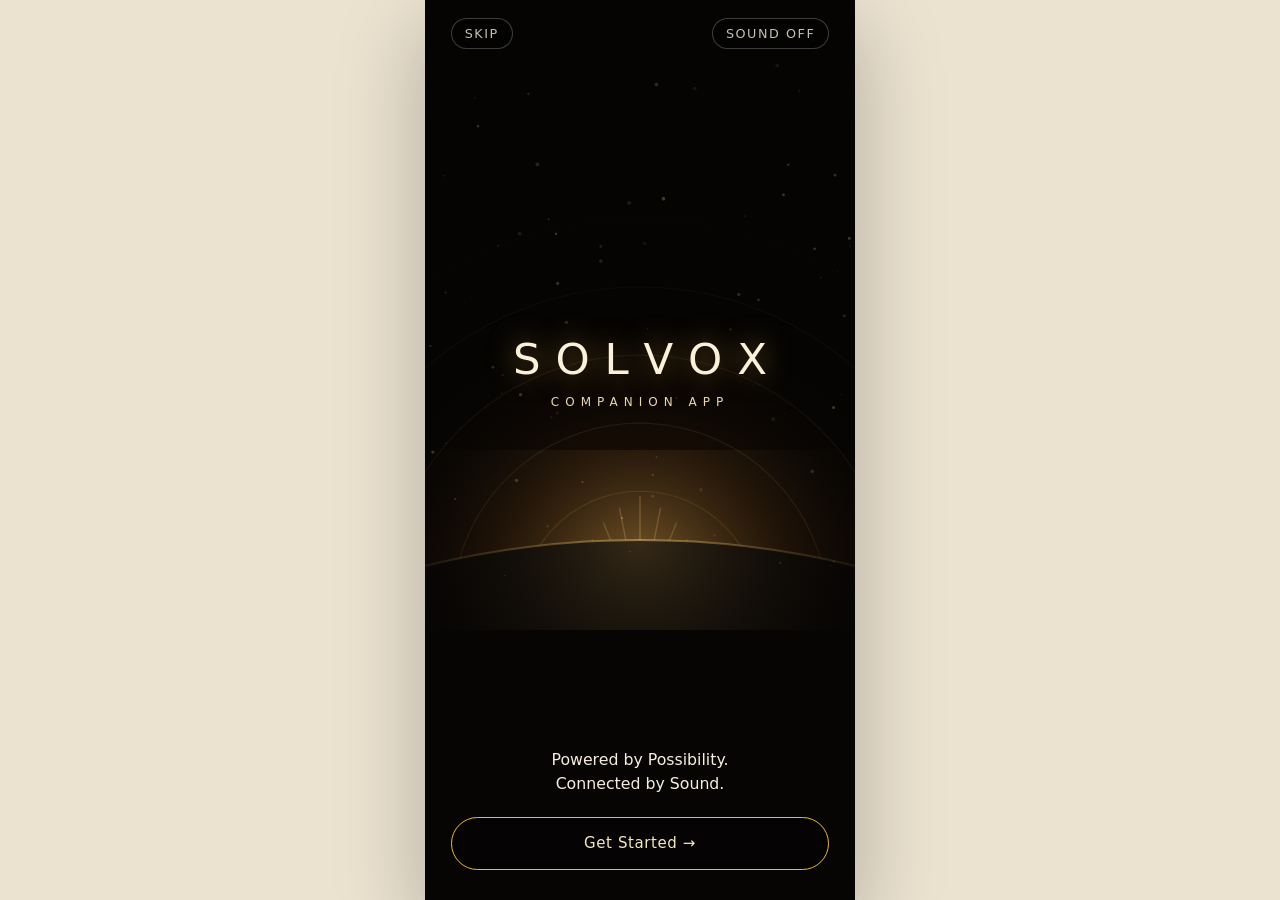
<file: solvox-standalone.html>
<!doctype html><html lang="en"><head><meta charset="utf-8"><meta name="viewport" content="width=device-width,initial-scale=1,viewport-fit=cover"><meta name="apple-mobile-web-app-capable" content="yes"><meta name="mobile-web-app-capable" content="yes"><meta name="apple-mobile-web-app-status-bar-style" content="black-translucent"><meta name="apple-mobile-web-app-title" content="SolVox"><meta name="theme-color" content="#12100E"><style>:root{color-scheme:light dark;padding-top:env(safe-area-inset-top,0px);padding-bottom:env(safe-area-inset-bottom,0px)}[hidden]{display:none!important}</style><title>SolVox Companion</title>
<meta name="claude:viewport-fit-sides" content="cover">
<style>
/* Layout: one phone-shaped frame. Intro film -> welcome -> auth -> pairing -> five-tab shell with sliding overlays. */
:root{--gut:0px;--fr:0px;--ts:1;
--bg0:#EBE2D0;--bg:#FBF8F1;--bg2:#F2EBDC;--card:#FFFEFA;--bar:rgba(251,248,241,.94);--line:rgba(80,60,20,.13);
--fg:#231E14;--mut:#756A58;--gold:#E2AE45;--gold2:#B98010;--gt:#8F6204;--onGold:#2A1D04;
--ok:#2B8A57;--warn:#C0701B;--bad:#C0432F;--L:#3F7FC4;--R:#CC4F3B;--shadow:0 12px 32px rgba(120,86,20,.13);--bs:0 10px 10px rgba(60,40,10,.35);
--head:'Josefin Sans','Avenir Next',system-ui,sans-serif;--body:'Jost','Avenir Next',system-ui,-apple-system,'Segoe UI',Roboto,sans-serif}
@media (prefers-color-scheme:dark){:root:not([data-theme="light"]):not([data-app="light"]){
--bg0:#060504;--bg:#12100E;--bg2:#1A1714;--card:#1F1C18;--bar:rgba(18,16,14,.94);--line:rgba(255,236,200,.11);
--fg:#F6EFDF;--mut:#A99F89;--gold:#EDBE57;--gold2:#F4D07C;--gt:#EDBE57;--ok:#58C487;--warn:#E8A055;--bad:#E8725F;--L:#6AA5E8;--R:#EE7C68;--shadow:0 12px 32px rgba(0,0,0,.5);--bs:0 0 16px rgba(237,190,87,.3);color-scheme:dark}}
:root[data-theme="dark"]:not([data-app="light"]),:root[data-app="dark"]{
--bg0:#060504;--bg:#12100E;--bg2:#1A1714;--card:#1F1C18;--bar:rgba(18,16,14,.94);--line:rgba(255,236,200,.11);
--fg:#F6EFDF;--mut:#A99F89;--gold:#EDBE57;--gold2:#F4D07C;--gt:#EDBE57;--ok:#58C487;--warn:#E8A055;--bad:#E8725F;--L:#6AA5E8;--R:#EE7C68;--shadow:0 12px 32px rgba(0,0,0,.5);--bs:0 0 16px rgba(237,190,87,.3);color-scheme:dark}
*{box-sizing:border-box;-webkit-tap-highlight-color:transparent}
html,body{height:100%}
body{margin:0;background:var(--bg0);color:var(--fg);font:400 15px/1.4 var(--body);overflow:hidden;
padding-left:max(var(--gut),env(safe-area-inset-left,0px));padding-right:max(var(--gut),env(safe-area-inset-right,0px))}
button,input,textarea{font:inherit;color:inherit}
button{cursor:pointer;border:0;background:none;padding:0}
:focus-visible{outline:2px solid var(--gold);outline-offset:2px}
.frame{position:relative;height:100%;max-width:430px;margin:0 auto;overflow:hidden;border-radius:var(--fr);background:var(--bg);
font-size:calc(15px*var(--ts));box-shadow:0 30px 80px rgba(0,0,0,.25)}
.scr{position:absolute;inset:0;background:var(--bg);display:flex;flex-direction:column;
transition:transform .6s cubic-bezier(.22,.8,.2,1),opacity .5s ease,visibility 0s}
.scr[data-s="right"]{transform:translateX(16%) scale(.985);opacity:0;visibility:hidden;pointer-events:none;transition:transform .6s cubic-bezier(.22,.8,.2,1),opacity .5s ease,visibility 0s .6s}
.scr[data-s="left"]{transform:translateX(-10%) scale(.985);opacity:0;visibility:hidden;pointer-events:none;transition:transform .6s cubic-bezier(.22,.8,.2,1),opacity .5s ease,visibility 0s .6s}
.head{font-family:var(--head)}
.body{flex:1;min-height:0;overflow-y:auto;padding:4px 20px 28px;scrollbar-width:none;-webkit-overflow-scrolling:touch}
.body::-webkit-scrollbar{display:none}
.card{background:var(--card);border:1px solid var(--line);border-radius:22px;padding:16px;box-shadow:var(--shadow)}
.row{display:flex;align-items:center;gap:12px}
.sp{flex:1;min-width:0}
.mut{color:var(--mut)}
.h1{font:300 1.9em/1.1 var(--head);letter-spacing:.02em;margin:0}
.h2{font:600 1.05em var(--head);letter-spacing:.04em;margin:0}
.cap{font-size:.78em;letter-spacing:.14em;text-transform:uppercase;color:var(--mut);font-weight:500}
.btn{display:flex;align-items:center;justify-content:center;gap:10px;height:3.5em;border-radius:2em;border:1.5px solid var(--gold);width:100%;font-weight:500;letter-spacing:.04em;transition:transform .2s,box-shadow .3s,background .3s}
.btn:active{transform:scale(.97)}
.btn.gold{background:linear-gradient(135deg,#F5D06E,#D9A235);color:var(--onGold);border-color:transparent;box-shadow:0 8px 24px rgba(217,162,53,.35)}
.btn.sm{height:2.8em;font-size:.92em}
.btn.dis{opacity:.45;pointer-events:none}
.link{color:var(--gt);font-weight:500;text-decoration:underline;text-underline-offset:3px}
.icbtn{width:2.8em;height:2.8em;border-radius:50%;display:grid;place-items:center;position:relative;border:1px solid var(--line);background:var(--card)}
.icbtn .dot{position:absolute;top:.55em;right:.6em;width:.6em;height:.6em;border-radius:50%;background:var(--gold);box-shadow:0 0 0 2px var(--card)}
.ic{display:block;flex:none}
.chip{display:inline-flex;align-items:center;gap:6px;padding:.45em .95em;border-radius:2em;border:1px solid var(--line);background:var(--card);font-size:.9em;transition:all .3s}
.chip.on{background:linear-gradient(135deg,#F5D06E,#DFA83B);color:var(--onGold);border-color:transparent;font-weight:500}
.sw{position:relative;width:3.1em;height:1.8em;flex:none}
.sw input{position:absolute;inset:0;opacity:0;margin:0;cursor:pointer;z-index:1}
.sw i{position:absolute;inset:0;border-radius:2em;background:var(--bg2);border:1px solid var(--line);transition:.3s}
.sw i::after{content:"";position:absolute;left:.2em;top:.2em;width:1.3em;height:1.3em;border-radius:50%;background:var(--mut);transition:.3s cubic-bezier(.3,1.4,.5,1)}
.sw input:checked+i{background:linear-gradient(135deg,#F5D06E,#DFA83B);border-color:transparent}
.sw input:checked+i::after{transform:translateX(1.3em);background:#fff}
.list>*+*{border-top:1px solid var(--line)}
.li{display:flex;align-items:center;gap:12px;padding:.9em 0;width:100%;text-align:left}
.li .ico{width:2.4em;height:2.4em;border-radius:12px;background:var(--bg2);display:grid;place-items:center;color:var(--gt);flex:none}
.li b{font-weight:500;display:block}
.li small{display:block;color:var(--mut);font-size:.82em}
.top{display:flex;align-items:center;justify-content:space-between;gap:12px;padding:14px 20px 10px}
.top .t{font:400 1.25em var(--head);letter-spacing:.06em}
/* intro */
#s-intro{background:#050403;color:#F6EFDF}
#introCv{position:absolute;inset:0;width:100%;height:100%}
.intro-ui{position:absolute;inset:0;display:flex;flex-direction:column;justify-content:space-between;padding:18px 26px 30px}
.intro-top{display:flex;justify-content:space-between}
.ghost{color:rgba(246,239,223,.8);border:1px solid rgba(246,239,223,.25);border-radius:2em;padding:.45em 1em;font-size:.85em;letter-spacing:.12em;text-transform:uppercase;background:rgba(0,0,0,.25);backdrop-filter:blur(6px)}
.intro-mid{text-align:center;margin-top:-6vh}
.wm{font:300 2.9em var(--head);letter-spacing:.34em;margin-right:-.34em;display:flex;justify-content:center;color:#FBF1DA;text-shadow:0 0 28px rgba(255,190,80,.55)}
.wm span{opacity:0;transform:translateY(14px);filter:blur(8px);animation:wl 1.1s cubic-bezier(.2,.8,.2,1) forwards}
@keyframes wl{to{opacity:1;transform:none;filter:none}}
.isub{font:300 .8em var(--head);letter-spacing:.5em;margin-top:.9em;opacity:0;animation:fi 1.2s 5.2s forwards;color:#E9D8B3}
.itag{text-align:center;font-size:1.05em;line-height:1.5;margin:0 0 22px;opacity:0;animation:fi 1.4s 5.8s forwards}
.igo{opacity:0;animation:fi 1.2s 6.6s forwards;border-color:#E9B949;color:#F6E7BE;background:rgba(0,0,0,.25);backdrop-filter:blur(6px)}
@keyframes fi{to{opacity:1}}
/* welcome */
.wel-track{flex:1;display:flex;overflow-x:auto;scroll-snap-type:x mandatory;scrollbar-width:none}
.wel-track::-webkit-scrollbar{display:none}
.wel{flex:0 0 100%;scroll-snap-align:center;display:flex;flex-direction:column;align-items:center;justify-content:center;padding:30px 34px;text-align:center;gap:14px}
.wel p{color:var(--mut);margin:0;max-width:30ch}
.art{width:220px;height:220px;border-radius:50%;display:grid;place-items:center;position:relative;margin-bottom:16px;background:radial-gradient(circle,rgba(226,174,69,.28),transparent 68%)}
.art::before,.art::after{content:"";position:absolute;inset:0;border-radius:50%;border:1px solid var(--gold);opacity:0;animation:rip 3.6s infinite}
.art::after{animation-delay:1.8s}
@keyframes rip{0%{transform:scale(.5);opacity:.7}100%{transform:scale(1.25);opacity:0}}
.wel-foot{padding:10px 26px calc(24px + env(safe-area-inset-bottom,0px));display:flex;flex-direction:column;gap:12px;align-items:center}
.dots{display:flex;gap:8px}
.dots i{width:8px;height:8px;border-radius:8px;background:var(--line);transition:all .4s}
.dots i.on{width:26px;background:var(--gold)}
/* auth */
.seg{display:grid;grid-template-columns:1fr 1fr;background:var(--bg2);border-radius:2em;padding:4px;position:relative}
.seg button{padding:.7em;border-radius:2em;position:relative;z-index:1;font-weight:500;color:var(--mut);transition:color .3s}
.seg button.on{color:var(--onGold)}
.seg .pill{position:absolute;top:4px;bottom:4px;left:4px;width:calc(50% - 4px);border-radius:2em;background:linear-gradient(135deg,#F5D06E,#DFA83B);transition:transform .45s cubic-bezier(.3,1.2,.4,1)}
.seg[data-t="in"] .pill{transform:translateX(100%)}
.fld{position:relative;margin-top:14px}
.fld>svg.ic{position:absolute;left:14px;top:50%;transform:translateY(-50%);color:var(--mut);pointer-events:none}
.fld input[type=text],.fld input[type=email],.fld input[type=password]{width:100%;height:3.4em;border-radius:16px;border:1.5px solid var(--line);background:var(--card);padding:0 44px;outline:0;transition:border-color .3s,box-shadow .3s}
.fld input:focus{border-color:var(--gold);box-shadow:0 0 0 4px rgba(226,174,69,.18)}
.fld .eye{position:absolute;right:6px;top:50%;transform:translateY(-50%);width:2.6em;height:2.6em;display:grid;place-items:center;color:var(--mut)}
.err{color:var(--bad);font-size:.84em;min-height:1.2em;margin:6px 4px 0}
.meter{display:flex;gap:4px;margin-top:8px}
.meter i{flex:1;height:4px;border-radius:4px;background:var(--line);transition:background .3s}
.chk{display:flex;gap:10px;align-items:flex-start;margin-top:14px;font-size:.9em;color:var(--mut)}
.chk input{accent-color:#D9A235;width:1.2em;height:1.2em;margin:.1em 0 0}
/* tabs */
.tabs{position:relative;flex:1;min-height:0}
.tab{position:absolute;inset:0;display:flex;flex-direction:column;transition:transform .5s cubic-bezier(.22,.8,.2,1),opacity .4s;background:var(--bg)}
.tab[data-s="right"]{transform:translateX(9%);opacity:0;visibility:hidden;pointer-events:none;transition:transform .5s cubic-bezier(.22,.8,.2,1),opacity .4s,visibility 0s .5s}
.tab[data-s="left"]{transform:translateX(-9%);opacity:0;visibility:hidden;pointer-events:none;transition:transform .5s cubic-bezier(.22,.8,.2,1),opacity .4s,visibility 0s .5s}
.tabbar{display:flex;justify-content:space-around;padding:8px 6px calc(10px + env(safe-area-inset-bottom,0px));border-top:1px solid var(--line);background:var(--bar);backdrop-filter:blur(14px);position:relative;z-index:5}
.tabbar button{flex:1;display:flex;flex-direction:column;align-items:center;gap:3px;font-size:.68em;color:var(--mut);padding:6px 0;position:relative;transition:color .3s}
.tabbar button svg{transition:transform .4s cubic-bezier(.3,1.5,.5,1)}
.tabbar button.on{color:var(--gt)}
.tabbar button.on svg{transform:translateY(-2px) scale(1.12)}
.tabbar button::after{content:"";position:absolute;top:-9px;width:22px;height:3px;border-radius:3px;background:var(--gold);transform:scaleX(0);transition:transform .4s}
.tabbar button.on::after{transform:scaleX(1)}
/* rings */
.ring{position:relative;width:min(240px,64vw);aspect-ratio:1;margin:0 auto}
.ring>svg{width:100%;height:100%;overflow:visible}
.ring .rt{fill:none;stroke:var(--line);stroke-width:7}
.ring .rp{fill:none;stroke:url(#goldG);stroke-width:7;stroke-linecap:round;transition:stroke-dashoffset 1.2s cubic-bezier(.2,.8,.2,1);filter:drop-shadow(0 0 8px rgba(226,174,69,.55))}
.ring .rin{position:absolute;inset:0;display:flex;flex-direction:column;align-items:center;justify-content:center;gap:2px}
.ring .rin .ic{color:var(--gold);animation:spin 18s linear infinite}
@keyframes spin{to{transform:rotate(360deg)}}
.pct{font:300 3.2em/1 var(--head)}
.pct b{font-weight:300}.pct small{font-size:.45em}
.lbl{color:var(--mut);font-size:.9em}
.glow{position:absolute;inset:-14%;border-radius:50%;background:radial-gradient(circle,rgba(226,174,69,calc(.12 + .35*var(--aura,.5))),transparent 65%);animation:breathe 4s ease-in-out infinite;pointer-events:none}
@keyframes breathe{50%{transform:scale(1.07);opacity:.75}}
.buds{display:grid;grid-template-columns:1fr auto 1fr;align-items:center;gap:6px;margin-top:6px}
.budc{display:flex;flex-direction:column;align-items:center;gap:4px;font-size:.9em}
.btpill{display:flex;flex-direction:column;align-items:center;gap:4px;font-size:.78em;color:var(--mut)}
.btpill .c{width:3.2em;height:3.2em;border-radius:50%;display:grid;place-items:center;border:1.5px solid var(--gold);color:var(--gt);background:var(--card);transition:all .4s}
.btpill.off .c{border-color:var(--line);color:var(--mut)}
.g2{display:grid;grid-template-columns:1fr 1fr;gap:12px}
.tile{display:flex;flex-direction:column;align-items:flex-start;gap:10px;text-align:left;padding:16px;border-radius:22px;border:1px solid var(--line);background:var(--card);box-shadow:var(--shadow);transition:transform .25s}
.tile:active{transform:scale(.97)}
.tile .ico{width:2.6em;height:2.6em;border-radius:14px;background:var(--bg2);display:grid;place-items:center;color:var(--gt)}
.tile small{color:var(--mut);display:block;font-size:.8em}
.tile.gold{background:linear-gradient(135deg,#F5D06E,#D79F2F);color:var(--onGold);border:0}
.tile.gold .ico{background:rgba(255,255,255,.35);color:var(--onGold)}
.tile.gold small{color:rgba(42,29,4,.72)}
.ok{color:var(--ok)}.bad{color:var(--bad)}
.dotok{display:inline-block;width:8px;height:8px;border-radius:50%;background:var(--ok);margin-right:6px;box-shadow:0 0 0 4px rgba(43,138,87,.18)}
.dotok.off{background:var(--bad);box-shadow:0 0 0 4px rgba(192,67,47,.18)}
/* tune */
.dial{position:relative;width:min(230px,62vw);aspect-ratio:1;touch-action:none}
.dial>svg{width:100%;height:100%;overflow:visible;cursor:grab}
.dial .tr{fill:none;stroke:var(--line);stroke-width:9;stroke-linecap:round}
.dial .pr{fill:none;stroke:url(#goldG);stroke-width:9;stroke-linecap:round;filter:drop-shadow(0 0 6px rgba(226,174,69,.5))}
.dial .kn{fill:var(--bg);stroke:var(--gold);stroke-width:3}
.dial .mid{position:absolute;inset:0;display:flex;flex-direction:column;align-items:center;justify-content:center;pointer-events:none}
.rng{width:100%;accent-color:#D9A235}
canvas.spec{width:100%;height:84px;display:block;border-radius:14px;background:var(--bg2)}
.scene{display:inline-flex;gap:8px;align-items:center;padding:.4em .9em;border-radius:2em;background:var(--bg2);font-size:.85em}
.scene i{width:8px;height:8px;border-radius:50%;background:var(--mut)}
.scene.live i{background:var(--ok);animation:pulse 1.2s infinite}
@keyframes pulse{50%{transform:scale(1.6);opacity:.5}}
.mrow{display:flex;align-items:center;gap:12px;width:100%;padding:.85em 12px;border-radius:16px;text-align:left;border:1px solid transparent;transition:all .3s}
.mrow.on{background:var(--bg2);border-color:var(--gold)}
.mrow .rad{width:1.3em;height:1.3em;border-radius:50%;border:2px solid var(--line);margin-left:auto;transition:all .3s}
.mrow.on .rad{border-color:var(--gold);background:radial-gradient(circle,var(--gold) 45%,transparent 50%)}
/* find */
.radar{position:relative;width:100%;aspect-ratio:1;border-radius:50%;touch-action:none;background:radial-gradient(circle,rgba(226,174,69,.1),transparent 70%)}
.radar canvas{width:100%;height:100%;display:block}
.sig{display:flex;gap:3px;align-items:flex-end;height:1.1em}
.sig i{width:4px;background:var(--line);border-radius:2px;transition:background .3s}
.sig i.on{background:var(--gold)}
.badge{font-size:.72em;letter-spacing:.1em;text-transform:uppercase;padding:.3em .7em;border-radius:2em;background:var(--bg2);color:var(--mut)}
.badge.live{background:rgba(43,138,87,.15);color:var(--ok)}
.pulsebtn{position:relative}
.pulsebtn.act::after{content:"";position:absolute;inset:-4px;border-radius:2em;border:2px solid var(--gold);animation:rip 1.6s infinite}
textarea,.fld2{width:100%;border-radius:14px;border:1.5px solid var(--line);background:var(--card);padding:.7em 1em;outline:0;resize:none}
textarea:focus,.fld2:focus{border-color:var(--gold)}
/* solar */
.bars{display:flex;align-items:flex-end;gap:10px;height:96px}
.bars div{flex:1;display:flex;flex-direction:column;align-items:center;gap:6px;justify-content:flex-end;height:100%;font-size:.7em;color:var(--mut)}
.bars b{width:100%;border-radius:8px 8px 3px 3px;background:linear-gradient(180deg,#F5D06E,#C98F1E);transition:height 1s cubic-bezier(.2,.8,.2,1);min-height:3px}
.bars div.today b{box-shadow:0 0 14px rgba(226,174,69,.6)}
/* overlays */
.ovl{position:absolute;inset:0;background:var(--bg);display:flex;flex-direction:column;transform:translateY(100%);visibility:hidden;transition:transform .55s cubic-bezier(.22,.8,.2,1),visibility 0s .55s;z-index:20}
.ovl.open{transform:none;visibility:visible;transition:transform .55s cubic-bezier(.22,.8,.2,1),visibility 0s}
.ovl.dark{background:#060504;color:#F6EFDF}
.faq{width:100%;text-align:left;padding:.9em 0}
.faq .a{max-height:0;overflow:hidden;color:var(--mut);font-size:.92em;transition:max-height .4s,margin .4s}
.faq.open .a{max-height:220px;margin-top:8px}
.faq .ic.ch{transition:transform .3s;margin-left:auto}
.faq.open .ic.ch{transform:rotate(90deg)}
.res li{display:flex;gap:10px;align-items:center;padding:.5em 0;list-style:none}
.res{padding:0;margin:0}
.testbtn{width:min(190px,52vw);aspect-ratio:1;border-radius:50%;background:radial-gradient(circle at 35% 30%,#FBE19A,#D9A235 70%);color:var(--onGold);font:600 1.15em var(--head);letter-spacing:.06em;box-shadow:0 0 0 0 rgba(226,174,69,.5),0 16px 40px rgba(217,162,53,.4);transition:transform .15s}
.testbtn:active{transform:scale(.94)}
.lvl{height:8px;border-radius:8px;background:var(--bg2);overflow:hidden}.lvl i{display:block;height:100%;width:0;background:linear-gradient(90deg,#F5D06E,#D9A235);transition:width .3s}
.solarbig{width:min(260px,70vw);aspect-ratio:1;border-radius:50%;position:relative;display:grid;place-items:center;
background:conic-gradient(from 0deg,#6b4a10,#F5D06E,#6b4a10,#F5D06E,#6b4a10);animation:spin 9s linear infinite;box-shadow:0 0 80px rgba(240,180,60,.55)}
.solarbig::before{content:"";position:absolute;inset:7px;border-radius:50%;background:#0a0806}
.solarbig>*{animation:spin 9s linear infinite reverse}
#toast{position:absolute;left:50%;bottom:calc(84px + env(safe-area-inset-bottom,0px));transform:translate(-50%,20px);background:#241d12;color:#F6EFDF;padding:.7em 1.2em;border-radius:2em;font-size:.88em;opacity:0;pointer-events:none;transition:.4s;z-index:60;max-width:88%;text-align:center;box-shadow:0 10px 30px rgba(0,0,0,.35);border:1px solid rgba(233,185,73,.4)}
#toast.show{opacity:1;transform:translate(-50%,0)}
.stage{position:fixed;left:-9999px}
@media (prefers-reduced-motion:reduce){*{animation-duration:.01s!important;animation-iteration-count:1!important;transition-duration:.01s!important}.wm span,.isub,.itag,.igo{opacity:1!important}}
.budimg{display:block;height:auto;filter:drop-shadow(var(--bs));animation:floaty 5.5s ease-in-out infinite;user-select:none;-webkit-user-drag:none}
.budc:nth-child(3) .budimg,.row .budimg+.budimg{animation-delay:-2.7s}
@keyframes floaty{50%{transform:translateY(-5px)}}
.led{display:inline-block;width:10px;height:10px;border-radius:50%;background:var(--bad);flex:none;box-shadow:0 0 0 3px rgba(192,67,47,.18)}
.led.on{background:#25D9C5;box-shadow:0 0 0 3px rgba(37,217,197,.22),0 0 12px #25D9C5;animation:pulse 2.2s infinite}
.led.big{width:14px;height:14px}
.strip{width:100%;display:flex;align-items:center;gap:8px;padding:7px 16px;font-size:.78em;background:var(--bg2);border-bottom:1px solid var(--line);text-align:left;flex:none}
.strip.off{background:rgba(192,67,47,.12)}
.net{padding:.15em .7em;border-radius:2em;background:rgba(43,138,87,.15);color:var(--ok);font-weight:500}
.net.offline{background:rgba(192,112,27,.18);color:var(--warn)}
.connc.off{border-color:rgba(192,67,47,.45)}
.cl{padding:.45em 0;border-bottom:1px solid var(--line);line-height:1.35}
.cl:last-child{border-bottom:0}
.cl small{color:var(--mut);margin-right:.6em;font-size:.62em;letter-spacing:.04em}
.cl.int{color:var(--mut)}
mark{background:rgba(226,174,69,.45);color:inherit;border-radius:4px;padding:0 3px}
.latest{line-height:1.25;min-height:2.6em;overflow-wrap:anywhere}
.latest-card{border-color:var(--gold)}
.capmsg{padding:.7em 1em;border-radius:14px;background:rgba(192,112,27,.14);color:var(--warn);font-size:.88em}
select.fld2{appearance:auto}
.body>.btn,.body>.g2,.body>.row,.body>.card.list,.body>.link{flex-shrink:0}
.capmsg .chip{display:inline-flex}
</style>

</head><body><div class="frame" id="frame">
<svg width="0" height="0" style="position:absolute" aria-hidden="true"><defs><linearGradient id="goldG" x1="0" y1="0" x2="1" y2="1"><stop offset="0" stop-color="#F7D675"/><stop offset="1" stop-color="#D49A2A"/></linearGradient></defs></svg>

<!-- INTRO FILM -->
<section class="scr" id="s-intro" data-s="active" aria-label="Intro">
 <canvas id="introCv"></canvas>
 <div class="intro-ui">
  <div class="intro-top"><button class="ghost" data-act="introSkip">Skip</button><button class="ghost" data-act="introSnd" id="introSnd">Sound off</button></div>
  <div class="intro-mid"><div class="wm" id="wm" aria-label="SolVox"></div><div class="isub">COMPANION APP</div></div>
  <div><p class="itag">Powered by Possibility.<br>Connected by Sound.</p><button class="btn igo" data-act="introGo">Get Started &rarr;</button></div>
 </div>
</section>

<!-- WELCOME -->
<section class="scr" id="s-welcome" data-s="right">
 <div class="top"><span class="cap">SolVox</span><button class="link" data-act="welSkip">Skip</button></div>
 <div class="wel-track" id="welTrack">
  <div class="wel"><div class="art" id="art1"></div><h2 class="h1">Hearing, powered<br>by the sun</h2><p>SolarCharge tops up your aids from natural light, so a dead battery is the last thing on your mind.</p></div>
  <div class="wel"><div class="art" id="art2"></div><h2 class="h1">Never lose<br>a bud again</h2><p>Find My Device rings, maps and guides you with sound that pans toward your aid as you turn.</p></div>
  <div class="wel"><div class="art" id="art3"></div><h2 class="h1">Tuned to<br>your ears</h2><p>A short HearPrint test shapes the sound around you. The Live Transcriber turns speech into text.</p></div>
 </div>
 <div class="wel-foot"><div class="dots" id="dots"><i class="on"></i><i></i><i></i></div><button class="btn gold" data-act="welNext" id="welNext">Next</button></div>
</section>

<!-- AUTH -->
<section class="scr" id="s-auth" data-s="right">
 <div class="body" style="padding-top:26px">
  <div class="cap">SolVox account</div>
  <h1 class="h1" id="authTitle" style="margin:6px 0 18px">Create your<br>account</h1>
  <div class="seg" id="authSeg" data-t="up"><i class="pill"></i><button class="on" data-act="authTab" data-v="up" type="button">Sign up</button><button data-act="authTab" data-v="in" type="button">Sign in</button></div>
  <form id="authForm" novalidate autocomplete="on">
   <div class="fld" id="fName"><svg class="ic" width="20" height="20" viewBox="0 0 24 24" fill="none" stroke="currentColor" stroke-width="1.6" stroke-linecap="round" stroke-linejoin="round"><path d="M12 4a4 4 0 1 0 0 8a4 4 0 0 0 0-8M4 21a8 8 0 0 1 16 0"/></svg><input type="text" id="aName" placeholder="Your name" autocomplete="name"></div>
   <div class="fld"><svg class="ic" width="20" height="20" viewBox="0 0 24 24" fill="none" stroke="currentColor" stroke-width="1.6" stroke-linecap="round" stroke-linejoin="round"><path d="M3 5h18v14H3zM3 6l9 7 9-7"/></svg><input type="email" id="aEmail" placeholder="Email address" autocomplete="email" inputmode="email"></div>
   <div class="fld"><svg class="ic" width="20" height="20" viewBox="0 0 24 24" fill="none" stroke="currentColor" stroke-width="1.6" stroke-linecap="round" stroke-linejoin="round"><path d="M6 11h12v10H6zM8 11V8a4 4 0 0 1 8 0v3"/></svg><input type="password" id="aPass" placeholder="Password" autocomplete="current-password"><button type="button" class="eye" data-act="togglePass" aria-label="Show password" id="eyeBtn"></button></div>
   <div class="meter" id="meter"><i></i><i></i><i></i><i></i></div>
   <label class="chk" id="fTerms"><input type="checkbox" id="aTerms"><span>I agree to the Terms and the Privacy Policy. My data stays on this device in this demo.</span></label>
   <div class="err" id="authErr" role="alert"></div>
   <button class="btn gold" type="submit" style="margin-top:8px" id="authGo">Create account</button>
  </form>
  <div style="text-align:center;margin-top:16px;display:flex;flex-direction:column;gap:12px">
   <button class="link" data-act="forgot" id="forgotBtn" hidden>Forgot password?</button>
   <button class="btn sm" data-act="guest">Continue as guest</button>
  </div>
 </div>
</section>

<!-- PAIR -->
<section class="scr" id="s-pair" data-s="right">
 <div class="body" style="display:flex;flex-direction:column;align-items:center;justify-content:center;text-align:center;gap:16px">
  <div class="art" style="width:240px;height:240px" id="pairArt"></div>
  <h1 class="h1">Connect your<br>SolVox buds</h1>
  <p class="mut" style="max-width:30ch;margin:0" id="pairMsg">Put your buds in pairing mode, then choose them from the Bluetooth list.</p>
  <div style="width:100%;display:flex;flex-direction:column;gap:12px;margin-top:8px">
   <div id="pairList" style="display:flex;flex-direction:column;gap:8px;width:100%"></div>
   <button class="btn gold" data-act="pairReal" id="pairRealBtn">Pair with Bluetooth</button>
   <button class="btn" data-act="pairDemo">Use demo buds</button>
  </div>
 </div>
</section>

<!-- SHELL -->
<section class="scr" id="s-shell" data-s="right">
 <button class="strip" id="strip" data-act="stripTap" aria-live="polite"></button>
 <div class="tabs" id="tabs">
  <div class="tab" id="tab-home" data-s="active"></div>
  <div class="tab" id="tab-tune" data-s="right"></div>
  <div class="tab" id="tab-find" data-s="right"></div>
  <div class="tab" id="tab-solar" data-s="right"></div>
  <div class="tab" id="tab-me" data-s="right"></div>
 </div>
 <nav class="tabbar" id="tabbar" aria-label="Main"></nav>
</section>

<!-- OVERLAYS -->
<section class="ovl" id="o-hearing"></section>
<section class="ovl" id="o-alerts"></section>
<section class="ovl" id="o-personal"></section>
<section class="ovl" id="o-help"></section>
<section class="ovl" id="o-test"></section>
<section class="ovl dark" id="o-solar"></section>
<section class="ovl" id="o-caps"></section>
<div id="toast" role="status" aria-live="polite"></div>
</div>

<script>
(()=>{
'use strict';
const $=(s,r=document)=>r.querySelector(s),$$=(s,r=document)=>[...r.querySelectorAll(s)];
const clamp=(v,a,b)=>Math.min(b,Math.max(a,v)),lerp=(a,b,t)=>a+(b-a)*t,ease=t=>1-Math.pow(1-t,3);
const esc=s=>String(s).replace(/[&<>"']/g,c=>({'&':'&amp;','<':'&lt;','>':'&gt;','"':'&quot;',"'":'&#39;'}[c]));
const root=document.documentElement,frame=$('#frame');
/* ---------- state ---------- */
const KEY='solvox.v1';
const DEF={user:null,theme:'auto',ts:1,haptics:true,notif:{battery:true,conn:true,update:false},push:false,vol:70,mode:'normal',auto:false,nr:true,wind:false,dir:false,
lost:false,lostMsg:'',sep:true,sunSrc:'auto',backup:false,bat:{L:85,R:83},hist:[22,31,18,40,27,35,12],hear:null,last:null,note:'',alerts:[],usage:405,dev:null,flags:{low:false,full:false,sep:false}};
let S;try{S=Object.assign({},DEF,JSON.parse(localStorage.getItem(KEY)||'{}'));}catch(e){S=Object.assign({},DEF);}
S.notif=Object.assign({},DEF.notif,S.notif);S.flags=Object.assign({},DEF.flags,S.flags);S.bat=Object.assign({},DEF.bat,S.bat);
let st=0;const save=()=>{clearTimeout(st);st=setTimeout(()=>{try{localStorage.setItem(KEY,JSON.stringify(S))}catch(e){}},300)};
const users=()=>{try{return JSON.parse(localStorage.getItem('solvox.users')||'[]')}catch(e){return[]}};
const saveUsers=u=>{try{localStorage.setItem('solvox.users',JSON.stringify(u))}catch(e){}};
/* ---------- icons ---------- */
const P={sun:'<circle cx="12" cy="12" r="4"/><path d="M12 2v2M12 20v2M2 12h2M20 12h2M4.9 4.9l1.4 1.4M17.7 17.7l1.4 1.4M4.9 19.1l1.4-1.4M17.7 6.3l1.4-1.4"/>',
home:'<path d="M3 11l9-8 9 8v9a1 1 0 0 1-1 1h-5v-6H9v6H4a1 1 0 0 1-1-1z"/>',
tune:'<path d="M4 6h8M16 6h4M4 12h3M11 12h9M4 18h11M19 18h1"/><circle cx="14" cy="6" r="2"/><circle cx="9" cy="12" r="2"/><circle cx="17" cy="18" r="2"/>',
find:'<circle cx="12" cy="12" r="3"/><circle cx="12" cy="12" r="8"/><path d="M12 1.5v3M12 19.5v3M1.5 12h3M19.5 12h3"/>',
bell:'<path d="M6 9a6 6 0 1 1 12 0c0 6 2 7 2 7H4s2-1 2-7M10 20a2 2 0 0 0 4 0"/>',
gear:'<circle cx="12" cy="12" r="3"/><path d="M12 2.5v2.4M12 19.1v2.4M2.5 12h2.4M19.1 12h2.4M5.3 5.3L7 7M17 17l1.7 1.7M5.3 18.7L7 17M17 7l1.7-1.7"/><circle cx="12" cy="12" r="7"/>',
bt:'<path d="M7 7l10 10-5 5V2l5 5L7 17"/>',ear:'<path d="M7 9a5 5 0 0 1 10 0c0 3-3 3.5-3 6.5a2.5 2.5 0 0 1-5 0M10 9a2 2 0 0 1 4 0"/>',
bolt:'<path d="M13 2L4 14h7l-1 8 9-12h-7z"/>',moon:'<path d="M20 14A8 8 0 1 1 10 4a6.5 6.5 0 0 0 10 10z"/>',
chat:'<path d="M4 5h16v11H9l-5 4z"/>',mic:'<path d="M12 3a3 3 0 0 1 3 3v5a3 3 0 0 1-6 0V6a3 3 0 0 1 3-3M5 11a7 7 0 0 0 14 0M12 18v3"/>',
bat:'<path d="M3 8h15v8H3zM21 11v2"/>',chev:'<path d="M9 6l6 6-6 6"/>',back:'<path d="M15 6l-6 6 6 6"/>',check:'<path d="M5 12l5 5 9-10"/>',
play:'<path d="M7 4l13 8-13 8z"/>',pin:'<path d="M12 21s-7-6.2-7-11a7 7 0 0 1 14 0c0 4.8-7 11-7 11"/><circle cx="12" cy="10" r="2.5"/>',
eye:'<path d="M2 12s4-7 10-7 10 7 10 7-4 7-10 7S2 12 2 12"/><circle cx="12" cy="12" r="3"/>',eyeoff:'<path d="M2 12s4-7 10-7 10 7 10 7-4 7-10 7S2 12 2 12"/><circle cx="12" cy="12" r="3"/><path d="M3 3l18 18"/>',
user:'<path d="M12 4a4 4 0 1 0 0 8a4 4 0 0 0 0-8M4 21a8 8 0 0 1 16 0"/>',vol:'<path d="M4 9v6h4l5 4V5L8 9zM16 9a4 4 0 0 1 0 6"/>',
minus:'<path d="M5 12h14"/>',plus:'<path d="M12 5v14M5 12h14"/>',wave:'<path d="M4 10v4M8 6v12M12 3v18M16 7v10M20 10v4"/>',
shield:'<path d="M12 3l8 3v6c0 5-4 8-8 9-4-1-8-4-8-9V6z"/><path d="M9 12l2 2 4-4"/>',help:'<circle cx="12" cy="12" r="9"/><path d="M9.5 9.5a2.5 2.5 0 1 1 3.5 2.3c-.8.4-1 .9-1 1.7M12 17h0"/>',
nav:'<path d="M12 3l6 17-6-4-6 4z"/>',x:'<path d="M6 6l12 12M18 6L6 18"/>',moon2:'<path d="M20 14A8 8 0 1 1 10 4a6.5 6.5 0 0 0 10 10z"/>',
flag:'<path d="M5 21V4M5 4h11l-2 4 2 4H5"/>',trash:'<path d="M4 7h16M9 7V4h6v3M6 7l1 13h10l1-13"/>',out:'<path d="M9 4H4v16h5M16 8l4 4-4 4M20 12H9"/>',
copy:'<rect x="8" y="8" width="12" height="12" rx="2"/><path d="M16 8V5a1 1 0 0 0-1-1H5a1 1 0 0 0-1 1v10a1 1 0 0 0 1 1h3"/>',
lock:'<path d="M6 11h12v10H6zM8 11V8a4 4 0 0 1 8 0v3"/>',scan:'<path d="M4 8V5a1 1 0 0 1 1-1h3M16 4h3a1 1 0 0 1 1 1v3M20 16v3a1 1 0 0 1-1 1h-3M8 20H5a1 1 0 0 1-1-1v-3M4 12h16"/>'};
const ic=(n,s=22)=>`<svg class="ic" width="${s}" height="${s}" viewBox="0 0 24 24" fill="none" stroke="currentColor" stroke-width="1.6" stroke-linecap="round" stroke-linejoin="round" aria-hidden="true">${P[n]||''}</svg>`;
const IMG={L:'[data-uri]',R:'[data-uri]'};
const bud=(side='L',w=70)=>`<img class="budimg" src="${IMG[side]}" width="${w}" alt="${side==='L'?'Left':'Right'} SolVox bud" draggable="false">`;
/* ---------- helpers ---------- */
let toastT=0;const toast=m=>{const t=$('#toast');t.textContent=m;t.classList.add('show');clearTimeout(toastT);toastT=setTimeout(()=>t.classList.remove('show'),2800)};
const vib=p=>{if(S.haptics&&navigator.vibrate)try{navigator.vibrate(p)}catch(e){}};
const hour=()=>{const d=new Date();return d.getHours()+d.getMinutes()/60};
const sunF=(h=hour())=>h>=6&&h<=18?Math.max(0,Math.sin(Math.PI*(h-6)/12)):0;
const greet=()=>{const h=new Date().getHours();return h<12?'Good morning':h<18?'Good afternoon':'Good evening'};
const fmtT=t=>{const d=new Date(t);return d.toLocaleString([], {weekday:'short',hour:'2-digit',minute:'2-digit'})};
const connected=()=>!!(S.dev&&S.dev.connected);
const avgBat=()=>(S.bat.L+S.bat.R)/2;
const C84=2*Math.PI*84;
const ring=(p,label)=>`<div class="ring" data-ring><div class="glow"></div><svg viewBox="0 0 200 200"><circle class="rt" cx="100" cy="100" r="84"/><circle class="rp" cx="100" cy="100" r="84" stroke-dasharray="${C84}" stroke-dashoffset="${C84*(1-p/100)}" transform="rotate(-90 100 100)"/></svg><div class="rin">${ic('sun',30)}<div class="pct"><b>${Math.round(p)}</b><small>%</small></div><div class="lbl">${label}</div></div></div>`;
const setRings=()=>{$$('[data-ring]').forEach(r=>{const own=r.dataset.ring||'avg';const p=own==='avg'?avgBat():own==='L'?S.bat.L:S.bat.R;const c=$('.rp',r);if(c)c.setAttribute('stroke-dashoffset',C84*(1-p/100));const b=$('.pct b',r);if(b)b.textContent=Math.round(p)})};
/* ---------- router ---------- */
let cur='s-intro';
function show(id,dir=1){if(id===cur)return;const a=$('#'+cur),b=$('#'+id);b.style.transition='none';b.dataset.s=dir>0?'right':'left';void b.offsetWidth;b.style.transition='';b.dataset.s='active';a.dataset.s=dir>0?'left':'right';cur=id;if(id==='s-intro')startIntro();else stopIntro()}
const TABS=['home','tune','find','solar','me'];let curTab='home';
const TLAB={home:'Home',tune:'SoundTune',find:'Find',solar:'Solar',me:'Settings'};
const TIC={home:'home',tune:'tune',find:'find',solar:'sun',me:'gear'};
function tab(n){if(n===curTab)return;const a=$('#tab-'+curTab),b=$('#tab-'+n),d=TABS.indexOf(n)>TABS.indexOf(curTab)?1:-1;b.style.transition='none';b.dataset.s=d>0?'right':'left';void b.offsetWidth;b.style.transition='';b.dataset.s='active';a.dataset.s=d>0?'left':'right';curTab=n;$$('#tabbar button').forEach(x=>x.classList.toggle('on',x.dataset.v===n));vib(8);if(n==='find')syncFind();if(n==='solar')renderSolar();if(n!=='tune'&&false)0}
const OV={hearing:()=>renderHearing(),alerts:()=>renderAlerts(),personal:()=>renderPersonal(),help:()=>renderHelp(),test:()=>renderTestIntro(),solar:()=>renderSolarFull(),caps:()=>renderCaps()};
function openO(n){OV[n]&&OV[n]();$('#o-'+n).classList.add('open');vib(8)}
function closeO(n){$('#o-'+n).classList.remove('open');if(n==='test')abortTest();if(n==='caps')stopCaps();if(n==='alerts'){S.alerts.forEach(a=>a.read=true);save();renderHome()}}
/* ---------- alerts ---------- */
function addAlert(type,title,msg,force){const pref={battery:S.notif.battery,conn:S.notif.conn,update:S.notif.update,find:true}[type];if(pref===false&&!force)return;
S.alerts.unshift({t:Date.now(),type,title,msg,read:false});S.alerts=S.alerts.slice(0,40);save();toast(title);vib([60,40,60]);renderHome();
if(S.push&&'Notification'in window&&Notification.permission==='granted'){try{new Notification(title,{body:msg})}catch(e){}}}
/* ---------- intro film ---------- */
const cv=$('#introCv'),cx=cv.getContext('2d');let introRaf=0,introT0=0,introOn=false,soundOn=false,iaud=null;
const WM='SOLVOX';$('#wm').innerHTML=[...WM].map((c,i)=>`<span style="animation-delay:${3.6+i*.14}s">${c}</span>`).join('');
const parts=Array.from({length:70},()=>({x:Math.random(),y:Math.random(),r:Math.random()*1.6+.4,v:Math.random()*.02+.005,p:Math.random()*6}));
function sizeCv(){const d=Math.min(devicePixelRatio||1,2),r=cv.getBoundingClientRect();cv.width=Math.max(2,r.width*d);cv.height=Math.max(2,r.height*d)}
function introFrame(now){if(!introOn)return;const t=Math.max(0,(now-introT0)/1000),w=cv.width,h=cv.height,d=w/(cv.getBoundingClientRect().width||w);
const e=ease(clamp(t/5.2,0,1)),hy=h*.6,x=w/2;cx.clearRect(0,0,w,h);cx.fillStyle='#050403';cx.fillRect(0,0,w,h);
const sy=hy+(1-e)*h*.16-e*h*.005;
let g=cx.createRadialGradient(x,sy,0,x,sy,w*(.18+1.1*e));g.addColorStop(0,`rgba(255,226,150,${.2+.8*e})`);g.addColorStop(.18,`rgba(255,170,60,${.55*e})`);g.addColorStop(.5,`rgba(150,70,10,${.28*e})`);g.addColorStop(1,'rgba(0,0,0,0)');cx.fillStyle=g;cx.fillRect(0,0,w,h);
/* rays */
cx.save();cx.translate(x,sy);for(let i=-7;i<=7;i++){const a=i*Math.PI/16-Math.PI/2,len=w*(.12+.3*e)*(1-Math.abs(i)/12);cx.strokeStyle=`rgba(255,210,120,${.5*e*(1-Math.abs(i)/9)})`;cx.lineWidth=1.4*d;cx.beginPath();cx.moveTo(Math.cos(a)*w*.05,Math.sin(a)*w*.05);cx.lineTo(Math.cos(a)*len,Math.sin(a)*len);cx.stroke()}cx.restore();
/* sound ripples */
for(let k=0;k<6;k++){const ph=((t*.28+k/6)%1),r=ph*w*.95;cx.strokeStyle=`rgba(240,190,90,${(1-ph)*.34*e})`;cx.lineWidth=1.2*d;cx.beginPath();cx.arc(x,sy,r,Math.PI*1.02,Math.PI*1.98);cx.stroke()}
/* planet */
const R=w*2.1;cx.fillStyle='#070504';cx.beginPath();cx.arc(x,hy+R,R,0,7);cx.fill();
const rim=cx.createLinearGradient(x-w*.6,hy,x+w*.6,hy);rim.addColorStop(0,'rgba(255,190,80,0)');rim.addColorStop(.5,`rgba(255,215,130,${.95*e})`);rim.addColorStop(1,'rgba(255,190,80,0)');
cx.strokeStyle=rim;cx.lineWidth=2.2*d;cx.beginPath();cx.arc(x,hy+R,R,Math.PI*1.4,Math.PI*1.6);cx.stroke();
const hz=cx.createRadialGradient(x,hy,0,x,hy,w*.6);hz.addColorStop(0,`rgba(255,200,110,${.38*e})`);hz.addColorStop(1,'rgba(0,0,0,0)');cx.fillStyle=hz;cx.fillRect(0,hy-h*.1,w,h*.2);
/* dust */
parts.forEach(p=>{p.y-=p.v*.003;if(p.y<0)p.y=1;const a=(.2+.5*Math.sin(t*1.3+p.p)**2)*e;cx.fillStyle=`rgba(255,220,150,${a*.7})`;cx.beginPath();cx.arc(p.x*w,p.y*h*.6+h*.05,p.r*d,0,7);cx.fill()});
introRaf=requestAnimationFrame(introFrame)}
function startIntro(){introOn=true;sizeCv();introT0=performance.now()-(matchMedia('(prefers-reduced-motion: reduce)').matches?6000:0);cancelAnimationFrame(introRaf);introRaf=requestAnimationFrame(introFrame);$$('.wm span,.isub,.itag,.igo').forEach(n=>{n.style.animation='none';void n.offsetWidth;n.style.animation=''})}
function stopIntro(){introOn=false;cancelAnimationFrame(introRaf);stopSwell()}
function swell(){try{const c=aud();stopSwell();const n=c.currentTime,m=c.createGain();m.gain.setValueAtTime(0,n);m.gain.linearRampToValueAtTime(.16,n+3.5);m.gain.linearRampToValueAtTime(.09,n+9);m.connect(c.destination);const lp=c.createBiquadFilter();lp.type='lowpass';lp.frequency.setValueAtTime(300,n);lp.frequency.exponentialRampToValueAtTime(2600,n+5);lp.connect(m);
const os=[110,164.8,220,277.2,329.6].map((f,i)=>{const o=c.createOscillator();o.type=i%2?'triangle':'sine';o.frequency.value=f;const g=c.createGain();g.gain.value=.5/(i+1);o.connect(g);g.connect(lp);o.start(n);return o});
[0,.35,.7,1.05].forEach((o,i)=>{const t=n+5.2+o,f=[659.3,783.99,987.8,1318.5][i];const oo=c.createOscillator(),gg=c.createGain();oo.frequency.value=f;gg.gain.setValueAtTime(0,t);gg.gain.linearRampToValueAtTime(.12,t+.02);gg.gain.exponentialRampToValueAtTime(.0001,t+2.4);oo.connect(gg);gg.connect(c.destination);oo.start(t);oo.stop(t+2.5)});
iaud={os,m}}catch(e){}}
function stopSwell(){if(!iaud)return;try{const c=A.ctx;iaud.m.gain.cancelScheduledValues(c.currentTime);iaud.m.gain.setTargetAtTime(0,c.currentTime,.3);const o=iaud.os;setTimeout(()=>o.forEach(x=>{try{x.stop()}catch(e){}}),1500)}catch(e){}iaud=null}
/* ---------- welcome ---------- */
const arts={art1:`<div style="position:relative;z-index:1">${ic('sun',70)}</div>`,art2:`<div class="row" style="gap:6px;position:relative;z-index:1">${bud('L',100)}${bud('R',100)}</div>`,art3:`<div style="position:relative;z-index:1;color:var(--gold)">${ic('wave',74)}</div>`};
Object.keys(arts).forEach(k=>{$('#'+k).innerHTML=arts[k]});$('#art1 svg').style.color='var(--gold)';
$('#pairArt').innerHTML=`<div class="row" style="gap:6px;position:relative;z-index:1">${bud('L',104)}<div style="color:var(--gt)">${ic('bt',30)}</div>${bud('R',104)}</div>`;
let wi=0;const wt=$('#welTrack');
function welUpdate(){wi=Math.round(wt.scrollLeft/wt.clientWidth);$$('#dots i').forEach((d,i)=>d.classList.toggle('on',i===wi));$('#welNext').textContent=wi===2?'Continue':'Next'}
wt.addEventListener('scroll',()=>{clearTimeout(wt._t);wt._t=setTimeout(welUpdate,60)});
function welNext(){if(wi<2){wt.scrollTo({left:(wi+1)*wt.clientWidth,behavior:'smooth'})}else{toAuth()}}
function toAuth(){if(S.user){afterAuth()}else show('s-auth')}
/* ---------- auth ---------- */
let mode='up';
async function hash(p,salt){try{if(crypto&&crypto.subtle){const b=await crypto.subtle.digest('SHA-256',new TextEncoder().encode(salt+':'+p));return[...new Uint8Array(b)].map(x=>x.toString(16).padStart(2,'0')).join('')}}catch(e){}let h=2166136261;const s=salt+':'+p;for(let i=0;i<s.length;i++){h^=s.charCodeAt(i);h=Math.imul(h,16777619)}return 'f'+(h>>>0).toString(16)}
const strength=p=>{let s=0;if(p.length>=8)s++;if(/[A-Z]/.test(p)&&/[a-z]/.test(p))s++;if(/\d/.test(p))s++;if(/[^A-Za-z0-9]/.test(p)||p.length>=12)s++;return s};
function authMode(m){mode=m;const up=m==='up';$('#authSeg').dataset.t=m;$$('#authSeg button').forEach(b=>b.classList.toggle('on',b.dataset.v===m));$('#authTitle').innerHTML=up?'Create your<br>account':'Welcome<br>back';$('#fName').hidden=!up;$('#fTerms').hidden=!up;$('#meter').hidden=!up;$('#forgotBtn').hidden=up;$('#authGo').textContent=up?'Create account':'Sign in';$('#aPass').autocomplete=up?'new-password':'current-password';$('#authErr').textContent=''}
$('#eyeBtn').innerHTML=ic('eye',20);
$('#aPass').addEventListener('input',e=>{const s=mode==='up'?strength(e.target.value):0;$$('#meter i').forEach((i,n)=>i.style.background=n<s?['#C0432F','#E0902B','#C8B22B','#2B8A57'][s-1]:'')});
$('#authForm').addEventListener('submit',async ev=>{ev.preventDefault();const em=$('#aEmail').value.trim().toLowerCase(),pw=$('#aPass').value,nm=$('#aName').value.trim(),err=m=>{$('#authErr').textContent=m;vib(40)};
if(mode==='up'&&nm.length<2)return err('Enter your name.');if(!/^[^\s@]+@[^\s@]+\.[^\s@]{2,}$/.test(em))return err('Enter a valid email address.');
if(pw.length<8)return err('Password needs at least 8 characters.');
const U=users();
if(mode==='up'){if(strength(pw)<2)return err('Add numbers or capital letters to strengthen the password.');if(!$('#aTerms').checked)return err('Please accept the Terms to continue.');if(U.some(u=>u.email===em))return err('That email already has an account. Try signing in.');
const salt=Math.random().toString(36).slice(2);U.push({name:nm,email:em,salt,h:await hash(pw,salt)});saveUsers(U);S.user={name:nm,email:em};}
else{const u=U.find(u=>u.email===em);if(!u)return err('No account found for that email. Try signing up.');if(u.h!==await hash(pw,u.salt))return err('Wrong password. Try again or reset it.');S.user={name:u.name,email:em};}
$('#authErr').textContent='';save();afterAuth()});
function afterAuth(){toast('Welcome, '+S.user.name.split(' ')[0]);vib(20);if(S.dev){enter()}else show('s-pair')}
/* ---------- pairing ---------- */
const BT={dev:null,rssi:null,rssiT:0};
const IOS=/iPad|iPhone|iPod/.test(navigator.userAgent)||(navigator.platform==='MacIntel'&&navigator.maxTouchPoints>1);
const PAIRTXT=navigator.bluetooth?'Put your buds in pairing mode, then choose them from the Bluetooth list.':'First connect your buds in '+(IOS?'iPhone Settings > Bluetooth':'your phone Bluetooth settings')+'. Then tap Detect my buds.';
let sysT=0;
async function sysList(ask){try{const md=navigator.mediaDevices;if(!md||!md.enumerateDevices)return null;let devs=await md.enumerateDevices();if(ask&&!devs.some(d=>d.label)){const st=await md.getUserMedia({audio:true});st.getTracks().forEach(t=>t.stop());devs=await md.enumerateDevices()}
if(!devs.some(d=>d.label))return null;return devs.filter(d=>(d.kind==='audioinput'||d.kind==='audiooutput')&&d.label&&!/^(default|communications|iphone|ipad|built-?in|macbook|internal)/i.test(d.label.trim())).map(d=>d.label).filter((v,i,a)=>a.indexOf(v)===i)}catch(e){return null}}
async function sysCheck(){if(!S.dev||!S.dev.sys)return;const l=await sysList(false);if(l===null)return;const here=l.includes(S.dev.devLabel);if(here!==connected())setConn(here,false)}
function startSysWatch(){clearInterval(sysT);if(!S.dev||!S.dev.sys)return;sysT=setInterval(sysCheck,4000);try{navigator.mediaDevices.addEventListener('devicechange',sysCheck)}catch(e){}}
function pickSys(name){S.dev={name,real:false,sys:true,connected:true,devLabel:name};S.bat={L:85,R:83};enter();startSysWatch()}
async function pairSystem(){const pm=$('#pairMsg');$('#pairList').innerHTML='';pm.textContent='Looking for your buds…';const l=await sysList(true);
if(l===null){pm.textContent='SolVox needs microphone access to see which Bluetooth audio device is connected. Allow it, then tap Detect again.';return}
if(!l.length){pm.textContent='No Bluetooth buds found yet. Open '+(IOS?'iPhone Settings > Bluetooth':'Bluetooth settings')+', tap your buds so they say Connected, then come back and tap Detect again.';return}
if(l.length===1)return pickSys(l[0]);pm.textContent='Choose your buds:';$('#pairList').innerHTML=l.map(n=>`<button class="btn sm" data-act="pickSys" data-v="${esc(n)}">${esc(n)}</button>`).join('')}
function enter(){S.dev=S.dev||{name:'SolVox Buds',real:false,connected:true};S.dev.connected=true;save();buildShell();show('s-shell')}
function pairDemo(){S.dev={name:'SolVox Demo Buds',real:false,connected:true};S.bat={L:85,R:83};enter()}
async function pairReal(){if(!navigator.bluetooth)return pairSystem();
$('#pairMsg').textContent='Searching…';
try{const d=await navigator.bluetooth.requestDevice({acceptAllDevices:true,optionalServices:['battery_service']});BT.dev=d;S.dev={name:d.name||'Bluetooth buds',real:true,connected:true};
d.addEventListener('gattserverdisconnected',()=>setConn(false));
try{const srv=await d.gatt.connect();try{const sv=await srv.getPrimaryService('battery_service'),ch=await sv.getCharacteristic('battery_level'),v=await ch.readValue();S.bat.L=S.bat.R=v.getUint8(0)}catch(e){}}catch(e){}
try{if(d.watchAdvertisements){d.addEventListener('advertisementreceived',e=>{BT.rssi=e.rssi;BT.rssiT=Date.now()});await d.watchAdvertisements()}}catch(e){}
enter()}catch(e){$('#pairMsg').textContent=PAIRTXT;toast(e&&e.name==='NotFoundError'?'No device chosen.':'Bluetooth pairing is blocked here. Try demo buds.')}}
async function setConn(v,silent){if(!S.dev)return;if(v&&S.dev.sys){const l=await sysList(true);if(!l||!l.includes(S.dev.devLabel)){toast('Buds not found. Connect them in '+(IOS?'iPhone Settings > Bluetooth':'Bluetooth settings')+', then tap again.');return}}if(v&&S.dev.real&&BT.dev&&BT.dev.gatt){try{await BT.dev.gatt.connect()}catch(e){toast('Could not reach the buds. Move closer and retry.');return}}
const was=S.dev.connected;S.dev.connected=v;save();if(was===v)return;
if(!v){captureLoc(true);stopLive();stopRing();stopGuide();if(!silent)addAlert('conn','Hearing aids disconnected','Last seen location saved. Open Find My Device to look for them.')}
else{if(!silent)addAlert('conn','Hearing aids connected','Both buds are ready.');if(S.lost){S.lost=false;addAlert('find','Found your buds','They reconnected while Lost mode was on.',true)}}
renderHome();syncFind();renderTuneState();capStatus()}
/* ---------- audio engine ---------- */
const A={ctx:null,g:{},src:null,stream:null,mode:null,demo:null,bands:[]};
const BF=[500,1000,2000,4000,8000];
function aud(){if(A.ctx){if(A.ctx.state==='suspended')A.ctx.resume();return A.ctx}
const AC=window.AudioContext||window.webkitAudioContext;if(!AC)throw new Error('no audio');const c=A.ctx=new AC(),g=A.g;
const bq=(t,f,q)=>{const n=c.createBiquadFilter();n.type=t;n.frequency.value=f;if(q)n.Q.value=q;return n};
g.inp=c.createGain();g.anIn=c.createAnalyser();g.anIn.fftSize=1024;g.hp=bq('highpass',60,.7);g.lo=bq('lowshelf',250);g.md=bq('peaking',2000,.9);g.hi=bq('highshelf',4500);
A.bands=BF.map(f=>bq('peaking',f,1.1));g.lp=bq('lowpass',12000,.7);g.cp=c.createDynamicsCompressor();g.vol=c.createGain();g.an=c.createAnalyser();g.an.fftSize=1024;g.an.smoothingTimeConstant=.78;
let n=g.inp;g.inp.connect(g.anIn);[g.hp,g.lo,g.md,g.hi,...A.bands,g.lp,g.cp,g.vol,g.an].forEach(x=>{n.connect(x);n=x});g.an.connect(c.destination);
applyDSP();applyProfile();return c}
function applyDSP(){if(!A.ctx)return;const g=A.g,t=A.ctx.currentTime,set=(p,v)=>p.setTargetAtTime(v,t,.08);
let hp=60,lo=0,md=0,mf=2000,hi=0,lp=12000,th=-28,ra=3,mq=.9;
if(S.mode==='conversation'){md=6;mf=2300;lo=-4;hi=3;hp=150;th=-32;ra=4}
if(S.mode==='noisy'){hp=220;lo=-9;md=3;hi=-3;lp=6500;th=-42;ra=7}
if(S.nr){lp=Math.min(lp,7500);hp=Math.max(hp,120);ra+=2}
if(S.wind)hp=Math.max(hp,320);
if(S.dir){md+=3;mq=1.7}
set(g.hp.frequency,hp);set(g.lo.gain,lo);set(g.md.gain,md);set(g.md.frequency,mf);set(g.md.Q,mq);set(g.hi.gain,hi);set(g.lp.frequency,lp);set(g.cp.threshold,th);set(g.cp.ratio,ra);
set(g.vol.gain,Math.pow(S.vol/100,2)*2)}
function applyProfile(){if(!A.ctx)return;const t=A.ctx.currentTime;A.bands.forEach((b,i)=>{let gn=0;if(S.hear){const l=(S.hear.L[i]+S.hear.R[i])/2,base=Math.min(...S.hear.L.map((v,j)=>(v+S.hear.R[j])/2));gn=clamp((l-base)*.3,0,10)}b.gain.setTargetAtTime(gn,t,.1)})}
function demoBuf(){if(A.demo)return A.demo;const c=A.ctx,sr=c.sampleRate,len=sr*8,b=c.createBuffer(1,len,sr),d=b.getChannelData(0);let lp=0,seed=7;const rnd=()=>(seed=(seed*16807)%2147483647)/2147483647;
const sy=[[.0,.5],[1.1,.9],[2.4,.4]];/* syllable envelope: start,len */
for(let i=0;i<len;i++){const t=i/sr;let n=(rnd()*2-1);lp=lp*.985+n*.015;let v=lp*2.2;/* low rumble/noise bed */
const syl=Math.max(0,Math.sin(Math.PI*((t*3.2)%1)))*(((t%3.4)<2.6)?1:0);const f0=118+12*Math.sin(t*5.1)+((t%3.4)<1.3?0:18);let s=0;for(let h=1;h<=14;h++){const fr=f0*h;const form=Math.exp(-Math.pow((fr-700)/280,2))+.8*Math.exp(-Math.pow((fr-1700)/420,2))+.4*Math.exp(-Math.pow((fr-2700)/500,2));s+=Math.sin(2*Math.PI*fr*t)*form/h*1.4}
v+=s*syl*.18;if((t>5.6&&t<5.75)||(t>6.05&&t<6.2)){v+=Math.sin(2*Math.PI*190*t)*Math.exp(-((t-5.6)%.45)*40)*.35}d[i]=v}
for(let i=0;i<4000;i++){const k=i/4000;d[i]*=k;d[len-1-i]*=k}return A.demo=b}
function srcStop(){if(A.src){try{A.src.stop&&A.src.stop()}catch(e){}try{A.src.disconnect()}catch(e){}A.src=null}if(A.stream){A.stream.getTracks().forEach(t=>t.stop());A.stream=null}A.mode=null}
function startDemo(){const c=aud();srcStop();const s=c.createBufferSource();s.buffer=demoBuf();s.loop=true;s.connect(A.g.inp);s.start();A.src=s;A.mode='demo'}
async function startLive(){if(!connected()){toast('Connect your buds first.');return}
try{const c=aud();if(!navigator.mediaDevices||!navigator.mediaDevices.getUserMedia)throw new Error('nomic');const st=await navigator.mediaDevices.getUserMedia({audio:{echoCancellation:false,noiseSuppression:false,autoGainControl:false}});srcStop();A.stream=st;const s=c.createMediaStreamSource(st);s.connect(A.g.inp);A.src=s;A.mode='live';toast('Live Assist on. Use your earbuds to avoid echo.')}
catch(e){toast('Microphone is blocked here. Playing the demo soundscape instead.');startDemo()}
renderTuneState()}
function stopLive(){srcStop();renderTuneState()}
/* tones */
function beep(f,dur,vol,pan,type){try{const c=aud(),o=c.createOscillator(),gn=c.createGain(),t=c.currentTime;o.type=type||'sine';o.frequency.value=f;gn.gain.setValueAtTime(0,t);gn.gain.linearRampToValueAtTime(vol,t+.012);gn.gain.exponentialRampToValueAtTime(.0001,t+dur);o.connect(gn);if(c.createStereoPanner){const p=c.createStereoPanner();p.pan.value=clamp(pan||0,-1,1);gn.connect(p);p.connect(c.destination)}else gn.connect(c.destination);o.start(t);o.stop(t+dur+.05)}catch(e){}}
/* ---------- scene detection + spectrum ---------- */
let scene='quiet',sceneT=0;
function detect(){if(!A.ctx||!A.mode)return;const an=A.g.anIn,N=an.fftSize,td=new Float32Array(N);an.getFloatTimeDomainData(td);let s=0;for(let i=0;i<N;i++)s+=td[i]*td[i];const db=20*Math.log10(Math.sqrt(s/N)+1e-9);
const fd=new Uint8Array(an.frequencyBinCount);an.getByteFrequencyData(fd);const bw=A.ctx.sampleRate/N;let sp=0,tot=0;fd.forEach((v,i)=>{const f=i*bw,e=v*v;tot+=e;if(f>300&&f<3400)sp+=e});const r=tot?sp/tot:0;
const ns=db<-58?'quiet':(r>.6&&db<-22)?'speech':'noisy';if(ns!==scene){scene=ns;if(S.auto){const m={quiet:'normal',speech:'conversation',noisy:'noisy'}[ns];if(S.mode!==m){S.mode=m;applyDSP();save();renderTuneState()}}renderTuneState()}}
setInterval(detect,600);
function drawSpec(){const c=$('#spec');if(!c)return;const d=Math.min(devicePixelRatio||1,2),r=c.getBoundingClientRect();if(!r.width)return;if(c.width!==Math.round(r.width*d)){c.width=r.width*d;c.height=r.height*d}
const x=c.getContext('2d'),w=c.width,h=c.height,B=36;x.clearRect(0,0,w,h);let data=null;if(A.ctx&&A.mode){data=new Uint8Array(A.g.an.frequencyBinCount);A.g.an.getByteFrequencyData(data)}
const gd=x.createLinearGradient(0,h,0,0);gd.addColorStop(0,'#C98F1E');gd.addColorStop(1,'#F7D675');x.fillStyle=gd;const t=performance.now()/1000;
for(let i=0;i<B;i++){const k0=Math.pow(i/B,2.1)*180+2,k1=Math.pow((i+1)/B,2.1)*180+2;let v=0;if(data){let m=0,n=0;for(let k=Math.floor(k0);k<=Math.ceil(k1)&&k<data.length;k++){m+=data[k];n++}v=n?m/n/255:0}else v=.05+.03*Math.sin(t*2+i*.6);const bh=Math.max(3*d,v*h*.95),bw=w/B;x.globalAlpha=.9;x.beginPath();x.roundRect?x.roundRect(i*bw+2*d,h-bh,bw-4*d,bh,3*d):x.rect(i*bw+2*d,h-bh,bw-4*d,bh);x.fill()}x.globalAlpha=1}
/* ---------- HOME ---------- */
function renderStatus(){const s=$('#strip');if(!s)return;const on=connected(),net=navigator.onLine!==false;
s.className='strip'+(on?'':' off');
s.innerHTML=`<span class="led ${on?'on':''}"></span><b>${on?'Buds connected':'Buds not connected'}</b>${on?`<span class="mut">L ${Math.round(S.bat.L)}% · R ${Math.round(S.bat.R)}%</span>`:'<span class="mut">Tap to reconnect</span>'}<span class="sp"></span><span class="net ${net?'':'offline'}">${net?'Online':'Offline mode'}</span>`}
function renderHome(){const el=$('#tab-home');if(!el||!S.user)return;const unread=S.alerts.some(a=>!a.read),on=connected(),rate=chargeRate();
el.style.setProperty('--aura',sunF().toFixed(2));
el.innerHTML=`<header class="top"><div><div class="mut">${greet()},</div><div class="h1" style="font-size:1.6em">${esc(S.user.name.split(' ')[0])}</div></div><button class="icbtn" data-act="open" data-v="alerts" aria-label="Alerts">${ic('bell')}${unread?'<i class="dot"></i>':''}</button></header>
<div class="body">
<button class="card connc ${on?'':'off'}" data-act="stripTap" style="width:100%;text-align:left;margin-bottom:12px"><div class="row"><span class="led big ${on?'on':''}"></span><span class="sp"><b>${on?'Hearing aids connected':'Hearing aids not connected'}</b><div class="mut" style="font-size:.84em">${on?esc(S.dev.name)+(S.dev.real?' · Bluetooth':S.dev.sys?' · phone Bluetooth audio · battery estimated':' · demo mode'):'Tap to reconnect'}</div></span><span class="mut">${ic('bt',20)}</span></div></button>
${ring(avgBat(),'Battery Level')}
<div class="row" style="justify-content:center;margin:16px 0 4px;gap:8px">${ic('sun',18)}<span>Solar Charging <b class="${rate>0?'ok':'mut'}">${rate>0?'Active':'Idle'}</b></span><span class="mut">· ${rate>=0?'+':''}${rate.toFixed(1)}%/h</span></div>
<div class="buds"><div class="budc">${bud('L',92)}<span class="row" style="gap:6px"><i class="led ${on?'on':''}"></i><b>Left ${Math.round(S.bat.L)}%</b></span></div>
<button class="btpill ${on?'':'off'}" data-act="conn"><span class="c">${ic('bt',22)}</span>${on?'Connected':'Connect'}</button>
<div class="budc">${bud('R',92)}<span class="row" style="gap:6px"><i class="led ${on?'on':''}"></i><b>Right ${Math.round(S.bat.R)}%</b></span></div></div>
<button class="tile gold" data-act="open" data-v="caps" style="width:100%;margin-top:18px;flex-direction:row;align-items:center"><span class="ico">${ic('chat')}</span><span class="sp"><b>Live Transcriber</b><small>Hear it through your buds. Read it on screen.</small></span>${ic('chev')}</button>
<div class="g2" style="margin-top:12px"><button class="tile" data-act="tab" data-v="tune"><span class="ico">${ic('tune')}</span><b>SoundTune</b><small>Volume and modes</small></button>
<button class="tile" data-act="open" data-v="hearing"><span class="ico">${ic('ear')}</span><b>My Hearing</b><small>Status and HearPrint</small></button></div>
<button class="tile" data-act="tab" data-v="find" style="width:100%;margin-top:12px;flex-direction:row;align-items:center"><span class="ico">${ic('find')}</span><span class="sp"><b>Find My Device</b><small>${S.lost?'Lost mode is on':'Ring, map and sound guidance'}</small></span>${ic('chev')}</button></div>`;
renderStatus()}
/* ---------- TUNE ---------- */
function renderTune(){const el=$('#tab-tune');
const R=80,C=2*Math.PI*R;el.innerHTML=`<header class="top"><span class="t">SoundTune</span><button class="icbtn" data-act="open" data-v="personal" aria-label="Personalisation">${ic('gear')}</button></header>
<div class="body"><div class="row" style="gap:8px;margin-bottom:10px" id="modeChips"></div>
<div class="row" style="justify-content:center;gap:10px;margin:8px 0"><button class="icbtn" data-act="volm" aria-label="Volume down">${ic('minus')}</button>
<div class="dial" id="dial"><svg viewBox="0 0 200 200"><circle class="tr" cx="100" cy="100" r="${R}" stroke-dasharray="${C*.75} ${C}" transform="rotate(135 100 100)"/><circle class="pr" id="dpr" cx="100" cy="100" r="${R}" stroke-dasharray="0 ${C}" transform="rotate(135 100 100)"/><circle class="kn" id="dkn" r="9" cx="100" cy="20"/></svg>
<div class="mid">${ic('wave',26)}<div class="lbl">Volume</div><div class="pct"><b id="volN">${S.vol}</b><small>%</small></div></div></div>
<button class="icbtn" data-act="volp" aria-label="Volume up">${ic('plus')}</button></div>
<input class="rng" type="range" min="0" max="100" id="volR" value="${S.vol}" aria-label="Volume">
<div class="card" style="margin-top:16px"><div class="row"><span class="sp"><b>Live Assist</b><div class="mut" style="font-size:.84em" id="liveSub"></div></span><label class="sw"><input type="checkbox" id="liveSw" data-in="live"><i></i></label></div>
<canvas class="spec" id="spec" style="margin-top:12px"></canvas>
<div class="row" style="margin-top:12px;flex-wrap:wrap"><span class="scene" id="sceneChip"><i></i><span id="sceneTxt">Idle</span></span><span class="sp"></span><button class="chip" data-act="preview" id="prevBtn">${ic('play',14)} Preview sound</button></div></div>
<button class="tile gold" data-act="open" data-v="caps" style="width:100%;margin-top:14px;flex-direction:row;align-items:center"><span class="ico">${ic('chat')}</span><span class="sp"><b>Live Transcriber</b><small>Read what is being said, in real time</small></span>${ic('chev')}</button>
<div class="cap" style="margin:20px 0 6px">Listening modes</div><div class="card list" style="padding:6px" id="modeList"></div>
<div class="cap" style="margin:20px 0 6px">Advanced</div><div class="card list" style="padding:6px 16px" id="advList"></div></div>`;
const dial=$('#dial');let drag=false;const setFromPt=e=>{const r=dial.getBoundingClientRect(),dx=e.clientX-(r.left+r.width/2),dy=e.clientY-(r.top+r.height/2);let a=Math.atan2(dx,-dy)*180/Math.PI;if(a>135||a<-135){a=a>0?135:-135}setVol((a+135)/270*100)};
dial.addEventListener('pointerdown',e=>{drag=true;dial.setPointerCapture(e.pointerId);setFromPt(e)});dial.addEventListener('pointermove',e=>{if(drag)setFromPt(e)});dial.addEventListener('pointerup',()=>drag=false);dial.addEventListener('pointercancel',()=>drag=false);
$('#volR').addEventListener('input',e=>setVol(+e.target.value));renderTuneState()}
function setVol(v){S.vol=Math.round(clamp(v,0,100));applyDSP();save();paintVol()}
function paintVol(){const R=80,C=2*Math.PI*R;const p=$('#dpr'),k=$('#dkn');if(!p)return;p.setAttribute('stroke-dasharray',`${C*.75*S.vol/100} ${C}`);const a=(-135+270*S.vol/100)*Math.PI/180;k.setAttribute('cx',100+R*Math.sin(a));k.setAttribute('cy',100-R*Math.cos(a));$('#volN').textContent=S.vol;const r=$('#volR');if(r&&+r.value!==S.vol)r.value=S.vol}
const MODES=[['normal','General','Everyday listening','ear'],['conversation','Conversation','Clearer speech, less background','chat'],['noisy','Noise Reduction','For busy environments','shield']];
function renderTuneState(){if(!$('#modeChips'))return;$('#modeChips').innerHTML=MODES.map(m=>`<button class="chip ${S.mode===m[0]?'on':''}" data-act="mode" data-v="${m[0]}">${m[1].split(' ')[0]}</button>`).join('');
$('#modeList').innerHTML=MODES.map(m=>`<button class="mrow ${S.mode===m[0]?'on':''}" data-act="mode" data-v="${m[0]}"><span class="ico li" style="padding:0;width:auto"><span class="ico">${ic(m[3])}</span></span><span><b style="font-weight:500">${m[1]}</b><small class="mut" style="display:block;font-size:.82em">${m[2]}</small></span><i class="rad"></i></button>`).join('');
const adv=[['nr','Noise reduction','Softens steady background hiss'],['wind','Wind reduction','Cuts low rumble from gusts'],['dir','Directional focus','Narrows toward voices in front'],['auto','Auto scene mode','Switch modes as the room changes']];
$('#advList').innerHTML=adv.map(a=>`<div class="li"><span class="sp"><b>${a[1]}</b><small>${a[2]}</small></span><label class="sw"><input type="checkbox" data-in="${a[0]}" ${S[a[0]]?'checked':''}><i></i></label></div>`).join('');
const live=A.mode==='live',dem=A.mode==='demo';const sw=$('#liveSw');if(sw)sw.checked=live;$('#liveSub').textContent=live?'Mic is feeding your buds through your settings':dem?'Playing the demo soundscape':connected()?'Hear the room through your tuned profile':'Connect your buds to start';
$('#prevBtn').innerHTML=dem?'Stop preview':`${ic('play',14)} Preview sound`;
const sc=$('#sceneChip');sc.classList.toggle('live',!!A.mode);$('#sceneTxt').textContent=A.mode?{quiet:'Quiet room',speech:'Speech detected',noisy:'Noisy place'}[scene]:'Idle';paintVol()}
/* ---------- FIND ---------- */
const F={dist:{L:3.2,R:4.1},bear:{L:38,R:82},head:0,tgt:'B',ringT:0,ringOn:false,guideOn:false,guideT:0,scan:false,t0:performance.now(),orient:false,rad:25};
const pathRssi=d=>-59-20*Math.log10(Math.max(d,.3));
function rssiNow(){return BT.rssi!==null&&Date.now()-BT.rssiT<9000?BT.rssi:null}
function distOf(k){const r=rssiNow();if(r!==null&&S.dev&&S.dev.real)return Math.pow(10,(-59-r)/20);return F.dist[k]}
const sigPct=d=>clamp((pathRssi(d)+95)/55*100,0,100);
function renderFind(){const el=$('#tab-find');el.innerHTML=`<header class="top"><span class="t">Find My Device</span><span class="badge" id="fBadge">Demo signal</span></header>
<div class="body"><div class="radar" id="radar"><canvas id="radarCv"></canvas></div>
<div class="row" style="justify-content:center;gap:14px;margin:6px 0 4px"><div style="text-align:center"><div class="pct" style="font-size:2.3em"><b id="fDist">3.2</b><small> m</small></div><div class="mut" id="fSub" style="font-size:.85em">Strong signal</div></div><div class="sig" id="fSig"><i style="height:30%"></i><i style="height:50%"></i><i style="height:70%"></i><i style="height:100%"></i></div></div>
<div class="row" style="justify-content:center;gap:8px;margin:10px 0" id="tgtChips"></div>
<div class="g2"><button class="btn gold pulsebtn" data-act="ring" id="ringBtn">${ic('vol',18)} Play sound</button><button class="btn pulsebtn" data-act="guide" id="guideBtn">${ic('nav',18)} Guide me</button></div>
<div class="mut" style="font-size:.82em;text-align:center;margin:8px 4px 0" id="fHint"></div>
<div class="card" style="margin-top:16px" id="simCard"><div class="row"><span class="cap sp">Simulated distance</span><b id="simV">3 m</b></div><input class="rng" type="range" min="0.4" max="25" step="0.1" id="simR" value="3.2" aria-label="Simulated distance"><div class="mut" style="font-size:.8em;margin-top:4px">No live Bluetooth signal here, so drag to move the buds. Turn the phone or drag the radar to look around.</div></div>
<div class="card" style="margin-top:12px"><div class="row"><span class="ico li" style="padding:0;width:auto"><span class="ico">${ic('pin')}</span></span><span class="sp"><b>Last seen</b><div class="mut" style="font-size:.85em" id="lastTxt"></div></span></div>
<div class="row" style="margin-top:12px;gap:8px"><button class="btn sm" data-act="locNow">Update location</button><a class="btn sm" id="mapLink" target="_blank" rel="noopener" style="text-decoration:none;color:inherit" hidden>Open in Maps</a></div>
<textarea id="noteIn" rows="2" placeholder="Note to yourself, e.g. left on the kitchen table" style="margin-top:12px">${esc(S.note)}</textarea></div>
<div class="card list" style="margin-top:12px;padding:6px 16px"><div class="li"><span class="sp"><b>Lost mode</b><small>Alert me the moment they reconnect</small></span><label class="sw"><input type="checkbox" data-in="lost" ${S.lost?'checked':''}><i></i></label></div>
<div class="li"><span class="sp"><b>Left-behind alert</b><small>Warn me when I walk away from a bud</small></span><label class="sw"><input type="checkbox" data-in="sep" ${S.sep?'checked':''}><i></i></label></div></div>
<input class="fld2" id="lostMsg" placeholder="Message for whoever finds them (optional)" value="${esc(S.lostMsg)}" style="margin-top:12px;height:3.2em"></div>`;
const rd=$('#radar');let dr=false,lx=0;rd.addEventListener('pointerdown',e=>{dr=true;lx=e.clientX;rd.setPointerCapture(e.pointerId)});rd.addEventListener('pointermove',e=>{if(dr){F.head=(F.head+(e.clientX-lx)*.6+360)%360;lx=e.clientX}});rd.addEventListener('pointerup',()=>dr=false);rd.addEventListener('pointercancel',()=>dr=false);
$('#simR').addEventListener('input',e=>{const v=+e.target.value;if(F.tgt==='B'){F.dist.L=v;F.dist.R=v*1.25}else F.dist[F.tgt]=v;});
$('#noteIn').addEventListener('input',e=>{S.note=e.target.value;save()});$('#lostMsg').addEventListener('input',e=>{S.lostMsg=e.target.value;save()});syncFind()}
function syncFind(){if(!$('#fBadge'))return;const live=rssiNow()!==null&&S.dev&&S.dev.real,on=connected();$('#fBadge').textContent=live?'Live Bluetooth':on?'Demo signal':'Offline';$('#fBadge').classList.toggle('live',!!live);$('#simCard').hidden=!!live||!on;
$('#tgtChips').innerHTML=[['L','Left bud'],['R','Right bud'],['B','Both']].map(a=>`<button class="chip ${F.tgt===a[0]?'on':''}" data-act="tgt" data-v="${a[0]}">${a[1]}</button>`).join('');
$('#fHint').textContent=on?'Play sound rings your buds. Guide me beeps left or right as you turn toward them.':'Buds are out of range. Showing the last known spot. Reconnect to ring or guide.';
$('#ringBtn').classList.toggle('act',F.ringOn);$('#ringBtn').lastChild.textContent=F.ringOn?' Stop sound':' Play sound';$('#guideBtn').classList.toggle('act',F.guideOn);$('#guideBtn').lastChild.textContent=F.guideOn?' Stop guiding':' Guide me';
const l=S.last;$('#lastTxt').textContent=l?`${fmtT(l.t)}${l.lat!=null?` · ${l.lat.toFixed(4)}, ${l.lon.toFixed(4)} (±${Math.round(l.acc)} m)`:' · location not shared'}`:'Not recorded yet. Tap Update location.';
const ml=$('#mapLink');if(l&&l.lat!=null){ml.hidden=false;ml.href=`https://www.google.com/maps?q=${l.lat},${l.lon}`}else ml.hidden=true;
const ds=F.tgt==='B'?Math.min(distOf('L'),distOf('R')):distOf(F.tgt);if(on){$('#fDist').textContent=ds<10?ds.toFixed(1):Math.round(ds);const sp=sigPct(ds);$('#fSub').textContent=sp>66?'Strong signal':sp>33?'Fair signal':'Weak signal';$$('#fSig i').forEach((b,i)=>b.classList.toggle('on',sp>i*25+8))}else{$('#fDist').textContent='--';$('#fSub').textContent='No signal';$$('#fSig i').forEach(b=>b.classList.remove('on'))}}
function nearestBud(){const ks=F.tgt==='B'?['L','R']:[F.tgt];return ks.reduce((a,k)=>distOf(k)<distOf(a)?k:a,ks[0])}
function drawRadar(ts){const c=$('#radarCv');if(!c)return;const d=Math.min(devicePixelRatio||1,2),r=c.getBoundingClientRect();if(!r.width)return;if(c.width!==Math.round(r.width*d)){c.width=r.width*d;c.height=r.height*d}
const x=c.getContext('2d'),w=c.width,h=c.height,cx0=w/2,cy0=h/2,Rr=w*.46,t=ts/1000,on=connected();x.clearRect(0,0,w,h);
const col=getComputedStyle(root).getPropertyValue('--gold').trim()||'#E2AE45',line=getComputedStyle(root).getPropertyValue('--line').trim();
x.lineWidth=1.2*d;[.25,.5,.75,1].forEach((k,i)=>{x.strokeStyle=line;x.beginPath();x.arc(cx0,cy0,Rr*k,0,7);x.stroke()});x.strokeStyle=line;x.beginPath();x.moveTo(cx0-Rr,cy0);x.lineTo(cx0+Rr,cy0);x.moveTo(cx0,cy0-Rr);x.lineTo(cx0,cy0+Rr);x.stroke();
x.fillStyle=getComputedStyle(root).getPropertyValue('--mut').trim();x.font=`${10*d}px Jost,sans-serif`;x.textAlign='left';[5,10,15,20].forEach((m,i)=>x.fillText(m+'m',cx0+4*d,cy0-Rr*(m/F.rad)*1-3*d+ (m===20?10*d:0)));
const sw=t*1.5%(Math.PI*2);if(on){if(x.createConicGradient){const gr=x.createConicGradient(sw-Math.PI/2-1.1,cx0,cy0);gr.addColorStop(0,'rgba(226,174,69,0)');gr.addColorStop(.17,'rgba(226,174,69,.32)');gr.addColorStop(.175,'rgba(226,174,69,0)');gr.addColorStop(1,'rgba(226,174,69,0)');x.fillStyle=gr;x.beginPath();x.arc(cx0,cy0,Rr,0,7);x.fill()}x.strokeStyle=col;x.lineWidth=2*d;x.beginPath();x.moveTo(cx0,cy0);x.lineTo(cx0+Math.sin(sw)*Rr,cy0-Math.cos(sw)*Rr);x.stroke()}
/* buds */
['L','R'].forEach(k=>{if(F.tgt!=='B'&&F.tgt!==k)x.globalAlpha=.35;const dd=distOf(k),rel=(F.bear[k]-F.head)*Math.PI/180,rr=Math.min(dd/F.rad,1)*Rr,bx=cx0+Math.sin(rel)*rr,by=cy0-Math.cos(rel)*rr;
const pu=(t*1.2+(k==='R'?.5:0))%1;x.strokeStyle=on?col:line;x.globalAlpha*=on?1:.6;x.lineWidth=1.5*d;x.beginPath();x.arc(bx,by,(8+pu*18)*d,0,7);x.globalAlpha*=(1-pu);x.stroke();x.globalAlpha=(F.tgt!=='B'&&F.tgt!==k)?.35:1;
x.fillStyle=k==='L'?getComputedStyle(root).getPropertyValue('--L').trim():getComputedStyle(root).getPropertyValue('--R').trim();if(!on)x.globalAlpha*=.5;x.beginPath();x.arc(bx,by,8*d,0,7);x.fill();x.fillStyle='#fff';x.font=`600 ${9*d}px Jost,sans-serif`;x.textAlign='center';x.fillText(k,bx,by+3.2*d);x.globalAlpha=1});
/* you + heading */
x.fillStyle=col;x.beginPath();x.arc(cx0,cy0,5*d,0,7);x.fill();x.beginPath();x.moveTo(cx0,cy0-Rr-2*d);x.lineTo(cx0-7*d,cy0-Rr+12*d);x.lineTo(cx0+7*d,cy0-Rr+12*d);x.closePath();x.fill();
x.fillStyle=getComputedStyle(root).getPropertyValue('--mut').trim();x.textAlign='center';x.fillText(Math.round(F.head)+'°',cx0,cy0+Rr+14*d)}
function simStep(dt){if(!connected())return;if(rssiNow()===null){['L','R'].forEach(k=>{F.dist[k]=clamp(F.dist[k]+(Math.random()-.5)*.03,.3,25)})}
const ds=Math.min(distOf('L'),distOf('R'));if(S.sep&&ds>12&&!S.flags.sep){S.flags.sep=true;addAlert('find','Did you leave a bud behind?','Your buds are more than 12 m away.')}if(ds<8)S.flags.sep=false}
async function captureLoc(auto){const note=r=>{S.last=r;save();syncFind()};if(!navigator.geolocation){note({t:Date.now(),lat:null});if(!auto)toast('Location is not available on this device.');return}
if(!auto)toast('Finding your location…');return new Promise(res=>{navigator.geolocation.getCurrentPosition(p=>{note({t:Date.now(),lat:p.coords.latitude,lon:p.coords.longitude,acc:p.coords.accuracy});if(!auto)toast('Last seen location saved.');res()},()=>{note({t:Date.now(),lat:null});if(!auto)toast('Location is blocked here. Add a note instead.');res()},{enableHighAccuracy:true,timeout:9000,maximumAge:30000})})}
/* ring */
function ringStart(){if(!connected()){toast('Reconnect your buds first.');return}try{aud()}catch(e){toast('Audio is not available.');return}F.ringOn=true;F.ringT0=Date.now();vib([200,100,200]);const pan=F.tgt==='L'?-1:F.tgt==='R'?1:0;
const loop=()=>{if(!F.ringOn)return;const el=(Date.now()-F.ringT0)/1000;if(el>60){stopRing();return}const v=clamp(.08+el/30*.5,.08,.6);beep(2200,.16,v,pan,'sine');setTimeout(()=>beep(2900,.16,v,pan,'sine'),200);F.ringT=setTimeout(loop,900)};loop();syncFind()}
function stopRing(){F.ringOn=false;clearTimeout(F.ringT);syncFind()}
/* SonicTrail guide */
async function guideStart(){if(!connected()){toast('Reconnect your buds first.');return}try{aud()}catch(e){toast('Audio is not available.');return}
if(window.DeviceOrientationEvent&&typeof DeviceOrientationEvent.requestPermission==='function'){try{const r=await DeviceOrientationEvent.requestPermission();if(r==='granted')listenOrient()}catch(e){}}else listenOrient();
F.guideOn=true;toast(F.orient?'Walk and turn. Beeps pan toward your bud.':'Drag the radar to turn. Beeps pan toward your bud.');guideLoop();syncFind()}
function listenOrient(){if(F._ol)return;F._ol=e=>{let hd=null;if(typeof e.webkitCompassHeading==='number')hd=e.webkitCompassHeading;else if(e.absolute&&e.alpha!=null)hd=360-e.alpha;if(hd!=null&&!isNaN(hd)){F.head=(hd+360)%360;F.orient=true}};addEventListener('deviceorientationabsolute',F._ol);addEventListener('deviceorientation',F._ol)}
function guideLoop(){if(!F.guideOn)return;const k=nearestBud(),d=distOf(k),rel=((F.bear[k]-F.head)%360+540)%360-180,pan=clamp(Math.sin(rel*Math.PI/180)*1.1,-1,1),near=clamp(1-d/F.rad,0,1);
const front=Math.abs(rel)<90;beep(front?500+near*900:260,.11,.35,pan,front?'sine':'triangle');if(!front)setTimeout(()=>beep(220,.08,.3,pan,'triangle'),130);if(Math.abs(rel)<18)vib(25);
if(d<.8){toast('You are right on it.');vib([80,60,80,60,200]);stopGuide();return}F.guideT=setTimeout(guideLoop,lerp(160,1100,1-near)+(front?0:350))}
function stopGuide(){F.guideOn=false;clearTimeout(F.guideT);syncFind()}
/* ---------- SOLAR ---------- */
const SUN={auto:['Auto','sun'],sun:['Outdoor sun','sun'],cloud:['Cloudy','shield'],win:['By a window','home'],dark:['Indoors / dark','moon']};
function srcKey(){if(S.sunSrc!=='auto')return S.sunSrc;return sunF()>.2?'sun':'dark'}
function chargeRate(){const f=sunF(),k=srcKey();let r={sun:20*Math.max(f,.35),cloud:8*Math.max(f,.3),win:4*Math.max(f,.3),dark:0}[k];if(S.backup)r+=45;if(connected()&&A.mode)r-=6;else r-=(connected()?1.5:.3);return r}
function renderSolar(){const el=$('#tab-solar');const r=chargeRate(),hrs=Array.from({length:24},(_,h)=>sunF(h+.5)*20);const peak=Math.max(...hrs),good=hrs.map((v,h)=>v>=peak*.8?h:-1).filter(v=>v>=0);const win=good.length?`${String(good[0]).padStart(2,'0')}:00 to ${String(good[good.length-1]+1).padStart(2,'0')}:00`:'';
const days=['','','','','','',''].map((_,i)=>{const d=new Date(Date.now()-(6-i)*864e5);return d.toLocaleDateString([], {weekday:'narrow'})});const mx=Math.max(...S.hist,10);
const W=300,H=70,pts=hrs.map((v,h)=>`${(h/23*W).toFixed(1)},${(H-v/22*H).toFixed(1)}`).join(' L'),nowX=(hour()/24*W).toFixed(1);
el.innerHTML=`<header class="top"><button class="icbtn" style="visibility:hidden">${ic('back')}</button><span class="t">SolarCharge</span><button class="icbtn" data-act="open" data-v="solar" aria-label="Optimise charge">${ic('sun')}</button></header>
<div class="body">${ring(avgBat(),'Charge Level')}
<div class="card" style="margin-top:14px"><div class="row">${ic('sun',24)}<span class="sp"><b>Solar charging <span class="${r>0?'ok':'mut'}" id="solState">${r>0?'Active':'Idle'}</span></b><div class="mut" style="font-size:.84em">Net <span id="solRate">${r>=0?'+':''}${r.toFixed(1)}</span>%/h · demo speed ×60</div></div></div>
<div class="row" style="flex-wrap:wrap;gap:8px;margin-top:12px">${Object.keys(SUN).map(k=>`<button class="chip ${S.sunSrc===k?'on':''}" data-act="srcsel" data-v="${k}">${SUN[k][0]}${k==='auto'?` · ${SUN[srcKey()][0].toLowerCase()}`:''}</button>`).join('')}</div></div>
<div class="card" style="margin-top:12px"><div class="row"><span class="h2 sp">Sun forecast</span><span class="mut" style="font-size:.82em">Best ${win}</span></div>
<svg viewBox="0 0 ${W} ${H+16}" width="100%" style="margin-top:8px;overflow:visible"><defs><linearGradient id="fg" x1="0" y1="0" x2="0" y2="1"><stop offset="0" stop-color="#E2AE45" stop-opacity=".55"/><stop offset="1" stop-color="#E2AE45" stop-opacity="0"/></linearGradient></defs><path d="M0,${H} L${pts} L${W},${H}Z" fill="url(#fg)"/><path d="M${pts}" fill="none" stroke="#D49A2A" stroke-width="2"/><line x1="${nowX}" x2="${nowX}" y1="0" y2="${H}" stroke="var(--fg)" stroke-dasharray="3 3" opacity=".5"/><circle cx="${nowX}" cy="${(H-sunF()*20/22*H).toFixed(1)}" r="4.5" fill="#E2AE45" stroke="var(--card)" stroke-width="2"/><g fill="var(--mut)" font-size="9" text-anchor="middle"><text x="0" y="${H+13}" text-anchor="start">00</text><text x="${W/4}" y="${H+13}">06</text><text x="${W/2}" y="${H+13}">12</text><text x="${W*.75}" y="${H+13}">18</text><text x="${W}" y="${H+13}" text-anchor="end">24</text></g></svg></div>
<div class="card" style="margin-top:12px"><div class="row"><span class="h2 sp">Charging history</span><span class="mut" style="font-size:.82em">Last 7 days</span></div><div class="bars" style="margin-top:12px">${S.hist.map((v,i)=>`<div class="${i===6?'today':''}"><b style="height:${v/mx*72}px"></b>${days[i]}</div>`).join('')}</div></div>
<div class="card" style="margin-top:12px"><div class="row"><span class="ico li" style="padding:0;width:auto"><span class="ico">${ic('bolt')}</span></span><span class="sp"><b>Backup charging</b><div class="mut" style="font-size:.84em">Use the USB-C charger when sunlight is not available</div></div><label class="sw"><input type="checkbox" data-in="backup" ${S.backup?'checked':''}><i></i></label></div></div></div>`}
function updateSolarLive(){const s=$('#solRate');if(!s)return;const r=chargeRate();s.textContent=(r>=0?'+':'')+r.toFixed(1);const st=$('#solState');st.textContent=r>0?'Active':'Idle';st.className=r>0?'ok':'mut'}
function renderSolarFull(){const o=$('#o-solar'),p=avgBat(),r=chargeRate();o.innerHTML=`<div class="top"><button class="icbtn" data-act="close" data-v="solar" style="background:#1a1713;border-color:#333;color:#F6EFDF" aria-label="Close">${ic('back')}</button><span class="head" style="letter-spacing:.34em">SOLVOX</span><span style="width:2.8em"></span></div>
<div class="body" style="display:flex;flex-direction:column;align-items:center;justify-content:center;gap:22px;text-align:center"><div><div class="h1" style="font-size:1.5em">Solar Charging</div><div style="color:#cdbf9f;margin-top:6px">Optimising your charge<br>with natural light.</div></div>
<div class="solarbig"><div class="pct" style="color:#F6EFDF"><b data-fullpct>${Math.round(p)}</b><small>%</small></div></div><div style="color:#E9B949">${ic('sun',30)}</div><div style="color:#cdbf9f;font-size:.9em">${r>0?`Gaining ${r.toFixed(1)}% every hour`:'Waiting for light'}</div>
<button class="btn" data-act="backupFull" style="border-color:#E9B949;color:#F6E7BE;max-width:300px">${S.backup?'Switch back to solar':'Switch to Backup Charging'}</button></div>`}
/* ---------- ME ---------- */
function renderMe(){const el=$('#tab-me');el.innerHTML=`<header class="top"><span class="t">Settings</span><span style="width:2.8em"></span></header><div class="body">
<div class="card row"><span class="ico" style="width:3.2em;height:3.2em;border-radius:50%;background:linear-gradient(135deg,#F5D06E,#D79F2F);color:var(--onGold);display:grid;place-items:center;font:600 1.3em var(--head)">${esc((S.user.name[0]||'S').toUpperCase())}</span><span class="sp"><b>${esc(S.user.name)}</b><div class="mut" style="font-size:.86em">${esc(S.user.email||'Guest session')}</div></span></div>
<div class="card list" style="margin-top:14px;padding:6px 16px">
<button class="li" data-act="open" data-v="personal"><span class="ico">${ic('sun')}</span><span class="sp"><b>Personalisation</b><small>Theme, text size, notifications</small></span>${ic('chev')}</button>
<button class="li" data-act="open" data-v="hearing"><span class="ico">${ic('ear')}</span><span class="sp"><b>My Hearing</b><small>HearPrint test and device status</small></span>${ic('chev')}</button>
<button class="li" data-act="open" data-v="alerts"><span class="ico">${ic('bell')}</span><span class="sp"><b>Alerts</b><small>${S.alerts.length} saved</small></span>${ic('chev')}</button>
<button class="li" data-act="open" data-v="help"><span class="ico">${ic('help')}</span><span class="sp"><b>Help and Support</b><small>FAQs, self-check, contact</small></span>${ic('chev')}</button></div>
<div class="card list" style="margin-top:14px;padding:6px 16px"><div class="li"><span class="ico">${ic('bt')}</span><span class="sp"><b>${esc(S.dev?S.dev.name:'No device')}</b><small>${S.dev&&S.dev.real?'Paired over Bluetooth':'Demo buds'}</small></span><button class="chip" data-act="unpair">Unpair</button></div></div>
<button class="btn" style="margin-top:18px" data-act="signout">${ic('out',18)} Sign out</button>
<button class="link" style="display:block;margin:18px auto 0;font-size:.88em" data-act="delacct">Delete my account and data</button>
<div class="mut" style="text-align:center;font-size:.78em;margin-top:22px;letter-spacing:.1em">SOLVOX COMPANION 1.0</div></div>`}
/* ---------- overlays ---------- */
const OH=(t,c)=>`<div class="top"><button class="icbtn" data-act="close" data-v="${c}" aria-label="Back">${ic('back')}</button><span class="t">${t}</span><span style="width:2.8em"></span></div>`;
function renderAlerts(){$('#o-alerts').innerHTML=OH('Alerts','alerts')+`<div class="body">${S.alerts.length?`<div class="card list" style="padding:6px 16px">${S.alerts.map(a=>`<div class="li"><span class="ico">${ic({battery:'bat',conn:'bt',find:'find',update:'shield'}[a.type]||'bell')}</span><span class="sp"><b>${esc(a.title)}</b><small>${esc(a.msg)} · ${fmtT(a.t)}</small></span></div>`).join('')}</div><button class="btn sm" style="margin-top:16px" data-act="clearAlerts">Clear all</button>`:`<div class="mut" style="text-align:center;padding:60px 20px">${ic('bell',36)}<p>No alerts yet. Battery, connection and find alerts show up here.</p></div>`}</div>`}
function renderPersonal(){const sw=(k,t,s,ico,g)=>`<div class="li"><span class="ico">${ic(ico)}</span><span class="sp"><b>${t}</b><small>${s}</small></span><label class="sw"><input type="checkbox" data-in="${g}" data-k="${k}" ${(g==='notif'?S.notif[k]:S[k])?'checked':''}><i></i></label></div>`;
$('#o-personal').innerHTML=OH('Personalisation','personal')+`<div class="body"><div class="cap" style="margin:6px 0">Theme</div><div class="g2">${[['light','Light','sun'],['dark','Dark','moon'],['auto','Match phone','gear']].slice(0,2).map(t=>`<button class="btn ${S.theme===t[0]?'gold':''}" data-act="theme" data-v="${t[0]}">${ic(t[2],18)} ${t[1]}</button>`).join('')}</div>
<button class="btn sm ${S.theme==='auto'?'gold':''}" style="margin-top:10px" data-act="theme" data-v="auto">Match my phone</button>
<div class="cap" style="margin:20px 0 6px">Text size</div><div class="card"><div class="row"><span style="font-size:.8em">A</span><input class="rng sp" type="range" min=".9" max="1.3" step=".05" value="${S.ts}" data-in="ts" aria-label="Text size"><span style="font-size:1.3em">A</span></div></div>
<div class="cap" style="margin:20px 0 6px">Notifications</div><div class="card list" style="padding:6px 16px">${sw('battery','Battery alerts','Low and full battery','bat','notif')}${sw('conn','Device connection','Connected and disconnected','bt','notif')}${sw('update','System updates','New features and fixes','shield','notif')}${sw('push','Phone notifications','Also alert outside the app','bell','push')}${sw('haptics','Haptics','Vibrate on key actions','wave','haptics')}</div></div>`}
const FAQ=[['How does solar charging work?','Light on the solar cells tops up the battery. The app estimates the rate from the sun position and the light source you choose. The USB-C backup adds a fast charge.'],['How does the Live Transcriber work?','It listens through your phone microphone, turns speech into text on screen and, if you like, plays the sound through your buds at the same time. Turn on Prefer on-device to keep working without internet where your browser supports it.'],['Why can I not hear Live Assist?','Open SoundTune, switch Live Assist on and allow the microphone. Use earbuds. If the mic is blocked, the app plays a demo soundscape so you can still try every control.'],['How do I find a missing bud?','Open Find My Device. Play sound rings both buds. Guide me beeps toward the nearest bud and pans left or right as you turn. Last seen shows the saved spot and a map link.'],['What is HearPrint?','A short tone test for each ear. It measures the quietest level you notice at five pitches, then shapes the sound to match. It is a screening aid, not a medical test.'],['Where is my data stored?','Only on this device. Sign out keeps your account. Delete removes it.']];
function renderHelp(){$('#o-help').innerHTML=OH('Help and Support','help')+`<div class="body"><div class="cap" style="margin:6px 0">Self-check</div><div class="card"><button class="btn gold sm" data-act="selfcheck">Run device self-check</button><ul class="res" id="checkRes" style="margin-top:8px"></ul></div>
<div class="cap" style="margin:20px 0 6px">FAQs</div><div class="card list" style="padding:0 16px">${FAQ.map(f=>`<button class="faq" data-act="faq"><div class="row"><b style="font-weight:500">${f[0]}</b>${ic('chev',18).replace('class="ic"','class="ic ch"')}</div><div class="a">${f[1]}</div></button>`).join('')}</div>
<div class="cap" style="margin:20px 0 6px">Contact us</div><div class="card"><div class="row"><span class="sp"><b>support@solvox.example</b><div class="mut" style="font-size:.84em">Sample address for this demo</div></span><button class="chip" data-act="copy" data-v="support@solvox.example">${ic('copy',14)} Copy</button></div></div></div>`}
async function selfCheck(){const out=$('#checkRes');out.innerHTML='';const row=(ok,t,h)=>out.insertAdjacentHTML('beforeend',`<li><span class="${ok?'ok':'bad'}">${ic(ok?'check':'x',18)}</span><span><b style="font-weight:500">${t}</b><small class="mut" style="display:block;font-size:.8em">${h}</small></span></li>`);
let ok=!!(window.AudioContext||window.webkitAudioContext);row(ok,'Audio engine',ok?'Ready':'Not supported');
let mic=!!(navigator.mediaDevices&&navigator.mediaDevices.getUserMedia);let ms='';try{if(navigator.permissions){const p=await navigator.permissions.query({name:'microphone'});ms=p.state}}catch(e){}row(mic&&ms!=='denied','Microphone',mic?(ms?'Permission: '+ms:'Available'):'Not available here');
row(!!navigator.bluetooth,'Bluetooth pairing',navigator.bluetooth?'Web Bluetooth available':'Not available here. Demo buds work.');
row(!!navigator.geolocation,'Location',navigator.geolocation?'Available for Last seen':'Not available');
row('Notification'in window,'Notifications','Notification'in window?'Permission: '+Notification.permission:'Not supported');
row(!!navigator.vibrate,'Haptics',navigator.vibrate?'Vibration supported':'No vibration motor or blocked');
row(!!(window.SpeechRecognition||window.webkitSpeechRecognition),'Live captions',(window.SpeechRecognition||window.webkitSpeechRecognition)?'Speech recognition available':'Not supported in this browser');
row('DeviceOrientationEvent'in window,'Motion sensors','DeviceOrientationEvent'in window?'Compass guidance available':'Drag the radar to turn');
let sOK=false;try{localStorage.setItem('t','1');localStorage.removeItem('t');sOK=true}catch(e){}row(sOK,'Storage',sOK?'Settings are saved':'Settings will not persist')}
/* hearing + test */
const FQ=[500,1000,2000,4000,8000];
function renderHearing(){const u=S.usage+Math.floor((Date.now()-bootT)/60000),h=Math.floor(u/60),m=u%60;const o=$('#o-hearing');
o.innerHTML=OH('My Hearing','hearing')+`<div class="body"><div class="card"><div class="row"><span class="h2 sp">Device status</span><span style="font-size:.85em"><span class="dotok ${connected()?'':'off'}"></span>${connected()?'Connected':'Offline'}</span></div>
<div class="g2" style="margin-top:12px;text-align:center"><div>${bud('L',100)}<div class="row" style="justify-content:center;gap:6px"><i class="led ${connected()?'on':''}"></i><b>Left</b></div><div class="mut">${Math.round(S.bat.L)}%</div></div><div>${bud('R',100)}<div class="row" style="justify-content:center;gap:6px"><i class="led ${connected()?'on':''}"></i><b>Right</b></div><div class="mut">${Math.round(S.bat.R)}%</div></div></div></div>
<div class="card list" style="margin-top:12px;padding:6px 16px"><div class="li"><span class="ico">${ic('wave')}</span><span class="sp"><b>Usage today</b><small>${h}h ${m}m</small></span></div><button class="li" data-act="tab2" data-v="solar"><span class="ico">${ic('bolt')}</span><span class="sp"><b>Charging history</b><small>View details</small></span>${ic('chev')}</button></div>
<div class="card" style="margin-top:12px"><div class="row"><span class="h2 sp">HearPrint</span>${S.hear?`<span class="badge live">Active</span>`:'<span class="badge">Not set</span>'}</div>
${S.hear?`<canvas id="audio" style="width:100%;height:170px;margin-top:10px"></canvas><div class="row" style="gap:14px;font-size:.82em;margin-top:2px"><span><span style="color:var(--L)">●</span> Left</span><span><span style="color:var(--R)">●</span> Right</span><span class="sp"></span><span class="mut">${fmtT(S.hear.t)}</span></div><p style="margin:10px 0 0" id="hpSum"></p>`:`<p class="mut" style="margin:8px 0 0">Take a two minute tone test for each ear. SolVox then shapes the sound to match.</p>`}
<button class="btn gold" style="margin-top:14px" data-act="open" data-v="test">${S.hear?'Retake test':'Start HearPrint test'}</button>${S.hear?`<button class="link" style="display:block;margin:12px auto 0" data-act="resetHear">Remove HearPrint</button>`:''}</div></div>`;
if(S.hear)setTimeout(()=>{drawAudiogram();const a=(S.hear.L.concat(S.hear.R)).reduce((x,y)=>x+y,0)/10;$('#hpSum').textContent=(a<15?'Your responses fall in a typical range.':a<30?'You needed a little more volume at some pitches. SolVox is lifting those bands.':'You needed noticeably more volume at some pitches. SolVox is lifting those bands. Consider a clinical hearing test.')+' This is a screening aid, not a medical result.'},60)}
function drawAudiogram(){const c=$('#audio');if(!c||!S.hear)return;const d=Math.min(devicePixelRatio||1,2),r=c.getBoundingClientRect();c.width=r.width*d;c.height=r.height*d;const x=c.getContext('2d'),w=c.width,h=c.height,pl=34*d,pr=12*d,pt=12*d,pb=24*d,gw=w-pl-pr,gh=h-pt-pb;const line=getComputedStyle(root).getPropertyValue('--line').trim(),mut=getComputedStyle(root).getPropertyValue('--mut').trim();
x.font=`${10*d}px Jost,sans-serif`;x.fillStyle=mut;x.strokeStyle=line;x.lineWidth=d;for(let v=0;v<=60;v+=20){const y=pt+v/60*gh;x.beginPath();x.moveTo(pl,y);x.lineTo(w-pr,y);x.stroke();x.textAlign='right';x.fillText(v,pl-6*d,y+3*d)}
FQ.forEach((f,i)=>{const px=pl+i/4*gw;x.beginPath();x.moveTo(px,pt);x.lineTo(px,pt+gh);x.stroke();x.textAlign='center';x.fillText(f>=1000?f/1000+'k':f,px,h-8*d)});
[['L',getComputedStyle(root).getPropertyValue('--L').trim()],['R',getComputedStyle(root).getPropertyValue('--R').trim()]].forEach(([k,col])=>{x.strokeStyle=col;x.fillStyle=col;x.lineWidth=2.2*d;x.beginPath();S.hear[k].forEach((v,i)=>{const px=pl+i/4*gw,py=pt+clamp(v,0,60)/60*gh;i?x.lineTo(px,py):x.moveTo(px,py)});x.stroke();S.hear[k].forEach((v,i)=>{x.beginPath();x.arc(pl+i/4*gw,pt+clamp(v,0,60)/60*gh,4*d,0,7);x.fill()})})}
const T={step:0,res:{L:[],R:[]},osc:null,gn:null,lvl:-72,iv:0,t0:0,on:false};
const db2g=db=>Math.pow(10,db/20);
function renderTestIntro(){abortTest(true);$('#o-test').innerHTML=OH('HearPrint test','test')+`<div class="body" style="display:flex;flex-direction:column;align-items:center;justify-content:center;gap:16px;text-align:center"><div class="art" style="width:200px;height:200px">${ic('ear',64)}</div><h2 class="h1">Find your<br>quietest sounds</h2><p class="mut" style="max-width:30ch;margin:0">Wear your earbuds in a quiet room. A soft tone slowly gets louder in one ear at a time. Tap as soon as you hear it.</p><button class="btn gold" data-act="testStart" style="max-width:320px">I am ready</button></div>`}
function testUI(){const ear=T.step<5?'L':'R',f=FQ[T.step%5];$('#o-test').innerHTML=OH('HearPrint test','test')+`<div class="body" style="display:flex;flex-direction:column;align-items:center;justify-content:center;gap:18px;text-align:center"><div class="cap">${T.step+1} of 10</div><div class="h1" style="font-size:1.6em">${ear==='L'?'Left':'Right'} ear · ${f>=1000?f/1000+' kHz':f+' Hz'}</div><div style="width:80%" class="lvl"><i id="lvlBar"></i></div><button class="testbtn" data-act="testHeard" id="heardBtn">I HEAR IT</button><p class="mut" style="margin:0;max-width:28ch">Tap the moment a tone starts. If you hear nothing, wait. It moves on by itself.</p></div>`}
function startTest(){try{aud()}catch(e){toast('Audio is not available here.');return}srcStop();renderTuneState();T.step=0;T.res={L:[],R:[]};T.on=true;nextTrial()}
function nextTrial(){if(!T.on)return;if(T.step>=10){return finishTest()}const ear=T.step<5?'L':'R',f=FQ[T.step%5],c=A.ctx;testUI();T.lvl=-74;
const o=c.createOscillator(),g=c.createGain(),p=c.createStereoPanner?c.createStereoPanner():null;o.frequency.value=f;g.gain.value=0;o.connect(g);if(p){p.pan.value=ear==='L'?-1:1;g.connect(p);p.connect(c.destination)}else g.connect(c.destination);o.start();T.osc=o;T.gn=g;T.t0=performance.now();
T.iv=setInterval(()=>{T.lvl+=3;g.gain.setTargetAtTime(db2g(T.lvl),c.currentTime,.05);const b=$('#lvlBar');if(b)b.style.width=clamp((T.lvl+74)/62*100,0,100)+'%';if(T.lvl>=-12)record(T.lvl)},560)}
function record(l){clearInterval(T.iv);const ear=T.step<5?'L':'R';T.res[ear][T.step%5]=Math.round(clamp(l+72,0,60));try{T.gn.gain.setTargetAtTime(0,A.ctx.currentTime,.03);const o=T.osc;setTimeout(()=>{try{o.stop()}catch(e){}},150)}catch(e){}T.step++;vib(15);setTimeout(nextTrial,900)}
function heard(){if(!T.on)return;if(performance.now()-T.t0<1100||T.lvl<-70){toast('Wait for the tone, then tap.');return}record(T.lvl)}
function finishTest(){T.on=false;S.hear={L:T.res.L,R:T.res.R,t:Date.now()};applyProfile();save();closeO('test');renderHearing();toast('HearPrint saved and applied.')}
function abortTest(silent){if(!T.on&&!T.osc)return;clearInterval(T.iv);T.on=false;try{T.osc&&T.osc.stop()}catch(e){}T.osc=null}
/* live transcriber */
const CAP={rec:null,on:false,lines:[],int:'',size:1.3,lang:'en-US',local:true,hear:true,name:true,t0:0,iv:0,mode:'cloud',wl:null,startedLive:false,msg:''};
try{const sv=JSON.parse(localStorage.getItem('solvox.tr')||'null');if(sv){CAP.lines=sv.lines||[];CAP.lang=sv.lang||CAP.lang}}catch(e){}
const LANGS=[['en-US','English (US)'],['en-GB','English (UK)'],['en-IN','English (India)'],['ar-SA','العربية (السعودية)'],['ar-KW','العربية (الكويت)'],['hi-IN','हिन्दी'],['ta-IN','தமிழ்'],['es-ES','Español'],['fr-FR','Français']];
const SRC=()=>window.SpeechRecognition||window.webkitSpeechRecognition;
const nameRe=()=>{const n=((S.user&&S.user.name)||'').split(' ')[0];return n&&n.length>2&&n!=='Guest'?new RegExp('('+n.replace(/[.*+?^${}()|[\]\\]/g,'\\$&')+')','gi'):null};
const hl=t=>{const h=esc(t),re=CAP.name&&nameRe();return re?h.replace(re,'<mark>$1</mark>'):h};
const hhmm=t=>new Date(t).toLocaleTimeString([], {hour:'2-digit',minute:'2-digit'});
function renderCaps(){const sup=!!SRC();
$('#o-caps').innerHTML=OH('Live Transcriber','caps')+`<div class="body" style="display:flex;flex-direction:column;gap:10px;padding-top:0">
<div class="row" style="flex-wrap:wrap;gap:6px" id="capChips"></div>
<div class="card latest-card"><div class="cap" style="margin-bottom:6px">Latest · catch up here</div><div class="latest" id="capLatest" dir="auto"></div></div>
<div id="capMsg" class="capmsg" hidden></div>
<div class="card" style="flex:1;min-height:150px;overflow-y:auto;padding:10px 14px" id="capBox" aria-live="polite"></div>
<div class="row"><span style="font-size:.8em">A</span><input class="rng sp" type="range" min="1" max="2.2" step=".1" value="${CAP.size}" data-in="capsz" aria-label="Text size"><span style="font-size:1.4em">A</span><span class="mut" style="font-size:.8em;min-width:5em;text-align:right" id="capWords"></span></div>
<div class="card list" style="padding:2px 14px">
<div class="li" style="padding:.6em 0"><span class="sp"><b>Language</b></span><select class="fld2" id="capLang" data-in="caplang" style="width:auto;height:2.6em;padding:0 .8em">${LANGS.map(l=>`<option value="${l[0]}" ${CAP.lang===l[0]?'selected':''}>${l[1]}</option>`).join('')}</select></div>
<div class="li" style="padding:.6em 0"><span class="sp"><b>Hear it through my buds</b><small>Runs Live Assist while transcribing</small></span><label class="sw"><input type="checkbox" data-in="caphear" ${CAP.hear?'checked':''}><i></i></label></div>
<div class="li" style="padding:.6em 0"><span class="sp"><b>Prefer on-device</b><small>Works without internet where supported</small></span><label class="sw"><input type="checkbox" data-in="caplocal" ${CAP.local?'checked':''}><i></i></label></div>
<div class="li" style="padding:.6em 0"><span class="sp"><b>Name alert</b><small>Highlight and buzz when your name is said</small></span><label class="sw"><input type="checkbox" data-in="capname" ${CAP.name?'checked':''}><i></i></label></div></div>
<button class="btn gold" data-act="capToggle" id="capBtn"></button>
<div class="g2"><button class="btn sm" data-act="capCopy">${ic('copy',16)} Copy</button><button class="btn sm" data-act="capSave">Save .txt</button></div>
<button class="link" data-act="capClear" style="align-self:center;font-size:.9em">Clear transcript</button></div>`;
capBtn();capPaint();capStatus();if(!sup)capMsg('This browser has no speech recognition. Use Chrome, Edge or Safari.')}
function capMsg(m){CAP.msg=m;const b=$('#capMsg');if(!b)return;b.hidden=!m;b.innerHTML=m?esc(m)+(/^The on-device/.test(m)?'':' <button class="chip on" data-act="capDemo" style="margin-left:6px">Try demo</button>'):''}
const DEMO=['Good morning everyone. Please open your books to page forty two.','Today we will learn how plants turn sunlight into energy.','Eliza, could you read the first paragraph for us?','Remember, the quiz is on Thursday, so review chapters three and four.'];
function capDemoRun(){CAP.on=true;CAP.demo=true;CAP.t0=Date.now();CAP.int='';capBtn();capStatus();clearInterval(CAP.iv);CAP.iv=setInterval(capTick,1000);let li=0,wi=0;const step=()=>{if(!CAP.on||!CAP.demo)return;const w=DEMO[li%DEMO.length].split(' ');if(wi<w.length){wi++;CAP.int=w.slice(0,wi).join(' ');capPaint();CAP.dt=setTimeout(step,230+Math.random()*150)}else{const tx=w.join(' ');CAP.lines.push({t:Date.now(),text:tx});const re=CAP.name&&nameRe();if(re&&tx.search(re)>=0)vib([120,60,120]);CAP.int='';wi=0;li++;capSaveLocal();capPaint();CAP.dt=setTimeout(step,1000)}};step()}
function capStatus(){const c=$('#capChips');if(!c)return;const net=navigator.onLine!==false;
c.innerHTML=`<span class="chip"><i class="led ${CAP.on?'on':''}"></i>${CAP.on?'Listening':'Idle'}</span><span class="chip"><i class="led ${connected()?'on':''}"></i>${connected()?'Buds connected':'Buds not connected'}</span><span class="chip">${CAP.on?(CAP.mode==='device'?'On-device':'Online'):(net?'Online':'Offline')}</span><span class="chip" id="capTime">00:00</span>`}
function capTick(){const t=$('#capTime');if(t){const s=Math.floor((Date.now()-CAP.t0)/1000);t.textContent=String(Math.floor(s/60)).padStart(2,'0')+':'+String(s%60).padStart(2,'0')}}
function capPaint(){const box=$('#capBox');if(!box)return;const last=CAP.lines.length?CAP.lines[CAP.lines.length-1].text:'';
const lt=$('#capLatest');lt.innerHTML=(CAP.int?hl(CAP.int):hl(last))||'<span class="mut">Start the transcriber, then speak or let someone talk near your phone.</span>';lt.style.fontSize=CAP.size*1.25+'em';
box.innerHTML=CAP.lines.map(l=>`<div class="cl" dir="auto"><small>${hhmm(l.t)}</small>${hl(l.text)}</div>`).join('')+(CAP.int?`<div class="cl int" dir="auto">${hl(CAP.int)}</div>`:'');box.style.fontSize=CAP.size+'em';box.scrollTop=box.scrollHeight;
const w=CAP.lines.reduce((n,l)=>n+l.text.split(/\s+/).filter(Boolean).length,0);$('#capWords').textContent=w+' words'}
function capSaveLocal(){try{localStorage.setItem('solvox.tr',JSON.stringify({lines:CAP.lines.slice(-400),lang:CAP.lang}))}catch(e){}}
function spawnRec(){const SR=SRC();if(!SR)return;const r=new SR();r.continuous=true;r.interimResults=true;r.maxAlternatives=1;r.lang=CAP.lang;CAP.mode='cloud';
if(CAP.local&&'processLocally'in r){try{r.processLocally=true;CAP.mode='device'}catch(e){}}
r.onresult=e=>{let it='';for(let i=e.resultIndex;i<e.results.length;i++){const res=e.results[i],t=res[0].transcript.trim();if(res.isFinal){if(t){CAP.lines.push({t:Date.now(),text:t});const re=CAP.name&&nameRe();if(re&&re.test(t))vib([120,70,120]);capSaveLocal()}}else it+=res[0].transcript}CAP.int=it.trim();capPaint()};
r.onerror=e=>{const er=e.error;if(er==='no-speech'||er==='aborted')return;
if(er==='not-allowed'||er==='service-not-allowed'){capMsg('The microphone is blocked here. Open SolVox as a full page and allow the microphone.');capHalt()}
else if(er==='language-not-supported'&&r.processLocally){r.processLocally=false;CAP.mode='cloud';CAP.local=false;capMsg('The on-device pack for this language is missing. Switched to online recognition.');capStatus()}
else if(er==='network'){capMsg('No internet. This browser needs a connection for speech recognition unless on-device speech is available. Reconnect, or use recent Chrome with the on-device pack.');capHalt()}
else{capMsg('Transcriber stopped: '+er);capHalt()}};
r.onend=()=>{if(CAP.on&&CAP.rec===r)setTimeout(()=>{if(!CAP.on||CAP.rec!==r)return;try{r.start()}catch(x){spawnRec()}},220)};
CAP.rec=r;try{r.start()}catch(e){capMsg('Could not start: '+e.message);capHalt()}capStatus()}
async function capWake(){try{if(navigator.wakeLock)CAP.wl=await navigator.wakeLock.request('screen')}catch(e){}}
function startCaps(){if(!SRC()){capMsg('This browser has no speech recognition. Use Chrome, Edge or Safari.');toast('Speech recognition is not supported here.');return}
capMsg('');CAP.on=true;CAP.t0=Date.now();CAP.int='';spawnRec();capBtn();capWake();clearInterval(CAP.iv);CAP.iv=setInterval(capTick,1000);
if(CAP.hear&&connected()&&A.mode!=='live'){CAP.startedLive=true;startLive()}else if(CAP.hear&&!connected())toast('Buds are not connected, so audio will not play through them.');vib(20)}
function capHalt(){CAP.on=false;CAP.demo=false;clearTimeout(CAP.dt);clearInterval(CAP.iv);try{CAP.rec&&(CAP.rec.onend=null,CAP.rec.stop())}catch(e){}CAP.rec=null;CAP.int='';try{CAP.wl&&CAP.wl.release()}catch(e){}CAP.wl=null;if(CAP.startedLive){CAP.startedLive=false;stopLive()}capSaveLocal();capBtn();capStatus();capPaint()}
function stopCaps(){if(CAP.on)capHalt()}
function capBtn(){const b=$('#capBtn');if(b)b.innerHTML=CAP.on?`${ic('x',18)} Stop transcribing`:`${ic('mic',18)} Start transcribing`}
const capText=()=>CAP.lines.map(l=>`[${hhmm(l.t)}] ${l.text}`).join('\n');
function capCopy(){const t=capText();if(!t){toast('Nothing to copy yet.');return false}if(navigator.clipboard&&navigator.clipboard.writeText){navigator.clipboard.writeText(t).then(()=>toast('Transcript copied')).catch(()=>toast('Select the text to copy it.'))}else toast('Select the text to copy it.');return true}
function capSave(){const t=capText();if(!t){toast('Nothing to save yet.');return}try{const b=new Blob([t],{type:'text/plain'}),a=document.createElement('a');a.href=URL.createObjectURL(b);a.download='solvox-transcript.txt';document.body.appendChild(a);a.click();a.remove();setTimeout(()=>URL.revokeObjectURL(a.href),2000);toast('Saved as solvox-transcript.txt')}catch(e){capCopy()}}
/* ---------- shell build + tick ---------- */
let built=false,bootT=Date.now();
function buildShell(){startSysWatch();$('#tabbar').innerHTML=TABS.map(t=>`<button data-act="tab" data-v="${t}" class="${t===curTab?'on':''}">${ic(TIC[t],22)}<span>${TLAB[t]}</span></button>`).join('');renderHome();if(!built){renderTune();renderFind();renderSolar();built=true}renderMe();setTheme(S.theme);frame.style.setProperty('--ts',S.ts);applyDSP()}
function setTheme(t){S.theme=t;if(t==='auto')root.removeAttribute('data-app');else root.setAttribute('data-app',t);save()}
let tc=0;
function tick(){if(!S.dev)return;tc++;const r=chargeRate(),dt=3,gain=r*dt/3600*60;
if(connected()||r>0){S.bat.L=clamp(S.bat.L+gain,0,100);S.bat.R=clamp(S.bat.R+gain*.97,0,100);if(r>0&&S.hist.length)S.hist[6]=Math.min(60,S.hist[6]+Math.max(0,gain)*.5)}
if(avgBat()<20&&!S.flags.low){S.flags.low=true;addAlert('battery','Battery low','Your buds are under 20%. Move into sunlight or use backup charging.')}if(avgBat()>30)S.flags.low=false;
if(avgBat()>=99.5&&!S.flags.full){S.flags.full=true;addAlert('battery','Fully charged','Your buds are at 100%.')}if(avgBat()<90)S.flags.full=false;
if(S.dev&&S.dev.real&&BT.dev&&BT.dev.gatt&&BT.dev.gatt.connected!==S.dev.connected)setConn(BT.dev.gatt.connected);
setRings();updateSolarLive();renderStatus();$$('[data-fullpct]').forEach(n=>n.textContent=Math.round(avgBat()));
if(!(tc%2)){simStep();if(curTab==='find')syncFind()}if(!(tc%10))save()}
setInterval(tick,3000);setInterval(()=>{if(S.dev&&connected()){S.usage++;save()}},60000);
function loop(ts){if(!document.hidden){if(cur==='s-shell'){if(curTab==='find')drawRadar(ts);if(curTab==='tune')drawSpec()}}requestAnimationFrame(loop)}requestAnimationFrame(loop);
/* ---------- events ---------- */
const act={
introGo(){stopSwell();soundOn=false;toAuthOrWelcome()},introSkip(){stopSwell();toAuthOrWelcome()},
introSnd(b){soundOn=!soundOn;b.textContent=soundOn?'Sound on':'Sound off';if(soundOn)swell();else stopSwell()},
welNext,welSkip:toAuth,authTab:b=>authMode(b.dataset.v),
togglePass(){const i=$('#aPass'),h=i.type==='password';i.type=h?'text':'password';$('#eyeBtn').innerHTML=ic(h?'eyeoff':'eye',20)},
guest(){S.user={name:'Guest',email:'',guest:true};save();afterAuth()},
forgot(){const em=$('#aEmail').value.trim().toLowerCase(),U=users(),u=U.find(x=>x.email===em);if(!u){$('#authErr').textContent='Type your account email above first, then tap Forgot password.';return}const np=$('#aPass').value;if(np.length<8){$('#authErr').textContent='Type a new password (8+ characters) in the password box, then tap Forgot password to reset it.';return}
const salt=Math.random().toString(36).slice(2);hash(np,salt).then(h=>{u.salt=salt;u.h=h;saveUsers(U);$('#authErr').textContent='';toast('Password reset on this device. Tap Sign in.')})},
pairReal,pairDemo,tab:b=>tab(b.dataset.v),tab2:b=>{closeO('hearing');tab(b.dataset.v)},open:b=>openO(b.dataset.v),close:b=>closeO(b.dataset.v),
conn(){if(S.dev&&S.dev.sys&&connected()){toast('To disconnect, turn off Bluetooth for your buds in '+(IOS?'iPhone Settings':'phone settings')+'.');return}setConn(!connected())},pickSys:b=>pickSys(b.dataset.v),mode:b=>{S.mode=b.dataset.v;applyDSP();save();renderTuneState();vib(10)},
volm(){setVol(S.vol-5)},volp(){setVol(S.vol+5)},
preview(){if(!connected()){toast('Connect your buds first.');return}if(A.mode==='demo'){stopLive()}else{try{startDemo()}catch(e){toast('Audio is not available.')}renderTuneState()}},
tgt:b=>{F.tgt=b.dataset.v;const k=F.tgt==='B'?'L':F.tgt;const s=$('#simR');if(s){s.value=F.dist[k]}syncFind()},
ring(){F.ringOn?stopRing():ringStart()},guide(){F.guideOn?stopGuide():guideStart()},locNow(){captureLoc(false)},
srcsel:b=>{S.sunSrc=b.dataset.v;save();renderSolar();toast('Light source: '+SUN[S.sunSrc][0])},
backupFull(){S.backup=!S.backup;save();renderSolarFull();renderSolar();toast(S.backup?'Backup charging on':'Solar only')},
theme:b=>{setTheme(b.dataset.v);renderPersonal();setTimeout(()=>{if(S.hear&&$('#audio'))drawAudiogram()},50)},
faq:b=>b.classList.toggle('open'),selfcheck:selfCheck,copy:b=>{const v=b.dataset.v;(navigator.clipboard&&navigator.clipboard.writeText(v).then(()=>toast('Copied')).catch(()=>toast('Select and copy: '+v)))||toast(v)},
clearAlerts(){S.alerts=[];save();renderAlerts();renderHome()},
testStart:startTest,testHeard:heard,resetHear(){S.hear=null;applyProfile();save();renderHearing();toast('HearPrint removed.')},
capToggle(){CAP.on?stopCaps():startCaps()},capDemo(){capMsg('');if(CAP.on)capHalt();capDemoRun()},capCopy,capSave,capClear(){CAP.lines=[];CAP.int='';capSaveLocal();capPaint();toast('Transcript cleared')},stripTap(){if(!connected())setConn(true);else toast((S.dev&&S.dev.name||'Buds')+' is connected. Left and right are ready.')},
unpair(){stopLive();stopRing();stopGuide();try{BT.dev&&BT.dev.gatt&&BT.dev.gatt.disconnect()}catch(e){}clearInterval(sysT);$('#pairList').innerHTML='';S.dev=null;save();show('s-pair',-1);$('#pairMsg').textContent=PAIRTXT},
signout(){stopLive();stopRing();stopGuide();S.user=null;save();authMode('in');show('s-auth',-1)},
delacct(){if(!act._d){act._d=1;toast('Tap again to permanently delete your data.');setTimeout(()=>act._d=0,4000);return}try{saveUsers(users().filter(u=>u.email!==(S.user&&S.user.email)));localStorage.removeItem(KEY)}catch(e){}S=Object.assign({},DEF);built=false;stopLive();authMode('up');show('s-auth',-1);toast('Account deleted.')}};
function toAuthOrWelcome(){if(S.user&&S.dev){buildShell();show('s-shell')}else if(S.user){show('s-pair')}else show('s-welcome')}
document.addEventListener('click',e=>{const a=e.target.closest('[data-act]');if(a&&act[a.dataset.act]){e.preventDefault();act[a.dataset.act](a,e)}});
document.addEventListener('change',e=>{const i=e.target.closest('[data-in]');if(!i)return;const k=i.dataset.in,v=i.type==='checkbox'?i.checked:i.value;
if(k==='live'){v?startLive():stopLive()}
else if(['nr','wind','dir','auto'].includes(k)){S[k]=v;applyDSP();save()}
else if(k==='notif'){S.notif[i.dataset.k]=v;save()}
else if(k==='push'){if(v&&'Notification'in window){Notification.requestPermission().then(p=>{S.push=p==='granted';if(!S.push){i.checked=false;toast('Phone notifications are blocked. In-app alerts still work.')}save()})}else if(v){i.checked=false;S.push=false;toast('Phone notifications are not supported here.')}else{S.push=false;save()}}
else if(k==='haptics'){S.haptics=v;save();if(v)vib(30)}
else if(k==='lost'){S.lost=v;save();toast(v?'Lost mode on. I will alert you when they reconnect.':'Lost mode off.');renderHome()}
else if(k==='sep'){S.sep=v;save()}
else if(k==='caplang'){CAP.lang=v;if(CAP.on){capHalt();startCaps()}}
else if(k==='caphear'){CAP.hear=v;if(CAP.on){if(v&&connected()&&A.mode!=='live'){CAP.startedLive=true;startLive()}else if(!v&&CAP.startedLive){CAP.startedLive=false;stopLive()}}}
else if(k==='caplocal'){CAP.local=v;if(CAP.on){capHalt();startCaps()}}
else if(k==='capname'){CAP.name=v;capPaint()}
else if(k==='backup'){S.backup=v;save();renderSolar();toast(v?'Backup charging on':'Solar only')}});
document.addEventListener('input',e=>{const i=e.target.closest('[data-in]');if(!i)return;if(i.dataset.in==='ts'){S.ts=+i.value;frame.style.setProperty('--ts',S.ts);save()}if(i.dataset.in==='capsz'){CAP.size=+i.value;capPaint()}});
addEventListener('online',()=>{renderStatus();capStatus();toast('Back online')});addEventListener('offline',()=>{renderStatus();capStatus();toast('You are offline. Everything works except cloud speech recognition.')});
addEventListener('resize',()=>{if(cur==='s-intro')sizeCv();if(S.hear&&$('#audio'))drawAudiogram()});
document.addEventListener('visibilitychange',()=>{if(!document.hidden&&A.ctx&&A.mode)A.ctx.resume()});
/* ---------- boot ---------- */
if(!navigator.bluetooth){$('#pairRealBtn').textContent='Detect my buds';$('#pairMsg').textContent=PAIRTXT}
authMode('up');setTheme(S.theme);frame.style.setProperty('--ts',S.ts);
if(S.dev)S.dev.connected=S.dev.connected!==false;
cur='s-intro';startIntro();
window.__solvox={S,act,F,A,tab,openO,show,buildShell,addAlert};
})();
</script>
</body></html>
</file>
